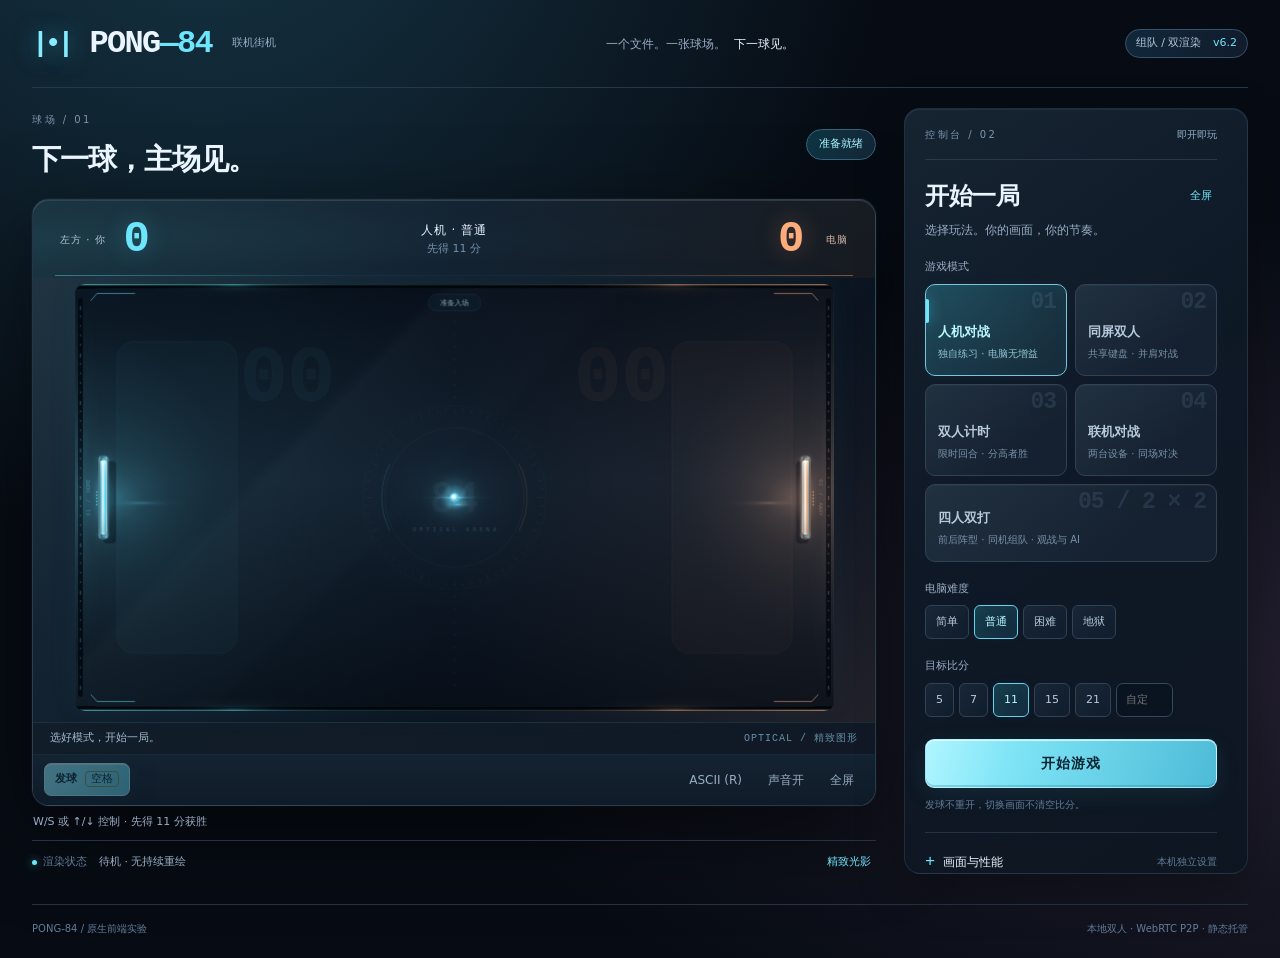
<file: history/v6.2/index.html>
<!doctype html>
<html lang="zh-CN" class="ascii-mode" data-phase="menu">
<head>
<meta charset="utf-8">
<meta name="viewport" content="width=device-width,initial-scale=1,viewport-fit=cover">
<meta name="theme-color" content="#070b13">
<meta name="description" content="PONG-84：精致光影球场与独立低开销 ASCII 双渲染，16:9 自适应原生全屏、移动端横屏提示、本地双人、四人团队双打、手动 WebRTC P2P 与云房间联机。">
<title>PONG-84 · 团队 AI 主动进攻 · 光学球场</title>
<style>:root{color-scheme:dark;--bg:#111713;--surface:#19201b;--card:#1d251f;--border:#333e35;--text:#ecf0e8;--muted:#a0aea0;--faint:#6f826f;--accent:#c6f18d;--accent-ink:#1b2812;--crt-color:#33ff33;--crt-bg:#051005;--crt-dim:rgba(51,255,51,.24);--crt-glow:transparent;--crt-soft:rgba(51,255,51,.08);--danger:#ffaaa0;--court-reserve:400px;font-family:system-ui,-apple-system,"Segoe UI","PingFang SC","Microsoft YaHei",sans-serif}
*{box-sizing:border-box}html,body{margin:0;min-height:100%;background:var(--bg);color:var(--text)}body{font-size:14px;line-height:1.5;overscroll-behavior-x:none}button,input,textarea,select{font:inherit}button{cursor:pointer;touch-action:manipulation}button,a{-webkit-tap-highlight-color:transparent}button:disabled{opacity:.4;cursor:not-allowed}button:focus-visible,input:focus-visible,textarea:focus-visible,select:focus-visible,summary:focus-visible,a:focus-visible{outline:2px solid var(--accent);outline-offset:3px}button:focus:not(:focus-visible){outline:none}[hidden],.hidden-section{display:none!important}h1,h2,h3,p{margin:0}h2{font-size:23px;font-weight:650;letter-spacing:-.5px}kbd{font:11px ui-monospace,Consolas,monospace;border:1px solid var(--border);padding:1px 5px;border-radius:4px;color:var(--muted);white-space:nowrap}a{color:inherit;text-decoration:none}input,textarea,select{min-width:0;color:var(--text);background:#111713;border:1px solid var(--border);border-radius:7px;padding:8px}textarea{resize:vertical;user-select:text}summary{cursor:pointer;list-style:none;user-select:none}summary::-webkit-details-marker{display:none}summary:before{content:'+';font:17px ui-monospace,monospace;color:var(--accent);margin-right:8px}details[open]>summary:before{content:'−'}
#app{max-width:1560px;padding:0 32px;margin:0 auto}.app-header{min-height:76px;display:flex;align-items:center;justify-content:space-between;gap:20px;border-bottom:1px solid var(--border)}.wordmark{display:flex;align-items:center;gap:12px;white-space:nowrap}.mark{font:bold 28px ui-monospace,monospace;color:var(--accent);letter-spacing:-4px;margin-right:7px}.wordmark strong{font:800 30px ui-monospace,Consolas,monospace;letter-spacing:-2px}.wordmark strong span{color:var(--accent)}.wordmark small{color:var(--muted);font-size:11px;margin-left:8px}.header-caption{font-size:12px;color:var(--muted)}.header-caption span{color:var(--text);margin-left:8px}.version-tag{border:1px solid var(--border);border-radius:20px;padding:5px 10px;color:var(--muted);font-size:11px;white-space:nowrap}.version-tag b{color:var(--accent);font-weight:500;margin-left:8px}
.game-shell{display:grid;grid-template-columns:minmax(0,1fr) 344px;gap:28px;padding:20px 0;outline:none;align-items:start}.arena-column{min-width:0}.arena-heading{display:flex;align-items:center;justify-content:space-between;margin-bottom:14px;gap:12px}.eyebrow{font-size:10px;letter-spacing:1.8px;color:var(--faint)}h1{font-size:clamp(18px,1.8vw,28px);font-weight:550;letter-spacing:-.7px;margin-top:5px}.session-phase{font-size:11px;white-space:nowrap;color:var(--accent);padding:5px 9px;background:#24301f;border-radius:4px}.arena-card{border:1px solid var(--border);border-radius:12px;background:var(--surface);overflow:hidden}.match-strip{height:64px;display:flex;align-items:center;justify-content:space-between;padding:10px 24px;gap:20px}.player-score{display:flex;align-items:center;gap:18px;min-width:115px}.player-score>span{color:var(--muted);font-size:11px}.player-score strong{font:500 38px/1 ui-monospace,Consolas,"Liberation Mono",monospace;min-width:30px;color:var(--text)}.player-score strong.active{color:var(--accent)}.player-score.right{flex-direction:row-reverse}.match-meta{text-align:center;display:flex;flex-direction:column;align-items:center;font-size:11px;color:var(--muted);gap:3px}.match-meta>span:first-child{color:var(--text)}.timer-display{display:none;font:13px ui-monospace,monospace}.timer-display.show{display:block}.timer-display.urgent{color:var(--danger)}.court-wrap{background:#080e09;display:flex;justify-content:center;align-items:center;padding:8px}.game-container{position:relative;width:min(100%,calc((100vh - var(--court-reserve))*16/9));width:min(100%,calc((100dvh - var(--court-reserve))*16/9));min-width:0;aspect-ratio:16/9;overflow:hidden;touch-action:none;outline:none;background:#080e09;border:1px solid #334235;contain:layout paint style}.game-container>canvas,.game-container>pre{position:absolute;inset:0;width:100%;height:100%;display:block;margin:0}#gameCanvas{background:var(--crt-bg)}#asciiScreen{display:none;white-space:pre;font-family:Consolas,"Liberation Mono","Courier New",monospace;font-weight:400;font-variant-ligatures:none;font-feature-settings:"liga" 0,"calt" 0;color:var(--crt-color);background:#080e09;overflow:hidden;user-select:none;pointer-events:none;contain:strict;text-align:left;direction:ltr}#asciiScreen>.ascii-row{display:block;white-space:pre;width:100%;height:var(--line-height);line-height:var(--line-height);contain:layout paint style}.ascii-mode #asciiScreen{display:block}.ascii-mode #gameCanvas{display:none}.ascii-mode .countdown,.ascii-mode .center-toast{display:none!important}.court-status{min-height:30px;display:flex;align-items:center;justify-content:space-between;gap:12px;padding:5px 16px;border-top:1px solid var(--border);font-size:11px;color:var(--muted)}.renderer-badge{font:10px ui-monospace,Consolas,monospace;white-space:nowrap;color:var(--faint)}.shield-row{display:flex;gap:8px;margin-left:auto}.shield{display:none;color:var(--accent);font-size:10px}.shield.active{display:block}.court-toolbar{display:flex;justify-content:space-between;align-items:center;gap:8px;border-top:1px solid var(--border);padding:6px 10px;flex-wrap:wrap}.toolbar-group{display:flex;align-items:center;gap:6px;flex-wrap:wrap}.tool-btn{background:transparent;color:var(--muted);border:1px solid transparent;border-radius:6px;padding:7px 9px;font-size:12px;min-height:34px;white-space:nowrap}.tool-btn:hover{background:#29342b;color:var(--text)}.tool-btn kbd{margin-left:4px}.btn{border:1px solid var(--accent);background:var(--accent);color:var(--accent-ink);font-weight:650;border-radius:7px;padding:10px 15px;font-size:13px;min-height:42px;white-space:normal}.btn:hover:not(:disabled){background:#d9f5b6;border-color:#d9f5b6}.btn.secondary{background:transparent;border-color:var(--border);color:var(--text);font-weight:450}.btn.secondary:hover:not(:disabled){background:#29342b;border-color:var(--faint)}.btn.small{font-size:11px;padding:7px 10px;min-height:33px}.btn kbd{color:inherit;border-color:#789650;margin-left:4px}.btn.primary{width:100%;padding:13px;font-size:14px;min-height:46px}.text-btn{border:0;background:none;color:var(--accent);font-size:11px;padding:5px}.text-btn:hover{text-decoration:underline}.arena-footer{display:flex;justify-content:space-between;gap:10px;padding:8px 1px 10px;color:var(--muted);font-size:11px}.rotate-hint{display:none;color:var(--faint)}.rotate-hint.show{display:block}.performance-strip{display:flex;align-items:center;gap:12px;border-top:1px solid var(--border);padding:8px 0;color:var(--faint);font-size:11px}.perf-label{display:flex;align-items:center;gap:6px;white-space:nowrap}.steady-dot{width:5px;height:5px;background:var(--accent);border-radius:50%}.performance-strip output{color:var(--muted);flex:1;font-variant-numeric:tabular-nums}.inline-notice{padding:10px 12px;background:#2d3020;border:1px solid #5b603c;border-radius:6px;color:#e8e4b7;font-size:12px}
.console-column{min-width:0;border-left:1px solid var(--border);padding-left:26px}.console-top{display:flex;justify-content:space-between;align-items:center;padding:3px 0 18px}.console-label{font-size:10px;color:var(--faint)}.menu-title-row{display:flex;align-items:center;justify-content:space-between;gap:8px}.muted{color:var(--muted);font-size:12px;margin-top:6px;line-height:1.7}.menu-panel.hidden{display:none!important}.section{margin-top:19px;min-width:0}.section-title{display:block;color:var(--muted);font-size:11px;margin-bottom:8px}.select-row{display:flex;gap:6px;flex-wrap:wrap}.select-row.compact{gap:5px}.choice{color:var(--muted);border:1px solid var(--border);background:var(--surface);border-radius:6px;padding:7px 10px;font-size:11px;min-height:34px}.choice:hover{color:var(--text);border-color:var(--faint)}.choice.selected{border-color:var(--accent);color:var(--accent);background:#26331f}.mode-grid{display:grid;grid-template-columns:1fr 1fr;gap:8px}.mode-card{text-align:left;position:relative;padding:12px 10px;min-height:84px;display:flex;flex-direction:column;justify-content:flex-end;gap:4px;border-radius:8px}.mode-card strong{font-size:13px;font-weight:600}.mode-card small{font-size:10px;color:var(--faint)}.mode-card.selected small{color:#abc09a}.mode-no{font:10px ui-monospace,monospace;position:absolute;top:8px;right:9px;color:var(--faint)}.score-input{width:57px;font-size:11px;text-align:center;padding:6px}.start-action{margin-top:22px}.small-note{color:var(--faint);font-size:10px;margin-top:8px;line-height:1.8}.settings-details{border-top:1px solid var(--border);margin-top:18px;padding-top:15px;font-size:12px}.settings-details>summary{display:flex;align-items:center;color:var(--text);min-height:28px}.settings-details>summary span{margin-left:auto;color:var(--faint);font-size:10px}.details-body{padding:0 0 5px}.details-body .section{margin-top:14px}.stats-report,.network-report{white-space:pre-wrap;word-break:break-word;font:11px/1.8 ui-monospace,Consolas,monospace;padding:12px;background:#0e150f;border-radius:6px;color:var(--muted);margin-top:12px}.console-bottom{border-top:1px solid var(--border);margin-top:20px;padding-top:15px;color:var(--muted);font-size:10px;line-height:1.8}.console-bottom span{color:var(--faint)}.playing-panel,.pause-panel{padding:7px 0 5px}.panel-symbol{display:block;font:30px/1.2 ui-monospace,monospace;letter-spacing:3px;color:var(--accent);margin:10px 0 22px}.pause-panel{display:none}.pause-panel.show{display:block}.actions{display:flex;flex-direction:column;gap:9px;margin-top:22px}.live-info{margin:24px 0}.live-info>div{border-bottom:1px solid var(--border);display:flex;justify-content:space-between;gap:12px;padding:12px 0;font-size:12px}.live-info span{color:var(--faint)}.live-info strong{font-weight:500;color:var(--text);text-align:right}.full-width{width:100%}.key-guide{margin:12px 0}.key-guide>div{margin:12px 0}.key-guide dt{font-size:12px}.key-guide dd{font-size:11px;color:var(--muted);margin:5px 0 0}.legend{display:grid;grid-template-columns:1fr 1fr;gap:10px;margin-top:14px;color:var(--muted);font-size:11px}.legend b{display:inline-block;color:var(--crt-color);font:14px ui-monospace,monospace;min-width:15px}
#onlineSection{border-top:1px solid var(--border);padding-top:17px}#transportChooser{display:grid;grid-template-columns:1fr 1fr}.network-caption,.online-info{font-size:11px;color:var(--muted);line-height:1.8;margin:10px 0;overflow-wrap:anywhere}.network-fields{border:0;margin:0;padding:0;min-width:0}.network-scope{display:flex;align-items:center;justify-content:space-between;gap:8px;font-size:11px;color:var(--muted);margin:12px 0}.network-scope select{font-size:10px;width:220px;max-width:80%;padding:8px 5px}.network-details{font-size:11px;border:1px solid var(--border);border-radius:6px;padding:9px 10px;margin:12px 0}.network-details summary{color:var(--muted)}.network-grid{display:grid;grid-template-columns:1fr 1fr;gap:10px}.network-grid .full{grid-column:1/-1}.network-grid label{display:flex;flex-direction:column;gap:5px;font-size:10px;color:var(--muted);min-width:0}.network-grid input,.network-grid textarea{width:100%;font-size:11px}.network-grid .check-label{display:flex;flex-direction:row;align-items:center}.network-grid .check-label input{width:auto;accent-color:var(--accent)}.network-divider{border-top:1px solid var(--border);padding-top:12px;font-size:10px;color:var(--muted);margin-bottom:12px}.connection-panel{margin-top:12px;min-width:0}.connection-guide{font-size:11px;color:var(--accent);padding:10px;border-left:2px solid var(--accent);background:#222d1e;line-height:1.8;margin-bottom:12px}.connection-status{font-size:11px;color:var(--muted);line-height:1.8;margin-top:10px;white-space:pre-wrap;overflow-wrap:anywhere}.online-actions{display:flex;gap:6px;flex-wrap:wrap;margin-top:8px}.online-code{width:100%;font:11px/1.6 ui-monospace,Consolas,monospace;margin-top:6px}.signal-code{height:100px;resize:vertical;overflow-wrap:anywhere}.cloud-room-code{text-align:center;font-size:28px;letter-spacing:12px;min-height:58px}#manualExchange label{display:block;color:var(--muted);font-size:11px;margin-top:12px}#manualChooser .choice,#onlineChooser .choice{flex:1}#networkReport{font-size:10px;padding:8px}
.touch-layer{position:absolute;inset:0;display:none;z-index:3;touch-action:none;user-select:none}.touch-layer.active{display:flex}.touch-half{flex:1;position:relative}.touch-cursor{display:none}.countdown{position:absolute;inset:0;display:grid;place-items:center;pointer-events:none;z-index:4}.countdown.hidden{display:none}.countdown span{font:700 72px ui-monospace,Consolas,monospace;color:var(--text);background:#111713;padding:0 18px;border:1px solid var(--border)}.center-toast{display:none;position:absolute;bottom:10px;left:50%;transform:translateX(-50%);color:var(--accent);font-size:12px;padding:5px 10px;background:#162219;z-index:4;pointer-events:none}.center-toast.show{display:block}.app-footer{display:flex;justify-content:space-between;padding:16px 0 22px;border-top:1px solid var(--border);color:var(--faint);font-size:10px;gap:12px}.noscript{padding:16px;background:#312319;color:#fff}

/* Base skin: minimal ASCII UI. Graphical enhancements are scoped separately below. */
@media(min-width:1100px){.console-column{max-height:calc(100dvh - 145px);overflow-y:auto;scrollbar-width:thin;scrollbar-color:var(--border) var(--bg);padding-right:4px}}
@media(max-width:1100px){#app{padding:0 20px}.game-shell{gap:18px;grid-template-columns:minmax(0,1fr) 305px}.console-column{padding-left:18px}.header-caption{display:none}.match-strip{padding:10px 16px}.player-score{gap:10px;min-width:80px}.player-score>span{font-size:10px}.court-toolbar{padding:8px}.tool-btn{padding:6px}.renderer-badge{font-size:9px}}
@media(max-width:800px) and (min-height:501px){#app{padding:0 14px}.app-header{min-height:74px}.wordmark strong{font-size:26px}.wordmark small{display:none}.game-shell{grid-template-columns:1fr;padding:20px 0;gap:22px;--court-reserve:270px}.console-column{border-left:0;border-top:1px solid var(--border);padding:20px 0 0}.arena-heading{margin-bottom:14px}.match-strip{height:74px}.player-score strong{font-size:36px}.performance-strip{padding:9px 0}.court-wrap{padding:8px}.console-top{padding-bottom:10px}.mode-card{min-height:79px;padding:12px 14px}.mode-card small{font-size:11px}.select-row.compact .choice{flex:1}.console-bottom{margin-top:16px}.app-footer{flex-direction:column;gap:3px}.arena-footer{padding:10px 0}.arena-footer p{font-size:10px}.settings-details{margin-top:16px}.game-shell:fullscreen{padding:12px}}
@media(max-width:500px){.version-tag{font-size:10px}.wordmark{gap:8px}.arena-heading h1{font-size:19px}.session-phase{font-size:10px;padding:4px 6px}.match-strip{gap:8px;padding:8px 12px}.match-meta{font-size:10px}.player-score{min-width:76px}.court-status{padding:5px 10px;gap:5px;font-size:10px}.renderer-badge{display:none}.toolbar-group{gap:3px}.tool-btn{font-size:10px;padding:5px 6px}.tool-btn kbd{display:none}.btn.small{font-size:10px;padding:6px 8px}.performance-strip{gap:8px;font-size:10px}.performance-strip .perf-label{font-size:10px}.console-column{padding-top:16px}}
@media(max-height:500px) and (orientation:landscape){:root{--court-reserve:165px}#app{padding:0 10px}.app-header{min-height:43px}.wordmark strong{font-size:21px}.mark{font-size:20px}.wordmark small,.header-caption,.app-footer,.arena-heading,.arena-footer,.console-bottom{display:none}.version-tag{font-size:9px;padding:3px 6px}.game-shell{padding:8px 0;gap:14px;grid-template-columns:minmax(0,1fr) 284px}.console-column{padding-left:13px;max-height:calc(100dvh - 60px);overflow-y:auto}.console-top{padding:0 0 9px}.match-strip{height:46px;padding:5px 14px}.player-score strong{font-size:28px}.match-meta{font-size:9px;gap:0}.court-wrap{padding:5px}.court-status{min-height:24px;font-size:10px;padding:3px 10px}.court-toolbar{padding:4px 7px}.tool-btn,.btn.small{min-height:28px;font-size:10px;padding:4px 7px}.tool-btn kbd{display:none}.performance-strip{padding:5px 1px;border:0;font-size:9px}.renderer-badge{font-size:9px}.console-top .eyebrow{font-size:9px}h2{font-size:20px}.section{margin-top:12px}.mode-card{min-height:68px;padding:8px}.mode-card strong{font-size:12px}.mode-card small{font-size:9px}.mode-no{top:5px;font-size:9px}.start-action{margin-top:15px}.settings-details{margin-top:12px;padding-top:10px}.app-header .wordmark{gap:6px}html[data-phase="playing"] .game-shell,html[data-phase="countdown"] .game-shell{grid-template-columns:1fr}html[data-phase="playing"] .console-column,html[data-phase="countdown"] .console-column{display:none}.countdown span{font-size:40px}.shield-row{gap:4px}.shield{font-size:9px}}
@media(prefers-reduced-motion:reduce){*{scroll-behavior:auto!important}}

.game-container{width:100%;max-width:var(--court-limit,100%)}
@media(max-height:500px) and (orientation:landscape){html[data-phase="playing"] .app-header,html[data-phase="countdown"] .app-header{display:none}}
/* v4: the graphical skin is isolated from the CPU-only ASCII skin. */
:root:not(.ascii-mode){--bg:#070b13;--surface:#0d1420;--card:#111d2b;--border:#253345;--text:#eaf5ff;--muted:#9aadc4;--faint:#627c98;--accent:#6de5fa;--accent-ink:#071923;--danger:#ffad95;--opponent:#ffa87b;color-scheme:dark}
:root:not(.ascii-mode) body{background:radial-gradient(ellipse at 16% 0%,#112839 0%,transparent 43%),radial-gradient(ellipse at 97% 65%,#201a2c 0%,transparent 45%),#070b13}
:root:not(.ascii-mode) .app-header{border-color:#263749;min-height:88px}
:root:not(.ascii-mode) .wordmark .mark{color:#85edff;text-shadow:0 0 22px #51defa88}
:root:not(.ascii-mode) .wordmark strong{letter-spacing:-1.7px;font-size:32px}
:root:not(.ascii-mode) .wordmark strong span{color:var(--accent)}
:root:not(.ascii-mode) .version-tag{border-color:#36546a;background:linear-gradient(115deg,#11283b,#111b2b);color:#b0c7db}
:root:not(.ascii-mode) .version-tag b{color:var(--accent)}
:root:not(.ascii-mode) .arena-heading{margin-bottom:18px}
:root:not(.ascii-mode) .eyebrow{color:#7c96b0;letter-spacing:2.5px}
:root:not(.ascii-mode) h1{font-size:clamp(22px,2.3vw,34px);font-weight:650;letter-spacing:-1px;margin-top:8px}
:root:not(.ascii-mode) .session-phase{border:1px solid #356478;background:linear-gradient(110deg,#0d3441,#142738);color:#abf4ff;padding:6px 12px;border-radius:20px}
:root:not(.ascii-mode) .arena-card{background:linear-gradient(145deg,#132235,#0c1421 50%,#171c29);border:1px solid #33475c;border-radius:18px;box-shadow:0 18px 70px #0007,0 0 0 1px #70c7ef0c,inset 0 1px 0 #d6efff14}
:root:not(.ascii-mode) .match-strip{height:78px;padding:12px 27px;background:linear-gradient(90deg,#142b3a99,transparent 40%,transparent 60%,#39281c55)}
:root:not(.ascii-mode) .player-score strong{font-size:44px;font-weight:600;color:var(--accent);text-shadow:0 0 25px #4bd7f14a}
:root:not(.ascii-mode) .player-score.right strong{color:var(--opponent);text-shadow:0 0 25px #ffaa784a}
:root:not(.ascii-mode) .player-score>span{letter-spacing:1px;color:#a6c2d7}
:root:not(.ascii-mode) .player-score.right>span{color:#d5b7a7}
:root:not(.ascii-mode) .match-meta{gap:2px;color:#7491ab}
:root:not(.ascii-mode) .court-wrap{padding:0 10px 10px;background:transparent}
:root:not(.ascii-mode) .game-container{border:1px solid #29465a;border-radius:10px;background:#060d19;box-shadow:0 0 35px #46d7ee0b,inset 0 0 20px #0005}
:root:not(.ascii-mode) .court-status{border-top:1px solid #233448;background:#0b1421;padding:7px 17px;color:#a3bcd0}
:root:not(.ascii-mode) .court-toolbar{padding:8px 11px;border-color:#223347;background:#101b29}
:root:not(.ascii-mode) .renderer-badge{color:#668fa6;letter-spacing:1px}
:root:not(.ascii-mode) .console-column{background:linear-gradient(150deg,#152133ba,#0b1320dc);border:1px solid #2a3b50;border-radius:16px;padding:18px 20px 21px;box-shadow:0 14px 35px #0003}
:root:not(.ascii-mode) .console-top{padding:0 0 17px;border-bottom:1px solid #29394c;margin-bottom:18px}
:root:not(.ascii-mode) .console-label{color:#92b2c7}
:root:not(.ascii-mode) h2{font-size:24px;font-weight:650;letter-spacing:-.5px}
:root:not(.ascii-mode) .choice{background:linear-gradient(135deg,#192637,#101d2c);border:1px solid #314255;color:#b7cadc;transition:border-color .15s,background .15s,box-shadow .15s}
:root:not(.ascii-mode) .choice:hover{border-color:#6b9fb5;color:#e8fcff;box-shadow:0 0 14px #63e6ff16}
:root:not(.ascii-mode) .choice.selected{background:linear-gradient(135deg,#163e4c,#14283a);border-color:#67d2eb;color:#baf7ff;box-shadow:inset 0 0 15px #3ec9f00c,0 0 13px #39a1d00c}
:root:not(.ascii-mode) .mode-card{min-height:92px;padding:14px 12px;border-radius:10px}
:root:not(.ascii-mode) .mode-card.selected::after{content:'';width:4px;height:24px;border-radius:4px;background:var(--accent);position:absolute;left:-1px;top:14px;box-shadow:0 0 14px #69e7ff88}
:root:not(.ascii-mode) .mode-card small{color:#7992aa;font-size:10px}
:root:not(.ascii-mode) .mode-card.selected small{color:#91c4d0}
:root:not(.ascii-mode) .mode-no{color:#7597b0}
:root:not(.ascii-mode) .btn{border:1px solid #b4f5ff;background:linear-gradient(105deg,#8aeeff,#59cce7);color:#062432;box-shadow:0 3px 17px #29c4eb18,inset 0 1px 0 #fff8;transition:background .15s,box-shadow .15s}
:root:not(.ascii-mode) .btn:hover:not(:disabled){background:linear-gradient(105deg,#b1f6ff,#88def0);border-color:#caf7ff;box-shadow:0 5px 22px #4de3ff33}
:root:not(.ascii-mode) .btn.secondary{background:linear-gradient(120deg,#1b2c3c,#132133);border:1px solid #395065;color:#d1e5f1;box-shadow:inset 0 1px 0 #ffffff08}
:root:not(.ascii-mode) .btn.secondary:hover:not(:disabled){background:#253c51;border-color:#6897b0}
:root:not(.ascii-mode) .btn.primary{font-weight:750;letter-spacing:1px;border-radius:9px;min-height:48px}
:root:not(.ascii-mode) .tool-btn:hover{background:#203548;color:#c4f7ff}
:root:not(.ascii-mode) input,:root:not(.ascii-mode) textarea,:root:not(.ascii-mode) select{background:#0a1421;border-color:#33495e;color:#d8eaff}
:root:not(.ascii-mode) .stats-report,:root:not(.ascii-mode) .network-report{background:#080f1c;color:#9eb8ce;border:1px solid #22344a}
:root:not(.ascii-mode) .connection-guide{background:#11313e;border-color:#72dff3}
:root:not(.ascii-mode) .steady-dot{box-shadow:0 0 8px #6de5fa99}
:root:not(.ascii-mode) .countdown span{font:800 clamp(64px,10vw,120px)/1 ui-monospace,monospace;background:none;border:none;padding:0;color:#ecfcff;text-shadow:0 0 22px #79eaff99,0 0 85px #45cdf455;animation:countPulse .65s ease-out}
:root:not(.ascii-mode) .center-toast{background:linear-gradient(110deg,#163242ee,#131f31ee);border:1px solid #587e91;color:#baf0ff;border-radius:22px;padding:6px 15px;bottom:38px;box-shadow:0 3px 20px #0005;letter-spacing:1px}
:root:not(.ascii-mode) .panel-symbol{color:#b6f3ff;text-shadow:0 0 24px #55c9e366}
:root:not(.ascii-mode) .inline-notice{color:#cceaff;border-color:#3b607a;background:#13263c}
@keyframes countPulse{from{opacity:.4;transform:scale(.85)}to{opacity:1;transform:scale(1)}}
/* Fullscreen is the native Fullscreen API, never a CSS-only imitation. */
#gameShell.immersive{position:fixed!important;inset:0!important;display:block!important;width:100vw!important;height:100vh!important;height:100dvh!important;max-width:none!important;max-height:none!important;margin:0!important;padding:0!important;overflow:hidden!important;background:#050a12!important;gap:0!important;border:0!important;border-radius:0!important}
#gameShell::backdrop{background:#050a12}
#gameShell.immersive .arena-column,#gameShell.immersive .arena-card,#gameShell.immersive .court-wrap{position:absolute!important;inset:0!important;display:block!important;width:100%!important;height:100%!important;min-width:0!important;max-width:none!important;min-height:0!important;max-height:none!important;aspect-ratio:auto!important;margin:0!important;padding:0!important;border:0!important;border-radius:0!important;box-shadow:none!important}
#gameShell.immersive .arena-heading,#gameShell.immersive .match-strip,#gameShell.immersive .court-status,#gameShell.immersive .court-toolbar,#gameShell.immersive .arena-footer,#gameShell.immersive .performance-strip{display:none!important}
#gameShell.immersive .console-column{display:none!important}
#gameShell.immersive.immersive-menu .console-column{display:block!important;position:absolute;z-index:22;left:50%;top:50%;transform:translate(-50%,-50%);width:min(480px,calc(100% - 40px));max-height:calc(100% - 66px)!important;margin:0;overflow:auto;border:1px solid var(--border);border-radius:16px;padding:22px 25px;background:var(--surface);scrollbar-width:thin;overscroll-behavior:contain;box-shadow:0 20px 90px #000b}
:root:not(.ascii-mode) #gameShell.immersive.immersive-menu .console-column{border-color:#416079;background:linear-gradient(140deg,#142438f5,#0b1627f5);backdrop-filter:blur(18px)}
#gameShell.immersive.immersive-menu .console-column .console-top{display:flex!important}
#gameShell.immersive .inline-notice{position:absolute;bottom:80px;left:50%;transform:translateX(-50%);width:min(520px,90%);z-index:30}
.immersive-hud,.immersive-controls,.immersive-reveal,.immersive-hint{display:none}
#gameShell.immersive .immersive-hud{position:absolute;z-index:6;top:max(18px,env(safe-area-inset-top));left:50%;transform:translateX(-50%);display:flex;align-items:center;gap:30px;pointer-events:none;color:#ddf5ff}
.immersive-score{display:flex;align-items:center;gap:18px;font:650 clamp(28px,5vh,54px)/1 ui-monospace,monospace;color:var(--accent)}
.immersive-score.right{flex-direction:row-reverse;color:var(--opponent,#efa873)}
.immersive-score small{font:11px/1.4 system-ui,sans-serif;color:#99c0d4;letter-spacing:1px;max-width:105px}
.immersive-score.right small{color:#d4b59d}
.immersive-center{text-align:center;min-width:76px;display:flex;flex-direction:column;gap:2px;font-size:11px;color:#afc7d7}
.immersive-center b{font:600 11px/1.6 ui-monospace,monospace;letter-spacing:3px;color:#7895a9}
#gameShell.immersive .immersive-hint{position:absolute;z-index:6;bottom:max(12px,env(safe-area-inset-bottom));left:50%;transform:translateX(-50%);display:block;max-width:80%;text-align:center;font-size:11px;color:#a0b9cc;pointer-events:none;letter-spacing:.5px;text-shadow:0 1px 4px #000}
#gameShell.immersive .immersive-reveal{display:block;position:absolute;right:max(18px,env(safe-area-inset-right));top:max(18px,env(safe-area-inset-top));z-index:24;border:1px solid #7094a955;background:#0c1a2788;color:#b2cfdf;font-size:18px;border-radius:9px;padding:5px 11px;opacity:.38;min-width:42px;min-height:34px}
#gameShell.immersive .immersive-reveal:hover,#gameShell.immersive .immersive-reveal:focus-visible,#gameShell.immersive.controls-visible .immersive-reveal{opacity:1}
#gameShell.immersive .immersive-controls{display:flex;align-items:center;justify-content:center;flex-wrap:wrap;gap:6px;position:absolute;left:50%;bottom:max(38px,env(safe-area-inset-bottom));transform:translateX(-50%);z-index:25;max-width:calc(100% - 28px);width:max-content;padding:8px;border:1px solid #41566a;border-radius:12px;background:#0b1626e8;box-shadow:0 6px 30px #0009;backdrop-filter:blur(14px);visibility:hidden;opacity:0;pointer-events:none;transition:opacity .18s,visibility .18s}
#gameShell.immersive.controls-visible .immersive-controls{visibility:visible;opacity:1;pointer-events:auto}
.immersive-controls button{border:1px solid #354b61;background:#16283b;border-radius:7px;color:#c4deed;min-height:36px;padding:7px 12px;font-size:12px}
.immersive-controls button:hover{background:#25425b;border-color:#769eb4}
.immersive-controls button:last-child{background:#21526a;color:#cbf5ff;border-color:#5898b1}
#gameShell.immersive.immersive-menu .immersive-hud,#gameShell.immersive.immersive-menu .immersive-hint{opacity:.22}
:root.ascii-mode #gameShell.immersive .immersive-hud,:root.ascii-mode #gameShell.immersive .immersive-hint{display:none!important}
:root.ascii-mode #gameShell.immersive.immersive-menu .console-column{border-radius:4px;box-shadow:none}
:root.ascii-mode .immersive-controls{background:var(--surface)!important;border-radius:4px!important;box-shadow:none!important;backdrop-filter:none!important;transition:none!important}
:root.ascii-mode .immersive-controls button{background:var(--card);color:var(--text);border:1px solid var(--border);border-radius:2px}
:root.ascii-mode .immersive-reveal{background:var(--bg)!important;color:var(--text)!important;border-radius:2px!important;border-color:var(--border)!important;top:auto!important;bottom:calc(var(--ascii-row-height, 30px) + 5px)!important;right:8px!important;font-size:12px!important;padding:2px 7px!important;min-height:26px!important}
/* Switching from graphics to ASCII removes every graphical skin/effect at once. */
:root.ascii-mode *,:root.ascii-mode *::before,:root.ascii-mode *::after{animation:none!important;transition:none!important;box-shadow:none!important;text-shadow:none!important;filter:none!important;backdrop-filter:none!important;will-change:auto!important}
@media(min-width:1100px){:root:not(.ascii-mode) .console-column{max-height:calc(100dvh - 134px);scrollbar-gutter:stable}}
@media(max-width:1100px){:root:not(.ascii-mode) .console-column{padding:15px}:root:not(.ascii-mode) .match-strip{padding:10px 17px}:root:not(.ascii-mode) .mode-card{min-height:83px}}
@media(max-width:800px) and (min-height:501px){:root:not(.ascii-mode) .app-header{min-height:74px}:root:not(.ascii-mode) .wordmark strong{font-size:27px}:root:not(.ascii-mode) .console-column{padding:20px}:root:not(.ascii-mode) .court-wrap{padding:0 6px 6px}:root:not(.ascii-mode) .game-shell{gap:20px}:root:not(.ascii-mode) .match-strip{height:70px}:root:not(.ascii-mode) .player-score strong{font-size:37px}}
@media(max-width:500px){:root:not(.ascii-mode) .arena-heading{margin-bottom:14px}:root:not(.ascii-mode) .arena-heading h1{font-size:21px}:root:not(.ascii-mode) .session-phase{font-size:9px;padding:4px 8px}:root:not(.ascii-mode) .court-toolbar{padding:7px}:root:not(.ascii-mode) .court-status{padding:6px 10px}:root:not(.ascii-mode) .player-score{gap:8px;min-width:76px}:root:not(.ascii-mode) .player-score strong{font-size:32px}.immersive-score{gap:8px}.immersive-score small{font-size:9px;max-width:58px}#gameShell.immersive .immersive-hud{gap:14px;top:18px;width:75%;justify-content:center}.immersive-center{min-width:55px;font-size:10px}.immersive-center b{font-size:9px;letter-spacing:1px}#gameShell.immersive .immersive-reveal{right:8px;top:12px;min-width:32px;padding:4px 8px}#gameShell.immersive.immersive-menu .console-column{width:calc(100% - 28px);padding:18px;max-height:calc(100% - 84px)!important}.immersive-controls button{font-size:11px;padding:6px 9px}}
@media(max-height:500px) and (orientation:landscape){:root:not(.ascii-mode) .app-header{min-height:43px}:root:not(.ascii-mode) .wordmark strong{font-size:21px}:root:not(.ascii-mode) .console-column{padding:12px}:root:not(.ascii-mode) .console-top{padding:0 0 8px;margin-bottom:10px}:root:not(.ascii-mode) .match-strip{height:45px}:root:not(.ascii-mode) .player-score strong{font-size:29px}:root:not(.ascii-mode) .court-wrap{padding:0 5px 5px}:root:not(.ascii-mode) .court-toolbar{padding:4px 7px}:root:not(.ascii-mode) .mode-card{min-height:68px;padding:10px}:root:not(.ascii-mode) .arena-card{border-radius:10px}.immersive-score{font-size:31px}.immersive-score small{font-size:10px}#gameShell.immersive .immersive-hud{top:10px;gap:20px}#gameShell.immersive .immersive-reveal{top:9px;right:10px}#gameShell.immersive .immersive-hint{font-size:10px;bottom:7px}#gameShell.immersive .immersive-controls{bottom:24px}}
@media(prefers-reduced-motion:reduce){:root:not(.ascii-mode) *,:root:not(.ascii-mode) *::before,:root:not(.ascii-mode) *::after{animation:none!important;transition:none!important}}

/* 4.1 / contained 16:9 native fullscreen + optical glass skin. */
/* Parent fills the monitor. Only the 16:9 court is contained; unused pixels stay black. */
#gameShell.immersive{background:#020409!important}
#gameShell::backdrop{background:#020409}
#gameShell.immersive .court-wrap{
  display:flex!important;align-items:center!important;justify-content:center!important;
  padding:env(safe-area-inset-top,0px) env(safe-area-inset-right,0px) env(safe-area-inset-bottom,0px) env(safe-area-inset-left,0px)!important;
  background:#020409!important;
}
#gameShell.immersive .game-container{
  position:relative!important;inset:auto!important;flex:0 0 auto;
  width:var(--full-court-width,min(100vw,calc(100vh * 16 / 9)))!important;
  height:var(--full-court-height,min(100vh,calc(100vw * 9 / 16)))!important;
  min-width:0!important;max-width:none!important;min-height:0!important;max-height:none!important;
  margin:0!important;padding:0!important;aspect-ratio:16/9!important;border:0!important;border-radius:0!important;
  box-shadow:none!important;
}
.game-container{container-type:size}
/* The canvas and pointer zones share one content rectangle, including after rotation. */
:root:not(.ascii-mode) .game-container{border:0;outline:1px solid #40637570;outline-offset:-1px}
:root.ascii-mode .game-container{border:0;outline:1px solid var(--border);outline-offset:-1px}
#gameShell.immersive .game-container{outline:none!important}
:root:not(.ascii-mode) body{
  background:radial-gradient(ellipse at 16% -20%,#173849 0%,transparent 46%),radial-gradient(ellipse at 110% 70%,#241f30 0%,transparent 48%),#070c14;
}
:root:not(.ascii-mode) .arena-card{
  background:linear-gradient(135deg,#223744 0%,#142433 30%,#0b1420 65%,#26242c);
  border-color:#5e80944d;border-radius:17px;
  box-shadow:0 28px 85px #0008,0 0 1px 1px #c2edff0c,inset 0 1px 0 #d7eeff2b,inset 0 -1px 0 #0008;
}
:root:not(.ascii-mode) .match-strip{
  position:relative;background:radial-gradient(ellipse at 0% 50%,#4be0ff0a,transparent 60%),linear-gradient(90deg,#14334080,#13213020 50%,#372a2045);
}
:root:not(.ascii-mode) .match-strip::after{
  content:'';position:absolute;left:22px;right:22px;bottom:2px;height:1px;
  background:linear-gradient(90deg,var(--accent),#91c6da16 38%,#91c6da16 62%,var(--opponent));opacity:.4;
}
:root:not(.ascii-mode) .player-score strong{font-weight:650;font-variant-numeric:tabular-nums;letter-spacing:-2px}
:root:not(.ascii-mode) .player-score>span{font-size:10px;color:#b3c5d3}
:root:not(.ascii-mode) .match-meta>span:first-child{font-size:12px;letter-spacing:1px}
:root:not(.ascii-mode) .court-wrap{padding:6px 11px 11px}
:root:not(.ascii-mode) .court-status{background:linear-gradient(90deg,#111d29,#101925);border-top-color:#89b5cd1f}
:root:not(.ascii-mode) .court-toolbar{background:linear-gradient(180deg,#142332,#0f1b28);border-color:#4c728828}
:root:not(.ascii-mode) .console-column{
  background:linear-gradient(145deg,#1a2b3acc,#0f1927ee 45%,#0d1621f2);border-color:#68849a35;
  box-shadow:inset 0 1px 0 #d0eeff10,0 16px 48px #0004;
}
:root:not(.ascii-mode) .mode-card{overflow:hidden;background:linear-gradient(140deg,#213140,#152130 70%);box-shadow:inset 0 1px 0 #e0f8ff08}
:root:not(.ascii-mode) .mode-card.selected{background:radial-gradient(ellipse at 0 0,#55dffa16,transparent 80%),linear-gradient(130deg,#1b404f,#172b3a);border-color:#77c7db}
:root:not(.ascii-mode) .mode-card .mode-no{font-size:23px;top:4px;right:10px;opacity:.17;letter-spacing:-1px;font-weight:700}
:root:not(.ascii-mode) .btn.primary{
  background:linear-gradient(105deg,#b0f6ff 0%,#7ee4f6 30%,#4ebbd7 100%);border-color:#bef7ffb5;
  box-shadow:0 6px 24px #42cfee1a,inset 0 1px 0 #ffffffad,inset 0 -2px 0 #20718a42;
}
:root:not(.ascii-mode) .btn.primary:hover{background:linear-gradient(105deg,#d3faff,#90eafa 65%,#6ad1e8);box-shadow:0 7px 30px #42cfee33,inset 0 1px 0 #fff}
#gameShell.immersive .immersive-hud{
  top:3.4%;gap:23px;padding:10px 22px;border:1px solid #99c6dc28;border-radius:16px;
  background:linear-gradient(135deg,#153041b8,#0a1727cc 55%,#2c2928a6);
  box-shadow:0 6px 26px #0003,inset 0 1px 0 #e0f5ff0e;
  width:max-content;max-width:86%;
}
.immersive-score{gap:12px;font-size:clamp(20px,4vh,44px);font-variant-numeric:tabular-nums}
.immersive-score strong{letter-spacing:-1px;font-weight:650}
.immersive-score small{font-size:10px}
.immersive-center b{font-size:9px;letter-spacing:2px;color:#a5c2d1}
.immersive-center span{font-size:10px;color:#708ea3}
#gameShell.immersive .immersive-reveal{top:3.4%;right:2%;min-height:32px;min-width:38px}
#gameShell.immersive .immersive-hint{bottom:3.2%;font-size:10px}
#gameShell.immersive .immersive-controls{bottom:10%;backdrop-filter:blur(12px);background:#0d1c2bee}
/* Scale HUD by court size rather than monitor size when there are letterbox bars. */
@supports(font-size:1cqh){
  #gameShell.immersive .immersive-hud{gap:clamp(8px,3.5cqh,25px);padding:clamp(5px,1.5cqh,11px) clamp(10px,3.4cqh,24px)}
  .immersive-score{font-size:clamp(17px,6.4cqh,48px);gap:clamp(7px,1.8cqh,14px)}
  .immersive-score small{font-size:clamp(8px,1.5cqh,11px)}
  .immersive-center b{font-size:clamp(7px,1.45cqh,11px)}
  .immersive-center span{font-size:clamp(8px,1.55cqh,11px)}
  #gameShell.immersive .immersive-hint{font-size:clamp(8px,1.5cqh,11px)}
}
/* A dismissible mobile hint, in-flow normally and inside the native full-screen subtree. */
.orientation-tip{
  display:flex;align-items:center;gap:12px;padding:13px 15px;margin:0 0 16px;
  border:1px solid var(--border);border-radius:9px;background:var(--surface);color:var(--text);
  font-size:12px;line-height:1.5;position:relative;
}
.orientation-copy{flex:1;min-width:0}
.orientation-copy strong{display:block;font-size:13px;font-weight:600}
.orientation-copy p{color:var(--muted);font-size:11px;margin-top:3px}
.orientation-symbol{width:35px;height:40px;flex:0 0 auto;color:var(--accent);display:grid;place-items:center}
.orientation-symbol svg{width:34px;height:34px}
.orientation-ascii{display:none;font:12px monospace;white-space:nowrap}
.orientation-action{border:1px solid var(--border);background:var(--card);color:var(--accent);border-radius:6px;padding:6px 9px;font-size:11px;min-height:34px;white-space:nowrap}
.orientation-close{border:0;background:none;color:var(--muted);min-width:28px;min-height:32px;font-size:18px;padding:2px;align-self:flex-start}
.orientation-close:hover{color:var(--text)}
:root:not(.ascii-mode) .orientation-tip{
  background:linear-gradient(115deg,#173644ed,#112535ed);border-color:#508ca16b;box-shadow:inset 0 1px 0 #c1efff0c;
}
:root:not(.ascii-mode) .orientation-copy strong{color:#c4f6ff}
:root:not(.ascii-mode) .orientation-action{background:#1c4152;border-color:#406d7f;color:#c0f4ff}
:root.ascii-mode .orientation-symbol svg{display:none}
:root.ascii-mode .orientation-ascii{display:inline}
:root.ascii-mode .orientation-tip{border-radius:4px}
#gameShell.immersive .orientation-tip{
  position:absolute;z-index:40;top:max(12px,env(safe-area-inset-top));left:50%;transform:translateX(-50%);
  width:min(540px,calc(100% - 24px));margin:0;box-shadow:none;
}
#gameShell.immersive.portrait-hint-visible.immersive-menu .console-column{
  top:126px;transform:translateX(-50%);max-height:calc(100% - 146px)!important;
}
@media(max-width:500px){
  .orientation-tip{padding:11px 10px;gap:8px}.orientation-copy p{font-size:10px}.orientation-copy strong{font-size:12px}
  .orientation-symbol{width:28px}.orientation-symbol svg{width:27px}.orientation-action{padding:5px 7px;font-size:10px}
  .orientation-close{min-width:22px}
  #gameShell.immersive .immersive-hud{width:max-content;max-width:80%;gap:9px;top:4%;border-radius:9px}
  .immersive-score small{display:none}
  #gameShell.immersive .immersive-reveal{top:4%;right:2%;min-width:28px;min-height:28px;font-size:14px;padding:2px 7px}
  #gameShell.immersive .immersive-controls{gap:4px;padding:5px;max-width:96%;bottom:10%}
  .immersive-controls button{font-size:10px;padding:5px 7px;min-height:30px}
}
@media(max-height:500px) and (orientation:landscape){
  :root:not(.ascii-mode) .court-wrap{padding:3px 6px 6px}
  #gameShell.immersive .immersive-hud{top:3%;border-radius:9px}
}
@media(prefers-reduced-motion:reduce){:root:not(.ascii-mode) .countdown span{animation:none}}

/* Four-player lobby. No animated filters, canvases or shadow layers in ASCII. */
.mode-card[data-value="doubles"]{grid-column:1/-1;min-height:78px!important}.doubles-panel{margin-top:18px;padding-top:18px;border-top:1px solid var(--border)}
.d4-heading{display:flex;align-items:center;justify-content:space-between;gap:10px;margin-bottom:12px}.d4-heading h3{font-size:17px;letter-spacing:-.3px}.d4-count{font:700 14px ui-monospace,monospace;color:var(--accent);white-space:nowrap}
.d4-name{display:flex;flex-direction:column;gap:5px;color:var(--muted);font-size:11px;margin-bottom:10px}.d4-name input{width:100%}
.d4-actions{display:flex;gap:6px;flex-wrap:wrap;margin-top:10px}.d4-actions>.btn{flex:1}.d4-roster{display:grid;grid-template-columns:1fr 1fr;gap:8px;margin-top:14px}
.d4-seat{min-width:0;display:flex;flex-direction:column;gap:4px;position:relative;padding:11px 9px;min-height:110px;border:1px solid var(--border);border-left:3px solid var(--accent);border-radius:8px;background:var(--surface);text-align:left;color:var(--text)}
.d4-seat.team-b{border-left-color:var(--opponent,#d3ba90)}.d4-seat:disabled{opacity:1;cursor:default}.d4-seat.is-mine{outline:1px solid var(--accent);outline-offset:2px}.d4-seat.is-ready .d4-seat-state{color:var(--accent)}
.d4-seat strong{font:600 12px ui-monospace,monospace;color:var(--accent)}.d4-seat.team-b strong{color:var(--opponent,#d3ba90)}.d4-seat-name{font-size:12px;font-weight:600;overflow-wrap:anywhere}.d4-seat-state{font-size:10px;color:var(--muted)}.d4-seat-meta{font-size:9px;color:var(--faint);margin-top:auto}
.d4-notice{font-size:11px;line-height:1.8;color:var(--muted);padding:10px 11px;background:var(--surface);border:1px solid var(--border);border-radius:7px;margin:12px 0;overflow-wrap:anywhere}
.d4-join{margin-top:12px}.d4-join label,.d4-card label{display:block;font-size:10px;color:var(--muted);margin:8px 0 4px}.d4-code{display:block;width:100%;min-height:76px;max-height:200px;font:10px/1.5 ui-monospace,monospace;word-break:break-all}.d4-room-code{font:700 30px ui-monospace,monospace;text-align:center;letter-spacing:.3em;width:100%;margin-top:10px}
.d4-card{border:1px solid var(--border);border-radius:8px;margin-top:10px;padding:10px}.d4-card>summary{font-size:11px;line-height:1.8}.d4-card-state{display:block;padding-left:18px;color:var(--faint);font-size:10px}.d4-swap{padding:10px;border:1px solid var(--accent);border-radius:8px;font-size:11px;margin-top:12px}
.d4-live-roster{font-size:10px;line-height:1.9;color:var(--muted);margin:10px 0;overflow-wrap:anywhere}.d4-panel-note{font-size:10px;line-height:1.8;color:var(--faint);margin-top:10px}
:root:not(.ascii-mode) .d4-seat{background:linear-gradient(150deg,#15323d70,#142031);border-top-color:#395064}
:root:not(.ascii-mode) .d4-seat.team-b{background:linear-gradient(150deg,#3c2b2270,#142031)}
:root:not(.ascii-mode) .d4-seat.is-mine{box-shadow:0 0 15px #69d5ed12,inset 0 1px 0 #c7f8ff0c}
.ascii-mode .d4-seat,.ascii-mode .d4-card,.ascii-mode .d4-notice{box-shadow:none;background:var(--surface)}
@media(max-width:800px){.d4-seat{min-height:98px}.d4-roster{gap:10px}.d4-actions>.btn{min-height:40px}.d4-code{font-size:12px}}

.d4-room-open #modeSection,.d4-room-open #onlineSection,.d4-room-open #menuOverlay>.small-note,.d4-room-open #menuSub{display:none!important}
.d4-room-open .doubles-panel{margin-top:14px;padding-top:14px}

.team-input-grid{display:grid;grid-template-columns:1fr 1fr;gap:8px}.team-input-grid input,.team-input-grid select{min-width:0;width:100%;padding:9px 8px;border:1px solid var(--border);border-radius:6px;background:var(--surface);color:var(--text);font-size:12px}.team-switches{display:flex;gap:10px;flex-wrap:wrap;font-size:11px;color:var(--muted);padding:4px 0 8px}.team-switches label{display:flex;gap:5px;align-items:center}.d4-spectators,.d4-mesh{border:1px solid var(--border);padding:10px;border-radius:7px;margin-top:10px;font-size:11px}.d4-spectators p{margin-top:6px;color:var(--muted);line-height:1.6;overflow-wrap:anywhere}.d4-mesh strong{font-size:11px;color:var(--accent)}.d4-tools-toggle{margin:4px 0}.d4-seat.is-bot{border-left-style:dashed}.d4-panel-note p{margin:8px 0;line-height:1.7}.ascii-mode .d4-mesh,.ascii-mode .d4-spectators{box-shadow:none;background:var(--surface);filter:none}.team-input-grid [hidden]{display:none!important}

</style>
</head>
<body>
<noscript><div class="noscript">需要启用 JavaScript 才能运行游戏。游戏不需要安装，也不需要摄像头或麦克风。</div></noscript>
<main id="app">
  <header class="app-header">
    <a class="wordmark" href="#app" aria-label="PONG-84 首页"><span class="mark">|•|</span><strong>PONG<span>—84</span></strong><small>联机街机</small></a>
    <div class="header-caption">一个文件。一张球场。<span>下一球见。</span></div>
    <span class="version-tag">组队 / 双渲染 <b>v6.2</b></span>
  </header>
  <section id="gameShell" class="game-shell" tabindex="-1" aria-label="PONG-84 游戏与控制台">
    <div class="arena-column">
      <aside id="rotateHint" class="orientation-tip" role="status" aria-live="polite" aria-hidden="true" hidden>
        <span class="orientation-symbol" aria-hidden="true"><svg viewBox="0 0 40 40" fill="none" stroke="currentColor" stroke-width="1.4"><rect x="13" y="5" width="14" height="24" rx="3" transform="rotate(65 20 20)"/><path d="M7 15A14 14 0 0 1 31 9m0-5v5h-5M33 25A14 14 0 0 1 9 31m0 5v-5h5"/><path d="M18 25h4" transform="rotate(65 20 20)"/></svg><span class="orientation-ascii">[ &gt; ]</span></span>
        <div class="orientation-copy"><strong>建议横屏游玩</strong><p>将设备横放，获得更大的 16:9 球场。也可继续竖屏；提示不暂停对局。</p></div>
        <button id="rotateFullscreenBtn" class="orientation-action" type="button">全屏游玩</button>
        <button id="rotateDismissBtn" class="orientation-close" type="button" aria-label="暂时收起横屏提示" title="暂时收起">×</button>
      </aside>

      <div class="arena-heading"><div><span class="eyebrow">球场 / 01</span><h1>下一球，主场见。</h1></div><span id="sessionPhase" class="session-phase" role="status">准备就绪</span></div>
      <div class="arena-card">
        <div class="match-strip">
          <div class="player-score"><span id="playerLeftName">左方 · 你</span><strong id="scoreLeft">0</strong></div>
          <div class="match-meta"><span id="modeBadge">人机 · 普通</span><span id="matchGoal">先得 11 分</span><span id="timerDisplay" class="timer-display">00:30</span></div>
          <div class="player-score right"><span id="playerRightName">电脑</span><strong id="scoreRight">0</strong></div>
        </div>
        <div class="court-wrap">
          <div id="gameContainer" class="game-container" tabindex="-1">
            <canvas id="gameCanvas" width="1" height="1" aria-label="PONG-84 图形游戏画面" aria-hidden="true"></canvas>
            <pre id="asciiScreen" role="img" aria-label="PONG-84 ASCII 字符球场，井号为球拍，@ 为球；比分和状态由首尾字符行显示" aria-live="off"></pre>
            <div class="touch-layer single" id="touchSingle" aria-label="拖动控制球拍，松手发球"><div class="touch-zone"></div><div class="touch-cursor" data-cursor="local"></div></div>
            <div class="touch-layer dual" id="touchDual" aria-label="左右半屏分别拖动各自球拍">
              <div class="touch-half" data-side="left"><div class="touch-cursor" data-cursor="left"></div></div>
              <div class="touch-half" data-side="right"><div class="touch-cursor" data-cursor="right"></div></div>
            </div>
            <div id="countdown" class="countdown hidden" aria-live="polite"><span id="countdownText">3</span></div>

            <div class="immersive-hud" aria-hidden="true">
              <div class="immersive-score"><small id="fsLeftName">左方 · 你</small><strong id="fsScoreLeft">0</strong></div>
              <div class="immersive-center"><b>PONG — 84</b><span id="fsMatchMeta">先得 11 分</span></div>
              <div class="immersive-score right"><small id="fsRightName">电脑</small><strong id="fsScoreRight">0</strong></div>
            </div>
            <div id="fsStatus" class="immersive-hint" aria-live="off"></div>
            <button id="fsRevealBtn" class="immersive-reveal" type="button" aria-label="展开全屏控制栏" aria-controls="fsControls" aria-expanded="false" title="全屏控制">⋯</button>
            <nav id="fsControls" class="immersive-controls" aria-label="全屏控制栏" aria-hidden="true" inert>
              <button id="fsPauseBtn" type="button">暂停 P</button>
              <button id="fsRenderBtn" type="button">ASCII R</button>
              <button id="fsQualityBtn" type="button">精致画质</button>
              <button id="fsSoundBtn" type="button">声音开</button>
              <button id="fsMenuBtn" type="button">返回菜单</button>
              <button id="fsExitBtn" type="button">退出全屏 F</button>
            </nav>
            <div id="curveToast" class="center-toast curve">变轨球</div><div id="cheatToast" class="center-toast cheat">玩家辅助已开启</div>
          </div>
        </div>
        <div class="court-status"><span id="statusStrip">选好模式，开始一局。</span><div class="shield-row" id="shieldRow"><span class="shield" id="shieldLeft">[左方护盾]</span><span class="shield" id="shieldRight">[右方护盾]</span></div><span id="rendererBadge" class="renderer-badge">ASCII / 文本直绘</span></div>
        <div class="court-toolbar">
          <div class="toolbar-group"><button id="serveBtn" type="button" class="btn small" disabled>发球 <kbd>空格</kbd></button><button id="serveRightBtn" type="button" class="btn small secondary" hidden>右方发球 <kbd>回车</kbd></button><button id="pauseBtn" class="tool-btn" type="button">暂停 <kbd>P</kbd></button><button id="disconnectBtn" class="tool-btn" type="button">退出联机</button></div>
          <div class="toolbar-group"><button id="renderModeBtn" class="tool-btn" type="button" aria-pressed="true" title="切换渲染模式 (R)">图形 <kbd>R</kbd></button><button id="soundBtn" class="tool-btn" type="button" aria-pressed="true" title="音效开关">声音开</button><button id="fullscreenBtn" class="tool-btn" type="button" title="全屏 (F)">全屏</button></div>
        </div>
      </div>
      <div class="arena-footer"><p id="controlsHint">W / S 或 ↑ / ↓ 控制球拍</p></div>
      <div class="performance-strip"><span class="perf-label"><span class="steady-dot"></span>渲染状态</span><output id="perfText">待机 · 无持续重绘</output><button id="perfProfileBtn" type="button" class="text-btn" title="切换性能档位">自适应</button></div>
      <div id="inlineNotice" class="inline-notice" role="status" hidden></div>
    </div>
    <aside class="console-column" aria-label="游戏控制台">
      <div class="console-top"><span class="eyebrow">控制台 / 02</span><span class="console-label">即开即玩</span></div>
      <section id="menuOverlay" class="menu-panel">
        <div class="menu-title-row"><h2 id="menuTitle">开始一局</h2><button id="menuFullscreenBtn" type="button" class="text-btn" title="全屏 (F)">全屏</button></div>
        <p id="menuSub" class="muted">选择玩法。你的画面，你的节奏。</p>
        <div id="modeSection" class="section"><div class="section-title">游戏模式</div>
          <div id="modeSelect" class="mode-grid">
            <button class="choice mode-card selected" data-setting="mode" data-value="ai" type="button"><span class="mode-no">01</span><strong>人机对战</strong><small>独自练习 · 电脑无增益</small></button>
            <button class="choice mode-card" data-setting="mode" data-value="pvp" type="button"><span class="mode-no">02</span><strong>同屏双人</strong><small>共享键盘 · 并肩对战</small></button>
            <button class="choice mode-card" data-setting="mode" data-value="timer" type="button"><span class="mode-no">03</span><strong>双人计时</strong><small>限时回合 · 分高者胜</small></button>
            <button class="choice mode-card" data-setting="mode" data-value="online" type="button"><span class="mode-no">04</span><strong>联机对战</strong><small>两台设备 · 同场对决</small></button>
<button class="choice mode-card" data-setting="mode" data-value="doubles" type="button"><span class="mode-no">05 / 2 × 2</span><strong>四人双打</strong><small>前后阵型 · 同机组队 · 观战与 AI</small></button>
          </div>
        </div>
        <div id="difficultySection" class="section"><div class="section-title">电脑难度</div><div class="select-row compact">
          <button class="choice" data-setting="difficulty" data-value="easy" type="button">简单</button><button class="choice selected" data-setting="difficulty" data-value="normal" type="button">普通</button><button class="choice" data-setting="difficulty" data-value="hard" type="button">困难</button><button class="choice" data-setting="difficulty" data-value="hell" type="button">地狱</button>
        </div></div>
        <div id="scoreSection" class="section"><label class="section-title" for="customScore">目标比分</label><div class="select-row compact">
          <button class="choice" data-setting="score" data-value="5" type="button">5</button><button class="choice" data-setting="score" data-value="7" type="button">7</button><button class="choice selected" data-setting="score" data-value="11" type="button">11</button><button class="choice" data-setting="score" data-value="15" type="button">15</button><button class="choice" data-setting="score" data-value="21" type="button">21</button><input id="customScore" class="score-input" type="number" inputmode="numeric" min="1" max="99" placeholder="自定" aria-label="自定义目标比分，1 至 99">
        </div></div>
        <div id="timeSection" class="section hidden-section"><div class="section-title">比赛时长 · 有效对打计时</div><div class="select-row compact"><button class="choice selected" data-setting="time" data-value="30" type="button">30 秒</button><button class="choice" data-setting="time" data-value="60" type="button">1 分钟</button><button class="choice" data-setting="time" data-value="120" type="button">2 分钟</button></div></div>
        <div class="section full hidden-section" id="onlineSection">
<div class="section-title">连接对手</div>
<div aria-label="联机方式" class="select-row" id="transportChooser" role="group">
<button aria-pressed="true" class="choice selected" id="manualModeBtn" type="button">手动 P2P</button>
<button aria-pressed="false" class="choice" id="cloudModeBtn" type="button">4 位房间码</button>
</div>
<p class="network-caption" id="transportDescription">原生 WebRTC，无需安装、启动本地服务器或连接信令服务。双方交换两次连接码即可尝试连接。</p>
<fieldset class="network-fields" id="networkFields">
<label class="network-scope" for="networkScope">网络范围
                      <select id="networkScope">
<option value="internet">跨网络 · STUN / 可选 TURN</option>
<option value="lan">同一局域网 · 不使用 STUN/TURN</option>
</select>
</label>

<details class="network-details" id="networkAdvanced">
<summary>高级设置 · STUN / TURN / 信令</summary>
<p class="network-caption">通常可先使用默认设置。变更仅在新连接生效；设置只保留在当前标签页。</p>
<div class="network-grid">
<label class="full" for="netStun">STUN 地址（每行一个；局域网模式忽略）
                          <textarea autocomplete="off" id="netStun" rows="2" spellcheck="false"></textarea>
</label>
<label class="full" for="netTurn">TURN 地址（可选；每行一个）
                          <textarea autocomplete="off" id="netTurn" placeholder="turn:turn.example.com:3478?transport=udp
turns:turn.example.com:5349?transport=tcp" rows="2" spellcheck="false"></textarea>
</label>
<label for="netUser">TURN 用户名<input autocomplete="off" id="netUser" maxlength="256" spellcheck="false" type="text"/></label>
<label for="netPassword">TURN 密码 / 临时凭据<input autocomplete="off" id="netPassword" maxlength="512" type="password"/></label>
<label class="full check-label"><input id="netRelay" type="checkbox"/>强制 TURN 中继（排查直连失败；需有效 TURN）</label>
</div>
<p class="network-caption">TURN 凭据不会写入本地存储、连接码或导出文件。不要将长期凭据或服务商 API 密钥写进公开 HTML。</p>
<div class="network-divider">以下仅影响“云端联机”，手动连接不使用信令服务</div>
<div class="network-grid">
<label class="full" for="signalHost">自建 PeerServer 域名（留空使用 PeerJS 公共信令）
                          <input autocomplete="off" id="signalHost" maxlength="253" placeholder="signal.example.com" spellcheck="false" type="text"/>
</label>
<label for="signalPort">端口<input id="signalPort" inputmode="numeric" max="65535" min="1" type="number" value="443"/></label>
<label for="signalPath">路径<input autocomplete="off" id="signalPath" maxlength="128" spellcheck="false" type="text" value="/"/></label>
<label for="signalKey">服务 key（不是安全密码）<input autocomplete="off" id="signalKey" maxlength="128" spellcheck="false" type="text" value="peerjs"/></label>
<label for="roomNamespace">房间分组（双方必须相同）<input autocomplete="off" id="roomNamespace" maxlength="48" spellcheck="false" type="text" value="pong84-public-v2"/></label>
<label class="full check-label"><input checked="" id="signalSecure" type="checkbox"/>安全信令（HTTPS / WSS；GitHub Pages 必须启用）</label>
</div>
</details></fieldset>
<div class="connection-panel" id="manualPanel">
<p class="connection-guide">房主发送“邀请码” → 加入者返回“回应码” → 房主确认 → 房主开始游戏</p>
<div class="select-row" id="manualChooser">
<button class="choice" id="manualCreateBtn" type="button">我是房主 · 生成邀请</button>
<button class="choice" id="manualJoinBtn" type="button">我是加入者 · 粘贴邀请</button>
</div>
<p aria-live="polite" class="connection-status" id="manualInfo" role="status">双方打开本文件，选择相同的网络范围。无需摄像头或麦克风权限。</p>
<div class="hidden-section" id="manualExchange">
<div class="hidden-section" id="manualOutputGroup">
<label for="manualOutput" id="manualOutputLabel">发给对方的连接码</label>
<textarea aria-label="发给对方的连接码" class="online-code signal-code" id="manualOutput" readonly="" spellcheck="false"></textarea>
<div class="online-actions">
<button class="btn small" id="manualCopyBtn" type="button">复制连接码</button>
<button class="btn small secondary" id="manualSaveBtn" type="button">保存为文件</button>
</div>
</div>
<div class="hidden-section" id="manualInputGroup">
<label for="manualInput" id="manualInputLabel">粘贴对方的连接码</label>
<textarea autocapitalize="off" autocomplete="off" class="online-code signal-code" id="manualInput" maxlength="65536" placeholder="P84V2.…" spellcheck="false"></textarea>
<div class="online-actions">
<button class="btn small" id="manualActionBtn" type="button">确认连接码</button>
<button class="btn small secondary" id="manualImportBtn" type="button">从文件读取</button>
<input accept=".txt,.pong84,text/plain" hidden="" id="manualFile" type="file"/>
</div>
</div>
</div>
<div class="online-actions hidden-section" id="manualResetRow">
<button class="btn small secondary" id="manualResetBtn" type="button">取消 / 重新连接</button>
</div>
<p class="network-caption">连接码较长，不是 4 位房间码；只发给本次对手。生成后保持双方页面打开。关闭、刷新或重新生成后，旧连接码失效。</p>
</div>
<div class="connection-panel hidden-section" id="cloudPanel">
<p class="network-caption">自动交换信令，需外部 PeerJS 组件与信令服务。4 位码不是密码；双方需使用同一服务、分组和本版本。</p>
<div class="select-row" id="onlineChooser">
<button class="choice" id="createRoomBtn" type="button">创建云端房间</button>
<button class="choice" id="joinRoomBtn" type="button">输入房间码加入</button>
</div>
<div class="online-box hidden-section" id="onlineBox">
<p aria-live="polite" class="online-info" id="onlineInfo" role="status"></p>
<input aria-label="4位房间码" autocomplete="off" class="online-code cloud-room-code" id="onlineCode" inputmode="numeric" maxlength="4" pattern="[0-9]*" spellcheck="false"/>
<div class="online-actions">
<button class="btn small" id="onlineActionBtn" type="button">加入房间</button>
<button class="btn small secondary" id="onlineBackBtn" type="button">返回 / 断开</button>
</div>
</div>
</div>
<details class="network-details" id="networkDiagnostics">
<summary>连接诊断 / 联机失败怎么办</summary>
<pre class="network-report" id="networkReport"></pre>
<p class="network-caption">同一 Wi-Fi 也可能有设备隔离、防火墙或浏览器策略限制。跨网络配置 STUN 仍失败时，需有效 TURN 中继；换成 GitHub Pages 本身不会解决穿透问题。</p>
<p class="network-caption">“无外部服务”仅指手动连接 + 同一局域网。两台设备没有任何可达网络时，不能隔空联机。手机请用完整浏览器打开，勿使用聊天软件中的 HTML 预览。</p>
</details>
</div>
        <div class="start-action"><button id="startBtn" class="btn primary" type="button">开始游戏</button></div>
        <p class="small-note">发球不重开，切换画面不清空比分。</p>
      </section>
      <section id="pauseOverlay" class="pause-panel" aria-hidden="true"><span class="panel-symbol">[ II ]</span><h2>暂停一下。</h2><p class="muted">计时、球和功能效果均已冻结。</p><div class="actions"><button id="resumeBtn" class="btn primary" type="button">继续游戏</button><button id="quitBtn" class="btn secondary" type="button">返回菜单</button></div></section>
      <button id="d4ToolsToggle" class="text-btn d4-tools-toggle" type="button" hidden>房间 / 邀请观众</button>
<section id="doublesPanel" class="doubles-panel" hidden>
<div class="d4-heading"><h3 id="d4Title">两道防线，一个团队。</h3><span id="d4Count" class="d4-count">2 × 2</span></div>
<div class="team-input-grid">
<label class="d4-name" for="d4Name">玩家 1 / 观众昵称<input id="d4Name" maxlength="32" value="玩家" autocomplete="off"></label>
<label class="d4-name" id="d4Name2Label" for="d4Name2" hidden>玩家 2 昵称<input id="d4Name2" maxlength="32" value="队友" autocomplete="off"></label>
<label class="d4-name" for="d4CountSelect">这台设备<select id="d4CountSelect"><option value="1">1 人参赛</option><option value="2">同机 2 人 · 同一队</option><option value="0">观众 · 不占参赛席位</option></select></label>
<label class="d4-name" for="d4Formation">球场阵型 · 房主设置<select id="d4Formation"><option value="split">上下协防</option><option value="depth">前锋 + 后卫</option></select></label>
</div>
<div class="team-switches"><label><input id="d4AI" type="checkbox" checked>AI 补位 · 主动进攻 / 对等增益</label><label><input id="d4Migration" type="checkbox" checked>自动房主迁移</label></div>
<p id="d4RuleSummary" class="d4-panel-note"></p>
<div id="d4Entry" class="d4-actions"><button id="d4Create" class="btn small" type="button">创建组队房间</button><button id="d4Join" class="btn small secondary" type="button">加入房间</button></div>
<div id="d4CloudRoom" hidden><input id="d4RoomCode" class="d4-room-code" aria-label="当前房间码" readonly><button id="d4CopyRoom" class="text-btn" type="button">复制当前房间码</button></div>
<div id="d4Slots" class="d4-roster" hidden><button id="d4SeatA1" class="d4-seat team-a" type="button"><strong id="d4SeatLabelA1">A1</strong><span id="d4SeatNameA1" class="d4-seat-name">等待加入</span><span id="d4SeatStateA1" class="d4-seat-state">空席位</span><span id="d4SeatMetaA1" class="d4-seat-meta"></span></button><button id="d4SeatB1" class="d4-seat team-b" type="button"><strong id="d4SeatLabelB1">B1</strong><span id="d4SeatNameB1" class="d4-seat-name">等待加入</span><span id="d4SeatStateB1" class="d4-seat-state">空席位</span><span id="d4SeatMetaB1" class="d4-seat-meta"></span></button><button id="d4SeatA2" class="d4-seat team-a" type="button"><strong id="d4SeatLabelA2">A2</strong><span id="d4SeatNameA2" class="d4-seat-name">等待加入</span><span id="d4SeatStateA2" class="d4-seat-state">空席位</span><span id="d4SeatMetaA2" class="d4-seat-meta"></span></button><button id="d4SeatB2" class="d4-seat team-b" type="button"><strong id="d4SeatLabelB2">B2</strong><span id="d4SeatNameB2" class="d4-seat-name">等待加入</span><span id="d4SeatStateB2" class="d4-seat-state">空席位</span><span id="d4SeatMetaB2" class="d4-seat-meta"></span></button></div><p id="d4SeatAdvice" class="d4-panel-note" hidden>点击席位为玩家 1 换位；同队点队友可交换两套操作，跨队时同机两人一起移动。</p>
<div id="d4Spectators" class="d4-spectators" hidden><strong>观众席</strong><p id="d4SpectatorNames"></p></div>
<div id="d4Swap" class="d4-swap" hidden><p id="d4SwapText"></p><div class="d4-actions"><button id="d4SwapYes" type="button" class="btn small">同意换位</button><button id="d4SwapNo" type="button" class="btn small secondary">拒绝</button></div></div>
<p id="d4Notice" class="d4-notice" role="status" aria-live="polite"></p>
<div id="d4RosterActions" hidden><div class="d4-actions"><button id="d4Ready" type="button" class="btn" aria-pressed="false">本机准备好了</button><button id="d4Start" type="button" class="btn" disabled>开始比赛</button></div></div>
<div id="d4MeshBox" class="d4-mesh" hidden><strong id="d4MeshState"></strong><p id="d4MigrationHint" class="d4-panel-note"></p><div class="d4-actions"><button id="d4MeshRetry" type="button" class="text-btn">重试备用链路</button><button id="d4Handoff" type="button" class="text-btn">移交房主</button></div></div>
<div id="d4JoinBox" class="d4-join" hidden><div id="d4ManualGuest"><label for="d4InviteInput">粘贴当前房主分配给本设备的邀请码</label><textarea id="d4InviteInput" class="d4-code" maxlength="131072" placeholder="P84D4.…" spellcheck="false" autocomplete="off"></textarea><button id="d4InviteImport" type="button" class="text-btn">从文件读取邀请</button><input id="d4InviteFile" type="file" hidden accept=".txt,text/plain"></div>
<div id="d4CloudGuest" hidden><label for="d4CloudInput">当前房间码</label><input id="d4CloudInput" class="d4-room-code" inputmode="numeric" maxlength="4" autocomplete="off" placeholder="0000"></div>
<div class="d4-actions"><button id="d4JoinAction" type="button" class="btn small">加入</button></div>
<div id="d4AnswerGroup" hidden><label for="d4AnswerOutput">发送回应给房主，在原来宾卡确认后连通</label><textarea id="d4AnswerOutput" class="d4-code" readonly spellcheck="false"></textarea><div class="d4-actions"><button id="d4AnswerCopy" type="button" class="btn small">复制回应</button><button id="d4AnswerSave" type="button" class="btn small secondary">保存文件</button></div></div>
</div><div id="d4ManualCards" hidden><details id="d4CardH" class="d4-card"><summary>设备 H<span id="d4CardStateH" class="d4-card-state">独立连接名额</span></summary><div class="d4-actions"><button id="d4GenH" type="button" class="btn small">生成邀请</button><button id="d4ReleaseH" type="button" class="btn small secondary" hidden>释放离线设备</button></div>
<div id="d4ExchangeH" hidden><label for="d4OutH">1. 将邀请发给对应设备（玩家或观众）</label><textarea id="d4OutH" class="d4-code" readonly spellcheck="false"></textarea><div class="d4-actions"><button id="d4CopyH" type="button" class="btn small">复制邀请</button><button id="d4SaveH" type="button" class="btn small secondary">保存文件</button></div><label for="d4InH">2. 粘贴这台设备返回的回应</label><textarea id="d4InH" class="d4-code" maxlength="131072" placeholder="P84D4.…" spellcheck="false" autocomplete="off"></textarea><div class="d4-actions"><button id="d4ConfirmH" type="button" class="btn small">确认回应</button><button id="d4ImportH" type="button" class="btn small secondary">读取文件</button></div><input id="d4FileH" type="file" accept=".txt,text/plain" hidden></div></details><details id="d4CardG1" class="d4-card"><summary>设备 G1<span id="d4CardStateG1" class="d4-card-state">独立连接名额</span></summary><div class="d4-actions"><button id="d4GenG1" type="button" class="btn small">生成邀请</button><button id="d4ReleaseG1" type="button" class="btn small secondary" hidden>释放离线设备</button></div>
<div id="d4ExchangeG1" hidden><label for="d4OutG1">1. 将邀请发给对应设备（玩家或观众）</label><textarea id="d4OutG1" class="d4-code" readonly spellcheck="false"></textarea><div class="d4-actions"><button id="d4CopyG1" type="button" class="btn small">复制邀请</button><button id="d4SaveG1" type="button" class="btn small secondary">保存文件</button></div><label for="d4InG1">2. 粘贴这台设备返回的回应</label><textarea id="d4InG1" class="d4-code" maxlength="131072" placeholder="P84D4.…" spellcheck="false" autocomplete="off"></textarea><div class="d4-actions"><button id="d4ConfirmG1" type="button" class="btn small">确认回应</button><button id="d4ImportG1" type="button" class="btn small secondary">读取文件</button></div><input id="d4FileG1" type="file" accept=".txt,text/plain" hidden></div></details><details id="d4CardG2" class="d4-card"><summary>设备 G2<span id="d4CardStateG2" class="d4-card-state">独立连接名额</span></summary><div class="d4-actions"><button id="d4GenG2" type="button" class="btn small">生成邀请</button><button id="d4ReleaseG2" type="button" class="btn small secondary" hidden>释放离线设备</button></div>
<div id="d4ExchangeG2" hidden><label for="d4OutG2">1. 将邀请发给对应设备（玩家或观众）</label><textarea id="d4OutG2" class="d4-code" readonly spellcheck="false"></textarea><div class="d4-actions"><button id="d4CopyG2" type="button" class="btn small">复制邀请</button><button id="d4SaveG2" type="button" class="btn small secondary">保存文件</button></div><label for="d4InG2">2. 粘贴这台设备返回的回应</label><textarea id="d4InG2" class="d4-code" maxlength="131072" placeholder="P84D4.…" spellcheck="false" autocomplete="off"></textarea><div class="d4-actions"><button id="d4ConfirmG2" type="button" class="btn small">确认回应</button><button id="d4ImportG2" type="button" class="btn small secondary">读取文件</button></div><input id="d4FileG2" type="file" accept=".txt,text/plain" hidden></div></details><details id="d4CardG3" class="d4-card"><summary>设备 G3<span id="d4CardStateG3" class="d4-card-state">独立连接名额</span></summary><div class="d4-actions"><button id="d4GenG3" type="button" class="btn small">生成邀请</button><button id="d4ReleaseG3" type="button" class="btn small secondary" hidden>释放离线设备</button></div>
<div id="d4ExchangeG3" hidden><label for="d4OutG3">1. 将邀请发给对应设备（玩家或观众）</label><textarea id="d4OutG3" class="d4-code" readonly spellcheck="false"></textarea><div class="d4-actions"><button id="d4CopyG3" type="button" class="btn small">复制邀请</button><button id="d4SaveG3" type="button" class="btn small secondary">保存文件</button></div><label for="d4InG3">2. 粘贴这台设备返回的回应</label><textarea id="d4InG3" class="d4-code" maxlength="131072" placeholder="P84D4.…" spellcheck="false" autocomplete="off"></textarea><div class="d4-actions"><button id="d4ConfirmG3" type="button" class="btn small">确认回应</button><button id="d4ImportG3" type="button" class="btn small secondary">读取文件</button></div><input id="d4FileG3" type="file" accept=".txt,text/plain" hidden></div></details><details id="d4CardG4" class="d4-card"><summary>设备 G4<span id="d4CardStateG4" class="d4-card-state">独立连接名额</span></summary><div class="d4-actions"><button id="d4GenG4" type="button" class="btn small">生成邀请</button><button id="d4ReleaseG4" type="button" class="btn small secondary" hidden>释放离线设备</button></div>
<div id="d4ExchangeG4" hidden><label for="d4OutG4">1. 将邀请发给对应设备（玩家或观众）</label><textarea id="d4OutG4" class="d4-code" readonly spellcheck="false"></textarea><div class="d4-actions"><button id="d4CopyG4" type="button" class="btn small">复制邀请</button><button id="d4SaveG4" type="button" class="btn small secondary">保存文件</button></div><label for="d4InG4">2. 粘贴这台设备返回的回应</label><textarea id="d4InG4" class="d4-code" maxlength="131072" placeholder="P84D4.…" spellcheck="false" autocomplete="off"></textarea><div class="d4-actions"><button id="d4ConfirmG4" type="button" class="btn small">确认回应</button><button id="d4ImportG4" type="button" class="btn small secondary">读取文件</button></div><input id="d4FileG4" type="file" accept=".txt,text/plain" hidden></div></details><details id="d4CardG5" class="d4-card"><summary>设备 G5<span id="d4CardStateG5" class="d4-card-state">独立连接名额</span></summary><div class="d4-actions"><button id="d4GenG5" type="button" class="btn small">生成邀请</button><button id="d4ReleaseG5" type="button" class="btn small secondary" hidden>释放离线设备</button></div>
<div id="d4ExchangeG5" hidden><label for="d4OutG5">1. 将邀请发给对应设备（玩家或观众）</label><textarea id="d4OutG5" class="d4-code" readonly spellcheck="false"></textarea><div class="d4-actions"><button id="d4CopyG5" type="button" class="btn small">复制邀请</button><button id="d4SaveG5" type="button" class="btn small secondary">保存文件</button></div><label for="d4InG5">2. 粘贴这台设备返回的回应</label><textarea id="d4InG5" class="d4-code" maxlength="131072" placeholder="P84D4.…" spellcheck="false" autocomplete="off"></textarea><div class="d4-actions"><button id="d4ConfirmG5" type="button" class="btn small">确认回应</button><button id="d4ImportG5" type="button" class="btn small secondary">读取文件</button></div><input id="d4FileG5" type="file" accept=".txt,text/plain" hidden></div></details><details id="d4CardG6" class="d4-card"><summary>设备 G6<span id="d4CardStateG6" class="d4-card-state">独立连接名额</span></summary><div class="d4-actions"><button id="d4GenG6" type="button" class="btn small">生成邀请</button><button id="d4ReleaseG6" type="button" class="btn small secondary" hidden>释放离线设备</button></div>
<div id="d4ExchangeG6" hidden><label for="d4OutG6">1. 将邀请发给对应设备（玩家或观众）</label><textarea id="d4OutG6" class="d4-code" readonly spellcheck="false"></textarea><div class="d4-actions"><button id="d4CopyG6" type="button" class="btn small">复制邀请</button><button id="d4SaveG6" type="button" class="btn small secondary">保存文件</button></div><label for="d4InG6">2. 粘贴这台设备返回的回应</label><textarea id="d4InG6" class="d4-code" maxlength="131072" placeholder="P84D4.…" spellcheck="false" autocomplete="off"></textarea><div class="d4-actions"><button id="d4ConfirmG6" type="button" class="btn small">确认回应</button><button id="d4ImportG6" type="button" class="btn small secondary">读取文件</button></div><input id="d4FileG6" type="file" accept=".txt,text/plain" hidden></div></details><details id="d4CardG7" class="d4-card"><summary>设备 G7<span id="d4CardStateG7" class="d4-card-state">独立连接名额</span></summary><div class="d4-actions"><button id="d4GenG7" type="button" class="btn small">生成邀请</button><button id="d4ReleaseG7" type="button" class="btn small secondary" hidden>释放离线设备</button></div>
<div id="d4ExchangeG7" hidden><label for="d4OutG7">1. 将邀请发给对应设备（玩家或观众）</label><textarea id="d4OutG7" class="d4-code" readonly spellcheck="false"></textarea><div class="d4-actions"><button id="d4CopyG7" type="button" class="btn small">复制邀请</button><button id="d4SaveG7" type="button" class="btn small secondary">保存文件</button></div><label for="d4InG7">2. 粘贴这台设备返回的回应</label><textarea id="d4InG7" class="d4-code" maxlength="131072" placeholder="P84D4.…" spellcheck="false" autocomplete="off"></textarea><div class="d4-actions"><button id="d4ConfirmG7" type="button" class="btn small">确认回应</button><button id="d4ImportG7" type="button" class="btn small secondary">读取文件</button></div><input id="d4FileG7" type="file" accept=".txt,text/plain" hidden></div></details></div><div class="d4-actions"><button id="d4Reconnect" type="button" class="btn small" hidden>重新连接</button><button id="d4Leave" type="button" class="btn small secondary" hidden>移交并退出</button></div>
<details class="d4-panel-note"><summary>操作、补位与迁移边界</summary><p>一人：W/S 或方向键移动，空格或回车发球。同机两人：玩家 1 用 W/S＋空格，玩家 2 用 ↑/↓＋回车；触屏左右半屏各控制一人。同机两人始终属于同一队。</p><p>上下阵型每人负责半区；前后阵型每人可上下移动，前排截击、后排补漏，己方出球穿过队友球拍。所有碰撞与计分由当前房主裁决。</p><p>开启 AI 后，空位和掉线席位可被接管。四人模式中，AI 与真人同等参与长拍、回球加速、小球、旋转、变轨及团队护盾；减速和大球不再排除含 AI 的球队。AI 按墙面反弹、旋转和已知效果到期预判接球，并通过改变击球位置主动攻击空当、反向调动和两道防线薄弱处。根据本局得分、破盾与回球压力调整战术偏好；来不及进攻则优先救球。移动上限与真人相同，不预知随机变轨，不额外修改球速和回弹规则。单人人机模式仍禁止 AI 获得增益。恢复的真人在下一次发球接回球拍。</p><p>观众最多 4 台，可中途加入，不可移动、发球、暂停或改规则。赛前已加入的观众可参与迁移投票，但不能成为房主。</p><p>自动迁移需要备用链路与原投票组的多数设备仍可通信；两个参赛设备的房间中，一个突然掉线后不能安全自动选主。可赛前加入一名观众作为第三台投票设备。点击游戏内退出支持提前移交；直接关闭页面不等同于有序移交。</p><p>迁移从最近已提交检查点恢复，可能短暂回退。公网网络穿透仍可能需要 TURN。迁移后当前房主可生成新邀请码；云房间会换新短码，已连接设备自动跟随。</p><button id="d4Forget" type="button" class="text-btn">清除本标签页的恢复身份</button></details>
<details class="network-details"><summary>组队连接诊断</summary><pre id="d4NetworkReport" class="network-report"></pre></details></section>
<section id="playingPanel" class="playing-panel" hidden><span class="panel-symbol">[ &gt; ]</span><h2>回球，就是现在。</h2><p class="muted" id="playAdvice">边缘击球能改变方向。功能球会自动出现。</p><div class="live-info"><div><span>当前效果</span><strong id="liveEffect">常规球</strong></div><div><span>连接</span><strong id="liveNetwork">本地对局</strong></div><div><span>操作</span><strong>按键 / 拖动</strong></div></div><p id="d4LiveRoster" class="d4-live-roster" hidden></p><button id="returnMenuBtn" type="button" class="btn secondary full-width">结束对局 / 返回菜单</button></section>
      <details id="displaySettings" class="settings-details"><summary>画面与性能<span>本机独立设置</span></summary><div class="details-body">
        <div id="renderSection" class="section"><div class="section-title">渲染方式</div><div class="select-row"><button class="choice selected" data-setting="renderMode" data-value="ascii" type="button">ASCII 纯字符</button><button class="choice" data-setting="renderMode" data-value="crt" type="button">精致图形</button></div><p class="small-note">ASCII 是独立文本路径，不创建 Canvas / WebGL / WebGPU；图形模式独立使用高清画布与光影效果。</p></div>
        <div id="asciiPerfSection" class="section"><div class="section-title">ASCII 性能档位</div><div class="select-row"><button class="choice selected" data-setting="renderProfile" data-value="auto" type="button">自适应</button><button class="choice" data-setting="renderProfile" data-value="smooth" type="button">60 帧</button><button class="choice" data-setting="renderProfile" data-value="eco" type="button">30 帧节能</button></div><p class="small-note">自适应优先 60 帧，持续负载高时降低字符密度与刷新率；不改球速、判定或键盘移速。再次选择“自适应”可重试高档。</p></div>
        <div id="graphicsQualitySection" class="section"><div class="section-title">图形画质</div><div class="select-row"><button class="choice selected" data-setting="graphicsQuality" data-value="ultra" type="button">精致光影</button><button class="choice" data-setting="graphicsQuality" data-value="balanced" type="button">均衡画质</button></div><p class="small-note">精致光影：光学玻璃球场、金属导光球拍、动态光照反射、连续能量尾迹与分层碰撞光效。均衡档减少像素与粒子数量；不受 ASCII 节能设置限制。</p></div>
        <div id="themeSection" class="section"><div class="section-title">球场颜色</div><div class="select-row"><button class="choice selected" data-setting="theme" data-value="green" type="button">绿色</button><button class="choice" data-setting="theme" data-value="amber" type="button">琥珀</button><button class="choice" data-setting="theme" data-value="white" type="button">白色</button><button class="choice" data-setting="theme" data-value="blue" type="button">冰蓝</button></div></div>
        <pre id="renderStats" class="stats-report">开始对局后显示本机数据。</pre><p class="small-note">“脚本耗时”不含浏览器排版与绘制耗时；刷新率为脚本提交次数，不是显示器实测帧率。</p>
      </div></details>
      <details class="settings-details" id="helpPanel"><summary>操作与功能球<span>首次游玩</span></summary><div class="details-body"><dl class="key-guide"><div><dt><kbd>W</kbd> <kbd>S</kbd></dt><dd>左拍 / 联机时自己的球拍</dd></div><div><dt><kbd>↑</kbd> <kbd>↓</kbd></dt><dd>右拍 / 人机时也控制左拍</dd></div><div><dt><kbd>空格</kbd> <kbd>回车</kbd></dt><dd>人机 / 联机：自己发球；同屏：分别对应左 / 右</dd></div><div><dt><kbd>P</kbd> <kbd>R</kbd> <kbd>F</kbd></dt><dd>暂停 / 切换渲染 / 原生全屏</dd></div></dl><p class="small-note">原生全屏时球场以 16:9 等比放大并居中，空余区域留黑边；画面不拉伸、不裁切。鼠标移动或轻触右上角“⋯”显示控制栏，F 或 Esc 退出。ASCII 的控制入口在右下角。</p><p class="small-note">触屏上下拖动，松手发球。同屏双人各用半边球场；触控中断不会自动发球。</p><div class="legend"><span><b>@</b> 常规</span><span><b>*</b> 加速</span><span><b>o</b> 减速</span><span><b>O</b> 大球</span><span><b>.</b> 小球</span><span><b>#</b> 球拍 / 长拍</span><span><b>~</b> 变轨</span><span><b>%</b> 旋转</span></div><p class="small-note">连得 3 分可获得一次护盾。人机模式仅玩家可获增益，电脑不能获得长拍、护盾或强化回球。</p></div></details>
      <div class="console-bottom">无内置统计 · 无账号 · 单文件运行<br><span>公网联机可能需要 STUN / TURN；请保持页面在前台。</span></div>
    </aside>
  </section>
  <footer class="app-footer"><span>PONG-84 / 原生前端实验</span><span>本地双人 · WebRTC P2P · 静态托管</span></footer>
</main>

<script>

    'use strict';

    // ============================================================
    // 1) Configuration: all gameplay values live in one place.
    // ============================================================
    const WORLD = Object.freeze({ width: 960, height: 540 });
    const FIXED_DT = 1 / 240;
    const MAX_FRAME_DT = 0.08;
    const NETWORK_STATE_HZ = 60;
    const NETWORK_INPUT_HZ = 60;
    const STORAGE_KEY = 'pong84.ui4.settings';
    const PREVIOUS_STORAGE_KEY = 'pong84.ui3.settings';
    const LEGACY_STORAGE_KEY = 'pong84.rebuilt.settings.v1';
    const BALL_TUNING = Object.freeze({ baseSpeed:1200, maxSpeed:1900, hitAcceleration:34, minEffectSpeed:320 });
    const CURVE_CHANCE = 0.24;
    const EFFECT_TIMING = Object.freeze({ firstMin:1.0, firstMax:2.0, gapMin:1.5, gapMax:3.0 });
    const ASCII_GRID = Object.freeze({ cols:96, rows:32 });
    const RENDER_PROFILES = Object.freeze({auto:'自适应', smooth:'60 帧', eco:'30 帧节能'});

    const IS_TOUCH = navigator.maxTouchPoints > 0 || 'ontouchstart' in window;
    const IS_MOBILE = /Android|webOS|iPhone|iPad|iPod|BlackBerry|IEMobile|Opera Mini/i.test(navigator.userAgent) || IS_TOUCH;
    const PC_PADDLE_SPEED = 1100; // keyboard-controlled human paddle speed (world units / second)

    const THEMES = Object.freeze({
      green: { color:'#33ff33', glow:'rgba(51,255,51,.58)', bg:'#051005', dim:'rgba(51,255,51,.24)', soft:'rgba(51,255,51,.08)', trail:[51,255,51] },
      amber: { color:'#ffb000', glow:'rgba(255,176,0,.58)', bg:'#120d00', dim:'rgba(255,176,0,.24)', soft:'rgba(255,176,0,.08)', trail:[255,176,0] },
      white: { color:'#e7e7e7', glow:'rgba(231,231,231,.55)', bg:'#050505', dim:'rgba(231,231,231,.22)', soft:'rgba(231,231,231,.07)', trail:[231,231,231] },
      blue:  { color:'#33ccff', glow:'rgba(51,204,255,.58)', bg:'#000a10', dim:'rgba(51,204,255,.24)', soft:'rgba(51,204,255,.08)', trail:[51,204,255] }
    });

    const DIFFICULTY = Object.freeze({
      easy:   { label:'简单', aiSpeed:165, reaction:5.8, deadZone:18, predict:0.10, errorChance:0.22, errorTime:[.34,.70], paddleHeight:132 },
      normal: { label:'普通', aiSpeed:270, reaction:8.8, deadZone:12, predict:0.28, errorChance:0.12, errorTime:[.25,.55], paddleHeight:110 },
      hard:   { label:'困难', aiSpeed:375, reaction:12.5, deadZone:8, predict:0.50, errorChance:0.055, errorTime:[.18,.38], paddleHeight:94 },
      hell:   { label:'地狱', aiSpeed:485, reaction:17.0, deadZone:5, predict:0.78, errorChance:0.018, errorTime:[.12,.25], paddleHeight:78 }
    });

    const POWERUPS = Object.freeze({
      speed: { label:'加速', color:'#ff4444', duration:5.0 },
      slow:  { label:'减速', color:'#4488ff', duration:5.0 },
      big:   { label:'大球', color:'#44ff88', duration:6.5 },
      long:  { label:'长拍', color:'#ffaa44', duration:6.5 },
      small: { label:'小球', color:'#cc44ff', duration:5.0 }
    });

    const DEFAULT_SETTINGS = Object.freeze({
      mode:'ai', difficulty:'normal', score:11, time:30, theme:'blue', renderMode:'crt', renderProfile:'auto', graphicsQuality:'ultra', sound:true
    });

    const Phase = Object.freeze({ MENU:'menu', COUNTDOWN:'countdown', PLAYING:'playing', PAUSED:'paused', ENDED:'ended' });

    // ============================================================
    // 2) Small helpers.
    // ============================================================
    const clamp = (v, min, max) => Math.max(min, Math.min(max, v));
    const randomRange = (min, max) => min + Math.random() * (max - min);
    const choice = arr => arr[Math.floor(Math.random() * arr.length)];
    const rgba = (rgb, a) => `rgba(${rgb[0]},${rgb[1]},${rgb[2]},${a})`;

    function safeParseJSON(text, fallback) {
      try { return JSON.parse(text); } catch { return fallback; }
    }

    function formatTime(seconds) {
      const safe = Math.max(0, Math.ceil(seconds));
      const m = Math.floor(safe / 60);
      const s = safe % 60;
      return `${String(m).padStart(2,'0')}:${String(s).padStart(2,'0')}`;
    }

    function loadSettings() {
      let raw = null;
      try { raw = localStorage.getItem(STORAGE_KEY); } catch { /* Storage may be blocked in a local preview. */ }
      let saved = raw ? safeParseJSON(raw, {}) : {};
      if (!raw) {
        // Migrate actual user choices. New installations default to graphics, not ASCII.
        try { saved = safeParseJSON(localStorage.getItem(PREVIOUS_STORAGE_KEY) || localStorage.getItem(LEGACY_STORAGE_KEY) || '{}', {}); } catch {}
      }
      // ?render=ascii selects the zero-canvas boot path even on a new installation.
      const bootRender=new URLSearchParams(location.search).get('render');
      if (bootRender==='ascii'||bootRender==='crt') saved={...saved,renderMode:bootRender};
      const merged = { ...DEFAULT_SETTINGS, ...saved };
      if (!Object.hasOwn(RENDER_PROFILES, merged.renderProfile)) merged.renderProfile='auto';
      if (!['ultra','balanced'].includes(merged.graphicsQuality)) merged.graphicsQuality='ultra';
      merged.sound = merged.sound !== false;
      if (!THEMES[merged.theme]) merged.theme = DEFAULT_SETTINGS.theme;
      if (!['crt','ascii'].includes(merged.renderMode)) merged.renderMode = DEFAULT_SETTINGS.renderMode;
      if (!DIFFICULTY[merged.difficulty]) merged.difficulty = DEFAULT_SETTINGS.difficulty;
      if (!['ai','pvp','timer','online','doubles'].includes(merged.mode)) merged.mode = DEFAULT_SETTINGS.mode;
      merged.score = clamp(Number(merged.score) || 11, 1, 99);
      merged.time = [30,60,120].includes(Number(merged.time)) ? Number(merged.time) : 30;
      return merged;
    }

    function saveSettings(settings) {
      try { localStorage.setItem(STORAGE_KEY, JSON.stringify(settings)); } catch { /* Gameplay does not require storage. */ }
    }

    // ============================================================
    // 3) Audio: centralized and safe to call before first gesture.
    // ============================================================
    class AudioEngine {
      constructor() { this.ctx = null; this.enabled = true; }
      ensure() {
        if (!this.enabled) return;
        try {
          if (!this.ctx) this.ctx = new (window.AudioContext || window.webkitAudioContext)();
          if (this.ctx.state === 'suspended') this.ctx.resume();
        } catch { this.ctx = null; }
      }
      tone(freq, duration=.08, type='sine', volume=.06, delay=0) {
        if (!this.enabled) return;
        this.ensure();
        if (!this.ctx) return;
        const start = this.ctx.currentTime + delay;
        const osc = this.ctx.createOscillator();
        const gain = this.ctx.createGain();
        osc.type = type;
        osc.frequency.setValueAtTime(freq, start);
        gain.gain.setValueAtTime(Math.max(.001, volume), start);
        gain.gain.exponentialRampToValueAtTime(.001, start + duration);
        osc.connect(gain); gain.connect(this.ctx.destination);
        osc.start(start); osc.stop(start + duration);
      }
      hit() { this.tone(440,.055,'square',.045); this.tone(660,.06,'square',.035); }
      score() { this.tone(880,.11,'sine',.055); this.tone(1100,.15,'sine',.04,.07); }
      lose() { this.tone(300,.16,'sawtooth',.04); this.tone(200,.22,'sawtooth',.035,.09); }
      win() { [523,659,784,1047].forEach((f,i)=>this.tone(f,.16,'sine',.045,i*.10)); }
      countdown() { this.tone(600,.09,'sine',.04); }
      powerup() { [400,600,800].forEach((f,i)=>this.tone(f,.08,'sine',.035,i*.05)); }
      powerupEnd() { this.tone(800,.06,'sine',.03); this.tone(400,.09,'sine',.025,.05); }
      shield() { [500,700,900].forEach((f,i)=>this.tone(f,.10,'sine',.04,i*.06)); }
      shieldBreak() { this.tone(900,.08,'sine',.045); this.tone(500,.13,'sine',.03,.05); }
      curve() { [350,500,700].forEach((f,i)=>this.tone(f,.08,'sawtooth',.03,i*.045)); }
      spin() { this.tone(520,.05,'sine',.035); this.tone(780,.06,'sine',.03); }
      tick() { this.tone(440,.04,'sine',.025); }
    }

    // ============================================================
    // 4) Input: keyboard and touch map to directions (-1 / 0 / 1).
    // ============================================================
    class InputManager {
      constructor() {
        this.keys = new Set();
        this.touchTarget = { local:null, left:null, right:null };
        this.touchPointer = { local:null, left:null, right:null };
        this.pointerToProp = new Map();
        this.konami = [];
        this.onCheat = null;
        this.onServe = null;
        this.isGameplayActive = () => false;
        this.handledServeKeys = new Set();
        this.KONAMI = ['ArrowUp','ArrowUp','ArrowDown','ArrowDown','ArrowLeft','ArrowLeft','ArrowRight','ArrowRight'];
        this.bind();
      }
      bind() {
        window.addEventListener('keydown', e => {
          const wasDown = this.keys.has(e.key);
          this.keys.add(e.key);
          const tag = String(e.target && e.target.tagName || '').toUpperCase();
          const typing = ['INPUT','TEXTAREA','SELECT'].includes(tag) || (e.target && e.target.isContentEditable);
          const gameplay = this.isGameplayActive();
          const uiButton = tag === 'BUTTON' && !gameplay;
          const serveKey = e.key === ' ' || e.key === 'Enter';
          if (['ArrowUp','ArrowDown','ArrowLeft','ArrowRight',' ','Escape'].includes(e.key) && !typing && !uiButton) e.preventDefault();
          if (serveKey && gameplay && !typing) {
            // 发球键在对局中由游戏独占，不能再次激活仍有焦点的按钮。
            e.preventDefault();
            this.handledServeKeys.add(e.key);
            if (!e.repeat && !wasDown && this.onServe) this.onServe({ type:'key', key:e.key });
          }
          if (['ArrowUp','ArrowDown','ArrowLeft','ArrowRight'].includes(e.key)) {
            this.konami.push(e.key);
            if (this.konami.length > this.KONAMI.length) this.konami.shift();
            if (this.konami.length === this.KONAMI.length && this.konami.every((v,i)=>v===this.KONAMI[i])) {
              this.konami = [];
              if (this.onCheat) this.onCheat();
            }
          }
        }, { passive:false });
        window.addEventListener('keyup', e => {
          this.keys.delete(e.key);
          // 空格的按钮点击可能在松键时发生，连同按下事件一起拦截。
          if (this.handledServeKeys.delete(e.key)) e.preventDefault();
        }, { passive:false });
        window.addEventListener('blur', () => { this.keys.clear(); this.handledServeKeys.clear(); this.clearTouches(true); });
        document.addEventListener('visibilitychange', () => { if (document.hidden) { this.keys.clear(); this.handledServeKeys.clear(); this.clearTouches(true); } });

        this.bindTouchLayer(document.getElementById('touchSingle'), 'single');
        this.bindTouchLayer(document.getElementById('touchDual'), 'dual');
      }
      bindTouchLayer(layer, mode) {
        if (!layer) return;
        const propForPoint = e => {
          if (mode === 'single') return 'local';
          const rect = layer.getBoundingClientRect();
          return e.clientX < rect.left + rect.width / 2 ? 'left' : 'right';
        };
        const propForPointer = pointerId => this.pointerToProp.get(pointerId) || null;
        const setTarget = (prop, e) => {
          const rect = layer.getBoundingClientRect();
          if (!rect.height) return;
          const normalizedY = clamp((e.clientY - rect.top) / rect.height, 0, 1);
          this.touchTarget[prop] = this.mapTouchY ? this.mapTouchY(normalizedY) : normalizedY * WORLD.height;
          this.updateTouchVisual(prop, e.clientX, e.clientY, true);
          layer.style.setProperty('--touch-x', `${clamp((e.clientX-rect.left)/rect.width,0,1)*100}%`);
          layer.style.setProperty('--touch-y', `${normalizedY*100}%`);
          layer.classList.add('touching');
        };
        layer.addEventListener('pointerdown', e => {
          if (!layer.classList.contains('active')) return;
          e.preventDefault();
          const prop = propForPoint(e);
          if (this.touchPointer[prop] !== null && this.touchPointer[prop] !== e.pointerId) return;
          this.touchPointer[prop] = e.pointerId;
          this.pointerToProp.set(e.pointerId, prop);
          try { layer.setPointerCapture(e.pointerId); } catch {}
          setTarget(prop, e);
          if (e.pointerType !== 'mouse' && navigator.vibrate) navigator.vibrate(6);
        }, { passive:false });
        layer.addEventListener('pointermove', e => {
          const prop = propForPointer(e.pointerId);
          if (!prop) return;
          e.preventDefault();
          setTarget(prop, e);
        }, { passive:false });
        const endPointer = e => {
          const prop = propForPointer(e.pointerId);
          if (!prop) return;
          e.preventDefault();
          if (e.type === 'pointerup' && this.onServe) this.onServe({ type:'touch', prop });
          this.pointerToProp.delete(e.pointerId);
          if (this.touchPointer[prop] === e.pointerId) {
            this.touchPointer[prop] = null;
            this.touchTarget[prop] = null;
            this.updateTouchVisual(prop, e.clientX, e.clientY, false);
          }
          try { if (layer.hasPointerCapture(e.pointerId)) layer.releasePointerCapture(e.pointerId); } catch {}
          if (!this.pointerToProp.size) layer.classList.remove('touching');
        };
        layer.addEventListener('pointerup', endPointer, { passive:false });
        layer.addEventListener('pointercancel', endPointer, { passive:false });
        layer.addEventListener('lostpointercapture', e => {
          const prop = propForPointer(e.pointerId);
          if (!prop) return;
          this.pointerToProp.delete(e.pointerId);
          if (this.touchPointer[prop] === e.pointerId) {
            this.touchPointer[prop] = null;
            this.touchTarget[prop] = null;
            this.updateTouchVisual(prop, e.clientX, e.clientY, false);
          }
          if (!this.pointerToProp.size) layer.classList.remove('touching');
        });
      }
      updateTouchVisual(prop, clientX, clientY, visible) {
        const cursor = document.querySelector(`[data-cursor="${prop}"]`);
        if (!cursor) return;
        if (visible) {
          const rect = cursor.parentElement.getBoundingClientRect();
          cursor.style.left = `${clamp(clientX - rect.left, 0, rect.width)}px`;
          cursor.style.top = `${clamp(clientY - rect.top, 0, rect.height)}px`;
        }
        cursor.classList.toggle('show', visible);
      }
      clearTouches(hideVisual=false) {
        this.pointerToProp.clear();
        for (const prop of ['local','left','right']) {
          this.touchTarget[prop] = null;
          this.touchPointer[prop] = null;
          if (hideVisual) this.updateTouchVisual(prop, 0, 0, false);
        }
        document.querySelectorAll('.touch-layer').forEach(el => el.classList.remove('touching'));
      }
      keyDir(upKeys, downKeys) {
        const up = upKeys.some(k => this.keys.has(k));
        const down = downKeys.some(k => this.keys.has(k));
        return up === down ? 0 : (up ? -1 : 1);
      }
      leftDir(allowArrows=false) {
        return this.keyDir(['w','W', ...(allowArrows ? ['ArrowUp'] : [])], ['s','S', ...(allowArrows ? ['ArrowDown'] : [])]);
      }
      rightDir() {
        return this.keyDir(['ArrowUp'], ['ArrowDown']);
      }
      onlineLocalDir() {
        return this.keyDir(['w','W','ArrowUp'], ['s','S','ArrowDown']);
      }
      targetFor(prop) {
        const value = this.touchTarget[prop];
        return Number.isFinite(value) ? value : null;
      }
    }

    // Native WebRTC for manual signaling; PeerJS is loaded only for cloud rooms.
    // A local file in LAN mode makes no external script/STUN/TURN requests.
    const P2P_VERSION = 2;
    const MAX_SIGNAL_SIZE = 65536;
    const DEFAULT_STUN = 'stun:stun.cloudflare.com:3478\nstun:stun.l.google.com:19302';
    const NETWORK_DEFAULTS = Object.freeze({
      scope:'internet', stun:DEFAULT_STUN, turn:'', username:'', credential:'', relay:false,
      host:'', port:443, path:'/', key:'peerjs', secure:true, namespace:'pong84-public-v2'
    });

    function sessionId() {
      const bytes = new Uint8Array(16);
      if (!globalThis.crypto?.getRandomValues) throw new Error('浏览器缺少安全随机数接口，请使用完整浏览器打开。');
      crypto.getRandomValues(bytes);
      return Array.from(bytes, b=>b.toString(16).padStart(2,'0')).join('');
    }
    function checksum(text) {
      // Detect accidental copy damage only. This is not a cryptographic signature.
      let h = 2166136261;
      for (let i=0;i<text.length;i++) h=Math.imul(h^text.charCodeAt(i),16777619);
      return (h>>>0).toString(16).padStart(8,'0');
    }
    function packSignal(description, sid, scope) {
      const raw = JSON.stringify({ app:'pong84', v:P2P_VERSION, sid, scope,
        desc:{ type:description.type, sdp:description.sdp } });
      const bytes = new TextEncoder().encode(raw);
      let bin=''; for (const b of bytes) bin+=String.fromCharCode(b);
      const body = btoa(bin).replace(/\+/g,'-').replace(/\//g,'_').replace(/=+$/,'');
      return `P84V2.${body}.${checksum(body)}`;
    }
    function unpackSignal(text, expectedType) {
      if (typeof text !== 'string' || text.length>MAX_SIGNAL_SIZE) throw new Error('连接码过大或格式不正确。');
      const clean=text.trim().replace(/\s+/g,'');
      const match=/^P84V2\.([A-Za-z0-9_-]+)\.([0-9a-f]{8})$/.exec(clean);
      if (!match) throw new Error('请粘贴完整的 P84V2 连接码，不要粘贴 4 位云房间码或聊天说明文字。');
      if (checksum(match[1])!==match[2]) throw new Error('连接码不完整或已被修改，请重新复制，或改用连接码文件。');
      let data;
      try {
        const base=match[1].replace(/-/g,'+').replace(/_/g,'/');
        const bin=atob(base+'='.repeat((4-base.length%4)%4));
        data=JSON.parse(new TextDecoder('utf-8',{fatal:true}).decode(Uint8Array.from(bin,c=>c.charCodeAt(0))));
      } catch { throw new Error('连接码解码失败，请使用双方相同的新版本重新生成。'); }
      if (!data || data.app!=='pong84' || data.v!==P2P_VERSION || !/^[0-9a-f]{32}$/.test(data.sid || '') ||
          !['lan','internet'].includes(data.scope) || !data.desc ||
          !['offer','answer'].includes(data.desc.type) || typeof data.desc.sdp!=='string' ||
          data.desc.sdp.length>48000 || !data.desc.sdp.startsWith('v=0\r\n') ||
          !/^m=application /m.test(data.desc.sdp)) throw new Error('不是兼容的 PONG-84 数据通道连接码。');
      if (data.desc.type!==expectedType) throw new Error(expectedType==='offer'
        ? '这里需要房主的“邀请码”，不能使用“回应码”。' : '这里需要加入者的“回应码”，不能使用自己的“邀请码”。');
      return data;
    }
    async function copyField(field) {
      const text=field.value;
      if (!text) throw new Error('当前没有可复制的连接码。');
      try {
        if (navigator.clipboard && window.isSecureContext) { await navigator.clipboard.writeText(text); return true; }
      } catch { /* Local files and denied clipboard permission fall back to selection. */ }
      field.focus(); field.select(); field.setSelectionRange(0,text.length);
      try { if (document.execCommand('copy')) return true; } catch {}
      return false;
    }
    function downloadText(text, filename) {
      const url=URL.createObjectURL(new Blob([text],{type:'text/plain;charset=utf-8'}));
      const a=document.createElement('a'); a.href=url; a.download=filename;
      document.body.appendChild(a); a.click(); a.remove(); setTimeout(()=>URL.revokeObjectURL(url),30000);
    }
    let peerLibraryPromise=null;
    async function loadPeerLibrary() {
      if (typeof window.Peer==='function') return;
      if (peerLibraryPromise) return peerLibraryPromise;
      peerLibraryPromise=(async()=>{
        const urls=['https://unpkg.com/peerjs@1.5.5/dist/peerjs.min.js',
          'https://cdn.jsdelivr.net/npm/peerjs@1.5.5/dist/peerjs.min.js'];
        for (const url of urls) {
          try {
            await new Promise((resolve,reject)=>{
              const script=document.createElement('script'); let done=false;
              const finish=ok=>{ if(done)return; done=true; clearTimeout(timer); script.onload=script.onerror=null;
                if(!ok)script.remove(); ok?resolve():reject(new Error('组件下载失败')); };
              const timer=setTimeout(()=>finish(false),8000);
              script.src=url; script.async=true; script.referrerPolicy='no-referrer';
              script.onload=()=>finish(typeof window.Peer==='function'); script.onerror=()=>finish(false);
              document.head.appendChild(script);
            });
            return;
          } catch { /* Try the next pinned mirror. Native manual mode needs neither mirror. */ }
        }
        throw new Error('云联机组件无法下载。请检查网络，或切换到不依赖组件的“本地 P2P · 手动连接”。');
      })();
      try { await peerLibraryPromise; } catch(err) { peerLibraryPromise=null; throw err; }
    }

    class OnlinePeer {
      constructor() {
        this.peer=null; this.pc=null; this.ctrl=null; this.rt=null;
        this.role=null; this.room=''; this.sid=''; this.transport='manual';
        this.remotePeerId=null; this.remoteInput=0; this.remoteTarget=null; this.remoteInputSeq=-1;
        this.lastInputAt=0; this.state='idle'; this.rtt=0; this.jitter=0; this.lastReceiveAt=0;
        this.route='unknown'; this.routeDetail=''; this.openNotified=false; this.closing=false;
        this.keepaliveTimer=null; this.disconnectTimer=null; this.joinTimer=null;
        this.epoch=0; this.pending=new Set(); this.watched=new WeakSet(); this.statsBusy=false;
        this.options={...NETWORK_DEFAULTS};
        this.onOpen=null; this.onClose=null; this.onMessage=null; this.onStats=null;
        this.onConnectionState=null; this.onDiagnostic=null;
      }
      get connected() { return !!this.ctrl?.open && !!this.rt?.open; }
      configure(options) {
        if (this.role) throw new Error('请先取消当前连接，再修改网络设置。');
        this.options={...NETWORK_DEFAULTS,...options};
        this.iceConfiguration(); // Cloud-only settings are validated only when cloud mode is used.
      }
      iceConfiguration() {
        const o=this.options, iceServers=[];
        if (o.scope==='lan') {
          if(o.relay) throw new Error('局域网模式不能同时启用“强制 TURN 中继”。');
          return {iceServers:[], iceTransportPolicy:'all', iceCandidatePoolSize:0};
        }
        const lines=text=>String(text || '').split(/[\s,]+/).map(x=>x.trim()).filter(Boolean);
        const stun=lines(o.stun), turn=lines(o.turn);
        if(stun.length+turn.length>10)throw new Error('STUN/TURN 地址合计最多 10 个。');
        for(const url of stun) {
          if(!/^stuns?:[^\s/]+$/i.test(url))throw new Error('STUN 地址应以 stun: 或 stuns: 开头，不是网页网址。');
          iceServers.push({urls:url});
        }
        if(turn.length) {
          if(!o.username || !o.credential) throw new Error('填写 TURN 地址后，还需要 TURN 用户名和密码/临时凭据。');
          for(const url of turn) {
            if(!/^turns?:[^\s/]+$/i.test(url))throw new Error('TURN 地址应以 turn: 或 turns: 开头。');
          }
          iceServers.push({urls:turn,username:String(o.username),credential:String(o.credential)});
        }
        if(o.relay && !turn.length)throw new Error('强制中继需要先填写有效的 TURN 地址和凭据。');
        return {iceServers,iceTransportPolicy:o.relay?'relay':'all',iceCandidatePoolSize:0};
      }
      peerOptions() {
        const o=this.options, result={debug:0,config:this.iceConfiguration()};
        if(!/^[A-Za-z0-9_-]{1,48}$/.test(o.namespace))throw new Error('房间分组只允许 1–48 位字母、数字、横线或下划线。');
        if(o.host) {
          if(!/^[A-Za-z0-9.-]+$/.test(o.host))throw new Error('信令域名只填主机名/IP，不含 https://、端口或路径。');
          if(!Number.isInteger(Number(o.port)) || o.port<1 || o.port>65535)throw new Error('信令端口必须在 1–65535 之间。');
          if(!String(o.path).startsWith('/') || /[\s?#]/.test(o.path))throw new Error('信令路径必须以 / 开头，不含空格、查询或片段。');
          if(location.protocol==='https:' && !o.secure)throw new Error('HTTPS 页面需要启用安全信令（WSS），不能连接普通 WS。');
          Object.assign(result,{host:o.host,port:Number(o.port),path:o.path,key:o.key || 'peerjs',secure:!!o.secure});
        } else { result.secure=true; }
        return result;
      }
      peerIdForRoom(code) { return `p84-${this.options.namespace}-${code}`; }
      begin(role,transport) {
        this.cleanup(); this.role=role; this.transport=transport; this.state='preparing';
        return this.epoch;
      }
      assertCurrent(epoch) {
        if(epoch!==this.epoch)throw new DOMException('操作已取消','AbortError');
      }
      stateChanged(state,detail='') {
        this.state=state;
        if(this.onConnectionState)this.onConnectionState(state,detail);
        this.diagnostic();
      }
      diagnostic() {
        const pc=this.pc || this.ctrl?.peerConnection;
        if(this.onDiagnostic)this.onDiagnostic({
          transport:this.transport,state:this.state,scope:this.options.scope,
          ice:pc?.iceConnectionState || '-',gathering:pc?.iceGatheringState || '-',
          ctrl:this.ctrl?.open?'open':'closed',rt:this.rt?.open?'open':'closed',
          route:this.route,routeDetail:this.routeDetail,rtt:this.rtt,
          signal:this.transport==='manual'?'manual':this.peer?.disconnected?'lost':'cloud'
        });
      }
      cancelableWait(setup,timeout,message) {
        return new Promise((resolve,reject)=>{
          let done=false, off=()=>{};
          const finish=(error,value)=>{
            if(done)return; done=true; clearTimeout(timer); off(); this.pending.delete(cancel);
            error?reject(error):resolve(value);
          };
          const cancel=()=>finish(new DOMException('操作已取消','AbortError'));
          const timer=setTimeout(()=>finish(new Error(message)),timeout);
          this.pending.add(cancel);
          off=setup(finish) || (()=>{});
          if(done)off();
        });
      }
      async collectIce(pc) {
        if(pc.iceGatheringState!=='complete') {
        this.stateChanged('gathering');
        await this.cancelableWait(finish=>{
          const check=()=>{
            if(pc.connectionState==='closed')finish(new DOMException('操作已取消','AbortError'));
            else if(pc.iceGatheringState==='complete')finish(null);
          };
          pc.addEventListener('icegatheringstatechange',check); check();
          return ()=>pc.removeEventListener('icegatheringstatechange',check);
        },22000,'网络地址收集超时。同一 Wi-Fi 可切换“同一局域网”；跨网络请检查 STUN/TURN 后重新生成。');
        }
        if(!/^a=candidate:/m.test(pc.localDescription?.sdp || ''))
          throw new Error('浏览器没有提供可用的连接地址，请检查 WebRTC 权限、防火墙或 TURN 设置。');
      }
      makeNativePeer(epoch) {
        if(typeof RTCPeerConnection!=='function')throw new Error('此浏览器未提供 WebRTC，请在完整的 Chrome、Edge 或 Firefox 中打开 HTML。');
        const pc=new RTCPeerConnection(this.iceConfiguration()); this.pc=pc;
        pc.addEventListener('datachannel',event=>{
          if(epoch===this.epoch && this.pc===pc)this.wireNative(event.channel,pc,epoch);
          else event.channel.close();
        });
        pc.addEventListener('icecandidateerror',event=>{
          // One failed STUN server is not a failed peer connection.
          if(epoch===this.epoch && this.onDiagnostic)this.diagnostic();
        });
        this.watchPC(pc,epoch);
        return pc;
      }
      async createOffer() {
        const epoch=this.begin('host','manual'); this.sid=sessionId();
        try {
          const pc=this.makeNativePeer(epoch);
          this.wireNative(pc.createDataChannel('pong84-ctrl',{ordered:true}),pc,epoch);
          this.wireNative(pc.createDataChannel('pong84-rt',{ordered:false,maxRetransmits:0}),pc,epoch);
          await pc.setLocalDescription(await pc.createOffer()); this.assertCurrent(epoch);
          await this.collectIce(pc); this.assertCurrent(epoch);
          this.stateChanged('waiting-answer');
          return packSignal(pc.localDescription,this.sid,this.options.scope);
        } catch(err) { if(epoch===this.epoch)this.cleanup(); throw err; }
      }
      async acceptOffer(text) {
        const offer=unpackSignal(text,'offer');
        if(offer.scope!==this.options.scope)throw new Error('双方网络范围不一致，请在“网络范围”中选择与房主相同的选项。');
        const epoch=this.begin('client','manual'); this.sid=offer.sid;
        try {
          const pc=this.makeNativePeer(epoch);
          await pc.setRemoteDescription(offer.desc); this.assertCurrent(epoch);
          await pc.setLocalDescription(await pc.createAnswer()); this.assertCurrent(epoch);
          await this.collectIce(pc); this.assertCurrent(epoch);
          if(!this.connected)this.stateChanged('waiting-host');
          return packSignal(pc.localDescription,this.sid,this.options.scope);
        } catch(err) { if(epoch===this.epoch)this.cleanup(); throw err; }
      }
      async acceptAnswer(text) {
        const answer=unpackSignal(text,'answer');
        if(this.transport!=='manual' || this.role!=='host' || !this.pc)throw new Error('请先由本页生成邀请码，并保持本页打开。');
        if(answer.sid!==this.sid)throw new Error('回应码不属于本次邀请。请让对方使用当前邀请码重新生成回应码。');
        if(this.pc.signalingState!=='have-local-offer')throw new Error('本次回应已处理，请等待连接；失败后需重新生成邀请。');
        const epoch=this.epoch;
        await this.pc.setRemoteDescription(answer.desc); this.assertCurrent(epoch);
        if(!this.connected)this.stateChanged('connecting');
        this.armConnectTimeout(epoch);
      }
      armConnectTimeout(epoch) {
        clearTimeout(this.joinTimer);
        if(this.connected)return;
        this.joinTimer=setTimeout(()=>{
          if(epoch===this.epoch && !this.connected)this.notifyClosed('连接超时：请检查双方网络；跨网络直连失败时需要有效 TURN。重新生成邀请后再试。');
        },25000);
      }
      wireNative(dc,pc,epoch) {
        const conn={label:dc.label,dataChannel:dc,peerConnection:pc,
          get open(){return dc.readyState==='open';},send:data=>dc.send(JSON.stringify(data)),close:()=>dc.close()};
        if(!this.installChannel(conn))return;
        dc.addEventListener('open',()=>{ if(epoch===this.epoch)this.checkOpen(); });
        dc.addEventListener('message',event=>{ if(epoch===this.epoch)this.handleMessage(conn,event.data); });
        dc.addEventListener('close',()=>{ if(epoch===this.epoch && !this.closing)this.notifyClosed('对方已离开或数据通道关闭。'); });
        dc.addEventListener('error',()=>{ if(epoch===this.epoch)this.stateChanged('channel-error'); });
        if(dc.readyState==='open')this.checkOpen();
      }
      installChannel(conn) {
        const key=conn.label==='pong84-ctrl'?'ctrl':conn.label==='pong84-rt'?'rt':null;
        if(!key || this[key]) { try{conn.close();}catch{} return false; }
        this[key]=conn; return true;
      }
      watchPC(pc,epoch) {
        if(this.watched.has(pc))return; this.watched.add(pc);
        const change=()=>{
          if(epoch!==this.epoch || this.closing)return;
          const state=pc.connectionState || pc.iceConnectionState;
          if(state==='connected') {
            clearTimeout(this.disconnectTimer); this.disconnectTimer=null;
            if(this.connected)this.stateChanged('connected');
          } else if(state==='disconnected') {
            this.stateChanged('reconnecting');
            if(!this.disconnectTimer)this.disconnectTimer=setTimeout(()=>{
              if(epoch===this.epoch && ['disconnected','failed'].includes(pc.connectionState))this.notifyClosed('网络连接中断。请重新建立连接。');
            },12000);
          } else if(state==='failed')this.notifyClosed('WebRTC 连接失败：局域网请检查设备隔离/防火墙；跨网络请配置可用 TURN 并重新连接。');
          else if(state==='closed')this.notifyClosed('连接已关闭。');
          this.diagnostic();
        };
        pc.addEventListener('connectionstatechange',change); pc.addEventListener('iceconnectionstatechange',change);
      }
      async createRoom() {
        this.peerOptions();
        const epoch=this.begin('host','cloud'); this.stateChanged('loading');
        try {
          await loadPeerLibrary(); this.assertCurrent(epoch);
          for(let attempt=0;attempt<18;attempt++) {
            const bytes=new Uint32Array(1); crypto.getRandomValues(bytes);
            const room=String(1000+bytes[0]%9000);
            const peer=new window.Peer(this.peerIdForRoom(room),this.peerOptions()); this.peer=peer;
            this.attachPeer(peer,epoch);
            try {
              await this.waitPeerOpen(peer); this.assertCurrent(epoch);
              this.room=room; this.stateChanged('waiting'); return room;
            } catch(err) {
              if(this.peer===peer)this.peer=null;
              try{peer.destroy();}catch{}
              this.assertCurrent(epoch);
              if(err?.type==='unavailable-id')continue;
              throw err;
            }
          }
          throw new Error('房间号冲突，请重试或更换房间分组。');
        } catch(err) { if(epoch===this.epoch)this.cleanup(); throw new Error(err?.name==='AbortError'?'操作已取消':this.cloudError(err),{cause:err}); }
      }
      attachPeer(peer,epoch) {
        const current=()=>epoch===this.epoch && this.peer===peer;
        peer.on('connection',conn=>{
          if(!current() || this.role!=='host' || (this.remotePeerId && this.remotePeerId!==conn.peer) ||
              conn.metadata?.v!==P2P_VERSION || conn.metadata?.game!=='pong84') {try{conn.close();}catch{}return;}
          if(!['pong84-ctrl','pong84-rt'].includes(conn.label)){try{conn.close();}catch{}return;}
          this.remotePeerId=conn.peer; this.wireCloud(conn,epoch);
        });
        peer.on('disconnected',()=>{
          if(!current())return;
          this.stateChanged(this.connected?'signaling-lost':'reconnecting');
          setTimeout(()=>{if(current() && peer.disconnected && !peer.destroyed){try{peer.reconnect();}catch{}}},1000);
        });
        peer.on('error',err=>{
          if(!current() || err?.type==='unavailable-id')return;
          if(this.connected){this.stateChanged('signaling-lost');return;}
          // waitPeerOpen / waitForConnection own rejection and cleanup.
          this.stateChanged('cloud-error',this.cloudError(err));
        });
      }
      cloudError(err) {
        return ({'peer-unavailable':'房间不存在、分组不同，或房主已离开。',network:'无法连接云端信令服务。',
          'server-error':'云端信令服务不可用。','socket-error':'信令连接异常，请检查 WSS 和服务地址。',
          'socket-closed':'信令连接已关闭。','browser-incompatible':'此浏览器不支持所需 WebRTC 功能。'})[err?.type] || err?.message || '云联机失败。';
      }
      waitPeerOpen(peer) {
        if(peer.open)return Promise.resolve();
        return this.cancelableWait(finish=>{
          const open=()=>finish(null), error=err=>finish(err);
          peer.on('open',open); peer.on('error',error);
          return ()=>{peer.off?.('open',open);peer.off?.('error',error);};
        },12000,'连接云端信令服务超时。可切换到手动 P2P，或配置可达的自建信令服务。');
      }
      async joinRoom(code) {
        const room=String(code || '').trim();
        if(!/^\d{4}$/.test(room))throw new Error('请输入 4 位房间码。');
        this.peerOptions();
        const epoch=this.begin('client','cloud'); this.room=room; this.stateChanged('loading');
        try {
          await loadPeerLibrary(); this.assertCurrent(epoch);
          const peer=new window.Peer(undefined,this.peerOptions()); this.peer=peer; this.attachPeer(peer,epoch);
          await this.waitPeerOpen(peer); this.assertCurrent(epoch);
          this.remotePeerId=this.peerIdForRoom(room);
          for(const channel of ['ctrl','rt']) {
            this.wireCloud(peer.connect(this.remotePeerId,{label:`pong84-${channel}`,
              metadata:{game:'pong84',v:P2P_VERSION,channel},serialization:'json',reliable:channel==='ctrl'}),epoch);
          }
          if(!this.connected)this.stateChanged('connecting');
          await this.waitForConnection(peer); this.assertCurrent(epoch); return true;
        } catch(err) { if(epoch===this.epoch)this.cleanup(); throw new Error(this.cloudError(err),{cause:err}); }
      }
      waitForConnection(peer) {
        if(this.connected)return Promise.resolve();
        return this.cancelableWait(finish=>{
          const error=err=>finish(err);
          peer.on('error',error);
          const timer=setInterval(()=>{if(this.connected)finish(null);},30);
          return ()=>{clearInterval(timer);peer.off?.('error',error);};
        },25000,'连接房主超时。检查分组、房间码及 STUN/TURN 配置。');
      }
      wireCloud(conn,epoch) {
        if(!conn || !this.installChannel(conn))return;
        const watch=()=>{ if(conn.peerConnection)this.watchPC(conn.peerConnection,epoch); };
        watch();
        conn.on('open',()=>{if(epoch===this.epoch){watch();this.checkOpen();}});
        conn.on('data',data=>{if(epoch===this.epoch)this.handleMessage(conn,data);});
        conn.on('close',()=>{if(epoch===this.epoch && !this.closing)this.notifyClosed('对方已离开或数据通道关闭。');});
        conn.on('error',()=>{if(epoch===this.epoch)this.stateChanged('channel-error');});
      }
      checkOpen() {
        if(!this.connected || this.openNotified)return;
        this.openNotified=true; clearTimeout(this.joinTimer); this.joinTimer=null;
        this.lastReceiveAt=performance.now(); this.startKeepalive(); this.stateChanged('connected');
        if(this.onOpen)this.onOpen(this.role);
        this.inspectRoute();
      }
      handleMessage(conn,raw) {
        if(typeof raw==='string' && raw.length>MAX_SIGNAL_SIZE)return;
        const msg=typeof raw==='string'?safeParseJSON(raw,null):raw;
        if(!msg || typeof msg!=='object' || Array.isArray(msg) || typeof msg.t!=='string')return;
        this.lastReceiveAt=performance.now();
        if(msg.t==='ping') {if(Number.isFinite(msg.id))this.sendRealtime({t:'pong',id:msg.id});return;}
        if(msg.t==='pong') {
          const sample=performance.now()-msg.id;
          if(Number.isFinite(sample) && sample>=0 && sample<30000) {
            const old=this.rtt || sample; this.rtt=old*.72+sample*.28;
            this.jitter=this.jitter*.75+Math.abs(sample-old)*.25;
            if(this.onStats)this.onStats({rtt:this.rtt,jitter:this.jitter});
          }
          return;
        }
        if(msg.t==='bye'){this.notifyClosed('对方已退出联机。');return;}
        if(this.onMessage)this.onMessage(msg,conn===this.rt?'rt':'ctrl');
      }
      startKeepalive() {
        clearInterval(this.keepaliveTimer); let tick=0;
        this.keepaliveTimer=setInterval(()=>{
          if(!this.connected)return;
          this.sendRealtime({t:'ping',id:performance.now()});
          if(performance.now()-this.lastReceiveAt>30000){this.notifyClosed('超过 30 秒未收到对方数据，请保持双方页面在前台并重新连接。');return;}
          if(++tick%3===0)this.inspectRoute();
        },1000);
      }
      async inspectRoute() {
        if(this.statsBusy || !this.connected)return;
        const epoch=this.epoch; this.statsBusy=true;
        try {
          const pcs=[this.pc || this.ctrl?.peerConnection,this.rt?.peerConnection].filter((pc,i,all)=>pc && all.indexOf(pc)===i);
          const routes=[];
          for(const pc of pcs) {
            const stats=await pc.getStats(); this.assertCurrent(epoch);
            let pair=null;
            stats.forEach(stat=>{if(stat.type==='transport' && stat.selectedCandidatePairId)pair=stats.get(stat.selectedCandidatePairId);});
            if(!pair)stats.forEach(stat=>{if(stat.type==='candidate-pair' && stat.state==='succeeded' && stat.nominated)pair=stat;});
            if(pair) {
              const local=stats.get(pair.localCandidateId),remote=stats.get(pair.remoteCandidateId);
              const relay=local?.candidateType==='relay' || remote?.candidateType==='relay';
              routes.push({relay,detail:`${local?.candidateType || '?'} / ${remote?.candidateType || '?'} · ${local?.protocol || '?'}`});
            }
          }
          if(routes.length){this.route=routes.some(r=>r.relay)?'relay':'direct';this.routeDetail=routes.map(r=>r.detail).join(' ; ');}
          this.diagnostic(); if(this.onStats)this.onStats({rtt:this.rtt,jitter:this.jitter});
        } catch { /* Some browsers provide fewer candidate statistics. */ }
        finally { if(epoch===this.epoch)this.statsBusy=false; }
      }
      sendControl(data) {return this.sendOn(this.ctrl,data,false);}
      sendRealtime(data) {return this.sendOn(this.rt,data,true);}
      send(data) {return ['state','input','ping','pong'].includes(data?.t)?this.sendRealtime(data):this.sendControl(data);}
      sendOn(conn,data,drop) {
        if(!conn?.open)return false;
        if(drop && (conn.dataChannel?.bufferedAmount ?? conn.bufferSize ?? 0)>96*1024)return false;
        try{conn.send(data);return true;}catch{return false;}
      }
      notifyClosed(reason='连接断开。') {
        if(this.closing || (!this.role && !this.openNotified))return;
        this.cleanup();
        if(this.onClose)this.onClose(reason);
      }
      cleanup(notify=false) {
        const hadSession=!!this.role;
        if(this.connected)this.sendControl({t:'bye'});
        this.closing=true; this.epoch++;
        for(const cancel of Array.from(this.pending))cancel();
        clearInterval(this.keepaliveTimer); clearTimeout(this.disconnectTimer); clearTimeout(this.joinTimer);
        this.keepaliveTimer=this.disconnectTimer=this.joinTimer=null;
        const ctrl=this.ctrl,rt=this.rt,pc=this.pc,peer=this.peer;
        this.ctrl=this.rt=this.pc=this.peer=null;
        try{ctrl?.close();}catch{} try{rt?.close();}catch{} try{pc?.close();}catch{} try{peer?.destroy();}catch{}
        this.role=null;this.room='';this.sid='';this.remotePeerId=null;this.openNotified=false;
        this.remoteInput=0;this.remoteTarget=null;this.remoteInputSeq=-1;this.lastInputAt=0;
        this.rtt=0;this.jitter=0;this.route='unknown';this.routeDetail='';this.lastReceiveAt=0;this.statsBusy=false;
        this.state='idle';this.closing=false; this.diagnostic();
        if(notify && hadSession && this.onClose)this.onClose('已退出联机。');
      }
    }

    // ============================================================
    // 6) Game core. No DOM mutation happens inside physics methods.
    // ============================================================
    // A bounded text grid with persistent row Text nodes. No Canvas even for font measurement.
    // Static cells are cached. Each frame submits only rows whose ASCII bytes changed.
    class AsciiRenderer {
      constructor(element) {
        this.element=element; this.cols=0; this.rows=0; this.ratio=0;
        this.nodes=[]; this.sizeKey=''; this.totalRowWrites=0;
        this.glyphs={
          '1':[' # ','## ',' # ',' # ','###'], '2':['###','  #','###','#  ','###'],
          '3':['###','  #',' ##','  #','###'],
          'G':['###','#  ','# #','# #','###'], 'O':['###','# #','# #','# #','###']
        };
        this.build(ASCII_GRID.cols,ASCII_GRID.rows);
      }
      measureFont() {
        if(this.ratio) return this.ratio;
        const span=document.createElement('span');
        span.textContent='MMMMMMMMMM';
        span.style.cssText='position:absolute;left:-10000px;top:0;visibility:hidden;white-space:pre;font:100px Consolas,"Liberation Mono","Courier New",monospace;letter-spacing:0;';
        document.body.appendChild(span);
        this.ratio=span.getBoundingClientRect().width/1000 || .6;
        span.remove(); return this.ratio;
      }
      build(cols,rows) {
        if(cols===this.cols && rows===this.rows) return;
        this.cols=cols; this.rows=rows;
        this.base=new Uint8Array(cols*rows); this.base.fill(32);
        this.bytes=new Uint8Array(cols*rows);
        this.previous=new Uint8Array(cols*rows);
        this.dirty=new Uint8Array(rows); this.oldDirty=new Uint8Array(rows); this.oldDirty.fill(1);
        this.nodes.length=0;
        for(let x=0;x<cols;x++) {this.base[x]=45;this.base[(rows-1)*cols+x]=45;}
        for(let y=0;y<rows;y++) {this.base[y*cols]=124;this.base[y*cols+cols-1]=124;}
        this.base[0]=this.base[cols-1]=this.base[(rows-1)*cols]=this.base[rows*cols-1]=43;
        for(let y=2;y<rows-2;y+=2) this.base[y*cols+Math.floor(cols/2)]=58;
        const fragment=document.createDocumentFragment();
        for(let y=0;y<rows;y++) {
          const span=document.createElement('span');span.className='ascii-row';
          const node=document.createTextNode(' '.repeat(cols));span.appendChild(node);
          fragment.appendChild(span);this.nodes.push(node);
        }
        this.element.replaceChildren(fragment); this.sizeKey='';
      }
      resize(rect,profile='auto',tier=0) {
        if(rect.width<=0 || rect.height<=0) return;
        const compact=rect.width<520;
        const eco=profile==='eco'||(profile==='auto'&&tier>0);
        const cols=eco?(compact?64:80):profile==='smooth'?(compact?80:128):(compact?64:96);
        const rows=eco?(compact?22:26):profile==='smooth'?(compact?26:40):(compact?22:32);
        this.build(cols,rows);
        const key=rect.width.toFixed(2)+'/'+rect.height.toFixed(2)+'/'+cols+'/'+rows;
        if(key===this.sizeKey) return;
        const cellW=rect.width/cols,cellH=rect.height/rows;
        const ratio=this.measureFont();
        const fontSize=Math.min(cellH*.88,cellW/ratio);
        this.element.style.fontSize=fontSize+'px';
        this.element.style.setProperty('--line-height',cellH+'px');
        this.element.style.lineHeight=cellH+'px';
        this.element.parentElement.style.setProperty('--ascii-row-height',cellH+'px');
        this.element.style.letterSpacing=(cellW-fontSize*ratio)+'px';
        this.sizeKey=key;
      }
      put(x,y,text) {
        y=Math.round(y);x=Math.round(x);
        if(y<0||y>=this.rows) return;
        this.dirty[y]=1;
        for(let i=0;i<text.length;i++) {
          if(x+i<0||x+i>=this.cols)continue;
          const code=text.charCodeAt(i);
          this.bytes[y*this.cols+x+i]=code>=32&&code<=126?code:63;
        }
      }
      center(y,text) {this.put(Math.floor((this.cols-text.length)/2),y,text);}
      wx(x) {return clamp(1+Math.floor(x/WORLD.width*(this.cols-2)),1,this.cols-2);}
      wy(y) {return clamp(1+Math.floor(y/WORLD.height*(this.rows-2)),1,this.rows-2);}
      render(g) {
        this.bytes.set(this.base);this.dirty.fill(0);
        const pad=n=>String(n).padStart(2,'0');
        const right=g.isDoubles()?'TEAM B':g.settings.mode==='ai'?'CPU':g.isClient()?'YOU':'RIGHT';
        const left=g.isDoubles()?'TEAM A':g.isClient()?'LEFT':g.settings.mode==='ai'||g.isHost()?'YOU':'LEFT';
        this.center(0,` ${left} ${pad(g.match.leftScore)} : ${pad(g.match.rightScore)} ${right} `);
        let status='@ BALL / # PADDLE';
        if(g.phase===Phase.MENU) status='PONG-84 / READY';
        else if(g.phase===Phase.PAUSED) status='PAUSED / P TO RESUME';
        else if(g.phase===Phase.ENDED) status='ROUND OVER';
        else if(g.serveSide) status=(g.serveSide==='left'?'LEFT':'RIGHT')+' SERVE / '+(g.settings.mode==='ai'&&g.serveSide==='right'?'CPU':g.isOnline()?'SPACE OR ENTER':g.serveSide==='left'?'SPACE':'ENTER');
        else if(g.respawnRemaining>0)status='POINT SCORED';
        else if(g.effect)status=({speed:'FAST',slow:'SLOW',big:'BIG',small:'SMALL',long:'LONG PADDLE'})[g.effect.type]+(g.effect.applied===false?' READY':'')+' / '+Math.max(0,g.effect.remaining).toFixed(1)+'s';
        else if(g.curveRemaining>0)status='~ CURVE SHOT';
        if(g.isDoubles()){if(g.phase===Phase.PAUSED)status='PAUSED / HOST RESUMES';else if(g.phase===Phase.PLAYING&&g.serveSlot)status=g.serveSlot+' SERVE';if(g.localSeat())status+=' / YOU '+g.localSeats().join('+');else if(g.room?.isSpectator)status+=' / VIEWER';}
        if(g.isTimerMode())status+=' / TIME '+formatTime(g.match.remaining);
        if(g.match.leftShield)status+=' / L SHIELD';
        if(g.match.rightShield&&g.settings.mode!=='ai')status+=' / R SHIELD';
        this.center(this.rows-1,' '+status.slice(0,this.cols-6)+' ');
        const paddles=g.getPaddles();
        if(g.isDoubles()&&g.room.formation==='split'){const mid=this.wy(WORLD.height/2);for(let x=4;x<this.cols-4;x+=5)this.put(x,mid,'.');}
        for(let i=0;i<paddles.length;i++) {
          const p=paddles[i],x0=this.wx(p.x),x1=x0+Math.max(1,Math.round(p.width/WORLD.width*(this.cols-2)))-1,y0=this.wy(p.y),y1=this.wy(p.y+p.height-0.001);
          for(let y=y0;y<=y1;y++)this.put(x0,y,'#'.repeat(x1-x0+1));
          if(g.isDoubles())this.put(p.side==='left'?x1+2:x0-5,Math.max(1,y0-1),(g.isLocalSeat(p.id)?'>':g.isBotSeat(p.id)?'~':' ')+p.id);
        }
        if(g.respawnRemaining<=0&&g.ball.x>=0&&g.ball.x<=WORLD.width) {
          const b=g.ball,x=this.wx(b.x),y=this.wy(b.y);
          const active=g.effect&&g.effect.applied!==false?g.effect.type:null;
          let symbol=({speed:'*',slow:'o',big:'O',small:'.'})[active]||'@';
          if(g.curveRemaining>0)symbol='~';else if(Math.abs(b.spin)>.15)symbol='%';
          if(b.radius>b.baseRadius*1.5) {
            const x0=this.wx(b.x-b.radius),x1=this.wx(b.x+b.radius),y0=this.wy(b.y-b.radius),y1=this.wy(b.y+b.radius);
            for(let yy=y0;yy<=y1;yy++)this.put(x0,yy,symbol.repeat(Math.max(2,x1-x0+1)));
          }else this.put(x,y,symbol);
          if(g.serveSide)this.put(x+(g.serveSide==='left'?2:-2),y,g.serveSide==='left'?'>':'<');
        }
        if(g.phase===Phase.COUNTDOWN) {
          const mark=g.countdownRemaining>.65?String(clamp(Math.ceil(g.countdownRemaining-.55),1,3)):'GO';
          const sx=Math.floor((this.cols-(mark.length*4-1)*2)/2),sy=Math.floor(this.rows/2)-5;
          for(let n=0;n<mark.length;n++) {
            const glyph=this.glyphs[mark[n]];
            for(let y=0;y<5;y++)for(let dy=0;dy<2;dy++) {
              let line='';for(let x=0;x<3;x++)line+=glyph[y][x].repeat(2);
              this.put(sx+n*8,sy+y*2+dy,line);
            }
          }
        }else if(g.phase===Phase.PAUSED)this.center(Math.floor(this.rows/2),' [ PAUSED ] ');
        let writes=0;
        for(let y=0;y<this.rows;y++) {
          if(!this.dirty[y]&&!this.oldDirty[y])continue;
          const a=y*this.cols,b=a+this.cols;let changed=false;
          for(let i=a;i<b;i++)if(this.bytes[i]!==this.previous[i]){changed=true;break;}
          if(changed) {
            // A persistent Text node avoids replacing the row/whole <pre> DOM tree.
            this.nodes[y].data=String.fromCharCode(...this.bytes.subarray(a,b));
            this.previous.set(this.bytes.subarray(a,b),a);writes++;
          }
        }
        this.oldDirty.set(this.dirty);this.totalRowWrites+=writes;
        return writes;
      }
    }


    // Optical court: all allocations and compositing are confined to the graphical path.
    // Cosmetic PRNG, simulation clock and bounded caches never change gameplay/network state.
    class ArenaRenderer {
      constructor(canvas,ctx) {
        this.canvas=canvas;this.ctx=ctx;this.background=null;this.backgroundKey='';
        this.sprites=new Map();this.particles=[];this.rings=[];this.previous=null;
        this.scoreFlash=null;this.seed=0x84a19ce3;
        this.reducedMotion=window.matchMedia?.('(prefers-reduced-motion: reduce)').matches===true;
        this.palettes={
          blue:{left:'#67e8ff',right:'#ffb184',leftRGB:[103,232,255],rightRGB:[255,177,132]},
          green:{left:'#85ffc4',right:'#c4b0ff',leftRGB:[133,255,196],rightRGB:[196,176,255]},
          amber:{left:'#ffd68b',right:'#98d7ff',leftRGB:[255,214,139],rightRGB:[152,215,255]},
          white:{left:'#e3f5ff',right:'#a3baff',leftRGB:[227,245,255],rightRGB:[163,186,255]}
        };
      }
      random(){let x=this.seed;x^=x<<13;x^=x>>>17;x^=x<<5;this.seed=x>>>0;return this.seed/4294967296;}
      palette(g){return this.palettes[g.settings.theme]||this.palettes.blue;}
      dispose(){
        if(this.background){this.background.width=1;this.background.height=1;}
        for(const c of this.sprites.values()){c.width=1;c.height=1;}
        this.background=null;this.backgroundKey='';this.sprites.clear();
        this.particles.length=0;this.rings.length=0;this.previous=null;this.scoreFlash=null;
      }
      rounded(c,x,y,w,h,r){
        r=Math.min(r,w/2,h/2);c.beginPath();c.moveTo(x+r,y);c.arcTo(x+w,y,x+w,y+h,r);
        c.arcTo(x+w,y+h,x,y+h,r);c.arcTo(x,y+h,x,y,r);c.arcTo(x,y,x+w,y,r);c.closePath();
      }
      halo(color){
        if(this.sprites.has(color))return this.sprites.get(color);
        const s=document.createElement('canvas');s.width=s.height=160;
        const c=s.getContext('2d');if(!c)return null;
        const a=c.createRadialGradient(80,80,0,80,80,80);
        a.addColorStop(0,color+'e6');a.addColorStop(.08,color+'b3');a.addColorStop(.24,color+'52');
        a.addColorStop(.5,color+'16');a.addColorStop(.8,color+'04');a.addColorStop(1,color+'00');
        c.fillStyle=a;c.fillRect(0,0,160,160);this.sprites.set(color,s);return s;
      }
      glow(c,color,x,y,w,h,alpha=1){
        const s=this.halo(color);if(!s||w<=0||h<=0)return;
        c.save();c.globalCompositeOperation='lighter';c.globalAlpha=alpha;c.drawImage(s,x-w/2,y-h/2,w,h);c.restore();
      }
      ensureBackground(g,p){
        const key=[this.canvas.width,this.canvas.height,g.settings.theme,g.settings.graphicsQuality].join('/');
        if(this.background&&key===this.backgroundKey)return;
        if(!this.background)this.background=document.createElement('canvas');
        const s=this.background;s.width=this.canvas.width;s.height=this.canvas.height;
        const c=s.getContext('2d',{alpha:false});if(!c){this.background=null;return;}
        const W=WORLD.width,H=WORLD.height,ultra=g.settings.graphicsQuality!=='balanced';
        c.setTransform(s.width/W,0,0,s.height/H,0,0);
        let a=c.createLinearGradient(0,0,0,H);
        a.addColorStop(0,'#060e19');a.addColorStop(.46,'#101c2a');a.addColorStop(1,'#070e18');
        c.fillStyle=a;c.fillRect(0,0,W,H);
        // Layered optical glass: broad lights, anisotropic sheen, quiet etched markings.
        for(const side of [0,1]){
          const rgb=side?p.rightRGB:p.leftRGB;
          a=c.createRadialGradient(side?W:0,H*.48,4,side?W:0,H*.48,505);
          a.addColorStop(0,rgba(rgb,.16));a.addColorStop(.38,rgba(rgb,.045));a.addColorStop(1,rgba(rgb,0));
          c.fillStyle=a;c.fillRect(0,0,W,H);
        }
        if(ultra){
          a=c.createLinearGradient(150,0,700,H);
          a.addColorStop(0,'#9ac9e600');a.addColorStop(.29,'#9ac9e602');a.addColorStop(.31,'#c6eaff08');
          a.addColorStop(.50,'#a7d7fa03');a.addColorStop(.52,'#a7d7fa00');a.addColorStop(1,'#a7d7fa00');
          c.fillStyle=a;c.fillRect(0,0,W,H);
          c.strokeStyle='#c8def603';c.lineWidth=.5;c.beginPath();
          for(let y=5;y<H;y+=6){c.moveTo(9,y);c.lineTo(W-9,y);}c.stroke();
          // Fixed sub-pixel microtexture, deterministic and cached; never animated noise.
          c.fillStyle='#d0eaff10';for(let x=60;x<W-40;x+=30)for(let y=50;y<H-30;y+=30)c.fillRect(x,y,.65,.65);
        }
        // Discrete side bays; these are visual markings, not extra collision surfaces.
        for(const side of [0,1]){
          const rgb=side?p.rightRGB:p.leftRGB,col=side?p.right:p.left;
          c.fillStyle=rgba(rgb,.022);this.rounded(c,side?W-205:53,73,152,H-146,22);c.fill();
          c.strokeStyle=rgba(rgb,.085);c.lineWidth=.7;c.stroke();
          c.strokeStyle=rgba(rgb,.07);c.setLineDash([3,8]);c.beginPath();
          c.moveTo(side?W-198:198,82);c.lineTo(side?W-198:198,H-82);c.stroke();c.setLineDash([]);
          const x=side?W-7:7;
          c.fillStyle='#030912';this.rounded(c,x-3,18,6,H-36,3);c.fill();
          c.fillStyle=rgba(rgb,.22);for(let y=28;y<H-24;y+=12)c.fillRect(x-1,y,2,y%60===28?5:2);
          this.glow(c,col,x,H/2,52,H*.95,.13);
          c.save();c.translate(side?W-19:19,H/2);c.rotate(side?Math.PI/2:-Math.PI/2);
          c.fillStyle=rgba(rgb,.3);c.font='500 7px ui-monospace,Consolas,monospace';c.textAlign='center';
          c.fillText(side?'02  /  AWAY':'01  /  HOME',0,0);c.restore();
        }
        // Symmetric precision center disk, not a perspective camera: physics remain 2-D.
        const cx=W/2,cy=H/2;
        a=c.createRadialGradient(cx,cy,10,cx,cy,148);a.addColorStop(0,'#15283960');a.addColorStop(1,'#15283900');
        c.fillStyle=a;c.fillRect(cx-150,cy-150,300,300);
        c.strokeStyle='#afdae515';c.lineWidth=.65;c.beginPath();c.arc(cx,cy,88,0,Math.PI*2);c.stroke();
        c.strokeStyle='#afdae50c';c.beginPath();c.arc(cx,cy,116,0,Math.PI*2);c.stroke();
        c.strokeStyle='#afddec16';c.beginPath();
        for(let i=0;i<64;i++){
          const a=i*Math.PI/32,r=i%4===0?105:109;
          c.moveTo(cx+Math.cos(a)*r,cy+Math.sin(a)*r);c.lineTo(cx+Math.cos(a)*113,cy+Math.sin(a)*113);
        }c.stroke();
        c.strokeStyle='#90b3c62a';c.lineWidth=.8;c.setLineDash([3,13]);c.beginPath();
        c.moveTo(cx,30);c.lineTo(cx,cy-124);c.moveTo(cx,cy+124);c.lineTo(cx,H-30);c.stroke();c.setLineDash([]);
        for(const side of [0,1]){
          c.strokeStyle=rgba(side?p.rightRGB:p.leftRGB,.14);c.lineWidth=1.1;
          c.beginPath();c.arc(cx,cy,92,side?-.48:Math.PI-.48,side?.48:Math.PI+.48);c.stroke();
        }
        c.fillStyle='#b1d7e70c';c.font='600 52px ui-monospace,Consolas,monospace';c.textAlign='center';c.fillText('84',cx,cy+18);
        c.fillStyle='#a7d6e136';c.font='500 7px ui-monospace,Consolas,monospace';c.fillText('O P T I C A L   A R E N A',cx,cy+43);
        // Inset light rails sit at the true physical top/bottom edges.
        for(const bottom of [false,true]){
          const y=bottom?H-1:1;
          a=c.createLinearGradient(0,0,W,0);
          a.addColorStop(0,rgba(p.leftRGB,.85));a.addColorStop(.34,rgba(p.leftRGB,.22));
          a.addColorStop(.5,'#bdd3e126');a.addColorStop(.66,rgba(p.rightRGB,.22));a.addColorStop(1,rgba(p.rightRGB,.85));
          c.fillStyle='#00070c';c.fillRect(0,bottom?H-6:0,W,6);
          c.fillStyle=a;c.fillRect(0,y-.6,W,1.2);
          c.fillStyle='#e7faff14';c.fillRect(25,bottom?H-6:5,W-50,.6);
          for(const side of [0,1]){
            const rgb=side?p.rightRGB:p.leftRGB,col=side?p.right:p.left,dx=side?-1:1,x=side?W-28:28;
            c.strokeStyle=rgba(rgb,.55);c.lineWidth=1.2;c.beginPath();
            c.moveTo(x+dx*48,bottom?H-12:12);c.lineTo(x,bottom?H-12:12);c.lineTo(x-dx*8,bottom?H-21:21);c.stroke();
            if(ultra)this.glow(c,col,side?W*.79:W*.21,y,230,32,.23);
          }
        }
        // Thin chamfer highlights; avoid mistaking decoration for a second playing boundary.
        c.strokeStyle='#def6ff10';c.lineWidth=.65;this.rounded(c,.5,.5,W-1,H-1,8);c.stroke();
        this.backgroundKey=key;
      }
      burst(x,y,color,now,strong=false){
        const count=this.reducedMotion?0:strong?36:19;
        for(let i=0;i<count;i++){
          const a=this.random()*Math.PI*2,v=35+this.random()*(strong?250:165);
          this.particles.push({x,y,vx:Math.cos(a)*v,vy:Math.sin(a)*v,born:now,life:.23+this.random()*.38,color,core:i%4===0});
        }
        if(!this.reducedMotion)this.rings.push({x,y,born:now,life:strong?.7:.42,color,strong});
        if(this.particles.length>128)this.particles.splice(0,this.particles.length-128);
        if(this.rings.length>10)this.rings.shift();
      }
      observe(g,p){
        const b=g.ball,o=this.previous,t=g.elapsed;
        if(o&&o.matchId!==g.matchId){this.particles.length=0;this.rings.length=0;this.scoreFlash=null;}
        if(o&&o.matchId===g.matchId&&g.phase===Phase.PLAYING){
          if(o.leftScore!==g.match.leftScore||o.rightScore!==g.match.rightScore){
            const side=o.leftScore!==g.match.leftScore?'left':'right';
            this.scoreFlash={side,born:t};this.burst(side==='left'?WORLD.width-5:5,clamp(o.y,15,WORLD.height-15),p[side],t,true);
          }else if(!g.serveSide&&g.respawnRemaining<=0&&!o.serve){
            if(b.vx*o.vx<0){const side=b.x<WORLD.width/2?'left':'right';this.burst(b.x,b.y,p[side],t);}
            else if(b.vy*o.vy<0&&(b.y<50||b.y>WORLD.height-50))this.burst(b.x,b.y,'#bedfff',t);
          }
          if(g.effect&&g.effect.applied!==false&&o.effect!==g.effect.type)this.burst(b.x,b.y,POWERUPS[g.effect.type].color,t,true);
        }
        this.previous={x:b.x,y:b.y,vx:b.vx,vy:b.vy,serve:g.serveSide,leftScore:g.match.leftScore,rightScore:g.match.rightScore,effect:g.effect&&g.effect.applied!==false?g.effect.type:null,matchId:g.matchId};
      }
      ballColor(g,p){
        if(g.curveRemaining>0)return '#ffbf76';
        if(g.effect&&g.effect.applied!==false)return POWERUPS[g.effect.type].color;
        return Math.abs(g.ball.spin)>.15?'#b5ecff':g.ball.vx<0?p.right:p.left;
      }
      drawLighting(g,p){
        if(g.settings.graphicsQuality==='balanced')return;
        const c=this.ctx,b=g.ball,H=WORLD.height;
        // Pools of reflected light follow the two paddles, below the sharply drawn bodies.
        for(const d of g.getPaddles()){
          const side=d.side||(d===g.left?'left':'right'),x=d.x+d.width/2,y=d.y+d.height/2,dir=side==='left'?1:-1;
          this.glow(c,p[side],x+dir*20,y,260,d.height*2.4,.19);
          this.glow(c,p[side],x+dir*48,y+7,128,12,.20);
          c.save();c.fillStyle='#00081268';this.rounded(c,d.x+dir*6,d.y+6,d.width+4,d.height,5);c.fill();c.restore();
        }
        if(g.respawnRemaining>0)return;
        const color=this.ballColor(g,p);
        this.glow(c,color,b.x,b.y,180,150,.21);this.glow(c,color,b.x+4,b.y+9,55,13,.32);
        for(const y of [0,H]){
          const weight=Math.max(0,1-Math.abs(b.y-y)/150);
          if(weight>0){this.glow(c,color,b.x,y,125+110*weight,34+18*weight,.36*weight);}
        }
      }
      drawPaddle(g,p,d,side){
        const c=this.ctx,rgb=side==='left'?p.leftRGB:p.rightRGB,color=p[side];
        const x=d.x,y=d.y,w=d.width,h=d.height,ultra=g.settings.graphicsQuality!=='balanced';
        this.glow(c,color,x+w/2,y+h/2,56,h+62,.46);
        c.save();
        let a=c.createLinearGradient(x,0,x+w,0);
        a.addColorStop(0,'#0c1c2b');a.addColorStop(.12,'#67828f');a.addColorStop(.26,'#152f41');
        a.addColorStop(.57,'#21485a');a.addColorStop(.85,'#71939e');a.addColorStop(1,'#0b1e2c');
        c.fillStyle=a;this.rounded(c,x,y,w,h,4);c.fill();c.strokeStyle=rgba(rgb,.78);c.lineWidth=.65;c.stroke();
        // Glass emitter set into a bevelled alloy shell.
        a=c.createLinearGradient(x+2,0,x+w-2,0);a.addColorStop(0,rgba(rgb,.62));a.addColorStop(.43,'#edfeff');a.addColorStop(.65,color);a.addColorStop(1,rgba(rgb,.58));
        c.fillStyle=a;this.rounded(c,x+2,y+5,w-4,Math.max(2,h-10),2);c.fill();
        const fade=c.createLinearGradient(0,y,0,y+h);fade.addColorStop(0,'#f6ffff8a');fade.addColorStop(.25,'#f6ffff1a');fade.addColorStop(.55,'#f6ffff00');fade.addColorStop(1,'#020d223c');
        c.fillStyle=fade;this.rounded(c,x+2,y+5,w-4,Math.max(2,h-10),2);c.fill();
        c.fillStyle='#f8ffffb0';c.fillRect(side==='left'?x+w-2.2:x+1.2,y+8,.7,Math.max(1,h-16));
        for(const cap of [y+2,y+h-3]){
          c.fillStyle='#d6eef67a';c.fillRect(x+3,cap,w-6,1);c.fillStyle='#091522';c.fillRect(x+4,cap+.2,1,.6);
        }
        if(ultra){
          c.strokeStyle=rgba(rgb,.35);c.lineWidth=.5;c.beginPath();
          for(let cy=y+18;cy<y+h-14;cy+=11){c.moveTo(x+3,cy);c.lineTo(x+w-3,cy);}c.stroke();
          const out=side==='left'?x-3:x+w+3;c.fillStyle=rgba(rgb,.70);
          for(let i=-2;i<=2;i++)c.fillRect(out,y+h/2+i*4,1.3,2);
          this.glow(c,color,x+w/2,y+4,26,17,.52);this.glow(c,color,x+w/2,y+h-4,26,17,.36);
        }
        if(h>d.baseHeight*1.1){
          c.strokeStyle=color;c.globalAlpha=.5;c.lineWidth=.65;c.setLineDash([3,5]);
          this.rounded(c,x-4,y-5,w+8,h+10,5);c.stroke();c.setLineDash([]);
        }
        const shield=side==='left'?g.match.leftShield:g.match.rightShield;
        if(shield&&(side!=='right'||g.settings.mode!=='ai')&&(!g.isDoubles()||d.id.endsWith('1'))){
          const sx=side==='left'?15:WORLD.width-15;
          this.glow(c,color,sx,WORLD.height/2,36,WORLD.height*1.4,.23);
          c.strokeStyle=color;c.lineWidth=1.1;c.globalAlpha=.5;c.setLineDash([8,5]);c.beginPath();
          c.moveTo(sx,12);c.lineTo(sx,WORLD.height-12);c.stroke();c.setLineDash([]);
        }
        c.restore();
      }
      ribbon(c,points,color,scale,opacity){
        // A single closed tapered mesh avoids bright round caps/beads between samples.
        if(points.length<2)return;
        c.beginPath();
        for(let edge=0;edge<2;edge++)for(let k=0;k<points.length;k++){
          const i=edge?points.length-1-k:k,d=points[i],prev=points[Math.max(0,i-1)],next=points[Math.min(points.length-1,i+1)];
          const dx=next.x-prev.x,dy=next.y-prev.y,len=Math.hypot(dx,dy)||1;
          const t=i/(points.length-1),r=Math.max(.025,d.r)*scale*Math.pow(t,.8)*(edge?-1:1);
          const x=d.x-dy/len*r,y=d.y+dx/len*r;
          if(edge===0&&k===0)c.moveTo(x,y);else c.lineTo(x,y);
        }
        c.closePath();
        const a=points[0],b=points[points.length-1];
        if(Math.hypot(b.x-a.x,b.y-a.y)<.1){c.fillStyle=color;c.globalAlpha=opacity*.4;}
        else {const grad=c.createLinearGradient(a.x,a.y,b.x,b.y);grad.addColorStop(0,color+'00');grad.addColorStop(.45,color+'38');grad.addColorStop(1,color);c.fillStyle=grad;c.globalAlpha=opacity;}
        c.fill();
      }
      drawBall(g,p){
        const c=this.ctx,b=g.ball,color=this.ballColor(g,p),ultra=g.settings.graphicsQuality!=='balanced';
        if(!this.reducedMotion&&g.trail.length>1&&!g.serveSide){
          // Cut at long corrections; a network teleport is not a real ball trail.
          let start=0;for(let i=1;i<g.trail.length;i++)if(Math.hypot(g.trail[i].x-g.trail[i-1].x,g.trail[i].y-g.trail[i-1].y)>100)start=i;
          const pts=g.trail.slice(start);pts.push({x:b.x,y:b.y,r:b.radius});
          c.save();c.globalCompositeOperation='lighter';
          if(ultra){this.ribbon(c,pts,color,2.3,.075);this.ribbon(c,pts,color,1.4,.15);}
          this.ribbon(c,pts,color,.63,.73);this.ribbon(c,pts,'#e7faff',.18,.62);c.restore();
        }
        this.glow(c,color,b.x,b.y,68,68,.76);
        if(ultra){this.glow(c,color,b.x,b.y,116,7,.28);this.glow(c,color,b.x,b.y,7,40,.18);}
        c.save();
        const a=c.createRadialGradient(b.x-b.radius*.38,b.y-b.radius*.42,.05,b.x,b.y,b.radius*1.15);
        a.addColorStop(0,'#ffffff');a.addColorStop(.29,'#f4ffff');a.addColorStop(.64,color);a.addColorStop(1,'#42708a');
        c.fillStyle=a;c.beginPath();c.arc(b.x,b.y,b.radius,0,Math.PI*2);c.fill();
        c.strokeStyle='#eeffffa8';c.lineWidth=.5;c.stroke();
        c.fillStyle='#ffffffb0';c.beginPath();c.ellipse(b.x-b.radius*.23,b.y-b.radius*.30,b.radius*.38,b.radius*.18,-.6,0,Math.PI*2);c.fill();
        if(Math.abs(b.spin)>.1||g.curveRemaining>0){
          const t=this.reducedMotion?0:g.elapsed*5;
          c.strokeStyle=color;c.lineWidth=.75;c.globalAlpha=.62;c.beginPath();c.arc(b.x,b.y,b.radius+6,t,t+Math.PI*.9);c.stroke();
          if(ultra){c.globalAlpha=.25;c.beginPath();c.arc(b.x,b.y,b.radius+10,-t,-t+Math.PI*.72);c.stroke();}
        }
        if(g.serveSide){
          const t=this.reducedMotion?0:g.elapsed*1.8;
          c.strokeStyle=color;c.lineWidth=.85;c.globalAlpha=.65;
          for(let i=0;i<3;i++){c.beginPath();c.arc(b.x,b.y,b.radius+14,t+i*Math.PI*2/3,t+i*Math.PI*2/3+Math.PI*.44);c.stroke();}
          const dir=g.serveSide==='left'?1:-1;
          for(let i=0;i<3;i++){const x=b.x+dir*(30+i*8);c.globalAlpha=.6-i*.17;c.beginPath();c.moveTo(x-dir*3,b.y-3.5);c.lineTo(x,b.y);c.lineTo(x-dir*3,b.y+3.5);c.stroke();}
        }
        c.restore();
      }
      drawParticles(g){
        const c=this.ctx,t=g.elapsed,ultra=g.settings.graphicsQuality!=='balanced';
        this.particles=this.particles.filter(p=>t>=p.born&&t-p.born<p.life);
        this.rings=this.rings.filter(p=>t>=p.born&&t-p.born<p.life);
        c.save();c.globalCompositeOperation='lighter';c.lineCap='round';
        const cap=ultra?128:32;
        for(let i=Math.max(0,this.particles.length-cap);i<this.particles.length;i++){
          const p=this.particles[i],age=t-p.born,k=age/p.life,ease=(1-Math.exp(-3*age))/3;
          const x=p.x+p.vx*ease,y=p.y+p.vy*ease;
          c.strokeStyle=p.core?'#edfbff':p.color;c.globalAlpha=(1-k)*(1-k)*.85;c.lineWidth=p.core?1.4:.75;
          c.beginPath();c.moveTo(x,y);c.lineTo(x-p.vx*.015*(1-k),y-p.vy*.015*(1-k));c.stroke();
        }
        for(const r of this.rings){
          const k=(t-r.born)/r.life;
          c.strokeStyle=r.color;c.globalAlpha=(1-k)**2*.5;c.lineWidth=.6+1.1*(1-k);c.beginPath();
          c.arc(r.x,r.y,4+(r.strong?92:40)*(1-(1-k)**2),0,Math.PI*2);c.stroke();
          if(ultra){this.glow(c,r.color,r.x,r.y,130,130,(1-k)**3*.36);}
        }
        c.restore();
      }
      drawScore(g,p){
        const c=this.ctx,W=WORLD.width,H=WORLD.height;
        // Quiet watermark scores; the readable HUD remains above the field in fullscreen.
        c.save();c.textAlign='center';c.font='600 100px ui-monospace,Consolas,monospace';
        for(const side of ['left','right']){
          const rgb=side==='left'?p.leftRGB:p.rightRGB,x=W*(side==='left'?.28:.72);
          c.fillStyle=rgba(rgb,.035);c.fillText(String(g.match[side+'Score']).padStart(2,'0'),x,147);
          c.strokeStyle=rgba(rgb,.07);c.lineWidth=.55;c.strokeText(String(g.match[side+'Score']).padStart(2,'0'),x,147);
        }
        if(this.scoreFlash){
          const t=(g.elapsed-this.scoreFlash.born)/.8;
          if(t>=0&&t<1&&!this.reducedMotion){
            const side=this.scoreFlash.side,rgb=side==='left'?p.leftRGB:p.rightRGB,x=side==='left'?W:0;
            let a=c.createLinearGradient(x,0,x===0?320:W-320,0);
            a.addColorStop(0,rgba(rgb,(1-t)**2*.26));a.addColorStop(1,rgba(rgb,0));c.fillStyle=a;c.fillRect(x===0?0:W-320,0,320,H);
            c.strokeStyle=rgba(rgb,(1-t)**2*.35);c.lineWidth=1;c.beginPath();c.moveTo(x+(x===0?1:-1)*t*180,0);c.lineTo(x+(x===0?1:-1)*t*180,H);c.stroke();
          }else this.scoreFlash=null;
        }
        c.restore();
      }
      render(g){
        const c=this.ctx,W=WORLD.width,H=WORLD.height,p=this.palette(g);
        this.ensureBackground(g,p);this.observe(g,p);
        c.save();c.setTransform(1,0,0,1,0,0);
        if(this.background)c.drawImage(this.background,0,0);else{c.fillStyle='#07101a';c.fillRect(0,0,this.canvas.width,this.canvas.height);}
        // Backing buffer is exactly 16:9, so x/y use the same world-to-pixel scale.
        const scale=this.canvas.width/W;c.setTransform(scale,0,0,scale,0,0);
        this.drawScore(g,p);this.drawLighting(g,p);
        if(g.isDoubles()&&g.room.formation==='split'){
          c.save();c.strokeStyle='#a7d8e41a';c.lineWidth=.6;c.setLineDash([4,14]);c.beginPath();c.moveTo(58,H/2);c.lineTo(W-58,H/2);c.stroke();c.setLineDash([]);c.restore();
        }
        for(const d of g.getPaddles()){
          const side=d.side||(d===g.left?'left':'right');this.drawPaddle(g,p,d,side);
          if(g.isDoubles()){
            c.save();const mine=g.isLocalSeat(d.id);c.font=(mine?'700':'500')+' 10px ui-monospace,Consolas,monospace';c.fillStyle=mine?'#f6fdff':p[side];
            c.textAlign='center';c.globalAlpha=mine?.95:.70;
            c.fillText(d.id+(g.isBotSeat(d.id)?' AI':''),side==='left'?Math.max(24,d.x-15):Math.min(936,d.x+d.width+15),Math.max(12,d.y-9));
            if(mine){c.strokeStyle='#f4feff';c.lineWidth=1;c.globalAlpha=.65;this.rounded(c,d.x-3,d.y-3,d.width+6,d.height+6,6);c.stroke();}
            // Lower player gets two end marks, upper player one: not color-only identification.
            c.fillStyle=p[side];for(let n=0;n<(d.id.endsWith('2')?2:1);n++)c.fillRect(d.x+3,d.y+8+n*4,d.width-6,1);c.restore();
          }
        }
        if(g.respawnRemaining<=0)this.drawBall(g,p);this.drawParticles(g);
        if(!document.getElementById('gameShell').classList.contains('immersive')){
          let label=g.phase===Phase.MENU?'准备入场':g.phase===Phase.PAUSED?'已暂停':g.serveSide?(g.serveSide==='left'?'左方':'右方')+'准备发球':'';
          if(g.isDoubles()&&g.serveSlot)label=g.serveSlot+' 准备发球';
          if(g.effect)label=POWERUPS[g.effect.type].label+(g.effect.applied===false?' · 待生效':'')+' / '+Math.max(0,g.effect.remaining).toFixed(1)+'s';
          if(label){
            c.font='500 9px system-ui,sans-serif';c.textAlign='center';const w=c.measureText(label).width+30;
            c.fillStyle='#0c1d2baa';this.rounded(c,W/2-w/2,13,w,21,10);c.fill();c.strokeStyle='#c1e5f21e';c.lineWidth=.6;c.stroke();
            c.fillStyle='#b7d8e4bb';c.fillText(label,W/2,27);
          }
        }
        c.restore();
      }
    }

    function validSnapshot(s) {
      if (!s || typeof s!=='object' || !/^[0-9a-f]{32}$/.test(s.matchId || '') || !Number.isSafeInteger(s.seq) ||
          !s.ball || !s.left || !s.right || !s.match || ![Phase.COUNTDOWN,Phase.PLAYING,Phase.ENDED].includes(s.phase)) return false;
      const nums=[s.ball.x,s.ball.y,s.ball.vx,s.ball.vy,s.ball.r,s.ball.spin,s.ball.speed,s.left.y,s.left.h,s.right.y,s.right.h,s.countdown,s.curve,s.respawn,s.match.remaining];
      if (!nums.every(v=>typeof v==='number' && Number.isFinite(v) && Math.abs(v)<=20000)) return false;
      if (s.ball.r<=0 || s.ball.r>50 || s.left.h<=0 || s.left.h>WORLD.height || s.right.h<=0 || s.right.h>WORLD.height) return false;
      if (![s.match.leftScore,s.match.rightScore].every(v=>Number.isInteger(v)&&v>=0&&v<=99)) return false;
      if (s.effect && (!Object.hasOwn(POWERUPS,s.effect.type) || !Number.isFinite(s.effect.remaining))) return false;
      return true;
    }

    class PongGame {
      constructor(canvas, ctx, audio, input, online) {
        this.canvas = canvas;
        this.ascii = new AsciiRenderer(document.getElementById('asciiScreen'));
        this.ctx = ctx;
        this.graphics = null;
        this.audio = audio;
        this.input = input;
        this.online = online;
        this.settings = loadSettings();
        this.audio.enabled = this.settings.sound;
        this.needsDraw = true;
        this.lastDrawAt = -1000;
        this.lastLiveAt = 0;
        this.autoTier = 0;
        this.stats = { frames:0, draws:0, steps:0, skippedTime:0, fps:0, rafFps:0, jsMs:0, rowWrites:0 };
        this.perfWindow = { at:performance.now(), frames:0, draws:0, work:0, slow:0 };
        this.autoSlowWindows = 0;
        this.phase = Phase.MENU;
        this.pausedFrom = null;
        this.lastTs = performance.now();
        this.accumulator = 0;
        this.raf = null;
        this.networkAccumulator = 0;
        this.networkInputAccumulator = 0;
        this.stateSeq = 0;
        this.inputSeq = 0;
        this.lastSnapshotSeq = -1;
        this.matchId = '';
        this.clientAuthRightY = null;
        this.toastTimers = { curve:0, cheat:0 };
        this.countdownRemaining = 0;
        this.countdownMark = null;
        this.respawnRemaining = 0;
        this.nextServeDir = 1;
        this.serveSide = null;
        this.aiServeRemaining = 0;
        this.elapsed = 0;
        this.effectCooldown = 0;
        this.curveRemaining = 0;
        this.curveChangeRemaining = 0;
        this.aiError = { remaining:0, kind:'none', cooldown:0 };
        this.trail = [];
        this.cheat = false;
        this.cheatMul = 1;
        this.match = { leftScore:0, rightScore:0, leftStreak:0, rightStreak:0, leftShield:false, rightShield:false, remaining:0 };
        this.effect = null;
        this.left = { x:30, y:0, width:12, height:110, baseHeight:110, speed:PC_PADDLE_SPEED };
        this.right = { x:WORLD.width-42, y:0, width:12, height:110, baseHeight:110, speed:PC_PADDLE_SPEED };
        this.ball = { x:WORLD.width/2, y:WORLD.height/2, radius:5, baseRadius:5, vx:0, vy:0, speed:BALL_TUNING.baseSpeed, baseSpeed:BALL_TUNING.baseSpeed, maxSpeed:BALL_TUNING.maxSpeed, spin:0 };
        this.clientTarget = null;
        this.onUiChange = null;
        this.onEnd = null;
        this.onCountdownVisual = null;
        this.onToast = null;
        this.input.onCheat = () => this.toggleCheat();
        this.input.onServe = source => this.requestServe(source);
        this.input.isGameplayActive = () => [Phase.COUNTDOWN,Phase.PLAYING].includes(this.phase);
        this.input.mapTouchY = n => this.settings.renderMode==='ascii' ? clamp((n*this.ascii.rows-1)/(this.ascii.rows-2),0,1)*WORLD.height : n*WORLD.height;
        this.applySettingsToEntities();
        this.left.y = (WORLD.height-this.left.height)/2;
        this.right.y = (WORLD.height-this.right.height)/2;
        this.resizeCanvas();
        this.resizeQueued = false;
        const resize = () => {
          if (this.resizeQueued) return;
          this.resizeQueued = true;
          requestAnimationFrame(() => { this.resizeQueued=false; this.resizeCanvas(); this.requestDraw(); });
        };
        window.addEventListener('resize', resize);
        window.addEventListener('orientationchange', resize);
        if (typeof ResizeObserver === 'function') {
          this.resizeObserver = new ResizeObserver(resize);
          this.resizeObserver.observe(document.getElementById('gameContainer'));
        }
        this.loop = this.loop.bind(this);
      }

      isDoubles() { return false; }
      getPaddles() { return [this.left,this.right]; }
      isTimerMode() { return this.settings.mode === 'timer'; }
      isOnline() { return this.settings.mode === 'online'; }
      isHost() { return this.isOnline() && this.online.role === 'host'; }
      isClient() { return this.isOnline() && this.online.role === 'client'; }

      resizeCanvas() {
        const field=document.getElementById('gameContainer');
        const shell=document.getElementById('gameShell');
        const full=(document.fullscreenElement||document.webkitFullscreenElement)===shell;
        if(full) {
          field.style.removeProperty('--court-limit');
          const wrap=field.parentElement,style=getComputedStyle(wrap);
          const availableWidth=Math.max(1,wrap.clientWidth-(parseFloat(style.paddingLeft)||0)-(parseFloat(style.paddingRight)||0));
          const availableHeight=Math.max(1,wrap.clientHeight-(parseFloat(style.paddingTop)||0)-(parseFloat(style.paddingBottom)||0));
          const width=Math.min(availableWidth,availableHeight*16/9),height=width*9/16;
          for(const [key,value] of [['--full-court-width',width+'px'],['--full-court-height',height+'px']])
            if(field.style.getPropertyValue(key)!==value)field.style.setProperty(key,value);
        } else if(window.innerWidth>800||window.innerHeight<501) {
          const bounds=field.getBoundingClientRect();
          const perf=document.querySelector('.performance-strip').getBoundingClientRect();
          const top=Math.max(0,bounds.top);
          const below=Math.max(90,perf.bottom-bounds.bottom);
          const maxHeight=Math.max(100,window.innerHeight-top-below-16);
          const limit=Math.floor(maxHeight*16/9)+'px';
          if(field.style.getPropertyValue('--court-limit')!==limit)field.style.setProperty('--court-limit',limit);
        } else field.style.removeProperty('--court-limit');
        const rect={width:field.clientWidth,height:field.clientHeight};
        if(this.settings.renderMode==='ascii') {
          if(this.graphics){this.graphics.dispose();this.graphics=null;}
          if(this.canvas.width!==1||this.canvas.height!==1){this.canvas.width=1;this.canvas.height=1;}
          this.ctx=null;
          this.ascii.resize(rect,this.settings.renderProfile,this.autoTier);
        } else {
          if(!this.ctx) {
            try{this.ctx=this.canvas.getContext('2d',{alpha:false});}catch{this.ctx=null;}
          }
          if(!this.ctx) {
            this.settings.renderMode='ascii';saveSettings(this.settings);
            document.documentElement.classList.add('ascii-mode');
            this.ascii.resize(rect,this.settings.renderProfile,this.autoTier);
            const notice=document.getElementById('inlineNotice');
            notice.hidden=false;notice.textContent='图形画布不可用，已切换到独立 ASCII 文本模式。';
            return;
          }
          // Use actual display dimensions and device pixel ratio, capped only for memory safety.
          const high=this.settings.graphicsQuality!=='balanced';
          const dpr=Math.min(window.devicePixelRatio||1,high?2:1.25);
          const pixelBudget=high?8388608:3000000;
          const density=Math.min(dpr,Math.sqrt(pixelBudget/Math.max(1,rect.width*rect.height)));
          const units=Math.max(1,Math.floor(Math.min(rect.width*density/16,rect.height*density/9)));
          const width=units*16,height=units*9;
          if(this.canvas.width!==width||this.canvas.height!==height){this.canvas.width=width;this.canvas.height=height;}
          this.ctx.imageSmoothingEnabled=true;
          this.ctx.imageSmoothingQuality='high';
          if(!this.graphics)this.graphics=new ArenaRenderer(this.canvas,this.ctx);
        }
        this.needsDraw=true;
      }
      targetRenderFps() {
        if(this.settings.renderMode!=='ascii')return 60;
        return this.settings.renderProfile==='eco'||(this.settings.renderProfile==='auto'&&this.autoTier>0)?30:60;
      }
      requestDraw() {
        this.needsDraw=true;
        if(!this.raf && !document.hidden && this.loop) this.raf=requestAnimationFrame(this.loop);
      }
      resetPerf() {
        this.perfWindow={at:performance.now(),frames:0,draws:0,work:0,slow:0};
        this.lastDrawAt=-1000;this.lastLiveAt=0;
        this.stats.fps=0;this.stats.rafFps=0;this.stats.jsMs=0;
      }

      setSetting(key, value) {
        if (key === 'score') value = clamp(Number(value) || 11, 1, 99);
        if (key === 'time') value = Number(value) || 30;
        if (key === 'renderMode' && !['crt','ascii'].includes(value)) return;
        if (key === 'renderProfile' && !Object.hasOwn(RENDER_PROFILES,value)) return;
        if (key === 'graphicsQuality' && !['ultra','balanced'].includes(value)) return;
        if (key === 'sound') value = value !== false;
        this.settings[key] = value;
        if (key === 'renderProfile') { this.autoTier=0; this.autoSlowWindows=0; this.resetPerf(); this.resizeCanvas(); }
        if (key === 'graphicsQuality') { this.resetPerf(); this.resizeCanvas(); }
        if (key === 'renderMode') this.resetPerf();
        if (key === 'sound') this.audio.enabled = value;
        saveSettings(this.settings);
        // Display-only changes must never reset an active effect, paddle, score or serve.
        if (!['theme','renderMode','renderProfile','graphicsQuality','sound'].includes(key)) this.applySettingsToEntities();
        this.emitUi();
      }

      applySettingsToEntities() {
        const d = DIFFICULTY[this.settings.difficulty] || DIFFICULTY.normal;
        const competitiveHeight = 104;
        this.left.baseHeight = competitiveHeight;
        this.left.height = this.cheat ? WORLD.height : competitiveHeight;
        if (this.cheat) this.left.y = 0;
        const rightHeight = this.settings.mode === 'ai' ? Math.min(d.paddleHeight, competitiveHeight) : competitiveHeight;
        this.right.height = this.right.baseHeight = rightHeight;
        this.right.speed = this.settings.mode === 'ai' ? d.aiSpeed : PC_PADDLE_SPEED;
        this.left.speed = PC_PADDLE_SPEED;
        if (this.settings.mode === 'ai') this.match.rightShield = false;
        this.ball.baseSpeed = BALL_TUNING.baseSpeed * this.cheatMul;
        this.ball.maxSpeed = BALL_TUNING.maxSpeed * this.cheatMul;
      }

      emitUi() { if (this.onUiChange) this.onUiChange(); this.requestDraw(); }
      emitToast(name, visible) { if (this.onToast) this.onToast(name, visible); }

      resetMatch() {
        this.match = {
          leftScore:0, rightScore:0, leftStreak:0, rightStreak:0,
          leftShield:false, rightShield:false,
          remaining:this.settings.time
        };
        this.effect = null;
        this.effectCooldown = randomRange(EFFECT_TIMING.firstMin, EFFECT_TIMING.firstMax);
        this.curveRemaining = 0;
        this.curveChangeRemaining = 0;
        this.toastTimers.curve = 0;
        this.respawnRemaining = 0;
        this.serveSide = null;
        this.aiServeRemaining = 0;
        this.trail.length = 0;
        this.networkAccumulator = 0;
        this.networkInputAccumulator = 0;
        this.stateSeq = 0;
        this.inputSeq = 0;
        this.lastSnapshotSeq = -1;
        this.matchId = '';
        this.clientAuthRightY = null;
        this.online.remoteInput = 0;
        this.online.remoteTarget = null;
        this.online.remoteInputSeq = -1;
        this.cheat = false;
        this.cheatMul = 1;
        this.applySettingsToEntities();
        this.left.y = WORLD.height/2 - this.left.height/2;
        this.right.y = WORLD.height/2 - this.right.height/2;
        this.prepareServe(Math.random() < .5 ? 'left' : 'right');
        this.emitUi();
      }

      prepareServe(side) {
        this.clearEffect(false);
        this.applySettingsToEntities();
        this.serveSide = side === 'right' ? 'right' : 'left';
        this.aiServeRemaining = (this.settings.mode === 'ai' && this.serveSide === 'right') ? randomRange(.65, 1.15) : 0;
        this.ball.radius = this.ball.baseRadius;
        this.ball.spin = 0;
        this.ball.rallySpeed = this.ball.baseSpeed;
        this.ball.speed = this.ball.baseSpeed;
        this.ball.vx = 0;
        this.ball.vy = 0;
        this.trail.length = 0;
        this.curveRemaining = 0;
        this.curveChangeRemaining = 0;
        this.emitToast('curve', false);
        this.positionServeBall();
        this.emitUi();
      }

      positionServeBall() {
        if (!this.serveSide) return;
        const paddle = this.serveSide === 'left' ? this.left : this.right;
        const gap = 12;
        this.ball.y = clamp(paddle.y + paddle.height / 2, this.ball.radius, WORLD.height - this.ball.radius);
        this.ball.x = this.serveSide === 'left'
          ? paddle.x + paddle.width + this.ball.radius + gap
          : paddle.x - this.ball.radius - gap;
        this.ball.vx = 0;
        this.ball.vy = 0;
      }

      launchServe(side) {
        if (this.phase !== Phase.PLAYING || !this.serveSide || side !== this.serveSide) return false;
        this.positionServeBall();
        const dir = side === 'left' ? 1 : -1;
        const angle = randomRange(-0.18, 0.18) * Math.PI;
        this.ball.speed = this.ball.baseSpeed;
        this.ball.vx = Math.cos(angle) * this.ball.speed * dir;
        this.ball.vy = Math.sin(angle) * this.ball.speed;
        this.syncBallEffect();
        this.serveSide = null;
        this.aiServeRemaining = 0;
        this.trail.length = 0;
        this.audio.hit();
        this.emitUi();
        return true;
      }

      requestServe(source={}) {
        if (this.phase !== Phase.PLAYING || !this.serveSide || this.respawnRemaining > 0) return false;
        let requestedSide = null;

        if (this.isOnline()) {
          requestedSide = this.isHost() ? 'left' : (this.isClient() ? 'right' : null);
        } else if (this.settings.mode === 'ai') {
          requestedSide = 'left';
        } else if (source.type === 'touch') {
          requestedSide = source.prop === 'right' ? 'right' : 'left';
        } else {
          requestedSide = source.key === 'Enter' ? 'right' : 'left';
        }

        if (!requestedSide || requestedSide !== this.serveSide) return false;
        if (this.isClient()) {
          return this.online.sendControl({ t:'serve', matchId:this.matchId });
        }
        return this.launchServe(requestedSide);
      }

      startLocal() {
        if (this.isOnline() || ![Phase.MENU,Phase.ENDED].includes(this.phase)) return;
        this.resetMatch();
        this.beginCountdown();
      }

      startOnlineHost() {
        if (!this.isHost() || !this.online.connected || ![Phase.MENU,Phase.ENDED].includes(this.phase)) return false;
        this.resetMatch();
        this.matchId = sessionId();
        this.beginCountdown();
        this.online.sendControl({
          t:'start',
          settings:{ score:this.settings.score },
          countdown:this.countdownRemaining,
          snapshot:this.snapshot()
        });
        return true;
      }

      startOnlineClient(remoteSettings={}, remoteSnapshot=null, remoteCountdown=null) {
        if (remoteSettings.score) this.settings.score = clamp(Number(remoteSettings.score),1,99);
        this.resetMatch();
        this.matchId = remoteSnapshot?.matchId || '';
        this.beginCountdown();
        if (Number.isFinite(remoteCountdown)) this.countdownRemaining = Math.max(0, Number(remoteCountdown));
        if (remoteSnapshot) this.applySnapshot(remoteSnapshot, true);
      }

      beginCountdown() {
        this.phase = Phase.COUNTDOWN;
        this.countdownRemaining = 3.55;
        this.countdownMark = null;
        this.resetPerf();
        this.lastTs = performance.now();
        this.accumulator = 0;
        if (!this.raf) this.raf = requestAnimationFrame(this.loop);
        this.emitUi();
      }

      setPaused(value) {
        if (this.isOnline()) return;
        if (value && [Phase.PLAYING,Phase.COUNTDOWN].includes(this.phase)) {
          this.pausedFrom = this.phase;
          this.phase = Phase.PAUSED;
          this.input.keys.clear(); this.input.clearTouches(true);
          this.accumulator = 0;
          this.emitUi();
        } else if (!value && this.phase === Phase.PAUSED) {
          this.phase = this.pausedFrom || Phase.PLAYING;
          this.pausedFrom = null;
          this.lastTs = performance.now();
          this.accumulator = 0; this.resetPerf();
          this.emitUi();
        }
      }

      quitToMenu() {
        this.phase = Phase.MENU;
        this.effect = null;
        this.curveRemaining = 0;
        this.trail.length = 0;
        this.online.cleanup();
        this.emitUi();
      }

      endGame(message, leftWins=null, fromNetwork=false) {
        this.phase = Phase.ENDED;
        if (leftWins === true) this.audio.win();
        else if (leftWins === false) this.audio.lose();
        else this.audio.countdown();
        if (this.isHost() && !fromNetwork) {
          this.online.send({ t:'end', matchId:this.matchId, message, leftWins, score:[this.match.leftScore, this.match.rightScore] });
        }
        this.emitUi();
        if (this.onEnd) this.onEnd(message, leftWins);
      }

      toggleCheat() {
        if (this.isOnline() || this.phase === Phase.MENU || this.phase === Phase.ENDED) return;
        this.cheat = !this.cheat;
        this.cheatMul = this.cheat ? 2.0 : 1.0;
        this.applySettingsToEntities();
        if (this.cheat) {
          this.left.height = WORLD.height;
          this.left.y = 0;
          this.toastTimers.cheat = 1.6;
          this.emitToast('cheat', true);
          this.audio.powerup();
        } else {
          this.left.height = this.left.baseHeight;
          this.left.y = clamp(this.left.y,0,WORLD.height-this.left.height);
          this.emitToast('cheat', false);
        }
        this.emitUi();
      }

      loop(ts) {
        this.raf=null;
        if(document.hidden)return;
        const workStart=performance.now();
        const rawDt=Math.max(0,(ts-this.lastTs)/1000);
        const frameDt=clamp(rawDt,0,MAX_FRAME_DT);
        this.lastTs=ts;
        const running=[Phase.COUNTDOWN,Phase.PLAYING].includes(this.phase);
        if(running) {
          this.accumulator+=frameDt;
          let guard=0;
          while(this.accumulator>=FIXED_DT && guard<20) {
            this.step(FIXED_DT);this.accumulator-=FIXED_DT;guard++;this.stats.steps++;
          }
          // Bound catch-up work; never let a stalled tab create an unbounded physics backlog.
          if(this.accumulator>=FIXED_DT){this.stats.skippedTime+=this.accumulator;this.accumulator=0;}
          if(rawDt>MAX_FRAME_DT)this.stats.skippedTime+=rawDt-MAX_FRAME_DT;
        } else this.accumulator=0;
        const interval=1000/this.targetRenderFps();
        if((!running&&this.needsDraw)||(running&&ts-this.lastDrawAt>=interval-1)) {
          // Static/menu states paint only in response to events, never an idle frame stream.
          if(running || this.needsDraw) {this.render();this.lastDrawAt=ts;this.needsDraw=false;}
        }
        if(running&&ts-this.lastLiveAt>=250) {
          this.lastLiveAt=ts;if(this.onLiveUi)this.onLiveUi();
        }
        this.stats.frames++;this.perfWindow.frames++;
        this.perfWindow.work+=performance.now()-workStart;
        if(rawDt>.024&&rawDt<.15)this.perfWindow.slow++;
        const elapsed=ts-this.perfWindow.at;
        if(running&&elapsed>=1000) {
          const w=this.perfWindow;
          this.stats.fps=w.draws*1000/elapsed;this.stats.rafFps=w.frames*1000/elapsed;
          this.stats.jsMs=w.work/Math.max(1,w.frames);
          const overloaded=w.frames>=12&&(w.slow/w.frames>.25||this.stats.jsMs>6);
          this.autoSlowWindows=overloaded?this.autoSlowWindows+1:0;
          if(this.settings.renderMode==='ascii'&&this.settings.renderProfile==='auto'&&this.autoTier===0&&this.autoSlowWindows>=2) {
            this.autoTier=1;this.resizeCanvas();this.needsDraw=true;
          }
          if(this.onPerformance)this.onPerformance();
          this.perfWindow={at:ts,frames:0,draws:0,work:0,slow:0};
        }
        if([Phase.COUNTDOWN,Phase.PLAYING].includes(this.phase)&&!this.raf) this.raf=requestAnimationFrame(this.loop);
      }

      step(dt) {
        this.elapsed += dt;
        this.stepToasts(dt);
        if (this.phase === Phase.COUNTDOWN) {
          this.stepCountdown(dt);
          if (this.isHost()) this.sendNetworkIfNeeded(dt);
          return;
        }
        if (this.phase !== Phase.PLAYING) return;

        if (this.isClient()) {
          this.stepClient(dt);
          this.networkInputAccumulator += dt;
          if (this.networkInputAccumulator >= 1/NETWORK_INPUT_HZ) {
            this.networkInputAccumulator = 0;
            this.online.sendRealtime({
              t:'input', matchId:this.matchId,
              seq:++this.inputSeq,
              dir:this.input.onlineLocalDir(),
              target:this.input.targetFor('local')
            });
          }
          return;
        }

        this.movePaddles(dt);

        if (this.respawnRemaining > 0) {
          this.respawnRemaining -= dt;
          if (this.respawnRemaining <= 0) this.prepareServe(this.nextServeDir > 0 ? 'left' : 'right');
          this.sendNetworkIfNeeded(dt);
          return;
        }

        if (this.serveSide) {
          this.positionServeBall();
          if (this.settings.mode === 'ai' && this.serveSide === 'right') {
            this.aiServeRemaining -= dt;
            if (this.aiServeRemaining <= 0) this.launchServe('right');
          }
          this.sendNetworkIfNeeded(dt);
          return;
        }

        if (this.isTimerMode()) {
          const previous = Math.ceil(this.match.remaining);
          this.match.remaining = Math.max(0, this.match.remaining - dt);
          const current = Math.ceil(this.match.remaining);
          if (current !== previous && current <= 10 && current > 0) this.audio.tick();
          if (this.match.remaining <= 0) {
            const l = this.match.leftScore, r = this.match.rightScore;
            if (l > r) this.endGame('左方获胜！', true);
            else if (r > l) this.endGame('右方获胜！', false);
            else this.endGame('平局！', null);
            return;
          }
        }

        this.updateEffect(dt);
        this.updateCurve(dt);
        this.updateBall(dt);
        this.resolveWalls();
        this.resolvePaddle(this.left, true);
        this.resolvePaddle(this.right, false);
        this.resolveScore();
        this.sendNetworkIfNeeded(dt);
      }

      stepCountdown(dt) {
        this.countdownRemaining -= dt;
        const v = this.countdownRemaining > .65 ? Math.ceil(this.countdownRemaining - .55) : 0;
        const mark = this.countdownRemaining > .65 ? String(clamp(v,1,3)) : 'GO';
        if (mark !== this.countdownMark) {
          this.countdownMark = mark;
          this.audio.countdown();
          if (this.onCountdownVisual) this.onCountdownVisual(mark, true);
        }
        if (this.countdownRemaining <= 0) {
          this.phase = Phase.PLAYING;
          if (this.onCountdownVisual) this.onCountdownVisual('', false);
          this.emitUi();
        }
      }

      stepToasts(dt) {
        for (const key of Object.keys(this.toastTimers)) {
          if (this.toastTimers[key] > 0) {
            this.toastTimers[key] -= dt;
            if (this.toastTimers[key] <= 0) this.emitToast(key, false);
          }
        }
      }

      movePaddles(dt) {
        let leftDir = 0, rightDir = 0, leftTarget = null, rightTarget = null;
        if (this.isHost()) {
          leftDir = this.input.onlineLocalDir();
          leftTarget = this.input.targetFor('local');
          const fresh = performance.now() - this.online.lastInputAt < 350;
          rightDir = fresh ? (this.online.remoteInput || 0) : 0;
          rightTarget = fresh ? this.online.remoteTarget : null;
        } else if (this.settings.mode === 'ai') {
          leftDir = this.input.leftDir(true);
          leftTarget = this.input.targetFor('local');
          this.updateAI(dt);
        } else {
          leftDir = this.input.leftDir(false);
          rightDir = this.input.rightDir();
          leftTarget = this.input.targetFor('left');
          rightTarget = this.input.targetFor('right');
        }

        this.moveHumanPaddle(this.left, leftDir, leftTarget, dt);
        if (this.settings.mode !== 'ai') this.moveHumanPaddle(this.right, rightDir, rightTarget, dt);
        this.left.y = clamp(this.left.y, 0, WORLD.height - this.left.height);
        this.right.y = clamp(this.right.y, 0, WORLD.height - this.right.height);
      }

      moveHumanPaddle(paddle, dir, targetY, dt) {
        if (Number.isFinite(targetY)) {
          const center = paddle.y + paddle.height / 2;
          const delta = targetY - center;
          if (Math.abs(delta) > 2) {
            const velocity = clamp(delta * 14, -900, 900);
            paddle.y += velocity * dt;
          }
          return;
        }
        if (dir) paddle.y += dir * paddle.speed * dt;
      }

      updateAI(dt) {
        const d = DIFFICULTY[this.settings.difficulty];
        const ai = this.right;
        if (this.aiError.cooldown > 0) this.aiError.cooldown -= dt;
        if (this.aiError.remaining <= 0 && this.aiError.cooldown <= 0 && Math.random() < d.errorChance * dt) {
          this.aiError.kind = choice(['freeze','overshoot','slow','wrong']);
          this.aiError.remaining = randomRange(d.errorTime[0], d.errorTime[1]);
          this.aiError.cooldown = randomRange(.25,.8);
        }
        if (this.aiError.remaining > 0) this.aiError.remaining -= dt;

        let targetY = this.ball.y;
        if (this.ball.vx > 0) {
          const timeToAI = Math.max(0, (ai.x - this.ball.x) / Math.max(1, this.ball.vx));
          targetY += this.ball.vy * timeToAI * d.predict;
          while (targetY < 0 || targetY > WORLD.height) {
            if (targetY < 0) targetY = -targetY;
            if (targetY > WORLD.height) targetY = WORLD.height - (targetY - WORLD.height);
          }
        }
        const center = ai.y + ai.height/2;
        const delta = targetY - center;
        let dir = Math.abs(delta) <= d.deadZone ? 0 : Math.sign(delta);
        let speedMul = 1;
        if (this.aiError.remaining > 0) {
          if (this.aiError.kind === 'freeze') dir = 0;
          else if (this.aiError.kind === 'wrong') dir *= -1;
          else if (this.aiError.kind === 'slow') speedMul = .24;
          else if (this.aiError.kind === 'overshoot') dir *= -1; // Mistakes cannot grant a speed bonus.
        }
        const smooth = clamp(Math.abs(delta) / Math.max(1, d.reaction), .25, 1);
        ai.y += dir * Math.min(ai.speed, d.aiSpeed) * Math.min(speedMul, 1) * smooth * dt;
        ai.y = clamp(ai.y,0,WORLD.height-ai.height);
      }

      updateBall(dt) {
        if (Math.abs(this.ball.spin) > .002) {
          this.ball.vy += this.ball.spin * 84 * dt;
          this.ball.spin *= Math.pow(.985, dt * 60);
        }
        this.ball.x += this.ball.vx * dt;
        this.ball.y += this.ball.vy * dt;
        // No cosmetic history or per-step particle allocation in ASCII mode.
        if (this.settings.renderMode !== 'ascii' && this.elapsed-(this.trailAt||0) >= 1/120) {
          this.trailAt=this.elapsed;
          this.trail.push({x:this.ball.x,y:this.ball.y,r:this.ball.radius});
          if(this.trail.length>18)this.trail.shift();
        }
      }

      resolveWalls() {
        const b = this.ball;
        if (b.y - b.radius <= 0 && b.vy < 0) { b.y = b.radius; b.vy *= -1; }
        else if (b.y + b.radius >= WORLD.height && b.vy > 0) { b.y = WORLD.height - b.radius; b.vy *= -1; }
      }

      resolvePaddle(paddle, isLeft) {
        const b = this.ball;
        const movingToward = isLeft ? b.vx < 0 : b.vx > 0;
        if (!movingToward) return false;
        const bx0 = b.x - b.radius, bx1 = b.x + b.radius;
        const px0 = paddle.x, px1 = paddle.x + paddle.width;
        const overlapX = bx1 >= px0 && bx0 <= px1;
        const overlapY = b.y + b.radius >= paddle.y && b.y - b.radius <= paddle.y + paddle.height;
        if (!overlapX || !overlapY) return false;

        const aiReturn = this.settings.mode === 'ai' && !isLeft;
        const hitPos = clamp((b.y - (paddle.y + paddle.height/2)) / (paddle.height/2), -1, 1);
        const angle = hitPos * (Math.PI / 3);
        b.rallySpeed = Math.min((b.rallySpeed || b.baseSpeed) + (aiReturn ? 0 : BALL_TUNING.hitAcceleration), b.maxSpeed);
        b.vx = Math.cos(angle) * b.rallySpeed * (isLeft ? 1 : -1);
        b.vy = Math.sin(angle) * b.rallySpeed;
        // Re-evaluate directional powerups immediately on contact, not one frame later.
        this.syncBallEffect();
        b.spin = aiReturn ? 0 : hitPos * .92 * Math.abs(hitPos);
        if (!aiReturn && Math.abs(b.spin) > .15) { b.vx *= 1.12; this.audio.spin(); }
        const absSpeed = Math.hypot(b.vx,b.vy);
        if (absSpeed > b.maxSpeed) { const k = b.maxSpeed/absSpeed; b.vx*=k; b.vy*=k; }
        b.x = isLeft ? paddle.x + paddle.width + b.radius + .5 : paddle.x - b.radius - .5;
        this.audio.hit();
        if (aiReturn) this.clearCurve();
        else this.tryStartCurve(isLeft);
        this.emitUi();
        return true;
      }

      resolveScore() {
        const b = this.ball;
        if (b.x < -b.radius) this.scorePoint('right');
        else if (b.x > WORLD.width + b.radius) this.scorePoint('left');
      }

      scorePoint(side) {
        // Defensive gate: a CPU shield can neither be earned nor consume a player's point.
        if (this.settings.mode === 'ai') this.match.rightShield = false;
        if (side === 'right') {
          if (this.match.leftShield) {
            this.match.leftShield = false; this.match.leftStreak = 0; this.audio.shieldBreak();
            this.respawnRemaining = .45; this.nextServeDir = 1; this.emitUi(); return;
          }
          this.match.rightScore++; this.match.leftStreak = 0; this.match.rightStreak++;
          if (this.settings.mode !== 'ai' && this.match.rightStreak >= 3 && !this.match.rightShield) {
            this.match.rightShield = true; this.match.rightStreak = 0; this.audio.shield();
          }
          this.audio.lose();
          this.nextServeDir = 1;
        } else {
          if (this.match.rightShield) {
            this.match.rightShield = false; this.match.rightStreak = 0; this.audio.shieldBreak();
            this.respawnRemaining = .45; this.nextServeDir = -1; this.emitUi(); return;
          }
          this.match.leftScore++; this.match.leftStreak++; this.match.rightStreak = 0;
          if (this.match.leftStreak >= 3 && !this.match.leftShield) {
            this.match.leftShield = true; this.match.leftStreak = 0; this.audio.shield();
          }
          this.audio.score();
          this.nextServeDir = -1;
        }

        this.emitUi();
        if (!this.isTimerMode()) {
          if (this.match.leftScore >= this.settings.score) { this.endGame('左方获胜！', true); return; }
          if (this.match.rightScore >= this.settings.score) { this.endGame(this.settings.mode === 'ai' ? '电脑获胜！' : '右方获胜！', false); return; }
        }
        this.respawnRemaining = .45;
      }

      updateEffect(dt) {
        if (this.effect) {
          this.effect.remaining -= dt;
          if (this.effect.remaining <= 0) this.clearEffect(true);
          return;
        }
        this.effectCooldown -= dt;
        if (this.effectCooldown <= 0) this.spawnEffect();
      }

      spawnEffect(type=choice(Object.keys(POWERUPS))) {
        const meta = POWERUPS[type];
        if (!meta) return false;
        if (this.effect) this.clearEffect(false);
        this.effect = { type, remaining:meta.duration, applied:true };
        if (type === 'long') {
          // Human-only in AI mode, including while the player's cheat is active.
          const target = this.settings.mode === 'ai' ? 'left' : (this.cheat ? 'right' : (Math.random()<.5 ? 'left' : 'right'));
          this.effect.target = target;
          const paddle = target === 'left' ? this.left : this.right;
          if (!(target === 'left' && this.cheat)) paddle.height = Math.min(WORLD.height, paddle.baseHeight * 1.5);
          paddle.y = clamp(paddle.y,0,WORLD.height-paddle.height);
        }
        this.syncBallEffect();
        this.audio.powerup();
        this.emitUi();
        return true;
      }

      syncBallEffect() {
        const b = this.ball;
        const aiMode = this.settings.mode === 'ai';
        const type = this.effect ? this.effect.type : null;
        let applied = !!this.effect;
        if (aiMode && type) {
          // Fast/small attack the CPU; slow/big make the human's return easier.
          // The effect remains available across rebounds, but never buffs the CPU.
          if (type === 'speed' || type === 'small') applied = b.vx > 0;
          else if (type === 'slow' || type === 'big') applied = b.vx < 0;
        }
        let speed = b.rallySpeed || b.baseSpeed;
        // CPU serves/returns cannot inherit accelerated rallies or the player's cheat boost.
        if (aiMode && b.vx < 0) speed = Math.min(speed, BALL_TUNING.baseSpeed);
        b.radius = b.baseRadius;
        if (applied) {
          if (type === 'speed') speed *= 1.5;
          else if (type === 'slow') speed *= .58;
          else if (type === 'big') b.radius = b.baseRadius * 2;
          else if (type === 'small') b.radius = b.baseRadius * .55;
        }
        b.speed = clamp(speed, BALL_TUNING.minEffectSpeed, b.maxSpeed);
        b.y = clamp(b.y,b.radius,WORLD.height-b.radius);
        this.normalizeBallVelocityToSpeed();
        if (this.effect) this.effect.applied = applied;
      }

      clearEffect(playSound=true) {
        if (!this.effect) return;
        const was = this.effect.type;
        this.effect = null;
        this.effectCooldown = randomRange(EFFECT_TIMING.gapMin, EFFECT_TIMING.gapMax);
        if (was === 'long') {
          this.left.height = this.cheat ? WORLD.height : this.left.baseHeight;
          this.right.height = this.right.baseHeight;
          this.left.y = clamp(this.left.y,0,WORLD.height-this.left.height);
          this.right.y = clamp(this.right.y,0,WORLD.height-this.right.height);
        }
        this.syncBallEffect();
        if (playSound) this.audio.powerupEnd();
        this.emitUi();
      }

      normalizeBallVelocityToSpeed() {
        const mag = Math.hypot(this.ball.vx,this.ball.vy) || 1;
        this.ball.vx = this.ball.vx / mag * this.ball.speed;
        this.ball.vy = this.ball.vy / mag * this.ball.speed;
      }

      tryStartCurve(isLeft) {
        if (this.settings.mode === 'ai' && (!isLeft || this.ball.vx <= 0)) return;
        if (this.curveRemaining > 0) return;
        if (Math.random() < CURVE_CHANCE) {
          this.curveRemaining = randomRange(2.8, 5.2);
          this.curveChangeRemaining = randomRange(.32, .62);
          this.toastTimers.curve = 1.25;
          this.emitToast('curve', true);
          this.audio.curve();
        }
      }

      clearCurve() {
        this.curveRemaining = 0;
        this.curveChangeRemaining = 0;
        this.toastTimers.curve = 0;
        this.emitToast('curve', false);
      }

      updateCurve(dt) {
        if (this.curveRemaining <= 0) return;
        if (this.settings.mode === 'ai' && this.ball.vx < 0) { this.clearCurve(); return; }
        this.curveRemaining -= dt;
        this.curveChangeRemaining -= dt;
        if (this.curveChangeRemaining <= 0) {
          this.ball.vy += randomRange(-115,115);
          this.ball.vx *= randomRange(.93,1.08);
          const mag = Math.hypot(this.ball.vx,this.ball.vy);
          if (mag > this.ball.maxSpeed) { const k=this.ball.maxSpeed/mag; this.ball.vx*=k; this.ball.vy*=k; }
          this.curveChangeRemaining = randomRange(.30,.56);
        }
        if (this.curveRemaining <= 0) this.emitToast('curve', false);
      }

      sendNetworkIfNeeded(dt) {
        if (!this.isHost()) return;
        this.networkAccumulator += dt;
        if (this.networkAccumulator < 1/NETWORK_STATE_HZ) return;
        this.networkAccumulator = 0;
        this.online.sendRealtime({ t:'state', s:this.snapshot() });
      }

      snapshot() {
        return {
          matchId:this.matchId,
          seq:++this.stateSeq,
          ackInput:this.online.remoteInputSeq,
          phase:this.phase,
          countdown:this.countdownRemaining,
          ball:{ x:this.ball.x,y:this.ball.y,vx:this.ball.vx,vy:this.ball.vy,r:this.ball.radius,spin:this.ball.spin,speed:this.ball.speed },
          left:{ y:this.left.y,h:this.left.height }, right:{ y:this.right.y,h:this.right.height },
          match:{ ...this.match },
          effect:this.effect ? { ...this.effect } : null,
          curve:this.curveRemaining,
          respawn:this.respawnRemaining,
          serve:this.serveSide
        };
      }

      applySnapshot(s, force=false) {
        if (!validSnapshot(s)) return;
        if (!force && (s.matchId !== this.matchId || this.phase === Phase.ENDED || this.phase === Phase.MENU)) return;
        const seq = Number(s.seq);
        if (!force && Number.isFinite(seq) && seq <= this.lastSnapshotSeq) return;
        if (Number.isFinite(seq)) this.lastSnapshotSeq = seq;

        const oldPhase = this.phase;
        const oldScoreL = this.match.leftScore, oldScoreR = this.match.rightScore;
        const oldShieldL = this.match.leftShield, oldShieldR = this.match.rightShield;
        const oldEffect = this.effect ? this.effect.type : null;
        const oldServe = this.serveSide;

        const lerp = (a,b,t) => a + (b-a)*t;
        const rttLead = clamp((this.online.rtt || 0) / 2000, 0, .07);
        const canPredict = s.phase === Phase.PLAYING && !(s.respawn > 0) && !s.serve;
        let targetBallX = s.ball.x;
        let targetBallY = s.ball.y;
        if (canPredict) {
          targetBallX += s.ball.vx * rttLead;
          targetBallY += s.ball.vy * rttLead;
          // Only use a short prediction window; authoritative snapshots correct wall/paddle bounces.
          targetBallY = clamp(targetBallY, s.ball.r, WORLD.height - s.ball.r);
        }
        const ballError = Math.hypot(targetBallX-this.ball.x, targetBallY-this.ball.y);
        const ballBlend = force || ballError > 170 ? 1 : .82;
        this.ball.x = lerp(this.ball.x, targetBallX, ballBlend);
        this.ball.y = lerp(this.ball.y, targetBallY, ballBlend);
        this.ball.vx = s.ball.vx; this.ball.vy = s.ball.vy; this.ball.radius = s.ball.r;
        this.ball.spin = s.ball.spin; this.ball.speed = s.ball.speed;

        this.left.y = lerp(this.left.y, s.left.y, force ? 1 : .76);
        this.left.height = s.left.h;
        this.right.height = s.right.h;
        this.clientAuthRightY = s.right.y;
        const rightError = Math.abs(s.right.y - this.right.y);
        if (force || rightError > 120) this.right.y = s.right.y;
        else this.right.y = lerp(this.right.y, s.right.y, .10);

        this.match = { ...this.match, ...s.match };
        this.effect = s.effect ? { ...s.effect } : null;
        this.curveRemaining = s.curve || 0;
        this.respawnRemaining = s.respawn || 0;
        this.serveSide = s.serve === 'right' ? 'right' : (s.serve === 'left' ? 'left' : null);
        if (this.serveSide) this.aiServeRemaining = 0;

        if (Number.isFinite(s.countdown) && s.phase === Phase.COUNTDOWN) {
          // Never let the client countdown drift ahead of the host.
          this.countdownRemaining = Math.max(0, Number(s.countdown));
        }
        if ([Phase.COUNTDOWN,Phase.PLAYING,Phase.ENDED].includes(s.phase)) {
          this.phase = s.phase;
          if (s.phase !== Phase.COUNTDOWN && this.onCountdownVisual) this.onCountdownVisual('', false);
        }

        const effectNow = this.effect ? this.effect.type : null;
        const uiChanged = oldPhase !== this.phase || oldScoreL !== this.match.leftScore || oldScoreR !== this.match.rightScore ||
          oldShieldL !== this.match.leftShield || oldShieldR !== this.match.rightShield || oldEffect !== effectNow || oldServe !== this.serveSide;
        if (uiChanged) this.emitUi();
      }

      stepClient(dt) {
        const dir = this.input.onlineLocalDir();
        const target = this.input.targetFor('local');
        this.moveHumanPaddle(this.right, dir, target, dt);
        this.right.y = clamp(this.right.y,0,WORLD.height-this.right.height);
        if (this.serveSide === 'right') this.positionServeBall();

        // Local prediction keeps the player's own paddle responsive; host snapshots only reconcile drift softly.
        if (Number.isFinite(this.clientAuthRightY)) {
          const error = this.clientAuthRightY - this.right.y;
          if (Math.abs(error) > 140) this.right.y = this.clientAuthRightY;
          else if (Math.abs(error) > 4) this.right.y += error * (1 - Math.exp(-4.5 * dt));
          this.right.y = clamp(this.right.y,0,WORLD.height-this.right.height);
        }
      }

      render() {
        this.stats.draws++;this.perfWindow.draws++;
        if(this.settings.renderMode==='ascii'){this.stats.rowWrites+=this.ascii.render(this);return;}
        if(this.graphics&&this.ctx)this.graphics.render(this);
      }
    }

    // ============================================================
    // 7) UI Controller: DOM concerns are isolated from the game core.
    // ============================================================
    class UIController {
      constructor(game, online, audio) {
        this.game = game; this.online = online; this.audio = audio;
        this.menu = document.getElementById('menuOverlay');
        this.pause = document.getElementById('pauseOverlay');
        this.menuTitle = document.getElementById('menuTitle');
        this.menuSub = document.getElementById('menuSub');
        this.startBtn = document.getElementById('startBtn');
        this.pauseBtn = document.getElementById('pauseBtn');
        this.fullscreenBtn = document.getElementById('fullscreenBtn');
        this.renderModeBtn = document.getElementById('renderModeBtn');
        this.menuFullscreenBtn = document.getElementById('menuFullscreenBtn');
        this.fullscreenTarget = document.getElementById('gameShell');
        this.resumeBtn = document.getElementById('resumeBtn');
        this.quitBtn = document.getElementById('quitBtn');
        this.scoreLeft = document.getElementById('scoreLeft');
        this.scoreRight = document.getElementById('scoreRight');
        this.timer = document.getElementById('timerDisplay');
        this.shieldRow = document.getElementById('shieldRow');
        this.shieldLeft = document.getElementById('shieldLeft');
        this.shieldRight = document.getElementById('shieldRight');
        this.modeBadge = document.getElementById('modeBadge');
        this.status = document.getElementById('statusStrip');
        this.hint = document.getElementById('controlsHint');
        this.curveToast = document.getElementById('curveToast');
        this.cheatToast = document.getElementById('cheatToast');
        this.countdown = document.getElementById('countdown');
        this.countdownText = document.getElementById('countdownText');
        this.touchSingle = document.getElementById('touchSingle');
        this.touchDual = document.getElementById('touchDual');
        this.difficultySection = document.getElementById('difficultySection');
        this.scoreSection = document.getElementById('scoreSection');
        this.timeSection = document.getElementById('timeSection');
        this.onlineSection = document.getElementById('onlineSection');
        this.onlineChooser = document.getElementById('onlineChooser');
        this.onlineBox = document.getElementById('onlineBox');
        this.onlineInfo = document.getElementById('onlineInfo');
        this.onlineCode = document.getElementById('onlineCode');
        this.onlineActionBtn = document.getElementById('onlineActionBtn');
        this.onlineBackBtn = document.getElementById('onlineBackBtn');
        this.customScore = document.getElementById('customScore');
        this.onlineUiState = 'idle';
        this.initNetworkingUi();
        this.bind();
        this.syncSettingsButtons();
        this.applyTheme();
        this.applyRenderMode();
        this.syncFullscreenButton();
        this.bindModernControls();
        this.bindImmersiveControls();
        this.update();
      }

      bind() {
        document.querySelectorAll('[data-setting]').forEach(btn => {
          btn.addEventListener('click', () => {
            const key = btn.dataset.setting;
            let value = btn.dataset.value;
            if (key === 'score' || key === 'time') value = Number(value);
            this.game.setSetting(key,value);
            if (key === 'score') this.customScore.value='';
            if (key === 'theme') this.applyTheme();
            if (key === 'renderMode') this.applyRenderMode();
            if (key === 'mode') {
              this.online.cleanup();
              this.resetOnlineUi();
            }
            this.syncSettingsButtons();
          });
        });

        this.customScore.addEventListener('input', () => {
          const v = Number(this.customScore.value);
          if (Number.isFinite(v) && v>=1) {
            this.game.setSetting('score', clamp(v,1,99));
            document.querySelectorAll('[data-setting="score"]').forEach(b=>b.classList.remove('selected'));
          }
        });

        this.startBtn.addEventListener('click', () => {
          // 隐藏按钮的意外点击不能清空当前比分或重新进入倒计时。
          if (![Phase.MENU,Phase.ENDED].includes(this.game.phase)) return;
          this.audio.ensure();
          if (this.game.isOnline()) {
            if (!this.online.connected || this.online.role !== 'host') return;
            this.game.startOnlineHost();
          } else {
            this.game.startLocal();
          }
        });

        this.pauseBtn.addEventListener('click', ()=>this.game.setPaused(true));
        this.fullscreenBtn.addEventListener('click', ()=>this.toggleFullscreen());
        this.renderModeBtn.addEventListener('click', ()=>this.toggleRenderMode());
        this.menuFullscreenBtn.addEventListener('click', ()=>this.toggleFullscreen());
        document.addEventListener('fullscreenchange', ()=>this.syncFullscreenButton());
        document.addEventListener('webkitfullscreenchange', ()=>this.syncFullscreenButton());
        this.resumeBtn.addEventListener('click', ()=>this.game.setPaused(false));
        this.quitBtn.addEventListener('click', ()=>{
          this.game.input.clearTouches(true); this.game.quitToMenu(); this.menuTitle.textContent='PONG-84'; this.menuSub.textContent='配置游戏后开始'; this.resetOnlineUi();
        });

        this.bindNetworking();

        window.addEventListener('keydown', e => {
          if ((e.key==='r'||e.key==='R') && !e.ctrlKey && !e.metaKey && !e.altKey && !this.isTypingTarget(e.target)) {
            e.preventDefault();
            if (!e.repeat) this.toggleRenderMode();
            return;
          }
          if ((e.key==='f'||e.key==='F') && !e.repeat && !e.ctrlKey && !e.metaKey && !e.altKey && !this.isTypingTarget(e.target)) {
            e.preventDefault();
            this.toggleFullscreen();
            return;
          }
          if (e.key==='Escape' && this.getFullscreenElement()) return; // let the browser exit fullscreen without also pausing
          if ((e.key==='p'||e.key==='P'||e.key==='Escape') && !e.repeat && !this.isTypingTarget(e.target) && !this.game.isOnline()) {
            if ([Phase.PLAYING,Phase.COUNTDOWN].includes(this.game.phase)) this.game.setPaused(true);
            else if (this.game.phase===Phase.PAUSED) this.game.setPaused(false);
          }
        });

        this.game.onUiChange = ()=>this.update();
        this.game.onCountdownVisual = (mark,show)=>this.setCountdown(mark,show);
        this.game.onPerformance = ()=>this.updatePerformance();
        this.game.onLiveUi = ()=>this.updateLive();
        this.game.onToast = (name,show)=>{
          const el = name==='curve' ? this.curveToast : this.cheatToast;
          el.classList.toggle('show',show);
        };
        this.game.onEnd = (message)=>{
          this.menuTitle.textContent=message;
          const suffix = this.game.isTimerMode() ? ` · ${formatTime(this.game.settings.time)}` : '';
          this.menuSub.textContent=`最终比分 ${this.game.match.leftScore} : ${this.game.match.rightScore}${suffix}`;
          this.startBtn.textContent=this.game.isOnline() ? '再来一局（主机）' : '再来一局';
          this.menu.classList.remove('hidden');
          this.update();
        };

        this.bindOnlineCallbacks();
      }

      handleOnlineMessage(msg) {
        if (!msg || typeof msg !== 'object') return;
        const sameMatch = !!this.game.matchId && msg.matchId === this.game.matchId;
        if (msg.t==='serve' && this.online.role==='host' && sameMatch) {
          if (this.game.phase===Phase.PLAYING && this.game.serveSide==='right') this.game.launchServe('right');
        } else if (msg.t==='input' && this.online.role==='host' && sameMatch) {
          if (!Number.isSafeInteger(msg.seq) || msg.seq<=this.online.remoteInputSeq || !Number.isFinite(msg.dir)) return;
          this.online.remoteInputSeq=msg.seq; this.online.lastInputAt=performance.now();
          this.online.remoteInput=clamp(msg.dir,-1,1);
          this.online.remoteTarget=Number.isFinite(msg.target)?clamp(msg.target,0,WORLD.height):null;
        } else if (msg.t==='state' && this.online.role==='client') {
          this.game.applySnapshot(msg.s);
        } else if (msg.t==='start' && this.online.role==='client') {
          if (!validSnapshot(msg.snapshot) || msg.snapshot.matchId===this.game.matchId ||
              !Number.isInteger(msg.settings?.score) || msg.settings.score<1 || msg.settings.score>99) return;
          this.menu.classList.add('hidden');
          this.game.startOnlineClient(msg.settings,msg.snapshot,msg.countdown);
        } else if (msg.t==='end' && this.online.role==='client' && sameMatch) {
          if (!Array.isArray(msg.score) || msg.score.length!==2 || !msg.score.every(v=>Number.isInteger(v)&&v>=0&&v<=99)) return;
          this.game.match.leftScore=msg.score[0]; this.game.match.rightScore=msg.score[1];
          this.game.endGame(typeof msg.message==='string'?msg.message.slice(0,120):'比赛结束',msg.leftWins===true?true:msg.leftWins===false?false:null,true);
          this.startBtn.style.display='none';
        }
      }

      initNetworkingUi() {
        this.transportMode='manual'; this.manualStep='idle'; this.networkActionId=0; this.networkBusy=false;
        this.net={};
        for(const id of ['manualPanel','cloudPanel','manualChooser','manualInfo','manualExchange','manualOutputGroup','manualOutput',
          'manualOutputLabel','manualInputGroup','manualInput','manualInputLabel','manualActionBtn','manualResetRow',
          'networkFields','networkScope','networkReport','manualFile','manualCreateBtn','manualJoinBtn','manualCopyBtn',
          'manualSaveBtn','manualImportBtn','manualResetBtn','manualModeBtn','cloudModeBtn','transportDescription'])this.net[id]=document.getElementById(id);
        document.getElementById('netStun').value=DEFAULT_STUN;
        this.disconnectBtn=document.getElementById('disconnectBtn');
      }
      bindNetworking() {
        this.net.manualModeBtn.addEventListener('click',()=>this.selectTransport('manual'));
        this.net.cloudModeBtn.addEventListener('click',()=>this.selectTransport('cloud'));
        this.net.manualCreateBtn.addEventListener('click',()=>this.createManual());
        this.net.manualJoinBtn.addEventListener('click',()=>this.joinManualUi());
        this.net.manualActionBtn.addEventListener('click',()=>this.manualAction());
        this.net.manualResetBtn.addEventListener('click',()=>{this.online.cleanup();this.resetOnlineUi();this.update();});
        this.net.manualCopyBtn.addEventListener('click',async()=>{
          try {
            const ok=await copyField(this.net.manualOutput);
            this.net.manualInfo.textContent=ok?'已复制。把完整连接码发给对方，并保持本页打开。':'浏览器未允许自动复制，已选中全文；请手动复制或使用“保存为文件”。';
          } catch(err){this.net.manualInfo.textContent=err.message;}
        });
        this.net.manualSaveBtn.addEventListener('click',()=>{
          if(!this.net.manualOutput.value)return;
          const type=this.online.role==='host'?'invite':'answer';
          downloadText(this.net.manualOutput.value,`pong84-${type}-${this.online.sid.slice(0,8)}.txt`);
          this.net.manualInfo.textContent='已生成连接码文件。请发送给对方，并保持本页打开。';
        });
        this.net.manualImportBtn.addEventListener('click',()=>{this.net.manualFile.value='';this.net.manualFile.click();});
        this.net.manualFile.addEventListener('change',async()=>{
          const file=this.net.manualFile.files?.[0],id=this.networkActionId;
          if(!file)return;
          try {
            if(file.size>MAX_SIGNAL_SIZE)throw new Error('连接码文件不能超过 64 KB。');
            const text=await file.text(); if(id!==this.networkActionId)return;
            unpackSignal(text,this.manualStep==='host-response'?'answer':'offer');
            this.net.manualInput.value=text.trim();
            this.net.manualInfo.textContent='文件已读取，请点击下方确认按钮继续。';
          } catch(err){if(id===this.networkActionId)this.net.manualInfo.textContent=err.message;}
        });
        document.getElementById('createRoomBtn').addEventListener('click',()=>this.createRoom());
        document.getElementById('joinRoomBtn').addEventListener('click',()=>this.joinRoomUi());
        this.onlineActionBtn.addEventListener('click',()=>this.onlineAction());
        this.onlineCode.addEventListener('input',()=>{if(!this.onlineCode.readOnly)this.onlineCode.value=this.onlineCode.value.replace(/\D/g,'').slice(0,4);});
        this.onlineBackBtn.addEventListener('click',()=>{this.online.cleanup();this.resetOnlineUi();this.update();});
        this.disconnectBtn.addEventListener('click',()=>{
          this.game.input.keys.clear();this.game.input.clearTouches(true);this.game.quitToMenu();
          this.menuTitle.textContent='PONG-84';this.menuSub.textContent='已退出联机，可以重新连接或选择其他模式。';
          this.resetOnlineUi();this.update();
        });
        this.net.networkScope.addEventListener('change',()=>this.updateNetworkControls());
        this.updateNetworkControls();
      }
      networkOptions() {
        const value=id=>document.getElementById(id).value.trim();
        return {scope:this.net.networkScope.value,stun:value('netStun'),turn:value('netTurn'),
          username:value('netUser'),credential:document.getElementById('netPassword').value,
          relay:document.getElementById('netRelay').checked,host:value('signalHost'),port:Number(value('signalPort')),
          path:value('signalPath') || '/',key:value('signalKey') || 'peerjs',secure:document.getElementById('signalSecure').checked,
          namespace:value('roomNamespace') || NETWORK_DEFAULTS.namespace};
      }
      selectTransport(mode) {
        if(this.transportMode===mode)return;
        this.online.cleanup();this.transportMode=mode;this.resetOnlineUi();this.update();
      }
      updateNetworkControls() {
        if(!this.net)return;
        const manual=this.transportMode==='manual';
        this.net.manualPanel.classList.toggle('hidden-section',!manual);
        this.net.cloudPanel.classList.toggle('hidden-section',manual);
        this.net.manualModeBtn.classList.toggle('selected',manual);
        this.net.cloudModeBtn.classList.toggle('selected',!manual);
        this.net.manualModeBtn.setAttribute('aria-pressed',String(manual));
        this.net.cloudModeBtn.setAttribute('aria-pressed',String(!manual));
        const lan=this.net.networkScope.value==='lan';
        this.net.transportDescription.textContent=manual
          ? (lan?'局域网手动 P2P：不加载云组件、不请求外部信令/STUN/TURN。双方仍须处于可互通的网络。':'原生 WebRTC 手动 P2P：不使用信令服务器；跨网络将使用下面配置的 STUN / 可选 TURN。')
          : '云端房间码：需外部组件和信令服务；网络范围只影响直连/中继设置，不能取消云信令依赖。';
        this.net.networkFields.disabled=this.networkBusy || !!this.online.role;
        this.net.manualActionBtn.disabled=this.networkBusy;
        this.net.manualInput.readOnly=this.networkBusy;
        this.net.manualImportBtn.disabled=this.networkBusy;
        this.net.manualCreateBtn.disabled=this.networkBusy;
        this.net.manualJoinBtn.disabled=this.networkBusy;
        this.net.manualResetRow.classList.toggle('hidden-section',this.manualStep==='idle' && !this.networkBusy);
        if(this.disconnectBtn)this.disconnectBtn.style.display=this.game.isOnline() && this.online.role && [Phase.PLAYING,Phase.COUNTDOWN].includes(this.game.phase)?'inline-block':'none';
        if(!this.online.role)this.renderDiagnostics();
      }
      renderDiagnostics(info=null) {
        const n=this.online,pc=n.pc || n.ctrl?.peerConnection;
        const data=info || {state:n.state,ice:pc?.iceConnectionState || '-',gathering:pc?.iceGatheringState || '-',
          ctrl:n.ctrl?.open?'open':'closed',rt:n.rt?.open?'open':'closed',route:n.route,routeDetail:n.routeDetail,rtt:n.rtt};
        const route=data.route==='relay'?'TURN 中继（不是直连）':data.route==='direct'?'浏览器直连':'尚未确定';
        this.net.networkReport.textContent=[
          `打开方式：${location.protocol==='file:'?'本地 HTML（file://）':location.protocol==='https:'?'HTTPS 静态网页':'HTTP / 其他'}`,
          `WebRTC：${typeof RTCPeerConnection==='function'?'可用':'不可用'} | 安全上下文：${window.isSecureContext?'是':'否'}`,
          `联机方式：${this.transportMode==='manual'?'手动交换连接码':'云端 4 位房间码'} | 状态：${data.state}`,
          `ICE：${data.ice} | 地址收集：${data.gathering}`,
          `控制通道：${data.ctrl} | 实时通道：${data.rt}`,
          `实际路径：${route}${data.routeDetail?' | '+data.routeDetail:''}`,
          `往返延迟：${data.rtt>0?Math.round(data.rtt)+' ms':'待测量'}`
        ].join('\n');
      }
      bindOnlineCallbacks() {
        this.online.onOpen=role=>{
          this.networkBusy=false;this.onlineUiState='connected';this.manualStep='connected';
          const message=role==='host'?'连接成功。你控制左拍，请点击“开始游戏”。':'连接成功。你控制右拍，等待房主开始游戏。';
          this.net.manualInfo.textContent=message;this.onlineInfo.textContent=message;
          this.net.manualExchange.classList.add('hidden-section');this.net.manualChooser.classList.add('hidden-section');
          this.net.manualInput.value='';this.net.manualOutput.value='';
          this.onlineCode.value='';this.onlineCode.classList.add('hidden-section');this.onlineActionBtn.classList.add('hidden-section');
          this.menuSub.textContent=`${this.transportMode==='manual'?'手动 P2P':'云房间'}已连接 · 房主负责物理和比分 · 双方保留各自画面风格`;
          this.updateNetworkControls();this.update();
          if(role==='host')this.startBtn.scrollIntoView({block:'nearest',behavior:'auto'});
        };
        this.online.onClose=reason=>{
          this.networkActionId++;this.networkBusy=false;
          if([Phase.PLAYING,Phase.COUNTDOWN].includes(this.game.phase))this.game.endGame(reason || '连接断开',null,true);
          this.onlineUiState='disconnected';this.manualStep='disconnected';
          this.net.manualInfo.textContent=reason || '连接已断开，请重新生成邀请。';
          this.onlineInfo.textContent=reason || '连接已断开，请返回重新连接。';
          this.net.manualExchange.classList.add('hidden-section');this.net.manualChooser.classList.remove('hidden-section');
          this.net.manualOutput.value='';this.net.manualInput.value='';this.onlineActionBtn.classList.add('hidden-section');
          this.updateNetworkControls();this.update();
        };
        this.online.onConnectionState=(state,detail='')=>{
          const messages={gathering:'正在收集完整连接地址，请保持页面打开…',
            'waiting-answer':'邀请码已生成。请发送给对方，再粘贴对方返回的回应码。',
            'waiting-host':'请把回应码发回房主；房主确认后才能完成连接。',
            connecting:'正在建立数据通道…',loading:'正在加载云联机组件并连接信令服务…',
            reconnecting:'网络波动，正在等待底层连接恢复；持续失败请重新连接。',
            'signaling-lost':'云信令暂时不可用；已建立的数据通道可能仍可继续。',
            'channel-error':'数据通道出现异常，请查看连接诊断。',
            'cloud-error':detail || '云信令异常，请检查服务地址和网络。',
            waiting:`房间 ${this.online.room} 已创建，等待对方加入。`};
          if(messages[state]) {
            const target=this.transportMode==='manual'?this.net.manualInfo:this.onlineInfo;
            target.textContent=messages[state];
          }
          this.updateNetworkControls();this.update();
        };
        this.online.onDiagnostic=info=>this.renderDiagnostics(info);
        this.online.onStats=()=>{this.renderDiagnostics();this.update();};
        this.online.onMessage=msg=>this.handleOnlineMessage(msg);
      }
      async createManual() {
        if(this.networkBusy)return;
        if(this.online.role)this.online.cleanup();
        const id=++this.networkActionId;
        this.manualStep='collecting';this.networkBusy=true;
        this.net.manualChooser.classList.add('hidden-section');this.net.manualExchange.classList.remove('hidden-section');
        this.net.manualInputGroup.classList.add('hidden-section');this.net.manualOutputGroup.classList.add('hidden-section');
        this.net.manualInput.value='';this.net.manualOutput.value='';this.net.manualInfo.textContent='正在生成本次邀请…';
        this.updateNetworkControls();
        try {
          this.audio.ensure();this.online.configure(this.networkOptions());
          const code=await this.online.createOffer();if(id!==this.networkActionId)return;
          this.manualStep='host-response';this.net.manualOutput.value=code;
          this.net.manualOutputLabel.textContent='第 1 步：把此邀请码发送给加入者';
          this.net.manualInputLabel.textContent='第 3 步：粘贴加入者发回的回应码';
          this.net.manualActionBtn.textContent='确认回应并连接';
          this.net.manualOutputGroup.classList.remove('hidden-section');this.net.manualInputGroup.classList.remove('hidden-section');
          this.net.manualInfo.textContent='请先发送上方邀请码，再将对方返回的回应码粘贴到下方。保持本页打开。';
          this.net.manualOutputGroup.scrollIntoView({block:'nearest',behavior:'auto'});
        } catch(err) {
          if(id!==this.networkActionId)return;
          this.manualStep='idle';this.net.manualChooser.classList.remove('hidden-section');this.net.manualExchange.classList.add('hidden-section');
          this.net.manualInfo.textContent='生成失败：'+err.message;
        } finally {if(id===this.networkActionId){this.networkBusy=false;this.updateNetworkControls();this.update();}}
      }
      joinManualUi() {
        this.online.cleanup();this.resetOnlineUi();this.manualStep='guest-offer';
        this.net.manualChooser.classList.add('hidden-section');this.net.manualExchange.classList.remove('hidden-section');
        this.net.manualInputGroup.classList.remove('hidden-section');this.net.manualOutputGroup.classList.add('hidden-section');
        this.net.manualInputLabel.textContent='第 1 步：粘贴房主的邀请码（也可从文件读取）';
        this.net.manualActionBtn.textContent='生成回应码';
        this.net.manualInfo.textContent='粘贴房主的邀请码，生成回应码后，必须再把回应码发回房主。';
        this.updateNetworkControls();this.net.manualInputGroup.scrollIntoView({block:'nearest',behavior:'auto'});this.net.manualInput.focus({preventScroll:true});
      }
      async manualAction() {
        if(this.networkBusy || !['guest-offer','host-response'].includes(this.manualStep))return;
        const step=this.manualStep,id=++this.networkActionId;
        this.networkBusy=true;this.updateNetworkControls();
        try {
          this.audio.ensure();
          if(step==='guest-offer') {
            this.online.configure(this.networkOptions());
            const code=await this.online.acceptOffer(this.net.manualInput.value);if(id!==this.networkActionId)return;
            this.manualStep='guest-response';this.net.manualOutput.value=code;
            this.net.manualOutputLabel.textContent='第 2 步：把此回应码发送回房主';
            this.net.manualOutputGroup.classList.remove('hidden-section');this.net.manualInputGroup.classList.add('hidden-section');
            this.net.manualInfo.textContent='回应码已生成。请复制或保存为文件发回房主；等待房主确认。不要关闭或刷新本页。';
          } else {
            await this.online.acceptAnswer(this.net.manualInput.value);if(id!==this.networkActionId)return;
            if(!this.online.connected){this.manualStep='connecting';this.net.manualInputGroup.classList.add('hidden-section');
              this.net.manualInfo.textContent='回应已确认，正在建立连接… 若失败，请查看诊断并重新生成邀请。';}
          }
        } catch(err) {
          if(id!==this.networkActionId)return;
          this.manualStep=step;this.net.manualInfo.textContent='连接码处理失败：'+err.message;
          this.net.manualInputGroup.classList.remove('hidden-section');
        } finally {if(id===this.networkActionId){this.networkBusy=false;this.updateNetworkControls();this.update();}}
      }
      async createRoom() {
        if(this.networkBusy)return;
        this.online.cleanup();const id=++this.networkActionId;this.networkBusy=true;this.onlineUiState='creating';
        this.showOnlineBox();this.onlineInfo.textContent='正在创建云端房间…';this.onlineCode.value='';this.onlineCode.readOnly=true;
        this.onlineCode.classList.remove('hidden-section');this.onlineActionBtn.classList.add('hidden-section');this.updateNetworkControls();
        try {
          this.audio.ensure();this.online.configure(this.networkOptions());
          const room=await this.online.createRoom();if(id!==this.networkActionId || this.online.connected)return;
          this.onlineCode.value=room;this.onlineUiState='host-room-ready';
          this.onlineInfo.textContent='房间已创建。将这 4 位房间码告诉对方；双方信令服务和房间分组必须相同。';
          this.onlineActionBtn.textContent='复制房间码';this.onlineActionBtn.classList.remove('hidden-section');
          this.menuSub.textContent=`云端房间 ${room} · 等待对手加入`;
        } catch(err) {if(id===this.networkActionId){this.onlineInfo.textContent='创建失败：'+err.message;this.onlineUiState='failed';}}
        finally {if(id===this.networkActionId){this.networkBusy=false;this.updateNetworkControls();this.update();}}
      }
      joinRoomUi() {
        this.online.cleanup();this.networkActionId++;this.networkBusy=false;this.onlineUiState='join-wait-room';
        this.showOnlineBox();this.onlineInfo.textContent='输入房主的 4 位房间码；请确认双方房间分组相同。';
        this.onlineCode.classList.remove('hidden-section');this.onlineCode.readOnly=false;this.onlineCode.value='';this.onlineCode.placeholder='0000';
        this.onlineActionBtn.textContent='加入房间';this.onlineActionBtn.classList.remove('hidden-section');
        this.updateNetworkControls();this.onlineCode.focus({preventScroll:true});
      }
      async onlineAction() {
        if(this.networkBusy)return;
        if(this.onlineUiState==='host-room-ready') {
          try{const ok=await copyField(this.onlineCode);this.onlineInfo.textContent=ok?'房间码已复制，等待对方加入。':'已选中房间码，请手动复制。';}
          catch(err){this.onlineInfo.textContent=err.message;}return;
        }
        if(this.onlineUiState!=='join-wait-room')return;
        const id=++this.networkActionId;
        try {
          this.online.configure(this.networkOptions());
          const room=this.onlineCode.value.trim();if(!/^\d{4}$/.test(room))throw new Error('请输入 4 位房间码。');
          this.networkBusy=true;this.onlineUiState='joining';this.onlineCode.readOnly=true;
          this.onlineActionBtn.classList.add('hidden-section');this.onlineInfo.textContent=`正在加入房间 ${room}…`;
          this.updateNetworkControls();await this.online.joinRoom(room);
        } catch(err) {
          if(id!==this.networkActionId)return;
          this.onlineUiState='join-wait-room';this.onlineCode.readOnly=false;
          this.onlineActionBtn.textContent='重新加入';this.onlineActionBtn.classList.remove('hidden-section');
          this.onlineInfo.textContent='加入失败：'+err.message;
        } finally {if(id===this.networkActionId){this.networkBusy=false;this.updateNetworkControls();this.update();}}
      }
      showOnlineBox() {
        this.onlineChooser.classList.add('hidden-section');this.onlineBox.classList.remove('hidden-section');
      }
      resetOnlineUi() {
        this.networkActionId++;this.networkBusy=false;this.onlineUiState='idle';this.manualStep='idle';
        this.onlineChooser.classList.remove('hidden-section');this.onlineBox.classList.add('hidden-section');
        this.onlineCode.classList.remove('hidden-section');this.onlineCode.value='';this.onlineCode.readOnly=false;
        this.onlineInfo.textContent='';
        this.net.manualChooser.classList.remove('hidden-section');this.net.manualExchange.classList.add('hidden-section');
        this.net.manualInput.value='';this.net.manualOutput.value='';
        this.net.manualInfo.textContent='双方打开本文件，选择相同的网络范围。房主创建邀请，加入者粘贴邀请并返回回应码。';
        this.startBtn.textContent=this.game.phase===Phase.ENDED?'再来一局':'开始游戏';
        this.updateNetworkControls();
      }

      syncSettingsButtons() {
        document.querySelectorAll('[data-setting]').forEach(btn=>{
          const key=btn.dataset.setting;
          const raw=btn.dataset.value;
          const value=(key==='score'||key==='time') ? Number(raw) : raw;
          btn.classList.toggle('selected', this.game.settings[key]===value);
          btn.setAttribute('aria-pressed', String(this.game.settings[key]===value));
        });
        this.updateMenuSections();
        this.update();
      }

      updateMenuSections() {
        const mode=this.game.settings.mode;
        this.difficultySection.classList.toggle('hidden-section', mode!=='ai');
        this.scoreSection.classList.toggle('hidden-section', mode==='timer');
        this.timeSection.classList.toggle('hidden-section', mode!=='timer');
        this.onlineSection.classList.toggle('hidden-section', mode!=='online');
        if (mode!=='online') this.startBtn.style.display='';
        else this.startBtn.style.display=this.online.connected && this.online.role==='host' ? '' : 'none';
      }

      applyTheme() {
        const t=THEMES[this.game.settings.theme]; const root=document.documentElement;
        root.style.setProperty('--crt-color',t.color); root.style.setProperty('--crt-glow',t.glow);
        root.style.setProperty('--crt-bg',t.bg); root.style.setProperty('--crt-dim',t.dim); root.style.setProperty('--crt-soft',t.soft);
        root.style.setProperty('--opponent',({blue:'#ffac7d',green:'#bdabff',amber:'#87cfff',white:'#91adff'})[this.game.settings.theme]);
      }

      toggleRenderMode() {
        this.game.setSetting('renderMode', this.game.settings.renderMode === 'ascii' ? 'crt' : 'ascii');
        this.syncSettingsButtons();
        this.applyRenderMode();
        if ([Phase.COUNTDOWN,Phase.PLAYING].includes(this.game.phase)) this.fullscreenTarget.focus({ preventScroll:true });
      }

      applyRenderMode() {
        document.documentElement.classList.toggle('ascii-mode',this.game.settings.renderMode==='ascii');
        this.game.trail.length=0;
        this.game.resizeCanvas();
        const ascii=this.game.settings.renderMode==='ascii';
        document.documentElement.classList.toggle('ascii-mode',ascii);
        this.renderModeBtn.textContent=ascii?'图形 (R)':'ASCII (R)';
        this.renderModeBtn.setAttribute('aria-pressed',String(ascii));
        this.renderModeBtn.setAttribute('aria-label',ascii?'切换到精致图形':'切换到 ASCII 纯字符');
        this.game.ascii.element.setAttribute('aria-hidden',String(!ascii));
        this.game.canvas.setAttribute('aria-hidden',String(ascii));
        document.getElementById('rendererBadge').textContent=ascii?'ASCII / 文本直绘':'OPTICAL / 精致图形';
        document.getElementById('asciiPerfSection').hidden=!ascii;
        document.getElementById('graphicsQualitySection').hidden=ascii;
        document.querySelectorAll('[data-setting="renderMode"]').forEach(b=>{
          b.classList.toggle('selected',b.dataset.value===this.game.settings.renderMode);
          b.setAttribute('aria-pressed',String(b.dataset.value===this.game.settings.renderMode));
        });
        this.game.requestDraw();this.updatePerformance();this.syncImmersiveUi();
      }

      setCountdown(mark,show) {
        this.countdown.classList.toggle('hidden',!show || this.game.phase!==Phase.COUNTDOWN);
        if(show&&this.countdownText.textContent!==mark){
          this.countdownText.textContent=mark;
          if(this.game.settings.renderMode!=='ascii'&&!window.matchMedia('(prefers-reduced-motion: reduce)').matches){
            this.countdownText.style.animation='none';void this.countdownText.offsetWidth;this.countdownText.style.animation='';
          }
        }
      }

      isTypingTarget(target) {
        if (!target) return false;
        const tag = target.tagName;
        return tag === 'INPUT' || tag === 'TEXTAREA' || tag === 'SELECT' || target.isContentEditable;
      }

      getFullscreenElement() {
        return document.fullscreenElement || document.webkitFullscreenElement || null;
      }

      showNotice(message) {
        const notice=document.getElementById('inlineNotice');
        notice.textContent=message;notice.hidden=false;
      }
      async toggleFullscreen() {
        if(this.fullscreenBusy)return;
        this.fullscreenBusy=true;
        try {
          if(this.getFullscreenElement()) {
            if(document.exitFullscreen)await document.exitFullscreen();
            else if(document.webkitExitFullscreen)document.webkitExitFullscreen();
          } else {
            const target=this.fullscreenTarget;
            if(target.requestFullscreen)await target.requestFullscreen({navigationUI:'hide'});
            else if(target.webkitRequestFullscreen)target.webkitRequestFullscreen();
            else {
              this.showNotice('当前浏览器不支持网页原生全屏。页面不会把“窗口内放大”冒充全屏；请使用支持全屏的完整浏览器。');
              return;
            }
            document.getElementById('inlineNotice').hidden=true;
          }
        } catch(err) {
          console.warn('Fullscreen request failed:',err);
          this.showNotice('浏览器拒绝了全屏请求。请直接点击全屏按钮；嵌入页面还需要宿主允许 fullscreen 权限。');
        } finally {
          this.fullscreenBusy=false;this.syncFullscreenButton();
        }
      }
      syncFullscreenButton() {
        const active=this.getFullscreenElement()===this.fullscreenTarget;
        const label=active?'退出全屏':'全屏';
        this.fullscreenTarget.classList.toggle('immersive',active);
        document.documentElement.classList.toggle('in-fullscreen',active);
        for(const button of [this.fullscreenBtn,this.menuFullscreenBtn]) {
          button.textContent=label;button.setAttribute('aria-label',active?'退出原生全屏':'进入原生全屏');
          button.title=active?'退出全屏 (F / Esc)':'球场全屏 (F)';
        }
        if(active!==this.wasFullscreen) {
          this.wasFullscreen=active;
          if(active)this.showFullscreenControls();
          else this.hideFullscreenControls(true);
          // Native fullscreen events may arrive before the final viewport resize.
          requestAnimationFrame(()=>{this.game.resizeCanvas();this.game.requestDraw();});
        }
        this.game.resizeCanvas();this.game.requestDraw();this.syncImmersiveUi();
      }
      showFullscreenControls() {
        if(this.getFullscreenElement()!==this.fullscreenTarget)return;
        this.fullscreenTarget.classList.add('controls-visible');
        const controls=document.getElementById('fsControls');
        controls.inert=false;controls.setAttribute('aria-hidden','false');
        document.getElementById('fsRevealBtn').setAttribute('aria-expanded','true');
        clearTimeout(this.controlsTimer);
        this.controlsTimer=setTimeout(()=>this.hideFullscreenControls(),2400);
      }
      hideFullscreenControls(force=false) {
        const controls=document.getElementById('fsControls');
        // Keyboard navigation must never lose the currently focused control unexpectedly.
        if(!force&&controls.querySelector(':focus-visible')) {
          clearTimeout(this.controlsTimer);this.controlsTimer=setTimeout(()=>this.hideFullscreenControls(),2400);return;
        }
        clearTimeout(this.controlsTimer);
        if(controls.contains(document.activeElement))this.fullscreenTarget.focus({preventScroll:true});
        this.fullscreenTarget.classList.remove('controls-visible');
        controls.inert=true;controls.setAttribute('aria-hidden','true');
        document.getElementById('fsRevealBtn').setAttribute('aria-expanded','false');
      }
      cycleDisplayQuality() {
        if(this.game.settings.renderMode==='ascii') {
          const options=['auto','smooth','eco'];
          this.game.setSetting('renderProfile',options[(options.indexOf(this.game.settings.renderProfile)+1)%options.length]);
        } else this.game.setSetting('graphicsQuality',this.game.settings.graphicsQuality==='ultra'?'balanced':'ultra');
        this.syncSettingsButtons();this.syncImmersiveUi();
      }
      bindImmersiveControls() {
        const el=id=>document.getElementById(id);
        el('fsRevealBtn').addEventListener('click',()=>{
          this.showFullscreenControls();
        });
        el('fsExitBtn').addEventListener('click',()=>this.toggleFullscreen());
        el('fsPauseBtn').addEventListener('click',()=>this.game.setPaused(this.game.phase!==Phase.PAUSED));
        el('fsRenderBtn').addEventListener('click',()=>this.toggleRenderMode());
        el('fsQualityBtn').addEventListener('click',()=>this.cycleDisplayQuality());
        el('fsSoundBtn').addEventListener('click',()=>el('soundBtn').click());
        el('fsMenuBtn').addEventListener('click',()=>el('returnMenuBtn').click());
        el('fsControls').addEventListener('pointerdown',()=>this.showFullscreenControls());
        el('fsControls').addEventListener('focusin',()=>this.showFullscreenControls());
        this.fullscreenTarget.addEventListener('pointermove',event=>{
          // Dragging a touch paddle must not keep bringing up buttons over the court.
          if(event.pointerType==='mouse'&&(event.movementX||event.movementY))this.showFullscreenControls();
        },{passive:true});
        this.fullscreenTarget.addEventListener('keydown',event=>{
          if(event.key==='Tab'&&this.getFullscreenElement()===this.fullscreenTarget)this.showFullscreenControls();
        });
        this.syncImmersiveUi();
      }
      syncImmersiveUi() {
        const g=this.game,ascii=g.settings.renderMode==='ascii';
        const active=this.getFullscreenElement()===this.fullscreenTarget;
        this.fullscreenTarget.classList.toggle('immersive-menu',[Phase.MENU,Phase.ENDED,Phase.PAUSED].includes(g.phase));
        document.querySelector('.immersive-hud').setAttribute('aria-hidden',String(!active||ascii));
        this.setText('fsScoreLeft',g.match.leftScore);this.setText('fsScoreRight',g.match.rightScore);
        this.setText('fsLeftName',g.isClient()?'对手':g.settings.mode==='ai'||g.isHost()?'你 · 左方':'左方');
        this.setText('fsRightName',g.settings.mode==='ai'?'电脑':g.isClient()?'你 · 右方':'右方');
        this.setText('fsMatchMeta',g.isTimerMode()?formatTime(g.match.remaining):'先得 '+g.settings.score+' 分');
        let status=this.status.textContent||'';
        if(g.match.leftShield)status+=' · 左方护盾';
        if(g.match.rightShield&&g.settings.mode!=='ai')status+=' · 右方护盾';
        if(g.isOnline()&&this.online.connected)status+=' · '+Math.round(this.online.rtt||0)+' ms';
        this.setText('fsStatus',status);
        this.setText('fsRenderBtn',ascii?'精致图形 R':'ASCII R');
        this.setText('fsQualityBtn',ascii?RENDER_PROFILES[g.settings.renderProfile]:g.settings.graphicsQuality==='balanced'?'均衡画质':'精致光影');
        this.setText('fsSoundBtn',g.settings.sound?'声音开':'声音关');
        this.setText('fsRevealBtn',ascii?'[菜单]':'⋯');
        this.setText('fsPauseBtn',g.phase===Phase.PAUSED?'继续 P':'暂停 P');
        document.getElementById('fsPauseBtn').hidden=g.isOnline()||![Phase.PLAYING,Phase.COUNTDOWN,Phase.PAUSED].includes(g.phase);
        document.getElementById('fsMenuBtn').hidden=[Phase.MENU,Phase.ENDED].includes(g.phase);
      }

      bindModernControls() {
        const el=id=>document.getElementById(id);
        el('serveBtn').addEventListener('click',()=>{this.audio.ensure();this.game.requestServe({type:'key',key:' '});});
        el('serveRightBtn').addEventListener('click',()=>{this.audio.ensure();this.game.requestServe({type:'key',key:'Enter'});});
        el('returnMenuBtn').addEventListener('click',()=>{
          this.game.input.keys.clear();this.game.input.clearTouches(true);
          this.game.quitToMenu();this.menuTitle.textContent='开始一局';
          this.menuSub.textContent='选择玩法。你的画面，你的节奏。';this.resetOnlineUi();this.update();
        });
        el('soundBtn').addEventListener('click',()=>{
          this.game.setSetting('sound',!this.game.settings.sound);
          if(this.game.settings.sound)this.audio.ensure();
          else if(this.audio.ctx)this.audio.ctx.suspend().catch(()=>{});
          this.updateLive();
        });
        el('perfProfileBtn').addEventListener('click',()=>this.cycleDisplayQuality());
        this.startBtn.addEventListener('click',()=>{
          if(this.game.phase===Phase.COUNTDOWN && (window.innerWidth<801||window.innerHeight<501))
            this.fullscreenTarget.scrollIntoView({block:'start',behavior:'auto'});
        });
        el('displaySettings').addEventListener('toggle',()=>this.updatePerformance());
        this.updatePerformance();this.updateLive();
      }
      setText(id,text) {
        const element=document.getElementById(id);
        if(element&&element.textContent!==String(text))element.textContent=String(text);
      }
      updateLive() {
        const g=this.game;
        if(g.isTimerMode()) {
          this.setText('timerDisplay',formatTime(g.match.remaining));
          this.timer.classList.toggle('urgent',g.match.remaining<=10);
        }
        this.updateStatus();
        const playing=g.phase===Phase.PLAYING;
        const own=g.isHost()?'left':g.isClient()?'right':'left';
        const double=g.settings.mode==='pvp'||g.settings.mode==='timer';
        const canServe=playing&&g.respawnRemaining<=0;
        document.getElementById('serveBtn').disabled=!(canServe&&g.serveSide===own);
        const rightBtn=document.getElementById('serveRightBtn');
        rightBtn.hidden=!double;
        rightBtn.disabled=!(canServe&&g.serveSide==='right');
        const hasEffect=g.effect?POWERUPS[g.effect.type].label+(g.effect.applied===false?' · 待生效':''):'常规球';
        this.setText('liveEffect',g.curveRemaining>0?'变轨球':hasEffect);
        this.setText('liveNetwork',g.isOnline()?(this.online.connected?(this.online.route==='relay'?'TURN 中继':'P2P')+' · '+Math.round(this.online.rtt||0)+' ms':'等待连接'):'本地对局');
        this.setText('playAdvice',g.settings.mode==='ai'?'电脑不能获得增益。移动到合适的位置，接住下一球。':g.isOnline()?'双方各自选择画面。联机时请保持游戏页面在前台。':'左方 W/S，右方方向键；触屏时各使用半边球场。');
        this.setText('soundBtn',g.settings.sound?'声音开':'声音关');
        document.getElementById('soundBtn').setAttribute('aria-pressed',String(g.settings.sound));
        this.syncImmersiveUi();
      }
      updatePerformance() {
        const g=this.game,active=[Phase.COUNTDOWN,Phase.PLAYING].includes(g.phase),s=g.stats;
        const ascii=g.settings.renderMode==='ascii';
        const profile=ascii?RENDER_PROFILES[g.settings.renderProfile]+(g.settings.renderProfile==='auto'&&g.autoTier?' · 已降档':''):(g.settings.graphicsQuality==='balanced'?'均衡画质':'精致光影');
        this.setText('perfProfileBtn',profile);
        this.setText('perfText',!active?(g.phase===Phase.PAUSED?'暂停 · 无持续重绘':'待机 · 无持续重绘'):
          s.fps>0?Math.round(s.fps)+' 次/秒 · 脚本 '+s.jsMs.toFixed(2)+' ms':'正在采样 · 目标 '+g.targetRenderFps()+' 帧');
        this.setText('renderStats',[
          '渲染：'+(g.settings.renderMode==='ascii'?'DOM 文本 · '+g.ascii.cols+' × '+g.ascii.rows:'Canvas 2D · '+g.canvas.width+' × '+g.canvas.height+' 像素'),
          '档位：'+profile+' / 目标 '+g.targetRenderFps()+' 帧',
          '实际提交：'+(active?s.fps.toFixed(1):'0')+' 次/秒',
          '帧回调频率：'+(active?s.rafFps.toFixed(1):'0')+' 次/秒',
          '平均脚本：'+(active?s.jsMs.toFixed(2):'0')+' ms/回调',
          '累计文本行写入：'+s.rowWrites,
          '物理：240 次/秒固定步长，单帧最多 20 步',
          '卡顿丢弃时间：'+s.skippedTime.toFixed(3)+' 秒',
          ascii?'ASCII 不请求图形上下文；浏览器仍负责排版、绘制。':'图形模式使用独立高清画布与光影缓存；不受 ASCII 降档影响。'
        ].join('\n'));
      }

      update() {
        const g=this.game, m=g.match, mode=g.settings.mode;
        document.documentElement.dataset.phase=g.phase;
        this.fullscreenTarget.classList.toggle('immersive-menu',[Phase.MENU,Phase.PAUSED,Phase.ENDED].includes(g.phase));
        if(this.layoutPhase!==g.phase){this.layoutPhase=g.phase;requestAnimationFrame(()=>{g.resizeCanvas();g.requestDraw();});}
        document.getElementById('playingPanel').hidden = ![Phase.PLAYING,Phase.COUNTDOWN].includes(g.phase);
        document.getElementById('sessionPhase').textContent = ({menu:'准备就绪', countdown:'准备发球', playing:'对局进行中', paused:'已暂停', ended:'本局结束'})[g.phase];
        document.getElementById('playerLeftName').textContent = g.isClient()?'对手':'左方 · 你';
        document.getElementById('playerRightName').textContent = mode==='ai'?'电脑':g.isClient()?'右方 · 你':'右方';
        document.getElementById('matchGoal').textContent = g.isTimerMode()?formatTime(g.settings.time)+' 计时赛':'先得 '+g.settings.score+' 分';
        this.scoreLeft.textContent=m.leftScore; this.scoreRight.textContent=m.rightScore;
        this.scoreLeft.classList.toggle('active',m.leftScore>m.rightScore);
        this.scoreRight.classList.toggle('active',m.rightScore>m.leftScore);
        this.shieldLeft.classList.toggle('active',m.leftShield);
        this.shieldRight.classList.toggle('active',m.rightShield && mode !== 'ai');
        this.timer.classList.toggle('show',g.isTimerMode());
        this.timer.classList.toggle('urgent',g.isTimerMode() && m.remaining<=10);
        if (g.isTimerMode()) this.timer.textContent=formatTime(m.remaining);
        this.shieldRow.classList.toggle('timer-offset',g.isTimerMode());

        const modeLabels={ ai:'人机', pvp:'双人', timer:'计时', online:'联机' };
        this.modeBadge.textContent = mode==='ai' ? `${modeLabels[mode]} · ${DIFFICULTY[g.settings.difficulty].label}` : mode==='online' && this.online.connected ? `${this.online.route==='relay'?'中继联机':'联机'} · ${this.online.role==='host'?'左拍':'右拍'}` : modeLabels[mode];

        this.pauseBtn.style.display = [Phase.PLAYING,Phase.COUNTDOWN].includes(g.phase) && !g.isOnline() ? 'block' : 'none';
        const menuVisible = g.phase === Phase.MENU || g.phase === Phase.ENDED;
        const pauseVisible = g.phase === Phase.PAUSED;
        this.pause.classList.toggle('show',pauseVisible);
        this.countdown.classList.toggle('hidden',g.phase!==Phase.COUNTDOWN);
        if(g.phase===Phase.COUNTDOWN && g.countdownMark) this.countdownText.textContent=g.countdownMark;
        this.menu.classList.toggle('hidden',!menuVisible);

        // 透明隐藏不会自动移走焦点；把隐藏菜单上的焦点交还给游戏区。
        const focused = document.activeElement;
        if ((!menuVisible && this.menu.contains(focused)) || (!pauseVisible && this.pause.contains(focused))) {
          this.fullscreenTarget.focus({ preventScroll:true });
        }
        this.menu.inert = !menuVisible;
        this.pause.inert = !pauseVisible;
        this.menu.setAttribute('aria-hidden', String(!menuVisible));
        this.pause.setAttribute('aria-hidden', String(!pauseVisible));

        this.updateMenuSections();
        this.updateTouchLayers();
        this.updateHint();
        this.updateStatus();
        this.updateNetworkControls();
        this.updateLive();
        this.updatePerformance();
      }

      updateTouchLayers() {
        this.touchSingle.classList.remove('active'); this.touchDual.classList.remove('active');
        if (!IS_TOUCH || ![Phase.COUNTDOWN,Phase.PLAYING].includes(this.game.phase)) { this.game.input.clearTouches(true); return; }
        if (this.game.settings.mode==='ai' || this.game.isOnline()) this.touchSingle.classList.add('active');
        else this.touchDual.classList.add('active');
      }

      updateHint() {
        const g=this.game;
        if (g.phase === Phase.PLAYING && g.serveSide) {
          const who = g.serveSide === 'left' ? '左方' : (g.settings.mode === 'ai' ? '电脑' : '右方');
          if (g.settings.mode === 'ai' && g.serveSide === 'right') {
            this.hint.textContent='电脑准备发球…';
          } else if (g.isOnline()) {
            const mine = (this.online.role === 'host' && g.serveSide === 'left') || (this.online.role === 'client' && g.serveSide === 'right');
            this.hint.textContent = mine
              ? (IS_TOUCH ? `${who}发球 · 拖动调整位置，松手发球` : `${who}发球 · 空格 / 回车发球`)
              : `等待${who}发球…`;
          } else if (g.settings.mode === 'pvp' || g.settings.mode === 'timer') {
            this.hint.textContent = IS_TOUCH
              ? `${who}发球 · 在对应半屏拖动调整，松手发球`
              : `${who}发球 · 左方空格 / 右方回车`;
          } else {
            this.hint.textContent = IS_TOUCH ? '左方发球 · 拖动调整位置，松手发球' : '左方发球 · 按空格发球';
          }
          return;
        }
        if (g.isOnline()) {
          if (this.online.role==='host') this.hint.textContent=IS_TOUCH?'上下拖动控制左拍 · 60Hz 主机权威同步':'W/S 或 ↑/↓ 控制左拍 · 60Hz 主机权威同步';
          else if (this.online.role==='client') this.hint.textContent=IS_TOUCH?'上下拖动控制右拍 · 60Hz 输入同步 · 本地预测':'W/S 或 ↑/↓ 控制右拍 · 60Hz 输入同步 · 本地预测';
          else this.hint.textContent='选择手动 P2P 或云端房间码，连接后由房主开始';
        } else if (g.settings.mode==='ai') {
          this.hint.textContent=IS_TOUCH?`上下拖动控制球拍 · 先得 ${g.settings.score} 分获胜`:`W/S 或 ↑/↓ 控制 · 先得 ${g.settings.score} 分获胜`;
        } else if (g.settings.mode==='timer') {
          this.hint.textContent=IS_TOUCH?'左半屏拖动左拍 · 右半屏拖动右拍 · 支持双指同时操作 · 时间到分高者胜':'W/S 左拍 · ↑/↓ 右拍 · 时间到分高者胜';
        } else {
          this.hint.textContent=IS_TOUCH?`左右半屏分别拖动 · 支持双指同时操作 · 先得 ${g.settings.score} 分获胜`:`W/S 左拍 · ↑/↓ 右拍 · 先得 ${g.settings.score} 分获胜`;
        }
      }

      updateStatus() {
        const g=this.game;
        let text='常规回合';
        if(g.phase===Phase.MENU) text='选好模式，开始一局。';
        else if(g.phase===Phase.PAUSED) text='游戏已冻结，继续后恢复。';
        else if(g.phase===Phase.ENDED) text='本局结束，可保留设置再来一局。';
        else if(g.serveSide) text=g.serveSide==='left'?'左方准备发球':g.settings.mode==='ai'?'电脑准备发球':'右方准备发球';
        else if(g.respawnRemaining>0) text='得分 · 准备下一球';
        else if(g.effect) {
          const target=g.effect.type==='long'?(g.effect.target==='right'?' · 右方':' · 左方'):'';
          text=POWERUPS[g.effect.type].label+target+(g.effect.applied===false?' · 待生效':'')+' · '+Math.max(0,g.effect.remaining).toFixed(1)+' 秒';
        } else if(g.curveRemaining>0) text='变轨球 · 注意方向';
        if(this.status.textContent!==text) this.status.textContent=text;
      }
    }

    // ============================================================
    // ============================================================
    // 8) Boot.
    // ============================================================
    // ============================================================
    // 8) Team protocol v4. A device owns 0, 1 or 2 players and standby links.
    //    Identity, connection port and playing seat are deliberately separate.
    // ============================================================
    const D4 = Object.freeze({version:4, seats:['A1','A2','B1','B2'], ports:['G1','G2','G3','G4','G5','G6','G7'],
      height:80, inputTimeout:350, silentTimeout:4500, reconnectWindow:30000, maxSignal:131072});
    const seatSide = seat => String(seat).startsWith('B') ? 'right' : 'left';
    const seatZone = (seat,formation='split') => formation==='depth'?[0,540]:String(seat).endsWith('2')?[270,540]:[0,270];
    const seatLabel = (seat,formation='split') => (formation==='depth'?{A1:'左队 · 后卫',A2:'左队 · 前锋',B1:'右队 · 后卫',B2:'右队 · 前锋'}:{A1:'左队 · 上位',A2:'左队 · 下位',B1:'右队 · 上位',B2:'右队 · 下位'})[seat] || '观众';
    const cleanName = name => Array.from(String(name||'玩家').replace(/[\u0000-\u001f\u007f-\u009f\u202a-\u202e\u2066-\u2069]/g,'').trim()).slice(0,16).join('') || '玩家';
    const isId = value => typeof value==='string' && /^[0-9a-f]{32}$/.test(value);
    function packD4Signal(data) { return 'P84D4.'+btoa(JSON.stringify({game:'pong84-doubles',v:D4.version,...data})); }
    function unpackD4Signal(text,kind) {
      if(typeof text!=='string'||text.length>D4.maxSignal)throw new Error('连接码无效或超过 128 KB。');
      const source=text.trim().replace(/\s/g,'');
      if(!source.startsWith('P84D4.'))throw new Error('这不是四人双打连接码。请使用四人版生成的 P84D4. 邀请／回应。');
      let data;try{data=JSON.parse(atob(source.slice(6)));}catch{throw new Error('连接码损坏，请完整复制或从文件读取。');}
      if(data?.game!=='pong84-doubles'||data.v!==D4.version||data.kind!==kind||!isId(data.rid)||!isId(data.iid)||
        !['H',...D4.ports].includes(data.pid)||typeof data.signal!=='string')throw new Error('连接码类型、版本或房间信息不匹配。');
      unpackSignal(data.signal,kind==='invite'?'offer':'answer');return data;
    }

    class DoublesLink extends OnlinePeer {
      constructor(){super();this.authed=false;this.pid='';this.inputAck=-1;this.createdAt=performance.now();this.sentStates=0;this.droppedStates=0;this.lastStateAt=0;this.lowRateUntil=0;}
      // Cloud signaling opens ONE PeerJS reliable channel. The realtime channel is
      // explicitly native/unordered/no-retransmit, not PeerJS's `reliable:false` flag.
      wireDoublesCloud(conn,initiator=false) {
        const epoch=this.epoch;
        const prepare=()=>{
          const pc=conn.peerConnection;if(!pc||pc.__d4Routing)return;
          pc.__d4Routing=true;
          const original=pc.ondatachannel;
          pc.ondatachannel=event=>{
            if(event.channel.label==='pong84-rt') {
              if(epoch===this.epoch)this.wireNative(event.channel,pc,epoch);else event.channel.close();
            } else original?.call(pc,event);
          };
        };
        prepare();super.wireCloud(conn,epoch);
        conn.on('open',()=>{
          if(epoch!==this.epoch)return;prepare();
          if(!initiator)this.sendControl({t:'d4_rt_ready'});
        });
        if(conn.open&&!initiator){prepare();this.sendControl({t:'d4_rt_ready'});}
      }
      handleMessage(conn,raw) {
        const msg=typeof raw==='string'?safeParseJSON(raw,null):raw;
        if(msg?.t==='d4_rt_ready'&&this.role==='client'&&!this.rt&&this.ctrl?.open){
          const pc=this.ctrl.peerConnection;
          this.wireNative(pc.createDataChannel('pong84-rt',{ordered:false,maxRetransmits:0}),pc,this.epoch);return;
        }
        // A transport close is recoverable. Only d4_leave means voluntarily leaving.
        super.handleMessage(conn,raw);
      }
      sendOn(conn,data,drop) {
        const buffered=conn?.dataChannel?.bufferedAmount??conn?.bufferSize??0;
        // Bound each link separately. Never build up obsolete snapshots.
        if(drop&&buffered>32768){this.droppedStates++;this.lowRateUntil=performance.now()+3000;return false;}
        if(!drop&&buffered>262144){if(this.state!=='congested')this.stateChanged('congested');return false;}
        return super.sendOn(conn,data,drop);
      }
    }

    // Team expansion protocol v3. Device identity is not a seat or host role.
    // A fixed per-match electorate + majority leases fence a partitioned host.
    // Checkpoints are committed by a majority before they can be recovered.
    const ROOM_NODES = ['H',...D4.ports];
    const TEAM_NET = Object.freeze({maxSpectators:4, heartbeat:450, lease:2200, election:4600,
      checkpoint:500, meshRetry:28000, botDelay:1600, maxNodes:8});
    const cloneJSON = x => JSON.parse(JSON.stringify(x));
    const nodeOrder = id => ROOM_NODES.indexOf(id);
    const pairKey = (a,b) => [a,b].sort((x,y)=>nodeOrder(x)-nodeOrder(y)).join('/');

    class DoublesRoom {
      constructor(){
        this.options={...NETWORK_DEFAULTS};this.game=null;this.onChange=null;this.epoch=0;
        this.links=new Map();this.players=new Map();this.nodes=new Map();this.invitations=new Map();
        this.peers=new Set();this.timer=null;this.meshJobs=new Map();this.meshReports=new Map();
        this.role=null;this.localId=null;this.hostId='H';this.id='';this.code='';this.name='玩家';this.name2='队友';
        this.localCount=1;this.formation='split';this.aiFill=true;this.autoMigration=true;this.score=11;
        this.status='lobby';this.notice='';this.revision=0;this.configRevision=1;this.term=1;
        this.voters=[];this.voteTerm=0;this.votedFor=null;this.votes=new Map();this.electionAt=0;
        this.committed=null;this.pendingCheckpoint=null;this.pendingCommits=new Map();this.cpCounter=0;
        this.lastAuthorityAt=performance.now();this.lastHeartbeat=0;this.lastCheckpoint=0;this.lastRosterAt=0;
        this.heartbeatAcks=new Map();this.leaseEstablished=false;this.barrier=null;this.swap=null;
        this.token='';this.resumeSaved=null;this.closed=false;this.migrating=false;this.hostHistory=[];
        this.transfer=null;this.autoResumeAt=0;this.lastState=new Map();this.inputByPlayer=new Map();
        this.meshError='';this.meshAttempts=new Map();this.futureAuthority=null;this.listener=null;
      }
      get localPlayers(){return [...this.players.values()].filter(p=>p.device===this.localId).sort((a,b)=>a.index-b.index);}
      get localNode(){return this.nodes.get(this.localId)||null;}
      get mine(){return this.localPlayers[0]||null;}
      get isSpectator(){return !!this.localNode&&this.localNode.count===0;}
      get active(){return ['arming','match','paused','migrating'].includes(this.status);}
      get connected(){return this.role==='host'||!!this.links.get(this.hostId)?.authed&&!!this.links.get(this.hostId)?.connected;}
      get playingNodes(){return [...this.nodes.values()].filter(n=>n.count>0);}
      get allPresent(){return this.players.size===4&&[...this.players.values()].every(p=>this.isBot(p)||this.nodes.get(p.device)?.connected&&this.nodes.get(p.device)?.visible&&this.nodes.get(p.device)?.synced);}
      get electorate(){return this.voters.length?this.voters:[this.localId].filter(Boolean);}
      get quorum(){return Math.floor(this.electorate.length/2)+1;}
      get canStart(){return this.role==='host'&&!this.active&&this.allPresent&&!this.swap&&this.playingNodes.filter(n=>n.connected&&n.visible&&[...this.players.values()].some(p=>p.device===n.id&&!this.isBot(p))).every(n=>n.ready)&&(!this.autoMigration||this.meshComplete())&&this.hasLease()&&this.prospectiveLease();}
      get canResume(){return this.role==='host'&&this.status==='paused'&&this.allPresent&&!this.barrier&&this.hasLease();}
      isBot(p){return !!p&&(p.kind==='bot'||p.botActive===true);}
      playerAt(seat){return [...this.players.values()].find(p=>p.seat===seat)||null;}
      owns(id,seat){const p=this.playerAt(seat);return !!p&&p.device===id&&!this.isBot(p)&&!!this.nodes.get(id)?.connected&&!!this.nodes.get(id)?.visible;}
      emit(){this.onChange?.();}
      configure(options){const validator=new OnlinePeer();validator.configure(options);this.options={...validator.options};}
      peerOptions(){const validator=new OnlinePeer();validator.configure(this.options);return validator.peerOptions();}
      signalId(code){return `p84team2-${this.options.namespace}-${code}`;}
      startTimer(){clearInterval(this.timer);this.timer=setInterval(()=>this.tick(),250);}
      configureTeam({count=1,name2='队友',formation='split',aiFill=true,migration=true}={}){
        if(this.role)return;this.localCount=[0,1,2].includes(Number(count))?Number(count):1;this.name2=cleanName(name2);
        this.formation=formation==='depth'?'depth':'split';this.aiFill=!!aiFill;this.autoMigration=!!migration;
      }
      begin(role,transport,name){
        const pref={localCount:this.localCount,name2:this.name2,formation:this.formation,aiFill:this.aiFill,autoMigration:this.autoMigration};
        this.close(false);Object.assign(this,pref);this.role=role;this.transport=transport;this.name=cleanName(name);
        this.closed=false;this.status='lobby';this.notice='';this.game?.clearD4Preview();this.startTimer();return this.epoch;
      }
      makeNode(id,name,count,token=sessionId()){
        return {id,name:cleanName(name),count,token,order:nodeOrder(id),connected:true,visible:true,synced:id===this.localId,ready:false,rtt:0,route:'unknown',lostAt:0};
      }
      allocatePlayers(node,names){
        if(node.count===0)return;
        const free=D4.seats.filter(s=>!this.playerAt(s)||this.playerAt(s).kind==='bot');let seats;
        if(node.count===2){const team=['A','B'].find(t=>free.includes(t+'1')&&free.includes(t+'2'));if(!team)throw new Error('没有同一队的两个空位；同机双人必须完整加入同一队。');seats=[team+'1',team+'2'];}
        else{if(!free.length)throw new Error('参赛席位已满。可选择观众加入。');seats=[free[0]];}
        for(let i=0;i<seats.length;i++){const old=this.playerAt(seats[i]);if(old)this.players.delete(old.id);
          const p={id:node.id+':'+i,device:node.id,index:i,name:cleanName(names[i]||node.name),seat:seats[i],kind:'human',botActive:false,pendingReturn:false};this.players.set(p.id,p);}
      }
      fillBots(){
        for(const seat of D4.seats){const p=this.playerAt(seat);
          if(!p&&this.aiFill)this.players.set('AI:'+seat,{id:'AI:'+seat,device:null,index:0,name:'AI '+seat,seat,kind:'bot',botActive:true,pendingReturn:false});
          else if(p?.kind==='bot'&&!this.aiFill)this.players.delete(p.id);
        }
        this.game?.syncD4Benefits?.();
      }
      createManual(name,options,score=11){
        this.configure(options);if(!this.localCount)throw new Error('房主需以一人或同机两人身份创建，观众请加入已有房间。');
        this.begin('host','manual',name);this.id=sessionId();this.hostId=this.localId='H';this.score=score;
        const node=this.makeNode('H',name,this.localCount);this.token=node.token;this.nodes.set('H',node);
        this.allocatePlayers(node,[this.name,this.name2]);this.fillBots();this.voters=['H'];this.leaseEstablished=true;
        this.changed('房间已创建。可邀请玩家或观众；开启 AI 后无需凑满四名真人。');this.saveRecovery();this.publishCheckpoint();
      }
      async waitPeer(peer,epoch){
        return new Promise((resolve,reject)=>{let done=false;const finish=e=>{if(done)return;done=true;clearTimeout(timer);peer.off?.('open',open);peer.off?.('error',error);e?reject(e):resolve();};
          const open=()=>finish(epoch!==this.epoch?new Error('操作已取消。'):null),error=e=>finish(e);
          const timer=setTimeout(()=>finish(new Error('信令连接超时，可改用手动 P2P。')),12000);peer.on('open',open);peer.on('error',error);if(peer.open)open();});
      }
      attachSignal(peer,epoch){
        const current=()=>epoch===this.epoch&&!this.closed;
        peer.on('connection',c=>{if(current()&&this.role==='host')this.acceptCloud(c);else this.rejectConnection(c,'此入口已不是房主，请使用房间界面显示的新房间码。');});
        peer.on('disconnected',()=>{if(!current())return;this.notice='云信令暂时离线；已建立的主链路和备用链路不因此关闭。';this.emit();setTimeout(()=>{if(current()&&!peer.destroyed&&peer.disconnected)try{peer.reconnect();}catch{}},1400);});
        peer.on('error',e=>{if(current()&&e?.type!=='unavailable-id'){this.notice=new OnlinePeer().cloudError(e);this.emit();}});
      }
      async publishCloudEntry(){
        const epoch=this.epoch;await loadPeerLibrary();if(epoch!==this.epoch||this.role!=='host')return;
        for(let n=0;n<12;n++){const a=new Uint32Array(1);crypto.getRandomValues(a);const code=String(1000+a[0]%9000);
          const peer=new window.Peer(this.signalId(code),this.peerOptions());this.peers.add(peer);
          try{await this.waitPeer(peer,epoch);if(this.role!=='host'){peer.destroy();return;}this.listener=peer;this.attachSignal(peer,epoch);this.code=code;this.saveRecovery();this.changed('房间入口 '+code+' 可用于新玩家或观众加入。');return code;}
          catch(e){peer.destroy();this.peers.delete(peer);if(e?.type==='unavailable-id')continue;throw e;}}
        throw new Error('房间码分配冲突，请重试。');
      }
      async createCloud(name,options,score=11){
        this.createManual(name,options,score);this.transport='cloud';try{return await this.publishCloudEntry();}catch(e){this.close(false);throw e;}
      }
      createLink(key,kind='downstream'){
        this.disposeLink(key);const l=new DoublesLink();l.configure(this.options);l.pid=key;l.kind=kind;this.links.set(key,l);const epoch=this.epoch;
        const current=()=>epoch===this.epoch&&this.links.get(l.pid)===l;
        l.onOpen=()=>{if(!current())return;if(l.kind==='mesh')this.sendTo(l,{t:'mesh_hello',ticket:l.ticket});else if(l.kind==='upstream')this.sendHello(l);this.reportMesh();};
        l.onMessage=(m,ch)=>{if(current())this.receive(l,m,ch);};
        l.onClose=reason=>{if(current())this.linkLost(l.pid,reason);};
        l.onConnectionState=(s,detail)=>{if(!current())return;if(detail)this.notice=detail;if(s==='failed'&&l.authed)this.linkLost(l.pid,detail||'链路失败');this.emit();};
        l.onStats=()=>{if(!current())return;const node=this.nodes.get(l.pid);if(node){node.rtt=Math.round(l.rtt);node.route=l.route;}};
        return l;
      }
      disposeLink(key){const l=this.links.get(key);if(!l)return;this.links.delete(key);l.onOpen=l.onClose=l.onMessage=l.onStats=l.onConnectionState=null;l.cleanup();}
      async createInvite(pid){
        if(this.role!=='host'||this.transport!=='manual'||!ROOM_NODES.includes(pid)||pid===this.localId)throw new Error('请选择空闲来宾卡。');
        if(this.links.get(pid)?.authed&&this.links.get(pid)?.connected)throw new Error('此设备仍在线，无需重新邀请。');
        const epoch=this.epoch,l=this.createLink(pid),iid=sessionId();this.invitations.set(pid,{iid,busy:true,output:''});this.emit();
        try{const signal=await l.createOffer();if(epoch!==this.epoch||this.links.get(pid)!==l)throw new Error('邀请已取消。');
          const output=packD4Signal({kind:'invite',rid:this.id,hid:this.localId,pid,iid,term:this.term,signal});this.invitations.set(pid,{iid,output,busy:false});this.emit();return output;
        }catch(e){if(epoch===this.epoch){this.invitations.set(pid,{iid,busy:false,output:''});this.emit();}throw e;}
      }
      async acceptInvite(text,name,options){
        const env=unpackD4Signal(text,'invite');if(!ROOM_NODES.includes(env.hid))throw new Error('连接码缺少本版房主身份，请双方更新。');
        this.configure(options);const saved=this.loadRecovery(env.rid);const same=this.role==='client'&&this.id===env.rid;
        const token=this.id===env.rid&&this.localId===env.pid?this.token:saved?.pid===env.pid?saved.token:'';
        if(!same)this.begin('client','manual',name);else this.disposeLink(this.hostId);
        this.id=env.rid;this.hostId=env.hid;this.localId=env.pid;this.term=env.term||1;this.token=token;
        this.resumeSaved=token?{rid:env.rid,pid:env.pid,token}:null;
        const l=this.createLink(this.hostId,'upstream'),epoch=this.epoch;const signal=await l.acceptOffer(env.signal);
        if(epoch!==this.epoch)throw new Error('连接已取消。');this.notice='将回应发回对应来宾卡。连接后备用链路会自动建立。';this.emit();
        return packD4Signal({kind:'answer',rid:env.rid,hid:env.hid,pid:env.pid,iid:env.iid,signal});
      }
      async acceptAnswer(pid,text){const env=unpackD4Signal(text,'answer'),inv=this.invitations.get(pid),l=this.links.get(pid);
        if(this.role!=='host'||env.rid!==this.id||env.hid!==this.localId||env.pid!==pid||env.iid!==inv?.iid||!l)throw new Error('回应不属于当前这张邀请。');
        await l.acceptAnswer(env.signal);this.emit();}
      rejectConnection(c,reason){const reject=()=>{try{c.send({v:D4.version,t:'d4_reject',reason});}catch{}setTimeout(()=>{try{c.close();}catch{}},300);};if(c.open)reject();else c.on('open',reject);}
      acceptCloud(c){
        if(this.role!=='host'){this.rejectConnection(c,'主持权已迁移，请使用当前房主显示的新房间码。');return;}
        const m=c.metadata;if(m?.game!=='pong84-doubles'||m.v!==D4.version||c.label!=='pong84-ctrl'){this.rejectConnection(c,'协议版本不兼容，请所有设备更新到 6.2 主动进攻版。');return;}
        let id;if(m.resume){const n=this.nodes.get(m.resume.pid);if(!n||m.resume.rid!==this.id||!isId(m.resume.token)||m.resume.token!==n.token){this.rejectConnection(c,'原设备身份无法恢复，请清除重连记录后以观众或新玩家加入。');return;}id=n.id;
          if(this.links.get(id)?.authed&&this.links.get(id)?.connected&&performance.now()-this.links.get(id).lastReceiveAt<4500){this.rejectConnection(c,'原设备仍在线，不允许重复登录。');return;}}
        else {id=ROOM_NODES.find(x=>x!==this.localId&&!this.nodes.has(x)&&!this.links.has(x));if(!id){this.rejectConnection(c,'房间设备数已达上限。');return;}}
        const l=this.createLink(id);l.role='host';l.transport='cloud';l.remotePeerId=c.peer;l.wireDoublesCloud(c,false);l.armConnectTimeout(l.epoch);
      }
      async joinCloud(code,name,options,reconnecting=false){
        if(!/^\d{4}$/.test(String(code)))throw new Error('请输入四位房间码。');this.configure(options);this.peerOptions();
        const saved=reconnecting?{rid:this.id,pid:this.localId,token:this.token}:this.loadRecovery(null,String(code));
        if(!reconnecting)this.begin('client','cloud',name);else this.disposeLink(this.hostId);
        this.code=String(code);this.resumeSaved=saved;this.name=cleanName(name);const epoch=this.epoch;
        await loadPeerLibrary();if(epoch!==this.epoch)throw new Error('操作已取消。');
        const peer=new window.Peer(undefined,this.peerOptions());this.peers.add(peer);this.attachSignal(peer,epoch);await this.waitPeer(peer,epoch);
        const l=this.createLink('@host','upstream');l.role='client';l.transport='cloud';l.remotePeerId=this.signalId(code);
        const c=peer.connect(l.remotePeerId,{label:'pong84-ctrl',metadata:{game:'pong84-doubles',v:D4.version,resume:saved&&isId(saved.token)?saved:null},serialization:'json',reliable:true});l.wireDoublesCloud(c,true);l.armConnectTimeout(l.epoch);
        await new Promise((resolve,reject)=>{let done=false;const finish=e=>{if(done)return;done=true;clearInterval(poll);clearTimeout(timer);peer.off?.('error',failed);e?reject(e):resolve();};const failed=e=>finish(new Error(new OnlinePeer().cloudError(e)));
          const poll=setInterval(()=>{if(epoch!==this.epoch)finish(new Error('操作已取消。'));else if(l.authed)finish();else if(l.rejected)finish(new Error(l.rejected));},60);
          const timer=setTimeout(()=>finish(new Error('连接未完成，请检查双方网络或 TURN。')),26000);peer.on('error',failed);});return true;
      }
      async reconnect(){if(this.transport!=='cloud'||this.role!=='client')throw new Error('手动恢复：请当前房主在你的原来宾卡生成新邀请；备用链路仍在时会自动恢复。');return this.joinCloud(this.code,this.name,this.options,true);}
      sendHello(l){this.sendTo(l,{t:'hello',count:this.localCount,names:[this.name,this.name2],resume:this.resumeSaved});}
      sendTo(l,msg,rt=false){if(!l)return false;return (rt?l.sendRealtime.bind(l):l.sendControl.bind(l))({v:D4.version,rid:this.id,term:this.term,...msg,t:'d4_'+msg.t});}
      sendNode(id,msg,rt=false){return this.sendTo(this.links.get(id),msg,rt);}
      sendHost(msg,rt=false){return this.sendNode(this.hostId,msg,rt);}
      broadcast(msg,rt=false){for(const [id,l] of this.links)if(l.authed&&l.connected)this.sendTo(l,msg,rt);}
      roster(){return {rid:this.id,hostId:this.hostId,term:this.term,code:this.code,transport:this.transport,revision:this.revision,configRevision:this.configRevision,
        score:this.score,formation:this.formation,aiFill:this.aiFill,autoMigration:this.autoMigration,status:this.status,notice:this.notice,voters:[...this.voters],
        nodes:[...this.nodes.values()].map(({token,...n})=>({...n,lostAt:n.lostAt?1:0})),players:[...this.players.values()].map(p=>({...p})),
        swap:this.swap?{...this.swap,at:0}:null};}
      changed(notice){if(typeof notice==='string')this.notice=notice;this.revision++;if(this.role==='host')this.broadcast({t:'roster',roster:this.roster()});this.emit();}
      validateRoster(d){
        if(!d||d.rid!==this.id||!ROOM_NODES.includes(d.hostId)||!Number.isSafeInteger(d.term)||d.term<1||!Number.isSafeInteger(d.revision)||
          !Number.isInteger(d.score)||d.score<1||d.score>99||!['split','depth'].includes(d.formation)||!['lobby','arming','match','paused','ended','migrating'].includes(d.status)||
          !Array.isArray(d.nodes)||d.nodes.length>8||!Array.isArray(d.players)||d.players.length>4||!Array.isArray(d.voters)||d.voters.length>8)return false;
        const nodes=new Set(),seats=new Set(),players=new Set();for(const n of d.nodes){if(!ROOM_NODES.includes(n.id)||nodes.has(n.id)||![0,1,2].includes(n.count))return false;nodes.add(n.id);}
        for(const p of d.players){if(!D4.seats.includes(p.seat)||seats.has(p.seat)||typeof p.id!=='string'||players.has(p.id)||!['human','bot'].includes(p.kind)||
          p.kind==='human'&&(!nodes.has(p.device)||![0,1].includes(p.index)))return false;seats.add(p.seat);players.add(p.id);}
        for(const n of d.nodes){const list=d.players.filter(p=>p.device===n.id);if(list.length!==n.count)return false;if(n.count===2&&(new Set(list.map(p=>seatSide(p.seat))).size!==1||new Set(list.map(p=>p.index)).size!==2))return false;}
        return new Set(d.voters).size===d.voters.length&&d.voters.every(id=>nodes.has(id));
      }
      applyRoster(d,force=false){
        if(!this.validateRoster(d)||!force&&(d.term<this.term||d.term===this.term&&d.revision<this.revision))return false;
        this.hostId=d.hostId;this.term=d.term;this.revision=d.revision;this.configRevision=d.configRevision;this.score=d.score;this.formation=d.formation;
        this.aiFill=d.aiFill===true;this.autoMigration=d.autoMigration===true;this.status=d.status;this.code=String(d.code||'');this.notice=String(d.notice||'').slice(0,260);this.voters=[...d.voters];
        const old=this.nodes;this.nodes=new Map(d.nodes.map(n=>[n.id,{...n,name:cleanName(n.name),token:old.get(n.id)?.token,lostAt:n.lostAt?performance.now():0}]));
        this.players=new Map(d.players.map(p=>[p.id,{...p,name:cleanName(p.name)}]));this.swap=d.swap&&isId(d.swap.id)?d.swap:null;
        this.role=this.localId===this.hostId?'host':'client';if(this.localNode)this.localCount=this.localNode.count;this.game?.configureFormation?.(this.formation);if(this.game?.isDoubles())this.game.settings.score=this.score;
        return true;
      }
      receive(l,raw,ch){
        if(raw&&typeof raw==='object'&&raw.t==='d4_reject'&&l.kind==='upstream'&&ch==='ctrl'){
          l.rejected=String(raw.reason||'房主拒绝连接，请确认所有设备使用同一版本。').slice(0,200);this.notice=l.rejected;this.emit();return;
        }
        if(!raw||typeof raw!=='object'||raw.v!==D4.version||typeof raw.t!=='string'||!raw.t.startsWith('d4_'))return;
        const m={...raw,t:raw.t.slice(3)};let from=l.pid;
        if(m.t==='reject'&&l.kind==='upstream'){l.rejected=String(m.reason||'房主拒绝连接。').slice(0,200);this.notice=l.rejected;this.emit();return;}
        if(m.t==='hello'&&this.role==='host'&&l.kind==='downstream'&&ch==='ctrl'){this.acceptHello(l,m);return;}
        if(m.t==='welcome'&&l.kind==='upstream'&&!l.authed&&ch==='ctrl'){
          if(!isId(m.rid)||!ROOM_NODES.includes(m.id)||!ROOM_NODES.includes(m.hostId)||!isId(m.token))return;
          const previousId=this.id;this.id=m.rid;if(!this.validateRoster(m.roster)){this.id=previousId;return;}
          this.localId=m.id;this.token=m.token;this.links.delete(l.pid);l.pid=m.hostId;this.links.set(l.pid,l);l.authed=true;
          this.applyRoster(m.roster,true);this.lastAuthorityAt=performance.now();this.saveRecovery();
          if(m.snapshot&&this.game?.isDoubles())this.game.applyD4(m.snapshot,true);
          this.sendHost({t:'synced',visible:!document.hidden});this.reportMesh();this.emit();return;
        }
        if(m.t==='mesh_hello'&&l.kind==='mesh'&&m.rid===this.id&&ch==='ctrl'){
          if(m.ticket!==l.ticket)return;const first=!l.authed;l.authed=true;if(first)this.sendTo(l,{t:'mesh_hello',ticket:l.ticket});this.reportMesh();return;
        }
        if(!l.authed||m.rid!==this.id)return;
        if(ch==='ctrl'&&['vote_request','vote','authority','handoff','handoff_ack'].includes(m.t)){this.receiveElection(from,m);return;}
        if(m.term!==this.term)return;
        // Only the current authority can publish room or simulation state.
        if(from===this.hostId){
          if(m.t==='state'&&ch==='rt'){if(this.game?.isDoubles())this.game.applyD4(m.s);return;}
          if(ch==='ctrl'){
            if(m.t==='heartbeat'){this.lastAuthorityAt=performance.now();this.sendHost({t:'heartbeat_ack',serial:m.serial});return;}
            if(m.t==='roster'){if(this.applyRoster(m.roster)){this.saveRecovery();this.emit();}return;}
            if(m.t==='notice'){this.notice=String(m.text||'').slice(0,260);this.emit();return;}
            if(m.t==='checkpoint'){this.receiveCheckpoint(from,m);return;}
            if(m.t==='checkpoint_commit'){this.commitCheckpoint(m);return;}
            if(m.t==='secrets'&&this.localNode?.count>0){for(const [id,t] of Object.entries(m.tokens||{}))if(this.nodes.has(id)&&isId(t))this.nodes.get(id).token=t;return;}
            if(m.t==='mesh_prepare'){this.prepareMesh(m).catch(e=>{this.meshError=e.message;this.emit();});return;}
            if(m.t==='mesh_signal'){this.meshSignal(m).catch(e=>{this.meshError=e.message;this.emit();});return;}
            if(m.t==='prepare'&&isId(m.barrier)&&validD4Snapshot(m.s)){this.clientBarrier=m.barrier;this.game.applyD4(m.s,true);this.status='arming';this.sendHost({t:'loaded',barrier:m.barrier,matchId:m.s.matchId});this.emit();return;}
            if(m.t==='release'&&m.barrier===this.clientBarrier){this.clientBarrier=null;this.status='match';this.game.applyD4(m.s,true);this.emit();return;}
            if(m.t==='freeze'&&validD4Snapshot(m.s)){this.clientBarrier=null;this.status='paused';this.game.applyD4(m.s,true);this.emit();return;}
            if(m.t==='finish'&&validD4Snapshot(m.s)){this.status='ended';this.game.applyD4(m.s,true);this.game.onEnd?.(String(m.message||'比赛结束'));this.emit();return;}
          }
        }
        if(this.role!=='host')return;
        const node=this.nodes.get(from);if(!node)return;
        if(m.t==='input'&&ch==='rt'){
          if(!node.count||this.game?.phase!==Phase.PLAYING||m.matchId!==this.game.matchId||m.round!==this.game.roundId||!Array.isArray(m.inputs)||m.inputs.length>2)return;
          for(const data of m.inputs){const p=this.players.get(data.id),last=this.inputByPlayer.get(data.id);
            if(!p||p.device!==from||this.isBot(p)||!node.visible||!Number.isSafeInteger(data.seq)||data.seq<0||last&&data.seq<=last.seq||!Number.isFinite(data.dir))continue;
            this.inputByPlayer.set(p.id,{seq:data.seq,dir:clamp(data.dir,-1,1),target:Number.isFinite(data.target)?clamp(data.target,0,1):null,at:performance.now(),ack:last?.ack??-1});}
          return;
        }
        if(ch!=='ctrl')return;
        if(m.t==='heartbeat_ack'){if(Number.isFinite(m.serial)&&performance.now()-m.serial>=0&&performance.now()-m.serial<TEAM_NET.lease){this.heartbeatAcks.set(from,performance.now());}return;}
        if(m.t==='checkpoint_ack'){this.ackCheckpoint(from,m);return;}
        if(m.t==='mesh_report'){if(Array.isArray(m.ids))this.meshReports.set(from,new Set(m.ids.filter(x=>ROOM_NODES.includes(x))));return;}
        if(m.t==='relay'){this.relayMesh(from,m);return;}
        if(m.t==='synced'){this.heartbeatAcks.set(from,performance.now());node.synced=true;node.connected=true;node.visible=m.visible!==false;node.lostAt=0;this.changed();this.scheduleMesh();return;}
        if(m.t==='presence'){node.visible=m.visible===true;if(!node.visible&&node.count){node.ready=false;if(this.active){if(this.aiFill)this.replaceWithBots(from,'设备离开前台，AI 已接管。');else this.freeze('玩家页面离开前台。');}}else if(node.visible)this.restoreDevice(from);this.changed();return;}
        if(m.t==='ready'&&!this.active&&node.count&&m.rev===this.configRevision){node.ready=m.ready===true;this.changed();return;}
        if(m.t==='serve'&&node.count&&m.matchId===this.game?.matchId&&m.round===this.game?.roundId&&this.owns(from,m.seat)){this.game.launchServe(m.seat);return;}
        if(m.t==='pause'&&node.count&&m.matchId===this.game?.matchId){this.freeze(node.name+' 请求暂停。');return;}
        if(m.t==='loaded'&&this.barrier&&m.barrier===this.barrier.id&&m.matchId===this.game?.matchId){this.barrier.acks.add(from);this.releaseBarrier();return;}
        if(m.t==='seat'&&!this.active&&node.count){this.chooseSeatFor(from,m.seat,m.index);return;}
        if(m.t==='swap'&&!this.active){this.answerSwapFor(from,m.id,m.accept===true);return;}
        if(m.t==='name'&&!this.active){this.renameNode(from,m.names);return;}
        if(m.t==='participation'&&!this.active){try{this.setParticipationFor(from,m.count,m.names);}catch(e){this.sendNode(from,{t:'notice',text:e.message});}return;}
        if(m.t==='leave'){this.linkLost(from,node.name+' 退出了房间。',true);this.disposeLink(from);return;}
      }
      acceptHello(l,m){
        if(l.authed)return;let node=this.nodes.get(l.pid);const count=Number(m.count),names=Array.isArray(m.names)?m.names.slice(0,2):[];
        if(![0,1,2].includes(count))return;
        const reject=reason=>{this.sendTo(l,{t:'reject',reason});setTimeout(()=>{if(!l.authed&&this.links.get(l.pid)===l)this.disposeLink(l.pid);},700);};
        if(node){if(!m.resume||m.resume.rid!==this.id||m.resume.pid!==node.id||m.resume.token!==node.token){reject('此设备身份为原玩家保留，请从原标签页重连。');return;}}
        else{
          if(this.active&&count>0){reject('比赛中只接受新观众。参赛请在大厅加入。');return;}
          if(count===0&&[...this.nodes.values()].filter(n=>n.count===0).length>=TEAM_NET.maxSpectators){reject('观众已达 4 台设备上限。');return;}
          node=this.makeNode(l.pid,names[0],count);try{this.allocatePlayers(node,names);}catch(e){reject(e.message);return;}this.nodes.set(node.id,node);this.fillBots();this.configRevision++;this.clearReady();
        }
        node.connected=true;node.visible=true;node.synced=false;node.ready=false;node.lostAt=0;l.authed=true;
        this.restoreDevice(node.id);this.revision++;
        this.sendTo(l,{t:'welcome',id:node.id,hostId:this.localId,token:node.token,roster:this.roster(),snapshot:this.game?.matchId?this.game.snapshotD4():null});
        this.changed((node.count?node.name:'观众 '+node.name)+' 已连接。');
      }
      // The live authority relays negotiation only; standby gameplay links are direct.
      reportMesh(){const ids=[...this.links].filter(([,l])=>l.authed&&l.connected).map(([id])=>id);this.meshReports.set(this.localId,new Set(ids));if(this.role==='client')this.sendHost({t:'mesh_report',ids});}
      meshComplete(){const ids=[...this.nodes.values()].filter(n=>n.connected&&n.synced).map(n=>n.id);if(ids.length!==[...this.nodes.values()].filter(n=>n.connected).length)return false;
        return ids.every(a=>ids.every(b=>a===b||(a===this.localId?this.links.get(b)?.authed&&this.links.get(b)?.connected:this.meshReports.get(a)?.has(b))));}
      meshSummary(){const ids=[...this.nodes.values()].filter(n=>n.connected).map(n=>n.id);let ready=0,total=ids.length*(ids.length-1)/2;
        for(let i=0;i<ids.length;i++)for(let j=i+1;j<ids.length;j++){const a=ids[i],b=ids[j];if(a===this.localId?this.links.get(b)?.authed&&this.links.get(b)?.connected:b===this.localId?this.links.get(a)?.authed&&this.links.get(a)?.connected:this.meshReports.get(a)?.has(b)&&this.meshReports.get(b)?.has(a))ready++;}return {ready,total};}
      scheduleMesh(){
        if(this.role!=='host'||!this.autoMigration)return;this.reportMesh();const ids=[...this.nodes.values()].filter(n=>n.connected&&n.synced&&n.id!==this.localId).map(n=>n.id).sort((a,b)=>nodeOrder(a)-nodeOrder(b));
        for(let i=0;i<ids.length;i++)for(let j=i+1;j<ids.length;j++){const a=ids[i],b=ids[j],key=pairKey(a,b),job=this.meshJobs.get(key);
          if(this.meshReports.get(a)?.has(b)&&this.meshReports.get(b)?.has(a))continue;
          if(job&&performance.now()-job.at<TEAM_NET.meshRetry)continue;if((this.meshAttempts.get(key)||0)>=3)continue;
          const nonce=sessionId(),ticket=sessionId();this.meshJobs.set(key,{a,b,nonce,ticket,at:performance.now()});this.meshAttempts.set(key,(this.meshAttempts.get(key)||0)+1);
          this.sendNode(b,{t:'mesh_prepare',other:a,nonce,ticket,initiator:false});this.sendNode(a,{t:'mesh_prepare',other:b,nonce,ticket,initiator:true});}
      }
      async prepareMesh(m){
        if(!ROOM_NODES.includes(m.other)||m.other===this.localId||!this.nodes.has(m.other)||!isId(m.nonce)||!isId(m.ticket))return;
        if(this.links.get(m.other)?.authed&&this.links.get(m.other)?.connected){this.reportMesh();return;}
        const l=this.createLink(m.other,'mesh');l.nonce=m.nonce;l.ticket=m.ticket;const epoch=this.epoch;
        if(m.initiator){const signal=await l.createOffer();if(epoch===this.epoch&&this.links.get(m.other)===l)this.sendHost({t:'relay',to:m.other,op:'offer',nonce:m.nonce,signal});}
      }
      relayMesh(from,m){const j=this.meshJobs.get(pairKey(from,m.to));if(!j||j.nonce!==m.nonce||!['offer','answer'].includes(m.op)||typeof m.signal!=='string'||m.signal.length>D4.maxSignal)return;
        if(![j.a,j.b].includes(from)||![j.a,j.b].includes(m.to)||from===m.to)return;this.sendNode(m.to,{t:'mesh_signal',from,nonce:m.nonce,op:m.op,signal:m.signal});}
      async meshSignal(m){const l=this.links.get(m.from);if(!l||l.kind!=='mesh'||l.nonce!==m.nonce||typeof m.signal!=='string')return;
        if(m.op==='offer'){const epoch=this.epoch,answer=await l.acceptOffer(m.signal);if(epoch===this.epoch&&this.links.get(m.from)===l)this.sendHost({t:'relay',to:m.from,nonce:m.nonce,op:'answer',signal:answer});}
        else if(m.op==='answer')await l.acceptAnswer(m.signal);}
      retryMesh(){this.meshAttempts.clear();this.meshJobs.clear();if(this.role==='host'){this.scheduleMesh();this.changed('正在重试未连通的备用链路。');}}
      clearReady(){for(const n of this.nodes.values())n.ready=false;}
      setReady(v){if(this.active||!this.localNode?.count)return;if(this.role==='host'){this.localNode.ready=!!v;this.changed();}else this.sendHost({t:'ready',ready:!!v,rev:this.configRevision});}
      changeScore(v){if(this.role!=='host'||this.active)return;this.score=clamp(Number(v)||11,1,99);this.configRevision++;this.clearReady();this.changed('目标比分已改变，请重新准备。');}
      changeRules({formation=this.formation,aiFill=this.aiFill,migration=this.autoMigration}={}){if(this.role!=='host'||this.active)return;this.formation=formation==='depth'?'depth':'split';this.aiFill=!!aiFill;this.autoMigration=!!migration;
        if(!this.aiFill)for(const p of this.players.values())if(p.kind==='human'){p.botActive=false;p.pendingReturn=false;}
        this.fillBots();if(this.aiFill)for(const n of this.nodes.values())if(n.count>0&&(!n.connected||!n.visible))this.replaceWithBots(n.id);this.configRevision++;this.clearReady();this.game?.configureFormation(this.formation,true);this.changed('阵型或房间规则已更新，请重新准备。');this.scheduleMesh();}
      renameNode(id,names){const n=this.nodes.get(id);if(!n||!Array.isArray(names))return;n.name=cleanName(names[0]);for(const p of this.players.values())if(p.device===id)p.name=cleanName(names[p.index]||n.name);n.ready=false;this.changed();}
      setName(name,name2=this.name2){this.name=cleanName(name);this.name2=cleanName(name2);if(!this.role||this.active)return;if(this.role==='host')this.renameNode(this.localId,[this.name,this.name2]);else this.sendHost({t:'name',names:[this.name,this.name2]});}
      setParticipationFor(id,count,names){
        if(this.active||![0,1,2].includes(Number(count)))return;const n=this.nodes.get(id);if(!n)return;count=Number(count);
        if(id===this.hostId&&count===0)throw new Error('房主先移交主持权，再转为观众。');
        if(count===0&&n.count>0&&[...this.nodes.values()].filter(n=>n.count===0).length>=TEAM_NET.maxSpectators)throw new Error('观众席已满。');
        const backup=cloneJSON([...this.players]);const old=n.count;for(const [pid,p] of this.players)if(p.device===id)this.players.delete(pid);
        n.count=count;try{this.allocatePlayers(n,names||[n.name,'队友']);}catch(e){this.players=new Map(backup);n.count=old;throw e;}
        this.fillBots();this.clearReady();this.configRevision++;this.changed('设备参赛人数已更新，请重新准备。');
      }
      changeParticipation(count){if(this.role==='host')this.setParticipationFor(this.localId,count,[this.name,this.name2]);else this.sendHost({t:'participation',count,names:[this.name,this.name2]});}
      chooseSeat(seat,index=0){if(this.role==='host')this.chooseSeatFor(this.localId,seat,index);else this.sendHost({t:'seat',seat,index});}
      chooseSeatFor(id,seat,index=0){
        if(this.active||this.swap||!D4.seats.includes(seat))return;const own=[...this.players.values()].filter(p=>p.device===id).sort((a,b)=>a.index-b.index),p=own.find(p=>p.index===(Number(index)||0));if(!p||p.seat===seat)return;
        // A two-player device moves as a team across sides; within the team it swaps controls.
        if(own.length===2&&seatSide(seat)!==seatSide(p.seat)){
          const target=[...this.players.values()].filter(x=>seatSide(x.seat)===seatSide(seat));
          if(target.some(x=>x.kind!=='bot')){this.changed('同机双人跨队需要对面整队为空或为 AI；可先让对面玩家调整位置。');return;}
          const old=own.map(x=>x.seat);for(const x of target)this.players.delete(x.id);own.forEach(x=>x.seat=seat[0]+(x.index+1));this.fillBots();
        }else{const other=this.playerAt(seat);if(other&&other.device!==id&&other.kind!=='bot'){this.swap={id:sessionId(),from:p.id,to:other.id,at:performance.now()};this.changed(p.name+' 申请交换位置。');return;}
          const original=p.seat;p.seat=seat;if(other){other.seat=original;if(other.kind==='bot'){this.players.delete(other.id);other.id='AI:'+original;this.players.set(other.id,other);}}this.fillBots();}
        this.clearReady();this.configRevision++;this.changed('位置已更新，请重新准备。');
      }
      answerSwap(accept){if(!this.swap)return;if(this.role==='host')this.answerSwapFor(this.localId,this.swap.id,accept);else this.sendHost({t:'swap',id:this.swap.id,accept:!!accept});}
      answerSwapFor(device,id,accept){if(!this.swap||this.active||this.swap.id!==id)return;const a=this.players.get(this.swap.from),b=this.players.get(this.swap.to);if(!b||b.device!==device)return;
        if(accept&&a){const na=this.nodes.get(a.device),nb=this.nodes.get(b.device);if(seatSide(a.seat)!==seatSide(b.seat)&&(na?.count===2||nb?.count===2)){this.swap=null;this.changed('不能将同机队友拆散到两队。');return;}[a.seat,b.seat]=[b.seat,a.seat];this.clearReady();this.configRevision++;}
        this.swap=null;this.changed(accept?'位置已交换。':'换位已取消。');}
      setVoters(ids){this.voters=[...new Set(ids)].sort((a,b)=>nodeOrder(a)-nodeOrder(b));this.heartbeatAcks.set(this.localId,performance.now());this.leaseEstablished=this.voters.length===1;}
      startMatch(){if(!this.canStart)return false;this.setVoters([...this.nodes.values()].filter(n=>n.connected&&n.synced).map(n=>n.id));this.game.resetD4();this.beginBarrier(true);return true;}
      beginBarrier(fresh=false){
        if(this.role!=='host'||!this.allPresent||!this.hasLease()&&this.leaseEstablished)return false;
        this.status='arming';this.clearReady();this.swap=null;this.game.pauseReason=fresh?'正在同步全部设备…':'正在同步恢复状态…';this.game.phase=Phase.PAUSED;
        this.game.countdownRemaining=fresh?3.55:2.55;this.game.accumulator=0;
        this.barrier={id:sessionId(),acks:new Set([this.localId]),at:performance.now(),required:[...this.nodes.values()].filter(n=>n.connected&&n.visible&&n.count>0&&n.synced&&[...this.players.values()].some(p=>p.device===n.id&&!this.isBot(p))).map(n=>n.id)};
        this.changed(this.game.pauseReason);this.broadcast({t:'prepare',barrier:this.barrier.id,s:this.game.snapshotD4()});this.releaseBarrier();this.game.emitUi();return true;
      }
      releaseBarrier(){const b=this.barrier;if(!b||!b.required.every(id=>b.acks.has(id))||!this.allPresent)return;this.barrier=null;this.status='match';this.game.phase=Phase.COUNTDOWN;
        this.game.pauseReason='';this.game.clientSafety=false;this.game.lastTs=performance.now();this.game.accumulator=0;this.game.resetPerf();
        this.broadcast({t:'release',barrier:b.id,s:this.game.snapshotD4()});this.changed('状态已同步，倒计时后继续。');this.publishCheckpoint();this.game.emitUi();}
      freeze(reason){
        if(!this.active||!this.game?.isDoubles())return;
        if(this.role==='client'){if(!this.isSpectator)this.sendHost({t:'pause',matchId:this.game.matchId});return;}
        if(this.role!=='host')return;this.status='paused';this.barrier=null;this.autoResumeAt=0;this.game.pauseReason=String(reason||'比赛已暂停。').slice(0,180);
        this.game.phase=Phase.PAUSED;this.game.accumulator=0;this.game.input.keys.clear();this.game.input.clearTouches(true);this.inputByPlayer.clear();
        this.broadcast({t:'freeze',s:this.game.snapshotD4()});this.changed(this.game.pauseReason);this.game.emitUi();
      }
      resume(){if(!this.canResume)return false;return this.beginBarrier(false);}
      finish(message){if(this.role!=='host')return;this.status='ended';this.clearReady();this.barrier=null;this.broadcast({t:'finish',message,s:this.game.snapshotD4()});this.changed(message);this.publishCheckpoint();}
      abort(message){this.game?.abortD4(message);if(this.role==='host')this.finish(message);}
      replaceWithBots(id,notice){
        if(!this.aiFill)return false;let changed=false;for(const p of this.players.values())if(p.device===id&&!p.botActive){p.botActive=true;p.pendingReturn=false;changed=true;}
        if(changed){this.game?.syncD4Benefits();this.changed(notice||'掉线席位由 AI 代打；恢复后在下一次发球时归还。');}return changed;
      }
      restoreDevice(id){
        const n=this.nodes.get(id);if(!n?.visible)return;for(const p of this.players.values())if(p.device===id&&p.botActive){if(this.active)p.pendingReturn=true;else p.botActive=false;}
      }
      roundBoundary(){if(this.role!=='host')return;let changed=false;for(const p of this.players.values())if(p.pendingReturn){const n=this.nodes.get(p.device);if(n?.connected&&n.visible){p.botActive=false;p.pendingReturn=false;changed=true;}}
        if(changed)this.changed('已在新回合将球拍归还原玩家。');}
      linkLost(id,reason,voluntary=false){
        const n=this.nodes.get(id);this.meshReports.get(this.localId)?.delete(id);
        if(this.role==='host'&&n){n.connected=false;n.synced=false;n.ready=false;n.lostAt=performance.now();if(n.count){if(this.aiFill)this.replaceWithBots(id);else if(this.active)this.freeze(n.name+' 掉线。');}
          if(voluntary&&!this.active){for(const [pid,p] of this.players)if(p.device===id)this.players.delete(pid);this.nodes.delete(id);this.voters=this.voters.filter(v=>v!==id);this.pendingCheckpoint=null;this.fillBots();this.clearReady();}
          this.changed(reason);
        }else if(id===this.hostId&&this.role==='client'){this.game?.localSafetyPause('房主连接中断，正在等待备用链路选举…');this.lastAuthorityAt=Math.min(this.lastAuthorityAt,performance.now()-TEAM_NET.election+700);this.notice=reason;this.emit();}
        this.reportMesh();
      }
      removePlayer(id){if(this.role!=='host'||this.active||id===this.localId||this.nodes.get(id)?.connected)return;
        for(const [pid,p] of this.players)if(p.device===id)this.players.delete(pid);this.nodes.delete(id);this.voters=this.voters.filter(v=>v!==id);this.pendingCheckpoint=null;this.disposeLink(id);this.invitations.delete(id);this.fillBots();this.clearReady();this.changed('已释放离线设备。');}
      presence(visible){if(!this.role)return;const n=this.localNode;if(n)n.visible=visible;
        if(this.role==='host'){if(!visible&&this.active)this.freeze('房主页面在后台，比赛暂停；页面恢复后继续。');this.changed();}
        else this.sendHost({t:'presence',visible});}
      prospectiveLease(){if(!this.autoMigration)return true;const ids=[...this.nodes.values()].filter(n=>n.connected&&n.synced).map(n=>n.id),now=performance.now();return ids.filter(id=>id===this.localId||now-(this.heartbeatAcks.get(id)??-Infinity)<TEAM_NET.lease).length>=Math.floor(ids.length/2)+1;}
      hasLease(now=performance.now()){
        if(!this.role)return true;if(this.role!=='host')return false;
        if(!this.autoMigration)return true;
        const alive=this.electorate.filter(id=>id===this.localId||now-(this.heartbeatAcks.get(id)||-Infinity)<TEAM_NET.lease).length;
        const valid=alive>=this.quorum;if(valid)this.leaseEstablished=true;return valid;
      }
      publishCheckpoint(){
        if(this.role!=='host'||this.pendingCheckpoint||!this.hasLease())return;
        const cp={id:++this.cpCounter,term:this.term,roster:cloneJSON(this.roster()),s:this.game?.matchId?this.game.snapshotD4():null};
        this.pendingCheckpoint={cp,acks:new Set([this.localId]),at:performance.now()};this.broadcast({t:'checkpoint',cp});
        const tokens=Object.fromEntries([...this.nodes].filter(([,n])=>isId(n.token)).map(([id,n])=>[id,n.token]));
        for(const n of this.nodes.values())if(n.id!==this.localId&&n.count>0)this.sendNode(n.id,{t:'secrets',tokens});this.ackCheckpoint(this.localId,{id:cp.id});
      }
      receiveCheckpoint(from,m){const cp=m.cp;if(!cp||cp.term!==this.term||!Number.isSafeInteger(cp.id)||cp.id<=0||!this.validateRoster(cp.roster)||cp.s&&!validD4Snapshot(cp.s))return;
        if(this.committed&&cp.id<this.committed.id)return;this.pendingCommits.set(cp.id,cloneJSON(cp));while(this.pendingCommits.size>5)this.pendingCommits.delete(this.pendingCommits.keys().next().value);
        this.sendHost({t:'checkpoint_ack',id:cp.id});}
      ackCheckpoint(from,m){const pending=this.pendingCheckpoint;if(!pending||pending.cp.id!==m.id||!this.electorate.includes(from))return;pending.acks.add(from);
        if(pending.acks.size>=this.quorum){this.committed=cloneJSON(pending.cp);this.pendingCheckpoint=null;this.broadcast({t:'checkpoint_commit',cp:this.committed});}}
      commitCheckpoint(m){const cp=m.cp;if(!cp||cp.term!==this.term||!Number.isSafeInteger(cp.id)||!this.validateRoster(cp.roster)||cp.s&&!validD4Snapshot(cp.s)||this.committed&&cp.id<this.committed.id)return;
        this.committed=cloneJSON(cp);this.cpCounter=Math.max(this.cpCounter,cp.id);this.pendingCommits.delete(cp.id);}
      tick(){
        if(!this.role||this.closed)return;const now=performance.now();
        if(this.role==='host'){
          if(now-this.lastHeartbeat>=TEAM_NET.heartbeat){this.lastHeartbeat=now;this.broadcast({t:'heartbeat',serial:now});}
          if(this.active&&!this.hasLease(now)){if(this.leaseEstablished&&[Phase.COUNTDOWN,Phase.PLAYING].includes(this.game.phase))this.freeze('失去多数设备确认，比赛冻结以防出现两个房主。');}
          for(const [id,l] of this.links){const n=this.nodes.get(id);if(!n)continue;
            if(n.connected&&l.authed&&(!l.connected||now-l.lastReceiveAt>D4.silentTimeout)){this.linkLost(id,n.name+' 暂时失联。');}
            else if(!n.connected&&l.authed&&l.connected&&now-l.lastReceiveAt<1500){n.connected=true;n.synced=true;n.lostAt=0;this.restoreDevice(id);this.changed(n.name+' 已恢复连接。');}}
          if(this.barrier&&now-this.barrier.at>10000)this.freeze('状态同步超时，请确认参赛设备连接后继续。');
          if(this.swap&&now-this.swap.at>15000){this.swap=null;this.changed('换位请求已超时。');}
          if(now-this.lastCheckpoint>=TEAM_NET.checkpoint){this.lastCheckpoint=now;if(this.pendingCheckpoint&&now-this.pendingCheckpoint.at>3000)this.pendingCheckpoint=null;this.publishCheckpoint();}
          if(now-this.lastRosterAt>2000){this.lastRosterAt=now;this.scheduleMesh();if(!this.active&&this.meshComplete()&&this.hasLease()){
              const ids=[...this.nodes.values()].filter(n=>n.connected&&n.synced).map(n=>n.id).sort((a,b)=>nodeOrder(a)-nodeOrder(b));
              if(ids.length&&JSON.stringify(ids)!==JSON.stringify(this.voters)){this.setVoters(ids);this.pendingCheckpoint=null;this.publishCheckpoint();}}
            this.changed();}
          if(this.autoResumeAt&&now>=this.autoResumeAt&&this.canResume){this.autoResumeAt=0;this.resume();}
        }else if(this.autoMigration&&now-this.lastAuthorityAt>TEAM_NET.election){this.maybeElect(now);}
        else if(!this.autoMigration&&this.active&&now-this.lastAuthorityAt>D4.silentTimeout&&this.game.phase!==Phase.PAUSED)this.game.localSafetyPause('房主无响应；自动迁移未开启。');
        if(this.futureAuthority)this.tryAuthority();
      }
      maybeElect(now){
        if(!this.committed||!this.electorate.includes(this.localId)){this.notice='没有已提交的迁移检查点或投票资格，已安全冻结。';return;}
        if(!this.migrating){this.migrating=true;this.game?.localSafetyPause('正在通过备用链路选举新房主…');this.electionAt=0;this.emit();}
        const eligible=this.electorate.filter(id=>id!==this.hostId&&this.nodes.get(id)?.count>0&&this.nodes.get(id)?.visible&&(id===this.localId||this.links.get(id)?.authed&&this.links.get(id)?.connected)).sort((a,b)=>nodeOrder(a)-nodeOrder(b));
        if(!eligible.includes(this.localId))return;
        if(!this.electionAt)this.electionAt=now+250+eligible.indexOf(this.localId)*550;
        if(now<this.electionAt)return;this.electionAt=now+2600+eligible.indexOf(this.localId)*300;
        this.requestElection();
      }
      requestElection(){
        if(!this.committed||!this.localNode?.count||!this.electorate.includes(this.localId))return false;
        this.term=Math.max(this.term,this.voteTerm)+1;this.voteTerm=this.term;this.votedFor=this.localId;this.votes=new Map();this.storeVote(this.localId,{term:this.term,candidate:this.localId});
        this.broadcast({t:'vote_request',candidate:this.localId,commit:this.committed.id});this.broadcast({t:'vote',candidate:this.localId});this.tryWin();return true;
      }
      storeVote(from,m){const key=m.term+':'+m.candidate;if(!this.votes.has(key))this.votes.set(key,new Set());this.votes.get(key).add(from);}
      receiveElection(from,m){
        if(m.t==='handoff'){this.receiveHandoff(from,m);return;}
        if(m.t==='handoff_ack'){if(this.transfer&&m.id===this.transfer.id&&from===this.transfer.target){this.transfer.resolve?.(true);this.transfer=null;}return;}
        if(!this.autoMigration||!this.electorate.includes(from)||!Number.isSafeInteger(m.term)||m.term<1||m.term<this.term)return;
        if(m.t==='vote_request'){
          if(m.candidate!==from||!this.nodes.get(from)?.count||!this.committed)return;
          if(m.term>this.term){this.term=m.term;if(this.role==='host'){this.role='client';this.game?.localSafetyPause('检测到更高任期，旧房主已停止裁决。');}this.pendingCheckpoint=null;}
          if(!this.electorate.includes(this.localId))return;
          if(this.voteTerm===m.term&&this.votedFor!==from)return;
          // A candidate missing the latest committed checkpoint must first catch up.
          if(m.commit<this.committed.id){this.sendNode(from,{t:'vote',candidate:null,newer:this.committed});return;}
          if(performance.now()-this.lastAuthorityAt<TEAM_NET.election&&this.hostId!==this.localId)return;
          this.voteTerm=m.term;this.votedFor=from;this.storeVote(this.localId,{term:m.term,candidate:from});this.broadcast({t:'vote',candidate:from});return;
        }
        if(m.t==='vote'){
          if(m.newer&&m.candidate===null){const cp=m.newer;if(cp.id>this.committed?.id&&this.validateRoster(cp.roster)&&(!cp.s||validD4Snapshot(cp.s))){this.committed=cloneJSON(cp);this.electionAt=performance.now()+250;}return;}
          if(!this.electorate.includes(m.candidate))return;this.storeVote(from,m);this.tryWin();this.tryAuthority();return;
        }
        if(m.t==='authority'&&m.candidate===from){this.futureAuthority={from,m};this.tryAuthority();}
      }
      tryWin(){const votes=this.votes.get(this.term+':'+this.localId);if(this.votedFor!==this.localId||!votes||votes.size<this.quorum||this.role==='host')return;
        const cp=this.committed;if(!cp)return;this.adoptAuthority(this.localId,this.term,cp,false);
        this.broadcast({t:'authority',candidate:this.localId,cp});this.changed('房主已自动迁移；正在校验掉线席位。');this.publishCheckpoint();
      }
      tryAuthority(){const f=this.futureAuthority;if(!f)return;const {from,m}=f,votes=this.votes.get(m.term+':'+from);
        if(!votes||votes.size<this.quorum||!m.cp||!this.validateRoster(m.cp.roster)||m.cp.s&&!validD4Snapshot(m.cp.s))return;
        this.futureAuthority=null;this.adoptAuthority(from,m.term,m.cp,false);this.sendHost({t:'synced',visible:!document.hidden});}
      adoptAuthority(id,term,cp,planned=false,newVoters=null){
        const previousHost=this.hostId,local=this.localId,secrets=new Map([...this.nodes].map(([id,n])=>[id,n.token]));
        this.applyRoster(cp.roster,true);this.localId=local;this.hostId=id;this.term=term;this.role=local===id?'host':'client';
        for(const [id,t] of secrets)if(this.nodes.has(id)&&isId(t))this.nodes.get(id).token=t;
        if(newVoters)this.voters=[...newVoters];this.revision++;this.cpCounter=Math.max(cp.id,this.cpCounter);this.pendingCheckpoint=null;
        this.committed=cloneJSON(cp);this.pendingCommits.clear();this.migrating=false;this.electionAt=0;this.lastAuthorityAt=performance.now();
        this.heartbeatAcks.clear();this.heartbeatAcks.set(this.localId,performance.now());this.leaseEstablished=false;
        this.hostHistory.push({from:previousHost,to:id,term,planned,checkpoint:cp.id});this.inputByPlayer.clear();this.barrier=null;this.swap=null;
        if(cp.s){this.game.restoreAuthorityState(cp.s,term);this.status=cp.s.phase===Phase.ENDED?'ended':'paused';}else {this.status='lobby';this.game.clearD4Preview();}
        if(this.role==='host'){
          for(const n of this.nodes.values()){n.connected=n.id===local||!!this.links.get(n.id)?.authed&&!!this.links.get(n.id)?.connected;n.synced=n.connected;if(!n.connected){n.lostAt=performance.now();this.replaceWithBots(n.id);}}
          this.game?.syncD4Benefits();if(cp.s&&cp.s.phase!==Phase.ENDED)this.autoResumeAt=performance.now()+1200;
          if(this.transport==='cloud')this.publishCloudEntry().catch(e=>{this.notice='比赛已迁移，但新房间入口创建失败：'+e.message;this.emit();});
          this.broadcast({t:'heartbeat',serial:performance.now()});
        }
        this.notice=planned?'主持权已移交，比分与比赛状态已恢复。':'新房主已接管最近一次多数确认的比赛状态。';this.saveRecovery();this.game?.emitUi();this.emit();
      }
      async handoff(target=null,leave=false){
        if(this.role!=='host'||this.transfer)throw new Error('当前不能移交主持权。');
        const candidates=[...this.nodes.values()].filter(n=>n.id!==this.localId&&n.count>0&&n.connected&&n.visible&&n.synced&&this.links.get(n.id)?.authed).sort((a,b)=>a.order-b.order);
        const chosen=candidates.find(n=>n.id===target)||candidates[0];if(!chosen)throw new Error('没有在线的真人参赛设备可接任房主。');
        if([...this.nodes.values()].some(n=>n.connected&&n.id!==chosen.id&&n.id!==this.localId&&!this.meshReports.get(chosen.id)?.has(n.id)))throw new Error('候选房主与其他设备的备用链路尚未就绪，请先重试连接。');
        // Planned transfer is explicitly authorized by the old host, even in a 2-device room.
        if(this.active)this.freeze('正在移交房主，比赛状态已冻结。');
        const cp={id:++this.cpCounter,term:this.term,roster:cloneJSON(this.roster()),s:this.game?.matchId?this.game.snapshotD4():null};
        const voters=this.electorate.filter(id=>!leave||id!==this.localId),tid=sessionId(),newTerm=this.term+1;
        const oldId=this.localId;this.role='client';this.hostId=chosen.id;this.term=newTerm;this.lastAuthorityAt=performance.now();
        if(leave){for(const p of cp.roster.players)if(p.device===oldId)p.botActive=cp.roster.aiFill;const n=cp.roster.nodes.find(n=>n.id===oldId);if(n){n.connected=false;n.synced=false;n.ready=false;}cp.roster.voters=voters;}
        return new Promise((resolve,reject)=>{const timer=setTimeout(()=>{this.transfer=null;reject(new Error('移交确认未到达。旧房主已停止裁决，请检查新房主页面；不要另开同一场比赛。'));},4500);
          this.transfer={id:tid,target:chosen.id,resolve:()=>{clearTimeout(timer);resolve(true);}};
          this.broadcast({t:'handoff',id:tid,previousHost:oldId,candidate:chosen.id,cp,voters,leave});
          this.applyRoster({...cp.roster,hostId:chosen.id,term:newTerm},true);this.role='client';this.voters=voters;this.emit();});
      }
      receiveHandoff(from,m){
        if(from!==this.hostId||m.previousHost!==from||m.term!==this.term+1||!this.nodes.get(m.candidate)?.count||!m.cp||!this.validateRoster(m.cp.roster)||m.cp.s&&!validD4Snapshot(m.cp.s)||
          !Array.isArray(m.voters)||!m.voters.includes(m.candidate)||m.voters.some(id=>!this.nodes.has(id)))return;
        this.adoptAuthority(m.candidate,m.term,m.cp,true,m.voters);
        if(this.localId===m.candidate){this.sendNode(from,{t:'handoff_ack',id:m.id});this.changed('房主移交完成。');}
      }
      async leaveRoom(){
        if(this.role==='host'&&[...this.nodes.values()].some(n=>n.id!==this.localId&&n.count>0&&n.connected))await this.handoff(null,true);
        if(this.role==='client')this.sendHost({t:'leave'});this.close(false);this.game?.clearD4Preview();this.game?.emitUi();
      }
      sendState(s){if(this.role!=='host')return;const now=performance.now();for(const [id,l] of this.links){const n=this.nodes.get(id);if(!n?.synced||!n.connected||!l.authed||!l.connected)continue;
          const hz=n.count===0?20:now<l.lowRateUntil?30:60;if(now-l.lastStateAt<1000/hz-2)continue;
          if(this.sendTo(l,{t:'state',s},true)){l.lastStateAt=now;l.sentStates++;}}}
      saveRecovery(){try{sessionStorage.setItem('pong84.teams.recovery',JSON.stringify({rid:this.id,pid:this.localId,token:this.token,code:this.code,namespace:this.options.namespace}));}catch{}}
      loadRecovery(rid=null,code=null){let d;try{d=safeParseJSON(sessionStorage.getItem('pong84.teams.recovery'),null);}catch{}return d&&isId(d.token)&&(rid&&d.rid===rid||code&&d.code===code&&d.namespace===this.options.namespace)?d:null;}
      forgetRecovery(){try{sessionStorage.removeItem('pong84.teams.recovery');}catch{}this.resumeSaved=null;this.token='';this.notice='已清除本标签页的恢复身份。';this.emit();}
      close(notify=false){
        if(notify&&this.role==='client')this.sendHost({t:'leave'});
        this.epoch++;clearInterval(this.timer);this.timer=null;for(const id of [...this.links.keys()])this.disposeLink(id);
        for(const peer of this.peers)try{peer.destroy();}catch{}this.peers.clear();this.listener=null;this.nodes.clear();this.players.clear();this.invitations.clear();this.meshJobs.clear();this.meshReports.clear();this.meshAttempts.clear();
        this.role=null;this.localId=null;this.hostId='H';this.id='';this.code='';this.token='';this.status='lobby';this.revision=0;this.configRevision=1;this.term=1;
        this.voters=[];this.votes.clear();this.voteTerm=0;this.votedFor=null;this.electionAt=0;this.committed=null;this.cpCounter=0;this.pendingCheckpoint=null;this.pendingCommits.clear();
        this.heartbeatAcks.clear();this.leaseEstablished=false;this.lastAuthorityAt=performance.now();this.barrier=null;this.swap=null;this.migrating=false;this.autoResumeAt=0;this.closed=true;this.futureAuthority=null;this.transfer=null;this.inputByPlayer.clear();this.resumeSaved=null;this.meshError='';this.hostHistory=[];this.lastState.clear();
      }
      diagnostics(){return {version:D4.version,role:this.role,localDevice:this.localId,host:this.hostId,term:this.term,room:this.code||this.id.slice(0,8),status:this.status,formation:this.formation,
        aiFill:this.aiFill,autoMigration:this.autoMigration,voters:[...this.voters],quorum:this.quorum,checkpoint:this.committed?.id||0,mesh:this.meshSummary(),
        players:[...this.players.values()].map(p=>({id:p.id,name:p.name,seat:p.seat,device:p.device,index:p.index,bot:this.isBot(p),pendingReturn:p.pendingReturn})),
        nodes:[...this.nodes.values()].map(({token,...n})=>n),history:[...this.hostHistory],links:[...this.links].map(([id,l])=>({id,connected:l.connected,authenticated:l.authed,kind:l.kind,rtt:Math.round(l.rtt),route:l.route,sent:l.sentStates,dropped:l.droppedStates,ordered:l.rt?.dataChannel?.ordered,maxRetransmits:l.rt?.dataChannel?.maxRetransmits}))};}
    }

    // Team simulation stays authoritative on exactly one elected device. Graphics
    // and ASCII consume the same state; neither renderer participates in physics.
    // Shared movement budget, finite reaction time, CPU-only trajectory prediction.
    // No future random effect/curve samples are consumed by the AI.
    const D4_AI = Object.freeze({reaction:.045, urgentReaction:.025, urgentTime:.18,
      deadZone:2, horizon:2.5, maxSteps:600, guardBias:.32});
    const D4_ATTACK=Object.freeze({kinds:6,offsets:Object.freeze([-.90,-.75,-.60,-.45,-.30,-.15,0,.15,.30,.45,.60,.75,.90])});
    function newD4Tactics(){const team=()=>({n:Array(6).fill(0),q:Array(6).fill(0),lastLane:1,lastY:270,shots:0});
      return {version:1,teams:{left:team(),right:team()},pending:null};}
    function validD4Tactics(a){
      if(!a||a.version!==1||!a.teams||Object.keys(a.teams).length!==2)return false;
      for(const side of ['left','right']){const t=a.teams[side];
        if(!t||!Array.isArray(t.n)||t.n.length!==6||!Array.isArray(t.q)||t.q.length!==6||
          !t.n.every(n=>Number.isInteger(n)&&n>=0&&n<=1000)||!t.q.every(q=>Number.isFinite(q)&&Math.abs(q)<=1)||
          ![0,1,2].includes(t.lastLane)||!Number.isFinite(t.lastY)||t.lastY<0||t.lastY>540||
          !Number.isInteger(t.shots)||t.shots<0||t.shots>1000000)return false;}
      const v=a.pending;return v===null||!!v&&D4.seats.includes(v.seat)&&Number.isInteger(v.kind)&&v.kind>=0&&v.kind<6&&Number.isSafeInteger(v.round)&&v.round>=0;
    }
    function validD4Snapshot(s) {
      if(!s||!isId(s.matchId)||!Number.isSafeInteger(s.seq)||s.seq<0||!Number.isSafeInteger(s.round)||s.round<0||
        !Number.isSafeInteger(s.term)||s.term<1||!Number.isSafeInteger(s.event)||!['split','depth'].includes(s.formation)||
        !['countdown','playing','paused','ended'].includes(s.phase)||!s.ball||!s.match||!Array.isArray(s.paddles)||s.paddles.length!==4)return false;
      const b=s.ball,a=s.aux;
      if(![s.time,s.countdown,s.respawn,s.curve,b.x,b.y,b.vx,b.vy,b.r,b.spin,b.speed,b.rallySpeed].every(Number.isFinite)||
        s.time<0||s.countdown<0||s.countdown>5||s.respawn<0||s.respawn>3||s.curve<0||s.curve>10||
        Math.abs(b.x)>3000||Math.abs(b.y)>2000||Math.abs(b.vx)>5000||Math.abs(b.vy)>5000||b.r<1||b.r>24||Math.abs(b.spin)>5||b.speed<0||b.speed>4000)return false;
      if(![s.match.leftScore,s.match.rightScore].every(x=>Number.isInteger(x)&&x>=0&&x<=99))return false;
      if(![s.match.leftStreak,s.match.rightStreak].every(x=>Number.isInteger(x)&&x>=0&&x<=3))return false;
      const ids=new Set();for(const p of s.paddles){if(!D4.seats.includes(p.id)||ids.has(p.id)||!Number.isFinite(p.y)||!Number.isFinite(p.h)||p.h<40||p.h>160)return false;
        const [lo,hi]=seatZone(p.id,s.formation);if(p.y<lo-.01||p.y+p.h>hi+.01)return false;ids.add(p.id);}
      if(s.serve!==null&&!D4.seats.includes(s.serve))return false;
      if(s.effect&&(!Object.hasOwn(POWERUPS,s.effect.type)||!Number.isFinite(s.effect.remaining)||s.effect.remaining<0||s.effect.remaining>10||
        (s.effect.type==='long'&&!D4.seats.includes(s.effect.target))))return false;
      if(!a||![a.elapsed,a.effectCooldown,a.curveChange,a.aiServe].every(Number.isFinite)||a.elapsed<0||a.effectCooldown<0||a.effectCooldown>20||
        a.curveChange<-.1||a.curveChange>2||a.aiServe<0||a.aiServe>3||![1,-1].includes(a.nextServeDir)||
        ![0,1].includes(a.serveTurns?.left)||![0,1].includes(a.serveTurns?.right)||a.lastHit!==null&&!D4.seats.includes(a.lastHit))return false;
      if(!validD4Tactics(a.tactics))return false;
      if(a.brains){for(const [seat,v] of Object.entries(a.brains)){if(!D4.seats.includes(seat)||!v||![v.wait,v.target].every(Number.isFinite)||v.wait<0||v.wait>1||v.target<0||v.target>540)return false;}}
      return true;
    }
    class DoublesGame extends PongGame {
      constructor(canvas,ctx,audio,input,online,room){
        super(canvas,ctx,audio,input,online);this.room=room;room.game=this;this.roundId=0;this.eventId=0;this.serveSlot=null;
        this.serveTurns={left:0,right:0};this.pauseReason='';this.samples=[];this.pendingInputs=[];this.clientSafety=false;
        this.localInputElapsed=0;this.simTime=0;this.lastD4SnapshotAt=0;this.clientBarrier=null;this.lastHitSeat=null;this.botBrains={};this.snapshotTerm=0;this.botPlans={};this.botMotion={};this.botClock=0;this.botTactics=newD4Tactics();
      }
      isDoubles(){return this.settings?.mode==='doubles';}
      isOnline(){return this.isDoubles()||super.isOnline();}
      isHost(){return this.isDoubles()?this.room?.role==='host':super.isHost();}
      isClient(){return this.isDoubles()?this.room?.role==='client':super.isClient();}
      getPaddles(){return this.isDoubles()?this.ensureD4Pads():[this.left,this.right];}
      ensureD4Pads(){
        const formation=this.room?.formation||'split';
        if(!this.d4Pads)this.d4Pads=D4.seats.map(id=>({id,side:seatSide(id),x:0,y:0,width:12,height:D4.height,baseHeight:D4.height,speed:PC_PADDLE_SPEED,minY:0,maxY:540}));
        if(this.padFormation!==formation){this.padFormation=formation;for(const p of this.d4Pads){const [lo,hi]=seatZone(p.id,formation);
          p.minY=lo;p.maxY=hi;p.x=p.side==='left'?(formation==='depth'&&p.id==='A2'?220:30):(formation==='depth'&&p.id==='B2'?728:918);
          p.y=(lo+hi-p.height)/2;}}
        return this.d4Pads;
      }
      configureFormation(formation,reset=false){if(this.room)this.room.formation=formation==='depth'?'depth':'split';this.ensureD4Pads();if(reset)for(const p of this.d4Pads){p.height=p.baseHeight;p.y=(p.minY+p.maxY-p.height)/2;}this.requestDraw();}
      localPlayers(){return this.room?.localPlayers||[];}
      localSeats(){return this.localPlayers().map(p=>p.seat);}
      localSeat(){return this.localSeats()[0]||null;}
      isLocalSeat(seat){return this.localSeats().includes(seat);}
      padFor(seat){return this.ensureD4Pads().find(p=>p.id===seat)||null;}
      isBotSeat(seat){return this.room?.isBot(this.room?.playerAt(seat))||false;}
      applySettingsToEntities(){super.applySettingsToEntities();if(this.isDoubles())for(const p of this.ensureD4Pads()){p.height=p.baseHeight=D4.height;p.y=clamp(p.y,p.minY,p.maxY-p.height);}}
      setSetting(key,value){
        if(key==='mode'&&value!==this.settings.mode&&this.room?.role)return; // Leave through the migration-aware room action.
        if(key==='score'&&this.isDoubles()&&this.room?.role){if(this.room.role!=='host'||this.room.active)return;this.room.changeScore(clamp(Number(value)||11,1,99));}
        super.setSetting(key,value);
      }
      clearD4Preview(){
        if(!this.isDoubles())return;this.phase=Phase.MENU;this.matchId='';this.roundId=0;this.eventId=0;this.serveSlot=this.serveSide=null;
        this.match={leftScore:0,rightScore:0,leftStreak:0,rightStreak:0,leftShield:false,rightShield:false,remaining:0};
        this.effect=null;this.curveRemaining=0;this.respawnRemaining=0;this.samples=[];this.pendingInputs=[];this.clientSafety=false;this.pauseReason='';this.lastHitSeat=null;
        this.trail.length=0;this.ball.x=480;this.ball.y=270;this.ball.vx=this.ball.vy=0;this.ball.radius=this.ball.baseRadius;
        this.applySettingsToEntities();for(const p of this.ensureD4Pads())p.y=(p.minY+p.maxY-p.height)/2;
      }
      resetD4(){
        this.matchId=sessionId();this.roundId=0;this.eventId=0;this.simTime=0;this.stateSeq=0;this.inputSeq=0;this.lastSnapshotSeq=-1;this.snapshotTerm=this.room.term;
        this.match={leftScore:0,rightScore:0,leftStreak:0,rightStreak:0,leftShield:false,rightShield:false,remaining:0};
        this.botTactics=newD4Tactics();this.botPlans={};this.botMotion={};this.botClock=0;
        this.settings.score=this.room.score;this.cheat=false;this.cheatMul=1;this.effect=null;
        this.effectCooldown=randomRange(EFFECT_TIMING.firstMin,EFFECT_TIMING.firstMax);this.clearCurve();this.trail.length=0;
        this.samples=[];this.pendingInputs=[];this.clientSafety=false;this.pauseReason='';this.respawnRemaining=0;this.serveSide=this.serveSlot=null;
        this.networkAccumulator=0;this.networkInputAccumulator=0;this.localInputElapsed=0;this.elapsed=0;this.countdownMark=null;this.botBrains={};this.lastHitSeat=null;
        this.serveTurns={left:Math.random()<.5?0:1,right:Math.random()<.5?0:1};this.room.inputByPlayer.clear();
        this.applySettingsToEntities();for(const p of this.d4Pads)p.y=(p.minY+p.maxY-p.height)/2;
        this.prepareServe(Math.random()<.5?'left':'right');this.graphics?.clearMotion?.();
      }
      prepareServe(side){
        if(!this.isDoubles())return super.prepareServe(side);
        this.room?.roundBoundary();this.clearEffect(false);this.clearCurve();this.serveSide=side==='right'?'right':'left';
        const n=this.serveTurns[this.serveSide]||0;this.serveSlot=(this.serveSide==='left'?'A':'B')+(n+1);this.serveTurns[this.serveSide]=1-n;
        this.ensureD4Tactics().pending=null;this.botPlans={};this.botMotion={};
        this.roundId++;this.eventId++;this.ball.radius=this.ball.baseRadius;this.ball.rallySpeed=this.ball.baseSpeed;
        this.ball.speed=this.ball.baseSpeed;this.ball.spin=0;this.ball.vx=this.ball.vy=0;this.lastHitSeat=null;this.botBrains={};this.aiServeRemaining=randomRange(.85,1.3);
        this.trail.length=0;this.positionServeBall();this.syncD4Benefits();this.emitUi();
      }
      positionServeBall(){
        if(!this.isDoubles())return super.positionServeBall();if(!this.serveSlot)return;
        const p=this.padFor(this.serveSlot);if(!p)return;
        this.ball.x=p.side==='left'?p.x+p.width+this.ball.radius+12:p.x-this.ball.radius-12;this.ball.y=p.y+p.height/2;this.ball.vx=this.ball.vy=0;
      }
      launchServe(seat){
        if(!this.isDoubles())return super.launchServe(seat);
        if(!this.isHost()||!this.room.hasLease()||this.phase!==Phase.PLAYING||!this.serveSlot||seat!==this.serveSlot||this.respawnRemaining>0)return false;
        this.lastHitSeat=seat;const ok=super.launchServe(seatSide(seat));if(ok){this.serveSlot=null;this.eventId++;this.syncBallEffect();this.emitUi();}return ok;
      }
      requestServe(source={}){
        if(!this.isDoubles())return super.requestServe(source);
        const list=this.localPlayers();if(!list.length||this.room.migrating||this.phase!==Phase.PLAYING||!this.serveSlot||this.respawnRemaining>0)return false;
        const index=list.length===1?0:source.type==='touch'?(source.prop==='right'?1:0):(source.key==='Enter'?1:0);
        const player=list[index];if(!player||player.seat!==this.serveSlot||!this.room.owns(this.room.localId,player.seat))return false;
        return this.isClient()?this.room.sendHost({t:'serve',matchId:this.matchId,round:this.roundId,seat:player.seat}):this.launchServe(player.seat);
      }
      setPaused(value){if(!this.isDoubles())return super.setPaused(value);if(this.room.isSpectator)return;if(value)this.room.freeze('玩家请求暂停。');else if(this.isHost())this.room.resume();}
      localSafetyPause(reason){if(!this.isDoubles())return;this.clientSafety=true;this.pauseReason=reason;this.phase=Phase.PAUSED;this.accumulator=0;
        this.input.keys.clear();this.input.clearTouches(true);this.samples=[];this.pendingInputs=[];this.emitUi();}
      abortD4(message){this.phase=Phase.ENDED;this.pauseReason=message;this.clientSafety=false;this.onCountdownVisual?.('',false);this.emitUi();this.onEnd?.(message,null);}
      endGame(message,leftWins=null,fromNetwork=false){
        if(!this.isDoubles())return super.endGame(message,leftWins,fromNetwork);
        this.phase=Phase.ENDED;this.eventId++;const team=leftWins===true?'左队 A':leftWins===false?'右队 B':null,text=team?team+' 获胜！':message;
        if(!this.room.isSpectator&&leftWins!==null&&(seatSide(this.localSeat())==='left')===leftWins)this.audio.win();else this.audio.lose();
        if(this.isHost()&&!fromNetwork)this.room.finish(text);this.emitUi();this.onEnd?.(text,leftWins);
      }
      quitToMenu(){if(this.isDoubles()&&this.room?.role){this.room.leaveRoom().catch(e=>{this.room.notice=e.message;this.room.emit();});return;}super.quitToMenu();}
      spawnEffect(type=choice(Object.keys(POWERUPS))){
        if(!this.isDoubles()||type!=='long')return super.spawnEffect(type);
        const eligible=this.ensureD4Pads(); // All four seats have identical long-paddle eligibility.
        if(!eligible.length){this.effectCooldown=randomRange(EFFECT_TIMING.gapMin,EFFECT_TIMING.gapMax);return false;}
        if(this.effect)this.clearEffect(false);const p=choice(eligible);this.effect={type:'long',target:p.id,remaining:POWERUPS.long.duration,applied:true};
        p.height=Math.min(p.maxY-p.minY,p.baseHeight*1.5);p.y=clamp(p.y,p.minY,p.maxY-p.height);this.audio.powerup();this.eventId++;this.emitUi();return true;
      }
      syncBallEffect(){
        // The base implementation already treats every non-solo-AI mode equally.
        // Delegating avoids separate bot/human interpretations of a shared ball.
        return super.syncBallEffect();
      }
      syncD4Benefits(){
        if(!this.isDoubles())return;
        // A control handoff changes WHO moves a paddle, never its live benefits.
        // Do not normalize ball velocity here: doing so on a roster change would
        // erase the spin-integrated trajectory or a current curve perturbation.
        const longSeat=this.effect?.type==='long'?this.effect.target:null;
        for(const p of this.ensureD4Pads()){
          p.height=Math.min(p.maxY-p.minY,p.baseHeight*(p.id===longSeat?1.5:1));
          p.y=clamp(p.y,p.minY,p.maxY-p.height);
        }
        for(const brain of Object.values(this.botBrains||{}))brain.wait=0;
      }
      clearEffect(sound=true){
        if(!this.isDoubles()||this.effect?.type!=='long')return super.clearEffect(sound);
        this.effect=null;this.effectCooldown=randomRange(EFFECT_TIMING.gapMin,EFFECT_TIMING.gapMax);
        for(const p of this.ensureD4Pads()){p.height=p.baseHeight;p.y=clamp(p.y,p.minY,p.maxY-p.height);}this.syncBallEffect();if(sound)this.audio.powerupEnd();this.emitUi();
      }
      resolvePaddle(p,isLeft){
        if(!this.isDoubles())return super.resolvePaddle(p,isLeft);const b=this.ball;
        if(isLeft?b.vx>=0:b.vx<=0)return false;
        if(b.x+b.radius<p.x||b.x-b.radius>p.x+p.width||b.y+b.radius<p.y||b.y-b.radius>p.y+p.height)return false;
        const hit=clamp((b.y-p.y-p.height/2)/(p.height/2),-1,1),angle=hit*Math.PI/3;
        this.noteD4Contact(p,hit);this.lastHitSeat=p.id;b.rallySpeed=Math.min((b.rallySpeed||b.baseSpeed)+BALL_TUNING.hitAcceleration,b.maxSpeed);
        b.vx=Math.cos(angle)*(isLeft?1:-1);b.vy=Math.sin(angle);this.syncBallEffect();b.spin=hit*.92*Math.abs(hit);
        if(Math.abs(b.spin)>.15){b.vx*=1.12;this.audio.spin();}this.tryStartCurve(isLeft);
        const mag=Math.hypot(b.vx,b.vy);if(mag>b.maxSpeed){b.vx*=b.maxSpeed/mag;b.vy*=b.maxSpeed/mag;}
        b.x=isLeft?p.x+p.width+b.radius+.5:p.x-b.radius-.5;this.audio.hit();this.emitUi();return true;
      }
      scorePoint(side){if(!this.isDoubles())return super.scorePoint(side);if(this.respawnRemaining>0||this.phase!==Phase.PLAYING)return;
        this.noteD4Result(side);this.syncD4Benefits();this.eventId++;this.serveSlot=this.serveSide=null;super.scorePoint(side);this.syncD4Benefits();this.emitUi();}
      localInput(player){
        const dual=this.localPlayers().length===2,index=player.index;
        const dir=dual?(index===0?this.input.leftDir(false):this.input.rightDir()):this.input.onlineLocalDir();
        const raw=this.input.targetFor(dual?(index===0?'left':'right'):'local');return {dir,target:Number.isFinite(raw)?clamp(raw/540,0,1):null};
      }
      moveD4Pad(p,dir,target,dt){if(!p)return;if(Number.isFinite(target)){const dest=p.minY+clamp(target,0,1)*(p.maxY-p.minY-p.height);p.y+=clamp(dest-p.y,-p.speed*dt,p.speed*dt);}else p.y+=clamp(dir||0,-1,1)*p.speed*dt;p.y=clamp(p.y,p.minY,p.maxY-p.height);}
      predictD4Intercept(p,source=this.ball,effectOverride=this.effect){
        if(!p||!source)return null;
        let {x,y,vx,vy,spin=0}=source,r=source.radius;
        if(![x,y,vx,vy,spin,r].every(Number.isFinite)||r<=0||r>=WORLD.height/2||Math.abs(vx)<1e-6)return null;
        if(p.side==='left'?vx>=0:vx<=0)return null;
        const face=radius=>p.side==='left'?p.x+p.width+radius:p.x-radius;
        let eta=(face(r)-x)/vx;
        // Front players do not chase a ball that has already passed their plane.
        if(eta< -1e-7)return null;
        if(eta<0)eta=0;
        const effect=effectOverride,type=effect?.type;
        const expires=effect&&['speed','slow','big','small'].includes(type)?Math.max(0,effect.remaining):Infinity;
        const reflect=(position,velocity,radius)=>{
          const span=WORLD.height-2*radius,period=2*span;
          const z=((position-radius)%period+period)%period;
          if(z<1e-9)return {y:radius,vy:Math.abs(velocity)};
          if(Math.abs(z-span)<1e-9)return {y:WORLD.height-radius,vy:-Math.abs(velocity)};
          return z<span?{y:radius+z,vy:velocity}:{y:radius+period-z,vy:-velocity};
        };
        // The common no-spin case is exact and O(1), including many wall bounces.
        if(Math.abs(spin)<=.002&&expires>eta+FIXED_DT){
          if(eta>D4_AI.horizon)return null;
          const end=reflect(y+vy*eta,vy,r);
          return {y:end.y,time:eta,vx,vy:end.vy,radius:r};
        }
        // Mirrors the production fixed-step ordering: known effect expiry, spin
        // acceleration/decay, then radius-aware swept wall motion. Future random
        // curves and new powerups are deliberately not sampled or guessed.
        let elapsed=0,expired=false;
        for(let n=0;n<D4_AI.maxSteps&&elapsed<D4_AI.horizon;n++){
          const dt=Math.min(FIXED_DT,D4_AI.horizon-elapsed);
          if(!expired&&expires<=elapsed+dt+1e-10){
            expired=true;r=source.baseRadius||this.ball.baseRadius;y=clamp(y,r,WORLD.height-r);
            const speed=clamp(source.rallySpeed||source.baseSpeed||this.ball.baseSpeed,BALL_TUNING.minEffectSpeed,source.maxSpeed||this.ball.maxSpeed);
            const mag=Math.hypot(vx,vy)||1;vx=vx/mag*speed;vy=vy/mag*speed;
          }
          if(Math.abs(spin)>.002){vy+=spin*84*dt;spin*=Math.pow(.985,dt*60);}
          eta=(face(r)-x)/vx;
          if(eta< -1e-7)return null;
          const travel=Math.min(dt,Math.max(0,eta)),end=reflect(y+vy*travel,vy,r);
          if(eta<=dt+1e-9)return {y:end.y,time:elapsed+travel,vx,vy:end.vy,radius:r};
          x+=vx*dt;y=end.y;vy=end.vy;elapsed+=dt;
        }
        return null;
      }
      botGuardTarget(p){
        const centre=(p.minY+p.maxY)/2,b=this.ball;
        if(this.serveSlot||this.respawnRemaining>0||Math.abs(b.vx)<1e-6)return centre;
        // While our ball travels away, modestly pre-position towards its likely
        // arrival at the opposing front line. The opponent's future input is unknown.
        if(p.side==='left'?b.vx<=0:b.vx>=0)return centre;
        let next=null;
        for(const other of this.ensureD4Pads())if(other.side!==p.side){
          const hit=this.predictD4Intercept(other);
          if(hit&&(!next||hit.time<next.time))next=hit;
        }
        return next?centre+(next.y-centre)*D4_AI.guardBias:centre;
      }
      // A bounded, local opponent model. It observes public paddle positions,
      // never the other controller's keys, target, reaction timer or random seed.
      observeD4Motion(dt){
        this.botClock=(this.botClock||0)+dt;
        const observations=this.botMotion||(this.botMotion={});
        for(const p of this.ensureD4Pads()){
          const old=observations[p.id],y=p.y+p.height/2;
          let vy=0;
          if(old&&old.h===p.height&&dt>0){const raw=clamp((y-old.y)/dt,-p.speed,p.speed);vy=old.vy*.35+raw*.65;}
          observations[p.id]={y,vy,h:p.height};
        }
      }
      ensureD4Tactics(){
        if(!this.botTactics)this.botTactics=newD4Tactics();
        return this.botTactics;
      }
      d4FutureHeight(p,time){
        return this.effect?.type==='long'&&this.effect.target===p.id&&this.effect.remaining<=time?p.baseHeight:p.height;
      }
      // Pure shot construction, with the same response law used by resolvePaddle.
      // Only paddle positioning chooses the hit offset; live ball state is untouched.
      makeD4Shot(p,arrival,offset,serve=false){
        const delay=arrival.time||0;
        const effect=this.effect&&this.effect.remaining>delay?{...this.effect,remaining:this.effect.remaining-delay}:null;
        let rally=serve?this.ball.baseSpeed:Math.min((this.ball.rallySpeed||this.ball.baseSpeed)+BALL_TUNING.hitAcceleration,this.ball.maxSpeed);
        let speed=rally,radius=this.ball.baseRadius;
        if(effect?.type==='speed')speed*=1.5;
        if(effect?.type==='slow')speed*=.58;
        if(effect?.type==='big')radius*=2;
        if(effect?.type==='small')radius*=.55;
        speed=clamp(speed,BALL_TUNING.minEffectSpeed,this.ball.maxSpeed);
        const angle=serve?offset:offset*Math.PI/3;
        const spin=serve?0:offset*.92*Math.abs(offset);
        let vx=Math.cos(angle)*speed*(p.side==='left'?1:-1),vy=Math.sin(angle)*speed;
        if(Math.abs(spin)>.15)vx*=1.12;
        const mag=Math.hypot(vx,vy);if(mag>this.ball.maxSpeed){vx*=this.ball.maxSpeed/mag;vy*=this.ball.maxSpeed/mag;}
        const x=p.side==='left'?p.x+p.width+radius+(serve?12:.5):p.x-radius-(serve?12:.5);
        return {source:{x,y:clamp(arrival.y,radius,540-radius),vx,vy,spin,radius,baseRadius:this.ball.baseRadius,
          speed,rallySpeed:rally,baseSpeed:this.ball.baseSpeed,maxSpeed:this.ball.maxSpeed},effect};
      }
      scoreD4Shot(p,shot,delay=0){
        const source=shot.source,motion=this.botMotion||{},memory=this.ensureD4Tactics().teams[p.side];
        let easiest=Infinity,minPressure=Infinity,receiver=null,firstTime=Infinity,reverse=0,maxTravel=0;
        let frontPressure=0,coverage=0;
        for(const opponent of this.ensureD4Pads()){
          if(opponent.side===p.side)continue;
          const hit=this.predictD4Intercept(opponent,source,shot.effect);
          if(!hit)continue;
          // At a split seam BOTH defenders can cover; use the better defence.
          if(hit.y+hit.radius<opponent.minY||hit.y-hit.radius>opponent.maxY)continue;
          const h=this.d4FutureHeight(opponent,delay+hit.time),lo=opponent.minY+h/2,hi=opponent.maxY-h/2;
          const obs=motion[opponent.id],velocity=clamp(obs?.vy||0,-opponent.speed,opponent.speed);
          const centre=opponent.y+h/2;
          // Extrapolation is short and bounded. The rest of the flight gives the
          // defender its FULL legal movement budget, not a stationary target.
          const atHit=clamp(centre+velocity*Math.min(delay,.10),lo,hi);
          const reacted=clamp(atHit+velocity*Math.min(hit.time,.055),lo,hi);
          const target=clamp(hit.y,lo,hi),radius=h/2+hit.radius;
          const need=Math.max(0,Math.abs(hit.y-reacted)-radius);
          const available=opponent.speed*Math.max(0,hit.time-.055);
          // An out-of-zone arrival was excluded above; clipping to the zone also
          // prevents overestimating a seam defender's range.
          const reachLo=Math.max(lo,reacted-available),reachHi=Math.min(hi,reacted+available);
          const miss=hit.y<reachLo?reachLo-hit.y-radius:hit.y>reachHi?hit.y-reachHi-radius:-radius;
          const margin=Math.max(miss,need-available);
          const pressure=need/Math.max(24,available);
          const turning=velocity*(target-atHit)<-2000?clamp(Math.abs(velocity)/opponent.speed,0,1):0;
          if(margin<easiest){easiest=margin;receiver={id:opponent.id,y:hit.y,time:hit.time,centre:reacted};reverse=turning;}
          minPressure=Math.min(minPressure,pressure);firstTime=Math.min(firstTime,hit.time);
          maxTravel=Math.max(maxTravel,need);coverage++;
          if(this.room?.formation==='depth'&&opponent.id.endsWith('2'))frontPressure=pressure;
        }
        if(!coverage||!receiver)return null; // No guessed unreachable/horizon shots.
        const lane=receiver.y<180?0:receiver.y>360?2:1;
        const unfolded=source.y+source.vy*receiver.time;
        const bank=unfolded<source.radius||unfolded>540-source.radius;
        const seam=this.room?.formation==='split'&&Math.abs(receiver.y-270)<24;
        const kind=reverse>.4?5:seam?4:bank?3:Math.abs(source.spin)>.3?2:Math.abs(source.vy)>230?1:0;
        // A positive all-defender margin is a potential finish; otherwise favour
        // the least comfortable legal return, pace and forced direction changes.
        let score=clamp(easiest,-650,350)*.43+clamp(minPressure,0,2.8)*106+Math.min(maxTravel,400)*.07;
        score+=24/(firstTime+.22)+reverse*17+Math.min(frontPressure,1.5)*9;
        if(easiest>7)score+=170+Math.min(easiest,150)*.6;
        // Alternation is useful after a real preceding shot displaced a defender,
        // not a random instruction to change direction on every physics step.
        if(memory.shots&&lane!==memory.lastLane&&Math.abs(receiver.centre-memory.lastY)<115)score+=15;
        score+=memory.q[kind]*18+6/Math.sqrt(1+memory.n[kind]);
        score-=Math.max(0,receiver.time-.65)*19;
        if(this.curveRemaining>0)score-=Math.abs(source.spin)*9;
        return {score,kind,lane,aim:receiver.y,receiver:receiver.id,flight:receiver.time,margin:easiest,pressure:minPressure,bank,reverse};
      }
      planD4Attack(p,arrival){
        if(!arrival||arrival.time<0||!Number.isFinite(arrival.y))return null;
        const h=this.d4FutureHeight(p,arrival.time),speed=Math.max(0,p.speed),nowTop=p.y;
        // Reserve a few units of contact area. Uncertain curves reserve more;
        // very late balls are salvaged rather than sacrificed to a speculative shot.
        const reserve=Math.min(h*.24,5+(this.curveRemaining>0?7:0));
        const reach=speed*Math.max(0,arrival.time-FIXED_DT);
        const low=Math.max(p.minY,nowTop-reach,arrival.y-h+reserve);
        const high=Math.min(p.maxY-p.height,p.maxY-h,nowTop+reach,arrival.y-reserve);
        if(low>high)return null; // A contact already safely covered keeps its chosen angle, even in the final step.
        const proposals=D4_ATTACK.offsets.map(offset=>clamp(arrival.y-h/2-offset*h/2,low,high));
        // Include the currently feasible contact and both extremes of the safe
        // interval, so a limited movement window is not rounded to a missed shot.
        proposals.push(clamp(nowTop,low,high),low,high);
        const old=this.botPlans?.[p.id];
        if(old?.round===this.roundId&&old.direction===Math.sign(this.ball.vx))proposals.push(clamp(arrival.y-h/2-old.offset*h/2,low,high));
        const seen=new Set();let best=null;
        for(const top of proposals){
          const key=Math.round(top*20);if(seen.has(key))continue;seen.add(key);
          const offset=clamp((arrival.y-top-h/2)/(h/2),-1,1);
          const shot=this.makeD4Shot(p,arrival,offset);
          const outcome=this.scoreD4Shot(p,shot,arrival.time);if(!outcome)continue;
          let score=outcome.score-Math.abs(top-nowTop)*.025;
          // Small hysteresis prevents repeated aim flipping while the same ball
          // approaches; it cannot overrule a markedly better finishing shot.
          if(old&&Math.abs(offset-old.offset)<.12)score+=4;
          if(arrival.time<.06)score-=Math.abs(top-nowTop)*.5;
          if(!best||score>best.score)best={...outcome,score,target:top+p.height/2,offset,
            round:this.roundId,direction:Math.sign(this.ball.vx)};
        }
        return best;
      }
      planD4Serve(p){
        // The serve angle is STILL sampled by the existing common serve rule.
        // Select a launch POSITION for several equally weighted legal angles;
        // do not read or replace the future random angle.
        const lo=p.minY+p.height/2,hi=p.maxY-p.height/2;let best=null;
        for(const f of [.10,.30,.50,.70,.90]){
          const target=lo+(hi-lo)*f;let sum=0,count=0;
          for(const angle of [-.18*Math.PI,0,.18*Math.PI]){
            const shot=this.makeD4Shot(p,{y:target,time:0},angle,true),outcome=this.scoreD4Shot(p,shot);
            if(outcome){sum+=outcome.score;count++;}
          }
          if(!count)continue;const score=sum/count-Math.abs(target-(p.y+p.height/2))*.018;
          if(!best||score>best.score)best={target,score};
        }
        return best;
      }
      learnD4Tactic(side,kind,reward){
        const memory=this.ensureD4Tactics().teams[side];if(!Number.isInteger(kind)||kind<0||kind>=D4_ATTACK.kinds)return;
        memory.n[kind]=Math.min(1000,memory.n[kind]+1);
        const rate=memory.n[kind]<5?.30:.18;
        memory.q[kind]=clamp(memory.q[kind]*(1-rate)+clamp(reward,-1,1)*rate,-1,1);
      }
      noteD4Contact(p,offset){
        const tactics=this.ensureD4Tactics(),previous=tactics.pending;
        if(previous&&seatSide(previous.seat)!==p.side){
          // A stretched/edge return counts as pressure, not as a won point.
          this.learnD4Tactic(seatSide(previous.seat),previous.kind,-.20+Math.min(1,Math.abs(offset))*.48);
          tactics.pending=null;
        }
        if(!this.isBotSeat(p.id))return;
        const plan=this.botPlans?.[p.id],usable=plan&&plan.round===this.roundId&&Math.abs(plan.offset-offset)<.28;
        const kind=usable?plan.kind:Math.abs(offset)>.65?2:Math.abs(offset)>.2?1:0;
        const memory=tactics.teams[p.side];memory.shots=Math.min(1000000,memory.shots+1);
        if(usable){memory.lastLane=plan.lane;memory.lastY=plan.aim;}
        tactics.pending={seat:p.id,kind,round:this.roundId};
      }
      noteD4Result(side){
        const tactics=this.ensureD4Tactics(),pending=tactics.pending;
        if(pending&&pending.round===this.roundId){
          const shooter=seatSide(pending.seat),defender=side==='left'?'right':'left';
          this.learnD4Tactic(shooter,pending.kind,shooter===side?(this.match[defender+'Shield']?.72:1):-.75);
        }
        tactics.pending=null;
      }

      moveBot(p,dt){
        if(!p||!Number.isFinite(dt)||dt<=0)return;
        const brain=this.botBrains[p.id]||(this.botBrains[p.id]={wait:0,target:(p.minY+p.maxY)/2});
        brain.wait=Math.max(0,brain.wait-dt);
        if(!brain.wait){
          const hit=!this.serveSlot&&this.respawnRemaining<=0?this.predictD4Intercept(p):null;
          // Split partners hold their own half if the predicted arrival cannot
          // touch their zone. A rear defender always prepares for a front miss.
          const canCover=hit&&hit.y+hit.radius>=p.minY&&hit.y-hit.radius<=p.maxY;
          let target=canCover?hit.y:this.botGuardTarget(p);
          if(canCover){const plan=this.planD4Attack(p,hit);if(plan){this.botPlans[p.id]=plan;target=plan.target;}else delete this.botPlans[p.id];}
          else if(this.serveSlot===p.id){const plan=this.planD4Serve(p);if(plan)target=plan.target;}
          else delete this.botPlans[p.id];
          brain.target=clamp(target,p.minY+p.height/2,p.maxY-p.height/2);
          brain.wait=this.curveRemaining>0||(hit&&hit.time<D4_AI.urgentTime)?D4_AI.urgentReaction:D4_AI.reaction;
        }
        const delta=brain.target-(p.y+p.height/2);
        // Same speed budget as human keyboards/touch, including any future shared
        // speed modifier on the paddle. No teleports or AI-only speed multiplier.
        const speed=Number.isFinite(p.speed)?Math.max(0,p.speed):PC_PADDLE_SPEED;
        if(Math.abs(delta)>D4_AI.deadZone)p.y+=clamp(delta,-speed*dt,speed*dt);
        p.y=clamp(p.y,p.minY,p.maxY-p.height);
      }
      moveD4(dt){this.observeD4Motion(dt);const now=performance.now();for(const p of this.room.players.values()){const pad=this.padFor(p.seat);
        if(this.room.isBot(p)){this.moveBot(pad,dt);continue;}
        if(p.device===this.room.localId){const {dir,target}=this.localInput(p);this.moveD4Pad(pad,dir,target,dt);}
        else{const data=this.room.inputByPlayer.get(p.id),node=this.room.nodes.get(p.device),fresh=data&&node?.connected&&node.visible&&now-data.at<D4.inputTimeout;
          this.moveD4Pad(pad,fresh?data.dir:0,fresh?data.target:null,dt);if(fresh)data.ack=data.seq;}}
      }
      sendD4Input(force=false){
        if(!this.isClient()||this.phase!==Phase.PLAYING||this.clientSafety||this.room.migrating||this.room.isSpectator)return false;
        if(!force&&this.networkInputAccumulator<1/NETWORK_INPUT_HZ)return false;this.networkInputAccumulator=0;
        const inputs=this.localPlayers().filter(p=>!this.room.isBot(p)).map(p=>({id:p.id,seq:++this.inputSeq,...this.localInput(p)}));
        const ok=this.room.sendHost({t:'input',matchId:this.matchId,round:this.roundId,inputs},true);
        if(ok)for(const entry of inputs)this.pendingInputs.push({...entry,dt:Math.min(.08,this.localInputElapsed)});
        while(this.pendingInputs.length>180)this.pendingInputs.shift();this.localInputElapsed=0;return ok;
      }
      step(dt){
        if(!this.isDoubles())return super.step(dt);
        if(this.isHost()&&!this.room.hasLease()){if([Phase.PLAYING,Phase.COUNTDOWN].includes(this.phase))this.room.freeze('多数确认暂时丢失，比赛冻结。');return;}
        this.elapsed+=dt;this.stepToasts(dt);
        if(this.phase===Phase.COUNTDOWN){
          if(this.isHost()){this.simTime+=dt;super.stepCountdown(dt);this.sendNetworkIfNeeded(dt);}
          else if(this.isClient()){this.countdownRemaining=Math.max(.001,this.countdownRemaining-dt);const mark=this.countdownRemaining>.65?String(clamp(Math.ceil(this.countdownRemaining-.55),1,3)):'GO';if(mark!==this.countdownMark){this.countdownMark=mark;this.onCountdownVisual?.(mark,true);this.audio.countdown();}}
          return;
        }
        if(this.phase!==Phase.PLAYING)return;
        if(this.isClient()){
          if(!this.room.isSpectator&&!this.clientSafety){for(const p of this.localPlayers())if(!this.room.isBot(p)){const input=this.localInput(p);this.moveD4Pad(this.padFor(p.seat),input.dir,input.target,dt);}this.localInputElapsed+=dt;this.networkInputAccumulator+=dt;this.sendD4Input();}return;
        }
        if(!this.isHost())return;this.simTime+=dt;this.moveD4(dt);
        if(this.respawnRemaining>0){this.respawnRemaining=Math.max(0,this.respawnRemaining-dt);if(!this.respawnRemaining)this.prepareServe(this.nextServeDir>0?'left':'right');this.sendNetworkIfNeeded(dt);return;}
        if(this.serveSlot){this.positionServeBall();if(this.isBotSeat(this.serveSlot)){this.aiServeRemaining=Math.max(0,this.aiServeRemaining-dt);if(!this.aiServeRemaining)this.launchServe(this.serveSlot);}this.sendNetworkIfNeeded(dt);return;}
        this.updateEffect(dt);this.updateCurve(dt);this.sweepD4Ball(dt);this.resolveScore();this.sendNetworkIfNeeded(dt);
      }
      // Swept point against radius-expanded rectangles, plus chronological wall
      // contacts. Equal-time seam contacts select nearest centre, then fixed seat ID.
      sweepD4Ball(dt){
        const b=this.ball;if(Math.abs(b.spin)>.002){b.vy+=b.spin*84*dt;b.spin*=Math.pow(.985,dt*60);}
        let remain=dt;
        for(let guard=0;remain>1e-8&&guard<6;guard++){
          let time=remain+1,type='',paddle=null,distance=Infinity;
          if(b.vy<0){const t=(b.radius-b.y)/b.vy;if(t>=-1e-8&&t<=remain){time=Math.max(0,t);type='wall';}}
          if(b.vy>0){const t=(WORLD.height-b.radius-b.y)/b.vy;if(t>=-1e-8&&t<=remain){time=Math.max(0,t);type='wall';}}
          for(const p of this.ensureD4Pads()){
            if(p.side==='left'?b.vx>=0:b.vx<=0)continue;
            if(p.side==='left'?b.x<p.x-b.radius:b.x>p.x+p.width+b.radius)continue;
            const xmin=p.x-b.radius,xmax=p.x+p.width+b.radius,ymin=p.y-b.radius,ymax=p.y+p.height+b.radius;
            const tx1=(xmin-b.x)/b.vx,tx2=(xmax-b.x)/b.vx;
            let ty1=-Infinity,ty2=Infinity;
            if(Math.abs(b.vy)>1e-9){const a=(ymin-b.y)/b.vy,c=(ymax-b.y)/b.vy;ty1=Math.min(a,c);ty2=Math.max(a,c);}
            else if(b.y<ymin||b.y>ymax)continue;
            const enter=Math.max(0,Math.min(tx1,tx2),ty1),exit=Math.min(Math.max(tx1,tx2),ty2);
            if(enter>exit+1e-8||enter>remain+1e-8||exit<0)continue;
            const dist=Math.abs(b.y+b.vy*enter-(p.y+p.height/2));
            if(enter<time-1e-8||(Math.abs(enter-time)<1e-8&&type!=='wall'&&(dist<distance-1e-8||(Math.abs(dist-distance)<1e-8&&p.id<(paddle?.id||'Z'))))){time=enter;type='paddle';paddle=p;distance=dist;}
          }
          if(!type||time>remain){b.x+=b.vx*remain;b.y+=b.vy*remain;remain=0;break;}
          b.x+=b.vx*time;b.y+=b.vy*time;remain=Math.max(0,remain-time);
          if(type==='wall'){b.y=clamp(b.y,b.radius,WORLD.height-b.radius);b.vy*=-1;this.eventId++;}
          else{
            // Place the contact inside the broadphase by epsilon; the per-player
            // response retains rally speed, spin, effects and existing audio.
            b.x=paddle.side==='left'?paddle.x+paddle.width+b.radius-.00001:paddle.x-b.radius+.00001;
            b.y=clamp(b.y,paddle.y-b.radius+.00001,paddle.y+paddle.height+b.radius-.00001);
            this.resolvePaddle(paddle,paddle.side==='left');this.eventId++;
          }
          if(time<1e-8)remain=Math.max(0,remain-1e-8);
        }
        if(this.settings.renderMode!=='ascii'&&this.elapsed-(this.trailAt||0)>=1/120){this.trailAt=this.elapsed;this.trail.push({x:b.x,y:b.y,r:b.radius});if(this.trail.length>18)this.trail.shift();}
      }
      sendNetworkIfNeeded(dt){if(!this.isDoubles())return super.sendNetworkIfNeeded(dt);if(!this.isHost())return;
        this.networkAccumulator+=dt;if(this.networkAccumulator>=1/NETWORK_STATE_HZ){this.networkAccumulator%=1/NETWORK_STATE_HZ;this.room.sendState(this.snapshotD4());}}
      snapshotD4(){return {matchId:this.matchId,term:this.room.term,formation:this.room.formation,seq:++this.stateSeq,round:this.roundId,event:this.eventId,time:this.simTime,
        phase:this.phase,countdown:clamp(this.countdownRemaining||0,0,5),respawn:Math.max(0,this.respawnRemaining),serve:this.serveSlot,
        pauseReason:this.pauseReason,ball:{x:this.ball.x,y:this.ball.y,vx:this.ball.vx,vy:this.ball.vy,r:this.ball.radius,spin:this.ball.spin,speed:this.ball.speed,rallySpeed:this.ball.rallySpeed||1200},
        paddles:this.ensureD4Pads().map(p=>({id:p.id,y:p.y,h:p.height})),match:{...this.match},effect:this.effect?{...this.effect}:null,curve:Math.max(0,this.curveRemaining),
        acks:Object.fromEntries([...this.room.inputByPlayer].map(([id,v])=>[id,v.ack??-1])),
        aux:{elapsed:this.elapsed,effectCooldown:Math.max(0,this.effectCooldown),curveChange:Math.max(0,this.curveChangeRemaining),
          aiServe:Math.max(0,this.aiServeRemaining),nextServeDir:this.nextServeDir||1,serveTurns:{...this.serveTurns},lastHit:this.lastHitSeat,brains:cloneJSON(this.botBrains),tactics:cloneJSON(this.ensureD4Tactics())}};}
      restoreAuthorityState(s,term){
        if(!validD4Snapshot(s))return false;
        this.lastSnapshotSeq=-1;this.snapshotTerm=0;this.pendingInputs=[];this.inputSeq=0;this.samples=[];
        const restored=cloneJSON(s);restored.term=term;restored.phase=s.phase===Phase.ENDED?Phase.ENDED:Phase.PAUSED;
        this.applyD4(restored,true);this.stateSeq=s.seq;this.clientSafety=false;this.pauseReason='房主迁移后正在同步比赛状态。';
        const a=s.aux;this.elapsed=a.elapsed;this.effectCooldown=a.effectCooldown;this.curveChangeRemaining=a.curveChange;this.aiServeRemaining=a.aiServe;
        this.serveTurns={...a.serveTurns};this.nextServeDir=a.nextServeDir;this.lastHitSeat=a.lastHit;this.botBrains=cloneJSON(a.brains||{});this.botTactics=cloneJSON(a.tactics);this.botPlans={};this.botMotion={};
        this.networkAccumulator=this.networkInputAccumulator=this.localInputElapsed=this.accumulator=0;this.lastTs=performance.now();this.trail.length=0;this.graphics?.clearMotion?.();return true;
      }
      applyD4(s,force=false){
        if(!this.isDoubles()||!validD4Snapshot(s)||s.term!==this.room.term)return false;
        if(!force&&(s.matchId!==this.matchId||s.seq<=this.lastSnapshotSeq&&s.term===this.snapshotTerm||this.clientSafety||[Phase.MENU,Phase.ENDED].includes(this.phase)))return false;
        if(force&&s.matchId===this.matchId&&s.term===this.snapshotTerm&&s.seq<this.lastSnapshotSeq)return false;
        const fresh=s.matchId!==this.matchId||s.term!==this.snapshotTerm;
        const changed=force||this.phase!==s.phase||this.serveSlot!==s.serve||this.roundId!==s.round||this.effect?.type!==s.effect?.type||
          this.match.leftScore!==s.match.leftScore||this.match.rightScore!==s.match.rightScore||this.match.leftShield!==s.match.leftShield||this.match.rightShield!==s.match.rightShield;
        if(fresh){this.pendingInputs=[];this.inputSeq=0;this.samples=[];this.graphics?.clearMotion?.();this.trail.length=0;}
        this.room.formation=s.formation;this.ensureD4Pads();this.matchId=s.matchId;this.lastSnapshotSeq=s.seq;this.snapshotTerm=s.term;this.roundId=s.round;this.eventId=s.event;
        this.simTime=s.time;this.phase=s.phase;this.countdownRemaining=s.countdown;this.respawnRemaining=s.respawn;this.serveSlot=s.serve;this.serveSide=s.serve?seatSide(s.serve):null;
        this.pauseReason=String(s.pauseReason||'').slice(0,180);this.match={...s.match};this.effect=s.effect?{...s.effect}:null;this.curveRemaining=s.curve;
        const aux=s.aux;this.serveTurns={...aux.serveTurns};this.nextServeDir=aux.nextServeDir;this.lastHitSeat=aux.lastHit;this.botTactics=cloneJSON(aux.tactics);
        if(force){this.clientSafety=false;this.samples=[];this.lastTs=performance.now();this.accumulator=0;this.pendingInputs=[];this.localInputElapsed=0;}
        const own=new Map(this.localPlayers().filter(p=>!this.room.isBot(p)).map(p=>[p.seat,p.id]));
        this.pendingInputs=this.pendingInputs.filter(x=>!Number.isSafeInteger(s.acks?.[x.id])||x.seq>s.acks[x.id]);
        for(const item of s.paddles){const p=this.padFor(item.id);p.height=item.h;
          if(force||!own.has(item.id))p.y=item.y;
          else{const predicted={...p,y:item.y};for(const input of this.pendingInputs)if(input.id===own.get(item.id))this.moveD4Pad(predicted,input.dir,input.target,input.dt);const error=predicted.y-p.y;p.y=Math.abs(error)>80?predicted.y:p.y+error*.20;}
          p.y=clamp(p.y,p.minY,p.maxY-p.height);}
        const now=performance.now();this.lastD4SnapshotAt=now;this.samples.push({at:now,s});if(this.samples.length>12)this.samples.shift();
        if(force||this.samples.length===1||this.phase!==Phase.PLAYING)Object.assign(this.ball,{...s.ball,radius:s.ball.r});
        if(this.phase!==Phase.COUNTDOWN)this.onCountdownVisual?.('',false);if(changed)this.emitUi();else this.requestDraw();return true;
      }
      renderD4Client(){
        if(!this.isClient()||this.phase!==Phase.PLAYING||this.clientSafety||!this.samples.length)return;
        const now=performance.now(),display=now-(this.room.isSpectator?75:34),arr=this.samples;let a=arr[0],b=a;
        for(let i=1;i<arr.length;i++){b=arr[i];if(b.at>=display)break;a=b;}let t=b.at>a.at?clamp((display-a.at)/(b.at-a.at),0,1):1;
        if(a.s.round!==b.s.round||a.s.event!==b.s.event){a=b;t=1;}const lerp=(x,y)=>x+(y-x)*t;
        for(const pb of b.s.paddles){const pa=a.s.paddles.find(p=>p.id===pb.id)||pb,p=this.padFor(pb.id);
          if(!this.isLocalSeat(pb.id)||this.isBotSeat(pb.id))p.y=clamp(lerp(pa.y,pb.y),p.minY,p.maxY-p.height);}
        const ba=a.s.ball,bb=b.s.ball;Object.assign(this.ball,{x:lerp(ba.x,bb.x),y:lerp(ba.y,bb.y),vx:bb.vx,vy:bb.vy,radius:bb.r,spin:bb.spin,speed:bb.speed,rallySpeed:bb.rallySpeed});
        if(this.isLocalSeat(this.serveSlot)&&!this.isBotSeat(this.serveSlot))this.positionServeBall();
        if(this.settings.renderMode!=='ascii'&&!this.serveSlot&&this.respawnRemaining<=0&&now-(this.clientTrailAt||0)>8){this.clientTrailAt=now;this.trail.push({x:this.ball.x,y:this.ball.y,r:this.ball.radius});if(this.trail.length>18)this.trail.shift();}
      }
      render(){if(this.isDoubles())this.renderD4Client();super.render();}
    }

    class DoublesUI extends UIController {
      constructor(game,online,audio){
        super(game,online,audio);this.d4Busy=false;this.d4Error='';this.d4JoinVisible=false;this.d4Response='';this.roomToolsOpen=false;
        const by=id=>document.getElementById(id),r=game.room;
        try{by('d4Name').value=cleanName(localStorage.getItem('pong84.doubles.name')||'玩家');}catch{}
        r.onChange=()=>{this.update();game.requestDraw();};
        const preferences=()=>r.configureTeam({count:Number(by('d4CountSelect').value),name2:by('d4Name2').value,formation:by('d4Formation').value,aiFill:by('d4AI').checked,migration:by('d4Migration').checked});
        by('d4Create').addEventListener('click',()=>this.d4Action(async()=>{preferences();game.phase=Phase.MENU;game.matchId='';this.audio.ensure();
          if(this.transportMode==='manual')r.createManual(by('d4Name').value,this.networkOptions(),game.settings.score);else await r.createCloud(by('d4Name').value,this.networkOptions(),game.settings.score);this.d4JoinVisible=false;}));
        by('d4Join').addEventListener('click',()=>{this.d4JoinVisible=true;this.d4Error='';this.update();});
        by('d4JoinAction').addEventListener('click',()=>this.d4Action(async()=>{preferences();this.audio.ensure();
          if(this.transportMode==='manual'){this.d4Response=await r.acceptInvite(by('d4InviteInput').value,by('d4Name').value,this.networkOptions());by('d4AnswerOutput').value=this.d4Response;}
          else await r.joinCloud(by('d4CloudInput').value,by('d4Name').value,this.networkOptions());}));
        by('d4CountSelect').addEventListener('change',()=>{const count=Number(by('d4CountSelect').value);this.d4Action(async()=>{if(r.role)r.changeParticipation(count);else preferences();});});
        for(const id of ['d4Formation','d4AI','d4Migration'])by(id).addEventListener('change',()=>{const options={formation:by('d4Formation').value,aiFill:by('d4AI').checked,migration:by('d4Migration').checked};this.d4Action(async()=>{if(r.role)r.changeRules(options);else preferences();});});
        const nameChanged=()=>{r.setName(by('d4Name').value,by('d4Name2').value);try{localStorage.setItem('pong84.doubles.name',cleanName(by('d4Name').value));}catch{}this.update();};
        by('d4Name').addEventListener('change',nameChanged);by('d4Name2').addEventListener('change',nameChanged);
        by('d4Ready').addEventListener('click',()=>{this.audio.ensure();r.setReady(!r.localNode?.ready);});
        by('d4Start').addEventListener('click',()=>{this.audio.ensure();this.roomToolsOpen=false;r.startMatch();});
        by('d4Leave').addEventListener('click',()=>this.exitTeamRoom());
        for(const id of ['returnMenuBtn','disconnectBtn','quitBtn'])by(id)?.addEventListener('click',e=>{if(!game.isDoubles()||!r.role)return;e.preventDefault();e.stopImmediatePropagation();this.exitTeamRoom();},true);
        by('d4Reconnect').addEventListener('click',()=>this.d4Action(()=>r.reconnect()));
        by('d4Forget').addEventListener('click',()=>{r.forgetRecovery();this.update();});
        by('d4Handoff').addEventListener('click',()=>this.d4Action(()=>r.handoff()));
        by('d4MeshRetry').addEventListener('click',()=>r.retryMesh());
        by('d4ToolsToggle').addEventListener('click',()=>{this.roomToolsOpen=!this.roomToolsOpen;this.update();});
        by('d4SwapYes').addEventListener('click',()=>r.answerSwap(true));by('d4SwapNo').addEventListener('click',()=>r.answerSwap(false));
        by('d4CloudInput').addEventListener('input',e=>{e.target.value=e.target.value.replace(/\D/g,'').slice(0,4);});
        for(const seat of D4.seats)by('d4Seat'+seat).addEventListener('click',()=>r.chooseSeat(seat,0));
        for(const pid of ROOM_NODES){
          by('d4Gen'+pid).addEventListener('click',()=>this.d4Action(()=>r.createInvite(pid),false));
          by('d4Confirm'+pid).addEventListener('click',()=>this.d4Action(()=>r.acceptAnswer(pid,by('d4In'+pid).value),false));
          by('d4Release'+pid).addEventListener('click',()=>r.removePlayer(pid));
          this.bindD4File('d4Out'+pid,'d4In'+pid,'d4Copy'+pid,'d4Save'+pid,'d4Import'+pid,'d4File'+pid,()=>`pong84-team-${pid}-invite.txt`);
        }
        this.bindD4File('d4AnswerOutput','d4InviteInput','d4AnswerCopy','d4AnswerSave','d4InviteImport','d4InviteFile',()=>`pong84-team-answer.txt`);
        by('d4CopyRoom').addEventListener('click',()=>this.d4Action(async()=>{this.d4Error=await copyField(by('d4RoomCode'))?'已复制当前入口短码。':'请选择并复制房间码。';},false));
        window.addEventListener('keydown',e=>{if(!game.isDoubles()||this.isTypingTarget(e.target)||e.repeat||e.ctrlKey||e.altKey||e.metaKey)return;
          if(e.key==='p'||e.key==='P'){e.preventDefault();game.setPaused(game.phase!==Phase.PAUSED);}if(['w','W','s','S','ArrowUp','ArrowDown'].includes(e.key))game.sendD4Input(true);});
        window.addEventListener('keyup',e=>{if(game.isDoubles()&&['w','W','s','S','ArrowUp','ArrowDown'].includes(e.key))game.sendD4Input(true);});
        this.d4Bound=true;this.update();
      }
      async exitTeamRoom(){return this.d4Action(async()=>{await this.game.room.leaveRoom();this.d4JoinVisible=false;this.d4Response='';this.roomToolsOpen=false;this.menuTitle.textContent='开始一局';});}
      async d4Action(action,lock=true){if(lock&&this.d4Busy)return;this.d4Error='';if(lock)this.d4Busy=true;this.update();try{await action();}catch(e){this.d4Error=e?.message||'操作失败。';}finally{if(lock)this.d4Busy=false;this.update();}}
      bindD4File(outId,inId,copyId,saveId,importId,fileId,filename){const by=id=>document.getElementById(id);
        by(copyId).addEventListener('click',()=>this.d4Action(async()=>{this.d4Error=await copyField(by(outId))?'已复制完整连接码。':'请手动复制，或保存文件。';},false));
        by(saveId).addEventListener('click',()=>{if(by(outId).value)downloadText(by(outId).value,filename());});
        by(importId).addEventListener('click',()=>{by(fileId).value='';by(fileId).click();});
        by(fileId).addEventListener('change',()=>this.d4Action(async()=>{const f=by(fileId).files?.[0];if(!f)return;if(f.size>D4.maxSignal)throw new Error('连接码文件不能超过 128 KB。');
          const text=await f.text();unpackD4Signal(text,inId==='d4InviteInput'?'invite':'answer');by(inId).value=text.trim();this.d4Error='已读取，请点击确认。';},false));}
      selectTransport(mode){if(this.game.isDoubles()&&this.game.room?.role){if(mode!==this.transportMode){this.d4Error='请先退出房间再切换连接方式。';this.updateD4();}return;}
        this.d4JoinVisible=false;this.d4Response='';this.d4Error='';super.selectTransport(mode);}
      updateNetworkControls(){super.updateNetworkControls();if(!this.game.isDoubles()||!this.net)return;const r=this.game.room;
        this.net.manualPanel.classList.add('hidden-section');this.net.cloudPanel.classList.add('hidden-section');this.net.networkFields.disabled=!!r?.role||!!this.d4Busy;
        this.net.transportDescription.textContent=this.transportMode==='manual'?'每台设备交换一组邀请 / 回应。同机两人共用一条入口，观众使用独立入口；备用连接自动协商。':'使用同一房间码加入，支持同机组队和观众。开启迁移后会自动建立备用连接。';
        if(this.disconnectBtn)this.disconnectBtn.style.display=r?.role&&[Phase.PLAYING,Phase.COUNTDOWN].includes(this.game.phase)?'inline-block':'none';this.renderDiagnostics();}
      renderDiagnostics(info=null){if(!this.game.isDoubles())return super.renderDiagnostics(info);if(!this.game.room)return;
        const r=this.game.room,diag=r.diagnostics();this.setText('networkReport',JSON.stringify(diag,null,2));this.setText('d4NetworkReport',JSON.stringify(diag,null,2)+(r.meshError?'\n备用链路错误：'+r.meshError:''));}
      updateMenuSections(){super.updateMenuSections();const d=this.game.isDoubles(),r=this.game.room;
        this.onlineSection.classList.toggle('hidden-section',!d&&this.game.settings.mode!=='online');if(d)this.startBtn.style.display='none';
        this.scoreSection.querySelectorAll('button,input').forEach(e=>e.disabled=d&&!!r?.role&&(r.role!=='host'||r.active));}
      updateTouchLayers(){if(!this.game.isDoubles())return super.updateTouchLayers();this.touchSingle.classList.remove('active');this.touchDual.classList.remove('active');
        const g=this.game,count=g.localPlayers().length;
        if(!IS_TOUCH||![Phase.COUNTDOWN,Phase.PLAYING].includes(g.phase)||!count||g.clientSafety){g.input.clearTouches(true);return;}
        (count===2?this.touchDual:this.touchSingle).classList.add('active');}
      syncImmersiveUi(){super.syncImmersiveUi();if(!this.game.isDoubles())return;const g=this.game,r=g.room;if(!r)return;
        this.setText('fsLeftName','左队 A');this.setText('fsRightName','右队 B');this.setText('fsMatchMeta',r.isSpectator?'观众 / 只读':g.localSeats().join(' + ')||'组队大厅');
        const b=document.getElementById('fsPauseBtn');b.hidden=r.isSpectator||![Phase.PLAYING,Phase.COUNTDOWN,Phase.PAUSED].includes(g.phase);b.disabled=g.phase===Phase.PAUSED&&!r.canResume;
        this.setText('fsPauseBtn',g.phase===Phase.PAUSED?(g.isHost()?'同步继续 P':'等待房主'):'暂停 P');this.setText('fsStatus',g.phase===Phase.PAUSED?g.pauseReason:g.serveSlot?g.serveSlot+' 发球':r.isSpectator?'观战中 · 不控制球拍':'');}
      updateHint(){if(!this.game.isDoubles())return super.updateHint();const g=this.game,r=g.room;if(!r)return;
        this.hint.textContent=g.phase===Phase.PAUSED?g.pauseReason||'比赛暂停，等待同步。':r.isSpectator?'观战中 · 画质与全屏独立设置 · 无比赛控制权限':g.localSeats().length===2?
          `玩家 1 ${g.localSeats()[0]}：W/S + 空格 · 玩家 2 ${g.localSeats()[1]}：↑/↓ + 回车 · 触屏左右分区`:
          g.localSeat()?`${g.localSeat()} ${seatLabel(g.localSeat(),r.formation)} · W/S 或 ↑/↓ · 空格 / 回车发球`:'选择一人、同机两人或观众，创建或加入房间。';}
      updateStatus(){if(!this.game.isDoubles())return super.updateStatus();const g=this.game;
        this.setText('statusStrip',g.phase===Phase.PAUSED?g.pauseReason||'比赛冻结':g.phase===Phase.MENU?'组队大厅 · 配置后准备':g.phase===Phase.ENDED?'本局结束 · 可在原房间重新准备':
          g.serveSlot?`${g.serveSlot} ${g.isBotSeat(g.serveSlot)?'AI':'玩家'} 发球`:g.respawnRemaining>0?'得分 · 等待下一球':g.effect?`${POWERUPS[g.effect.type].label}${g.effect.target?' · '+g.effect.target:''}${g.effect.applied===false?' · 当前方向不生效':''}`:'2 对 2 · 团队计分');}
      updateLive(){super.updateLive();if(!this.game.isDoubles())return;const g=this.game,r=g.room;if(!r)return;const ps=g.localPlayers();
        const able=i=>g.phase===Phase.PLAYING&&g.respawnRemaining<=0&&!!ps[i]&&g.serveSlot===ps[i].seat&&r.owns(r.localId,ps[i].seat);
        const a=document.getElementById('serveBtn'),b=document.getElementById('serveRightBtn');a.disabled=!able(0);a.hidden=r.isSpectator;b.hidden=ps.length!==2;b.disabled=!able(1);
        this.setText('serveBtn',ps.length===2?'玩家 1 发球 · 空格':'发球 · 空格');this.setText('serveRightBtn','玩家 2 发球 · 回车');
        this.setText('liveNetwork',r.role?`房主 ${r.hostId} · 任期 ${r.term} · ${r.isSpectator?'观众':g.localSeats().join(' + ')}`:'尚未连接');
        this.setText('playAdvice',r.isSpectator?'只读观战，不占比赛席位。晚加入的观众从下一局起进入迁移投票组。':r.formation==='depth'?'前排拦截，后排补防。己方出球穿过队友球拍。':'上下协防，球拍不能越过所属半区。');
        this.setText('d4LiveRoster',D4.seats.map(s=>{const p=r.playerAt(s);return s+' '+(p?p.name+(r.isBot(p)?' [AI]':g.isLocalSeat(s)?' [你]':''):'空位');}).join('  ·  '));
      }
      update(){super.update();const d=this.game.isDoubles(),r=this.game.room;document.documentElement.classList.toggle('doubles-mode',d);document.documentElement.classList.toggle('d4-room-open',d&&!!r?.role);
        const live=document.getElementById('d4LiveRoster');if(live)live.hidden=!d;
        if(d&&r){this.setText('modeBadge',(r.formation==='depth'?'前后双打':'上下双打')+(r.isSpectator?' · 观众':''));this.setText('playerLeftName','左队 A');this.setText('playerRightName','右队 B');
          this.pauseBtn.style.display=!r.isSpectator&&[Phase.PLAYING,Phase.COUNTDOWN].includes(this.game.phase)?'inline-block':'none';this.resumeBtn.disabled=!r.canResume;this.resumeBtn.textContent=this.game.isHost()?'同步继续':'等待房主继续';
          this.pause.querySelector('h2').textContent=r.migrating?'正在迁移房主':'比赛已冻结';this.pause.querySelector('p').textContent=this.game.pauseReason||'保持页面打开，等待状态同步。';
        }else{document.getElementById('serveBtn').hidden=false;this.resumeBtn.disabled=false;this.resumeBtn.textContent='继续游戏';this.pause.querySelector('h2').textContent='暂停一下。';this.pause.querySelector('p').textContent='计时、球和功能效果均已冻结。';}
        this.updateD4();}
      updateD4(){
        const by=id=>document.getElementById(id),g=this.game,r=g.room,panel=by('doublesPanel');if(!r||!panel)return;
        const running=[Phase.PLAYING,Phase.COUNTDOWN].includes(g.phase),d=g.isDoubles();panel.hidden=!d||running&&!this.roomToolsOpen;panel.inert=panel.hidden;
        by('d4ToolsToggle').hidden=!d||!r.role||!running;this.setText('d4ToolsToggle',this.roomToolsOpen?'收起房间管理':'房间 / 邀请观众');if(!d)return;
        const host=r.role==='host',client=r.role==='client',manual=this.transportMode==='manual',joined=!!r.localNode,healthy=r.connected;
        if(r.role&&r.localNode)by('d4CountSelect').value=String(r.localNode.count);
        if(r.role){by('d4Formation').value=r.formation;by('d4AI').checked=r.aiFill;by('d4Migration').checked=r.autoMigration;}
        const count=Number(by('d4CountSelect').value);by('d4Name2Label').hidden=count!==2;
        for(const id of ['d4Name','d4Name2','d4CountSelect'])by(id).disabled=r.active||!!this.d4Busy;
        for(const id of ['d4Formation','d4AI','d4Migration'])by(id).disabled=!!r.role&&(!host||r.active)||!!this.d4Busy;
        this.setText('d4Title',r.role?'组队房间 · '+(r.code||r.id.slice(0,6).toUpperCase()):'两道防线，一个团队。');
        this.setText('d4Count',r.role?`${[...r.players.values()].filter(p=>!r.isBot(p)).length} 人 + ${[...r.players.values()].filter(p=>r.isBot(p)).length} AI`:'2 × 2');
        by('d4Entry').hidden=!!r.role;by('d4Create').disabled=!!this.d4Busy||count===0;by('d4Join').disabled=!!this.d4Busy;
        this.setText('d4Create',manual?'创建组队房间':'创建 4 位房间');this.setText('d4Join',manual?'粘贴邀请加入':'输入房间码');
        by('d4JoinBox').hidden=host||(!this.d4JoinVisible&&!client)||(joined&&healthy);by('d4ManualGuest').hidden=!manual;by('d4CloudGuest').hidden=manual;by('d4AnswerGroup').hidden=!this.d4Response;
        by('d4JoinAction').disabled=!!this.d4Busy||joined&&healthy;this.setText('d4JoinAction',manual?'生成回应码':count===0?'加入观战':'加入参赛');
        by('d4CloudRoom').hidden=!r.role||manual;by('d4RoomCode').value=r.code||'';by('d4Slots').hidden=!r.role;by('d4SeatAdvice').hidden=!r.role||r.active||r.isSpectator;
        by('d4RosterActions').hidden=!r.role;by('d4Ready').hidden=r.active||!joined||r.isSpectator;by('d4Ready').disabled=!r.localNode?.synced||!!this.d4Busy;
        this.setText('d4Ready',r.localNode?.ready?'本机已准备 · 取消':count===2?'两人准备好了':'准备好了');by('d4Ready').setAttribute('aria-pressed',String(!!r.localNode?.ready));
        by('d4Start').hidden=!host||r.active;by('d4Start').disabled=!r.canStart;by('d4Leave').hidden=!r.role;by('d4Leave').disabled=!!this.d4Busy;this.setText('d4Leave',host?'移交并退出':'退出房间');
        by('d4Reconnect').hidden=!client||manual||healthy;by('d4Reconnect').disabled=!!this.d4Busy;by('d4ManualCards').hidden=!host||!manual;
        for(const seat of D4.seats){const p=r.playerAt(seat),n=p?r.nodes.get(p.device):null,el=by('d4Seat'+seat),mine=g.isLocalSeat(seat),ai=r.isBot(p);
          el.disabled=!joined||r.active||r.isSpectator||p?.id===r.mine?.id||!!r.swap;el.classList.toggle('is-mine',mine);el.classList.toggle('is-bot',ai);el.classList.toggle('is-ready',!!n?.ready||p?.kind==='bot');
          this.setText('d4SeatLabel'+seat,seat+' / '+seatLabel(seat,r.formation));this.setText('d4SeatName'+seat,p?p.name+(mine?' · 你':''):'空位');
          this.setText('d4SeatState'+seat,!p?'等待玩家':p.pendingReturn?'AI 代打 · 下次发球归还':ai?'AI · 主动进攻 / 预判':!n?.connected?'掉线保留':!n.visible?'后台':!n.synced?'正在同步':n.ready?'已准备':r.active?'比赛中':'未准备');
          this.setText('d4SeatMeta'+seat,r.isBot(p)?`${PC_PADDLE_SPEED} 移速上限 · 反弹 / 旋转预判`:n?(n.id===r.hostId?'房主 · ':'')+n.id+(n.count===2?' · 同机玩家 '+(p.index+1):''):'点击选择');}
        const specs=[...r.nodes.values()].filter(n=>n.count===0);by('d4Spectators').hidden=!r.role;this.setText('d4SpectatorNames',specs.length?specs.map(n=>n.name+(n.id===r.localId?'（你）':'')+(n.connected?'':' · 离线')).join(' / '):'0 / 4 · 可将房间码或独立邀请发给观众');
        const swap=r.swap,toMe=swap&&r.players.get(swap.to)?.device===r.localId;by('d4Swap').hidden=!swap;if(swap)this.setText('d4SwapText',`${r.players.get(swap.from)?.name||'玩家'} 申请与 ${r.players.get(swap.to)?.name||'玩家'} 交换位置。`);by('d4SwapYes').hidden=!toMe;by('d4SwapNo').hidden=!toMe;
        for(const pid of ROOM_NODES){const n=r.nodes.get(pid),l=r.links.get(pid),inv=r.invitations.get(pid),ok=n?.connected&&l?.connected;by('d4Card'+pid).hidden=pid===r.localId;
          this.setText('d4CardState'+pid,n?(n.name+' · '+(n.count===0?'观众':n.count+' 人')+(ok?' · 在线':' · 离线')):'独立设备名额');
          by('d4Gen'+pid).disabled=!!ok||!!inv?.busy;this.setText('d4Gen'+pid,inv?.busy?'正在生成…':n?'生成重连邀请':'生成邀请');
          if(inv?.output&&by('d4Out'+pid).value!==inv.output)by('d4Out'+pid).value=inv.output;
          by('d4Exchange'+pid).hidden=!inv?.output||!!ok;by('d4Confirm'+pid).disabled=!!ok||!!inv?.busy||!inv?.output;by('d4Release'+pid).hidden=!n||n.connected||r.active;}
        by('d4MeshBox').hidden=!r.role;const mesh=r.meshSummary();this.setText('d4MeshState',r.autoMigration?`备用链路 ${mesh.ready} / ${mesh.total} · 任期 ${r.term} · 已提交检查点 ${r.committed?.id||0}`:'自动迁移已关闭 · 房主失联将冻结');
        const two=r.electorate.length===2;this.setText('d4MigrationHint',r.autoMigration?(two?'当前只有 2 台投票设备：突然掉线不会强行选主。赛前加入一位观众可提供第三票。':`迁移须取得原投票组 ${r.quorum} / ${r.electorate.length} 票；观众可投票但不能任房主。`)+(r.meshError?' 备用连接未就绪，请检查 TURN 或重试。':''):'仍可使用游戏内“移交房主”。跨设备移交前须已有可用备用链路。');
        by('d4MeshRetry').hidden=!host||!r.autoMigration;by('d4Handoff').hidden=!host;by('d4Handoff').disabled=!!this.d4Busy||![...r.nodes.values()].some(n=>n.id!==r.localId&&n.count>0&&n.connected);
        this.setText('d4Notice',this.d4Error||r.notice||'选择人数与阵型；房主创建后邀请玩家或观众。');
        this.setText('d4RuleSummary',`${r.role?r.formation==='depth'?'前锋 + 后卫':'上下协防':by('d4Formation').value==='depth'?'前锋 + 后卫':'上下协防'} · 先得 ${r.role?r.score:g.settings.score} 分 · 队内轮流发球 · ${by('d4AI').checked?'AI 补位':'缺人暂停'}`);
        if(running&&!this.roomToolsOpen&&panel.contains(document.activeElement))this.fullscreenTarget.focus({preventScroll:true});this.renderDiagnostics();
      }
    }

    const canvas=document.getElementById('gameCanvas');
    // Context creation is conditional; an ASCII boot does not request any graphical context.
    const ctx=null;
    const audio=new AudioEngine();
    const input=new InputManager();
    const online=new OnlinePeer();
    const doubles=new DoublesRoom();
    const game=new DoublesGame(canvas,ctx,audio,input,online,doubles);
    const ui=new DoublesUI(game,online,audio);
    const stopOnlineInput=()=>{
      if(game.isDoubles()){game.sendD4Input(true);return;}
      if(game.isClient() && online.connected)online.sendRealtime({t:'input',matchId:game.matchId,seq:++game.inputSeq,dir:0,target:null});
    };
    window.addEventListener('blur',stopOnlineInput);
    document.addEventListener('visibilitychange',()=>{if(document.hidden)stopOnlineInput();});
    window.addEventListener('pagehide',()=>{online.cleanup();doubles.close(false);});
    document.addEventListener('visibilitychange',()=>doubles.presence(!document.hidden));


    // No perpetual menu animation. One requested frame creates the initial preview.
    game.requestDraw();
    document.addEventListener('visibilitychange',()=>{
      if(document.hidden) {
        if(game.raf)cancelAnimationFrame(game.raf);
        game.raf=null;game.accumulator=0;
        if(!game.isOnline()&&[Phase.PLAYING,Phase.COUNTDOWN].includes(game.phase))game.setPaused(true);
      } else {
        game.lastTs=performance.now();game.accumulator=0;game.resetPerf();game.requestDraw();
      }
    });
    // Only a hint, never an automatic orientation lock or a blocking overlay.
    // Connection/game state is not changed when rotating, dismissing, or resizing.
    let previousPortrait=null,orientationDismissed=false,orientationFrame=null;
    function updateOrientationHint(){
      const hint=document.getElementById('rotateHint'),shell=document.getElementById('gameShell');
      let portrait=IS_MOBILE&&window.innerHeight>window.innerWidth;
      // The soft keyboard should not be mistaken for a physical device rotation.
      if(ui.isTypingTarget(document.activeElement)&&previousPortrait!==null)portrait=previousPortrait;
      if(!portrait)orientationDismissed=false;
      previousPortrait=portrait;
      const show=portrait&&!orientationDismissed;
      hint.hidden=!show;hint.setAttribute('aria-hidden',String(!show));
      shell.classList.toggle('portrait-hint-visible',show);
      document.getElementById('rotateFullscreenBtn').hidden=ui.getFullscreenElement()===ui.fullscreenTarget;
    }
    function scheduleOrientationUpdate(){
      if(orientationFrame!==null)return;
      orientationFrame=requestAnimationFrame(()=>{orientationFrame=null;updateOrientationHint();game.resizeCanvas();game.requestDraw();});
    }
    document.getElementById('rotateDismissBtn').addEventListener('click',()=>{
      orientationDismissed=true;updateOrientationHint();
    });
    document.getElementById('rotateFullscreenBtn').addEventListener('click',()=>ui.toggleFullscreen());
    window.addEventListener('resize',scheduleOrientationUpdate);
    window.addEventListener('orientationchange',scheduleOrientationUpdate);
    screen.orientation?.addEventListener?.('change',scheduleOrientationUpdate);
    window.visualViewport?.addEventListener('resize',scheduleOrientationUpdate);
    document.addEventListener('fullscreenchange',scheduleOrientationUpdate);
    document.addEventListener('webkitfullscreenchange',scheduleOrientationUpdate);
    document.addEventListener('focusout',scheduleOrientationUpdate);
    updateOrientationHint();

    window.PONG84 = Object.freeze({
      version:'6.2.0',
      diagnostics:()=>({ version:'6.2.0', phase:game.phase, renderer:game.settings.renderMode==='ascii'?'DOM ASCII':'Canvas 2D',
        profile:game.settings.renderProfile, targetFps:game.targetRenderFps(), grid:[game.ascii.cols,game.ascii.rows],
        canvasInitialized:!!game.ctx, canvasSize:[game.canvas.width,game.canvas.height],graphicsQuality:game.settings.graphicsQuality,
        graphicalCaches:game.graphics?game.graphics.sprites.size+(game.graphics.background?1:0):0,
        nativeFullscreen:ui.getFullscreenElement()===ui.fullscreenTarget,viewport:[innerWidth,innerHeight],
         court:(()=>{const r=document.getElementById('gameContainer').getBoundingClientRect();return {x:r.x,y:r.y,width:r.width,height:r.height,aspect:r.width/r.height};})(),
         orientationHint:!document.getElementById('rotateHint').hidden,
        activeFrameLoop:!!game.raf, stats:{...game.stats},
        doubles:doubles.diagnostics(),
        network:{transport:ui.transportMode, connected:online.connected, role:online.role, rtt:Math.round(online.rtt||0)} })
    });

</script>
</body>
</html>
</file>
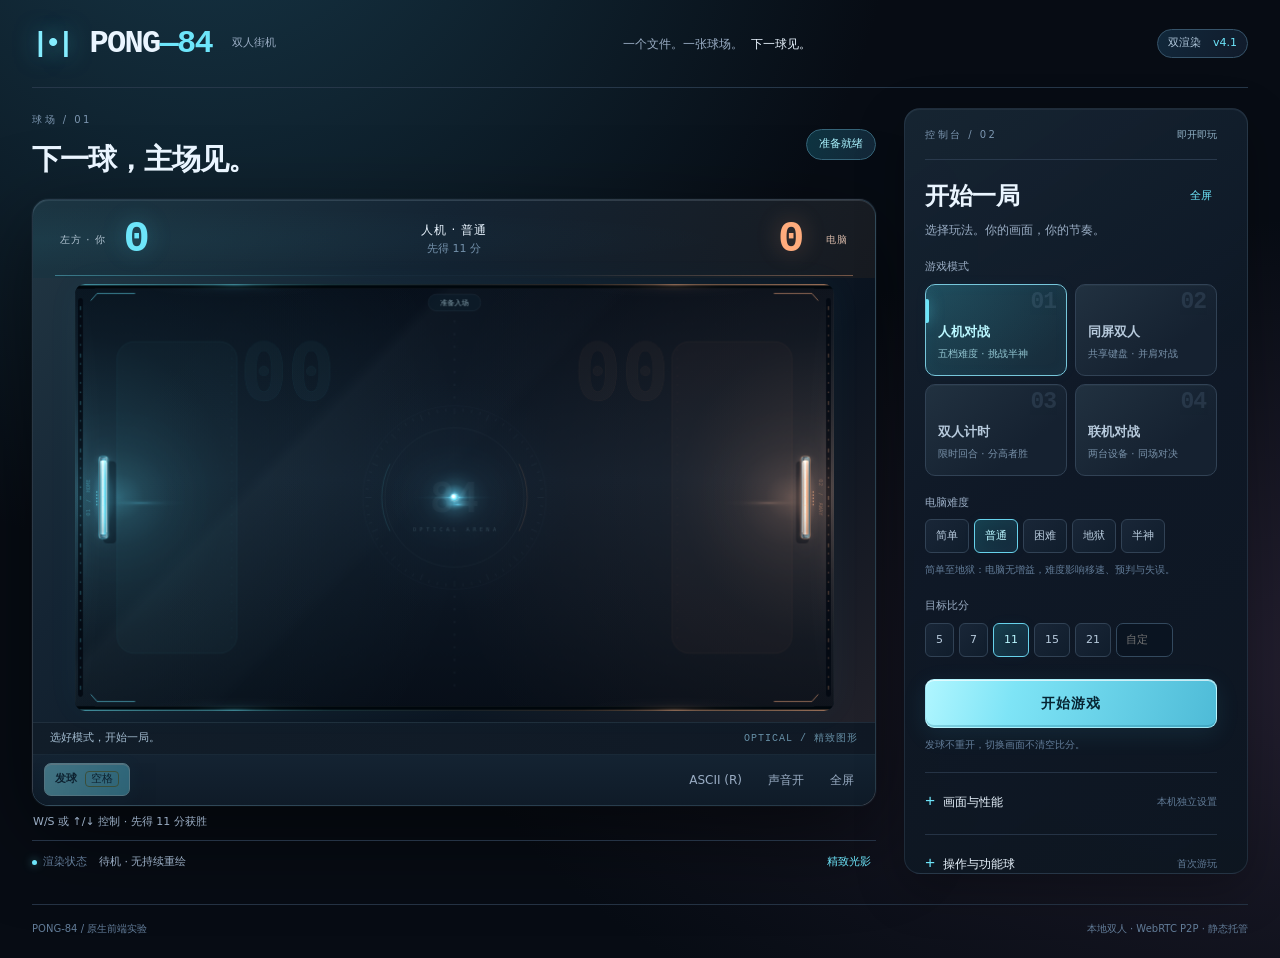
<file: src/base.html>
<!doctype html>
<html lang="zh-CN" class="ascii-mode" data-phase="menu">
<head>
<meta charset="utf-8">
<meta name="viewport" content="width=device-width,initial-scale=1,viewport-fit=cover">
<meta name="theme-color" content="#070b13">
<meta name="mobile-web-app-capable" content="yes">
<meta name="apple-mobile-web-app-capable" content="yes">
<meta name="apple-mobile-web-app-status-bar-style" content="black-translucent">
<meta name="apple-mobile-web-app-title" content="PONG-84">
<link rel="manifest" href="manifest.webmanifest">
<link rel="apple-touch-icon" sizes="180x180" href="assets/icon-180.png">
<meta name="description" content="PONG-84：精致光影球场与独立低开销 ASCII 双渲染，16:9 自适应原生全屏、移动端横屏提示、本地双人、手动 WebRTC P2P 与云房间联机。">
<title>PONG-84 · 光学球场 · 16:9 自适应全屏</title>
<style>:root{color-scheme:dark;--bg:#111713;--surface:#19201b;--card:#1d251f;--border:#333e35;--text:#ecf0e8;--muted:#a0aea0;--faint:#6f826f;--accent:#c6f18d;--accent-ink:#1b2812;--crt-color:#33ff33;--crt-bg:#051005;--crt-dim:rgba(51,255,51,.24);--crt-glow:transparent;--crt-soft:rgba(51,255,51,.08);--danger:#ffaaa0;--court-reserve:400px;font-family:system-ui,-apple-system,"Segoe UI","PingFang SC","Microsoft YaHei",sans-serif}
*{box-sizing:border-box}html,body{margin:0;min-height:100%;background:var(--bg);color:var(--text)}body{font-size:14px;line-height:1.5;overscroll-behavior-x:none}button,input,textarea,select{font:inherit}button{cursor:pointer;touch-action:manipulation}button,a{-webkit-tap-highlight-color:transparent}button:disabled{opacity:.4;cursor:not-allowed}button:focus-visible,input:focus-visible,textarea:focus-visible,select:focus-visible,summary:focus-visible,a:focus-visible{outline:2px solid var(--accent);outline-offset:3px}button:focus:not(:focus-visible){outline:none}[hidden],.hidden-section{display:none!important}h1,h2,h3,p{margin:0}h2{font-size:23px;font-weight:650;letter-spacing:-.5px}kbd{font:11px ui-monospace,Consolas,monospace;border:1px solid var(--border);padding:1px 5px;border-radius:4px;color:var(--muted);white-space:nowrap}a{color:inherit;text-decoration:none}input,textarea,select{min-width:0;color:var(--text);background:#111713;border:1px solid var(--border);border-radius:7px;padding:8px}textarea{resize:vertical;user-select:text}summary{cursor:pointer;list-style:none;user-select:none}summary::-webkit-details-marker{display:none}summary:before{content:'+';font:17px ui-monospace,monospace;color:var(--accent);margin-right:8px}details[open]>summary:before{content:'−'}
#app{max-width:1560px;padding:0 32px;margin:0 auto}.app-header{min-height:76px;display:flex;align-items:center;justify-content:space-between;gap:20px;border-bottom:1px solid var(--border)}.wordmark{display:flex;align-items:center;gap:12px;white-space:nowrap}.mark{font:bold 28px ui-monospace,monospace;color:var(--accent);letter-spacing:-4px;margin-right:7px}.wordmark strong{font:800 30px ui-monospace,Consolas,monospace;letter-spacing:-2px}.wordmark strong span{color:var(--accent)}.wordmark small{color:var(--muted);font-size:11px;margin-left:8px}.header-caption{font-size:12px;color:var(--muted)}.header-caption span{color:var(--text);margin-left:8px}.version-tag{border:1px solid var(--border);border-radius:20px;padding:5px 10px;color:var(--muted);font-size:11px;white-space:nowrap}.version-tag b{color:var(--accent);font-weight:500;margin-left:8px}
.game-shell{display:grid;grid-template-columns:minmax(0,1fr) 344px;gap:28px;padding:20px 0;outline:none;align-items:start}.arena-column{min-width:0}.arena-heading{display:flex;align-items:center;justify-content:space-between;margin-bottom:14px;gap:12px}.eyebrow{font-size:10px;letter-spacing:1.8px;color:var(--faint)}h1{font-size:clamp(18px,1.8vw,28px);font-weight:550;letter-spacing:-.7px;margin-top:5px}.session-phase{font-size:11px;white-space:nowrap;color:var(--accent);padding:5px 9px;background:#24301f;border-radius:4px}.arena-card{border:1px solid var(--border);border-radius:12px;background:var(--surface);overflow:hidden}.match-strip{height:64px;display:flex;align-items:center;justify-content:space-between;padding:10px 24px;gap:20px}.player-score{display:flex;align-items:center;gap:18px;min-width:115px}.player-score>span{color:var(--muted);font-size:11px}.player-score strong{font:500 38px/1 ui-monospace,Consolas,"Liberation Mono",monospace;min-width:30px;color:var(--text)}.player-score strong.active{color:var(--accent)}.player-score.right{flex-direction:row-reverse}.match-meta{text-align:center;display:flex;flex-direction:column;align-items:center;font-size:11px;color:var(--muted);gap:3px}.match-meta>span:first-child{color:var(--text)}.timer-display{display:none;font:13px ui-monospace,monospace}.timer-display.show{display:block}.timer-display.urgent{color:var(--danger)}.court-wrap{background:#080e09;display:flex;justify-content:center;align-items:center;padding:8px}.game-container{position:relative;width:min(100%,calc((100vh - var(--court-reserve))*16/9));width:min(100%,calc((100dvh - var(--court-reserve))*16/9));min-width:0;aspect-ratio:16/9;overflow:hidden;touch-action:none;outline:none;background:#080e09;border:1px solid #334235;contain:layout paint style}.game-container>canvas,.game-container>pre{position:absolute;inset:0;width:100%;height:100%;display:block;margin:0}#gameCanvas{background:var(--crt-bg)}#asciiScreen{display:none;white-space:pre;font-family:Consolas,"Liberation Mono","Courier New",monospace;font-weight:400;font-variant-ligatures:none;font-feature-settings:"liga" 0,"calt" 0;color:var(--crt-color);background:#080e09;overflow:hidden;user-select:none;pointer-events:none;contain:strict;text-align:left;direction:ltr}#asciiScreen>.ascii-row{display:block;white-space:pre;width:100%;height:var(--line-height);line-height:var(--line-height);contain:layout paint style}.ascii-mode #asciiScreen{display:block}.ascii-mode #gameCanvas{display:none}.ascii-mode .countdown,.ascii-mode .center-toast{display:none!important}.court-status{min-height:30px;display:flex;align-items:center;justify-content:space-between;gap:12px;padding:5px 16px;border-top:1px solid var(--border);font-size:11px;color:var(--muted)}.renderer-badge{font:10px ui-monospace,Consolas,monospace;white-space:nowrap;color:var(--faint)}.shield-row{display:flex;gap:8px;margin-left:auto}.shield{display:none;color:var(--accent);font-size:10px}.shield.active{display:block}.court-toolbar{display:flex;justify-content:space-between;align-items:center;gap:8px;border-top:1px solid var(--border);padding:6px 10px;flex-wrap:wrap}.toolbar-group{display:flex;align-items:center;gap:6px;flex-wrap:wrap}.tool-btn{background:transparent;color:var(--muted);border:1px solid transparent;border-radius:6px;padding:7px 9px;font-size:12px;min-height:34px;white-space:nowrap}.tool-btn:hover{background:#29342b;color:var(--text)}.tool-btn kbd{margin-left:4px}.btn{border:1px solid var(--accent);background:var(--accent);color:var(--accent-ink);font-weight:650;border-radius:7px;padding:10px 15px;font-size:13px;min-height:42px;white-space:normal}.btn:hover:not(:disabled){background:#d9f5b6;border-color:#d9f5b6}.btn.secondary{background:transparent;border-color:var(--border);color:var(--text);font-weight:450}.btn.secondary:hover:not(:disabled){background:#29342b;border-color:var(--faint)}.btn.small{font-size:11px;padding:7px 10px;min-height:33px}.btn kbd{color:inherit;border-color:#789650;margin-left:4px}.btn.primary{width:100%;padding:13px;font-size:14px;min-height:46px}.text-btn{border:0;background:none;color:var(--accent);font-size:11px;padding:5px}.text-btn:hover{text-decoration:underline}.arena-footer{display:flex;justify-content:space-between;gap:10px;padding:8px 1px 10px;color:var(--muted);font-size:11px}.rotate-hint{display:none;color:var(--faint)}.rotate-hint.show{display:block}.performance-strip{display:flex;align-items:center;gap:12px;border-top:1px solid var(--border);padding:8px 0;color:var(--faint);font-size:11px}.perf-label{display:flex;align-items:center;gap:6px;white-space:nowrap}.steady-dot{width:5px;height:5px;background:var(--accent);border-radius:50%}.performance-strip output{color:var(--muted);flex:1;font-variant-numeric:tabular-nums}.inline-notice{padding:10px 12px;background:#2d3020;border:1px solid #5b603c;border-radius:6px;color:#e8e4b7;font-size:12px}
.console-column{min-width:0;border-left:1px solid var(--border);padding-left:26px}.console-top{display:flex;justify-content:space-between;align-items:center;padding:3px 0 18px}.console-label{font-size:10px;color:var(--faint)}.menu-title-row{display:flex;align-items:center;justify-content:space-between;gap:8px}.muted{color:var(--muted);font-size:12px;margin-top:6px;line-height:1.7}.menu-panel.hidden{display:none!important}.section{margin-top:19px;min-width:0}.section-title{display:block;color:var(--muted);font-size:11px;margin-bottom:8px}.select-row{display:flex;gap:6px;flex-wrap:wrap}.select-row.compact{gap:5px}.choice{color:var(--muted);border:1px solid var(--border);background:var(--surface);border-radius:6px;padding:7px 10px;font-size:11px;min-height:34px}.choice:hover{color:var(--text);border-color:var(--faint)}.choice.selected{border-color:var(--accent);color:var(--accent);background:#26331f}.mode-grid{display:grid;grid-template-columns:1fr 1fr;gap:8px}.mode-card{text-align:left;position:relative;padding:12px 10px;min-height:84px;display:flex;flex-direction:column;justify-content:flex-end;gap:4px;border-radius:8px}.mode-card strong{font-size:13px;font-weight:600}.mode-card small{font-size:10px;color:var(--faint)}.mode-card.selected small{color:#abc09a}.mode-no{font:10px ui-monospace,monospace;position:absolute;top:8px;right:9px;color:var(--faint)}.score-input{width:57px;font-size:11px;text-align:center;padding:6px}.start-action{margin-top:22px}.small-note{color:var(--faint);font-size:10px;margin-top:8px;line-height:1.8}.settings-details{border-top:1px solid var(--border);margin-top:18px;padding-top:15px;font-size:12px}.settings-details>summary{display:flex;align-items:center;color:var(--text);min-height:28px}.settings-details>summary span{margin-left:auto;color:var(--faint);font-size:10px}.details-body{padding:0 0 5px}.details-body .section{margin-top:14px}.stats-report,.network-report{white-space:pre-wrap;word-break:break-word;font:11px/1.8 ui-monospace,Consolas,monospace;padding:12px;background:#0e150f;border-radius:6px;color:var(--muted);margin-top:12px}.console-bottom{border-top:1px solid var(--border);margin-top:20px;padding-top:15px;color:var(--muted);font-size:10px;line-height:1.8}.console-bottom span{color:var(--faint)}.playing-panel,.pause-panel{padding:7px 0 5px}.panel-symbol{display:block;font:30px/1.2 ui-monospace,monospace;letter-spacing:3px;color:var(--accent);margin:10px 0 22px}.pause-panel{display:none}.pause-panel.show{display:block}.actions{display:flex;flex-direction:column;gap:9px;margin-top:22px}.live-info{margin:24px 0}.live-info>div{border-bottom:1px solid var(--border);display:flex;justify-content:space-between;gap:12px;padding:12px 0;font-size:12px}.live-info span{color:var(--faint)}.live-info strong{font-weight:500;color:var(--text);text-align:right}.full-width{width:100%}.key-guide{margin:12px 0}.key-guide>div{margin:12px 0}.key-guide dt{font-size:12px}.key-guide dd{font-size:11px;color:var(--muted);margin:5px 0 0}.legend{display:grid;grid-template-columns:1fr 1fr;gap:10px;margin-top:14px;color:var(--muted);font-size:11px}.legend b{display:inline-block;color:var(--crt-color);font:14px ui-monospace,monospace;min-width:15px}
#onlineSection{border-top:1px solid var(--border);padding-top:17px}#transportChooser{display:grid;grid-template-columns:1fr 1fr}.network-caption,.online-info{font-size:11px;color:var(--muted);line-height:1.8;margin:10px 0;overflow-wrap:anywhere}.network-fields{border:0;margin:0;padding:0;min-width:0}.network-scope{display:flex;align-items:center;justify-content:space-between;gap:8px;font-size:11px;color:var(--muted);margin:12px 0}.network-scope select{font-size:10px;width:220px;max-width:80%;padding:8px 5px}.network-details{font-size:11px;border:1px solid var(--border);border-radius:6px;padding:9px 10px;margin:12px 0}.network-details summary{color:var(--muted)}.network-grid{display:grid;grid-template-columns:1fr 1fr;gap:10px}.network-grid .full{grid-column:1/-1}.network-grid label{display:flex;flex-direction:column;gap:5px;font-size:10px;color:var(--muted);min-width:0}.network-grid input,.network-grid textarea{width:100%;font-size:11px}.network-grid .check-label{display:flex;flex-direction:row;align-items:center}.network-grid .check-label input{width:auto;accent-color:var(--accent)}.network-divider{border-top:1px solid var(--border);padding-top:12px;font-size:10px;color:var(--muted);margin-bottom:12px}.connection-panel{margin-top:12px;min-width:0}.connection-guide{font-size:11px;color:var(--accent);padding:10px;border-left:2px solid var(--accent);background:#222d1e;line-height:1.8;margin-bottom:12px}.connection-status{font-size:11px;color:var(--muted);line-height:1.8;margin-top:10px;white-space:pre-wrap;overflow-wrap:anywhere}.online-actions{display:flex;gap:6px;flex-wrap:wrap;margin-top:8px}.online-code{width:100%;font:11px/1.6 ui-monospace,Consolas,monospace;margin-top:6px}.signal-code{height:100px;resize:vertical;overflow-wrap:anywhere}.cloud-room-code{text-align:center;font-size:28px;letter-spacing:12px;min-height:58px}#manualExchange label{display:block;color:var(--muted);font-size:11px;margin-top:12px}#manualChooser .choice,#onlineChooser .choice{flex:1}#networkReport{font-size:10px;padding:8px}
.touch-layer{position:absolute;inset:0;display:none;z-index:3;touch-action:none;user-select:none}.touch-layer.active{display:flex}.touch-half{flex:1;position:relative}.touch-cursor{display:none}.countdown{position:absolute;inset:0;display:grid;place-items:center;pointer-events:none;z-index:4}.countdown.hidden{display:none}.countdown span{font:700 72px ui-monospace,Consolas,monospace;color:var(--text);background:#111713;padding:0 18px;border:1px solid var(--border)}.center-toast{display:none;position:absolute;bottom:10px;left:50%;transform:translateX(-50%);color:var(--accent);font-size:12px;padding:5px 10px;background:#162219;z-index:4;pointer-events:none}.center-toast.show{display:block}.app-footer{display:flex;justify-content:space-between;padding:16px 0 22px;border-top:1px solid var(--border);color:var(--faint);font-size:10px;gap:12px}.noscript{padding:16px;background:#312319;color:#fff}

/* Base skin: minimal ASCII UI. Graphical enhancements are scoped separately below. */
@media(min-width:1100px){.console-column{max-height:calc(100dvh - 145px);overflow-y:auto;scrollbar-width:thin;scrollbar-color:var(--border) var(--bg);padding-right:4px}}
@media(max-width:1100px){#app{padding:0 20px}.game-shell{gap:18px;grid-template-columns:minmax(0,1fr) 305px}.console-column{padding-left:18px}.header-caption{display:none}.match-strip{padding:10px 16px}.player-score{gap:10px;min-width:80px}.player-score>span{font-size:10px}.court-toolbar{padding:8px}.tool-btn{padding:6px}.renderer-badge{font-size:9px}}
@media(max-width:800px) and (min-height:501px){#app{padding:0 14px}.app-header{min-height:74px}.wordmark strong{font-size:26px}.wordmark small{display:none}.game-shell{grid-template-columns:1fr;padding:20px 0;gap:22px;--court-reserve:270px}.console-column{border-left:0;border-top:1px solid var(--border);padding:20px 0 0}.arena-heading{margin-bottom:14px}.match-strip{height:74px}.player-score strong{font-size:36px}.performance-strip{padding:9px 0}.court-wrap{padding:8px}.console-top{padding-bottom:10px}.mode-card{min-height:79px;padding:12px 14px}.mode-card small{font-size:11px}.select-row.compact .choice{flex:1}.console-bottom{margin-top:16px}.app-footer{flex-direction:column;gap:3px}.arena-footer{padding:10px 0}.arena-footer p{font-size:10px}.settings-details{margin-top:16px}.game-shell:fullscreen{padding:12px}}
@media(max-width:500px){.version-tag{font-size:10px}.wordmark{gap:8px}.arena-heading h1{font-size:19px}.session-phase{font-size:10px;padding:4px 6px}.match-strip{gap:8px;padding:8px 12px}.match-meta{font-size:10px}.player-score{min-width:76px}.court-status{padding:5px 10px;gap:5px;font-size:10px}.renderer-badge{display:none}.toolbar-group{gap:3px}.tool-btn{font-size:10px;padding:5px 6px}.tool-btn kbd{display:none}.btn.small{font-size:10px;padding:6px 8px}.performance-strip{gap:8px;font-size:10px}.performance-strip .perf-label{font-size:10px}.console-column{padding-top:16px}}
@media(max-height:500px) and (orientation:landscape){:root{--court-reserve:165px}#app{padding:0 10px}.app-header{min-height:43px}.wordmark strong{font-size:21px}.mark{font-size:20px}.wordmark small,.header-caption,.app-footer,.arena-heading,.arena-footer,.console-bottom{display:none}.version-tag{font-size:9px;padding:3px 6px}.game-shell{padding:8px 0;gap:14px;grid-template-columns:minmax(0,1fr) 284px}.console-column{padding-left:13px;max-height:calc(100dvh - 60px);overflow-y:auto}.console-top{padding:0 0 9px}.match-strip{height:46px;padding:5px 14px}.player-score strong{font-size:28px}.match-meta{font-size:9px;gap:0}.court-wrap{padding:5px}.court-status{min-height:24px;font-size:10px;padding:3px 10px}.court-toolbar{padding:4px 7px}.tool-btn,.btn.small{min-height:28px;font-size:10px;padding:4px 7px}.tool-btn kbd{display:none}.performance-strip{padding:5px 1px;border:0;font-size:9px}.renderer-badge{font-size:9px}.console-top .eyebrow{font-size:9px}h2{font-size:20px}.section{margin-top:12px}.mode-card{min-height:68px;padding:8px}.mode-card strong{font-size:12px}.mode-card small{font-size:9px}.mode-no{top:5px;font-size:9px}.start-action{margin-top:15px}.settings-details{margin-top:12px;padding-top:10px}.app-header .wordmark{gap:6px}html[data-phase="playing"] .game-shell,html[data-phase="countdown"] .game-shell{grid-template-columns:1fr}html[data-phase="playing"] .console-column,html[data-phase="countdown"] .console-column{display:none}.countdown span{font-size:40px}.shield-row{gap:4px}.shield{font-size:9px}}
@media(prefers-reduced-motion:reduce){*{scroll-behavior:auto!important}}

.game-container{width:100%;max-width:var(--court-limit,100%)}
@media(max-height:500px) and (orientation:landscape){html[data-phase="playing"] .app-header,html[data-phase="countdown"] .app-header{display:none}}
/* v4: the graphical skin is isolated from the CPU-only ASCII skin. */
:root:not(.ascii-mode){--bg:#070b13;--surface:#0d1420;--card:#111d2b;--border:#253345;--text:#eaf5ff;--muted:#9aadc4;--faint:#627c98;--accent:#6de5fa;--accent-ink:#071923;--danger:#ffad95;--opponent:#ffa87b;color-scheme:dark}
:root:not(.ascii-mode) body{background:radial-gradient(ellipse at 16% 0%,#112839 0%,transparent 43%),radial-gradient(ellipse at 97% 65%,#201a2c 0%,transparent 45%),#070b13}
:root:not(.ascii-mode) .app-header{border-color:#263749;min-height:88px}
:root:not(.ascii-mode) .wordmark .mark{color:#85edff;text-shadow:0 0 22px #51defa88}
:root:not(.ascii-mode) .wordmark strong{letter-spacing:-1.7px;font-size:32px}
:root:not(.ascii-mode) .wordmark strong span{color:var(--accent)}
:root:not(.ascii-mode) .version-tag{border-color:#36546a;background:linear-gradient(115deg,#11283b,#111b2b);color:#b0c7db}
:root:not(.ascii-mode) .version-tag b{color:var(--accent)}
:root:not(.ascii-mode) .arena-heading{margin-bottom:18px}
:root:not(.ascii-mode) .eyebrow{color:#7c96b0;letter-spacing:2.5px}
:root:not(.ascii-mode) h1{font-size:clamp(22px,2.3vw,34px);font-weight:650;letter-spacing:-1px;margin-top:8px}
:root:not(.ascii-mode) .session-phase{border:1px solid #356478;background:linear-gradient(110deg,#0d3441,#142738);color:#abf4ff;padding:6px 12px;border-radius:20px}
:root:not(.ascii-mode) .arena-card{background:linear-gradient(145deg,#132235,#0c1421 50%,#171c29);border:1px solid #33475c;border-radius:18px;box-shadow:0 18px 70px #0007,0 0 0 1px #70c7ef0c,inset 0 1px 0 #d6efff14}
:root:not(.ascii-mode) .match-strip{height:78px;padding:12px 27px;background:linear-gradient(90deg,#142b3a99,transparent 40%,transparent 60%,#39281c55)}
:root:not(.ascii-mode) .player-score strong{font-size:44px;font-weight:600;color:var(--accent);text-shadow:0 0 25px #4bd7f14a}
:root:not(.ascii-mode) .player-score.right strong{color:var(--opponent);text-shadow:0 0 25px #ffaa784a}
:root:not(.ascii-mode) .player-score>span{letter-spacing:1px;color:#a6c2d7}
:root:not(.ascii-mode) .player-score.right>span{color:#d5b7a7}
:root:not(.ascii-mode) .match-meta{gap:2px;color:#7491ab}
:root:not(.ascii-mode) .court-wrap{padding:0 10px 10px;background:transparent}
:root:not(.ascii-mode) .game-container{border:1px solid #29465a;border-radius:10px;background:#060d19;box-shadow:0 0 35px #46d7ee0b,inset 0 0 20px #0005}
:root:not(.ascii-mode) .court-status{border-top:1px solid #233448;background:#0b1421;padding:7px 17px;color:#a3bcd0}
:root:not(.ascii-mode) .court-toolbar{padding:8px 11px;border-color:#223347;background:#101b29}
:root:not(.ascii-mode) .renderer-badge{color:#668fa6;letter-spacing:1px}
:root:not(.ascii-mode) .console-column{background:linear-gradient(150deg,#152133ba,#0b1320dc);border:1px solid #2a3b50;border-radius:16px;padding:18px 20px 21px;box-shadow:0 14px 35px #0003}
:root:not(.ascii-mode) .console-top{padding:0 0 17px;border-bottom:1px solid #29394c;margin-bottom:18px}
:root:not(.ascii-mode) .console-label{color:#92b2c7}
:root:not(.ascii-mode) h2{font-size:24px;font-weight:650;letter-spacing:-.5px}
:root:not(.ascii-mode) .choice{background:linear-gradient(135deg,#192637,#101d2c);border:1px solid #314255;color:#b7cadc;transition:border-color .15s,background .15s,box-shadow .15s}
:root:not(.ascii-mode) .choice:hover{border-color:#6b9fb5;color:#e8fcff;box-shadow:0 0 14px #63e6ff16}
:root:not(.ascii-mode) .choice.selected{background:linear-gradient(135deg,#163e4c,#14283a);border-color:#67d2eb;color:#baf7ff;box-shadow:inset 0 0 15px #3ec9f00c,0 0 13px #39a1d00c}
:root:not(.ascii-mode) .mode-card{min-height:92px;padding:14px 12px;border-radius:10px}
:root:not(.ascii-mode) .mode-card.selected::after{content:'';width:4px;height:24px;border-radius:4px;background:var(--accent);position:absolute;left:-1px;top:14px;box-shadow:0 0 14px #69e7ff88}
:root:not(.ascii-mode) .mode-card small{color:#7992aa;font-size:10px}
:root:not(.ascii-mode) .mode-card.selected small{color:#91c4d0}
:root:not(.ascii-mode) .mode-no{color:#7597b0}
:root:not(.ascii-mode) .btn{border:1px solid #b4f5ff;background:linear-gradient(105deg,#8aeeff,#59cce7);color:#062432;box-shadow:0 3px 17px #29c4eb18,inset 0 1px 0 #fff8;transition:background .15s,box-shadow .15s}
:root:not(.ascii-mode) .btn:hover:not(:disabled){background:linear-gradient(105deg,#b1f6ff,#88def0);border-color:#caf7ff;box-shadow:0 5px 22px #4de3ff33}
:root:not(.ascii-mode) .btn.secondary{background:linear-gradient(120deg,#1b2c3c,#132133);border:1px solid #395065;color:#d1e5f1;box-shadow:inset 0 1px 0 #ffffff08}
:root:not(.ascii-mode) .btn.secondary:hover:not(:disabled){background:#253c51;border-color:#6897b0}
:root:not(.ascii-mode) .btn.primary{font-weight:750;letter-spacing:1px;border-radius:9px;min-height:48px}
:root:not(.ascii-mode) .tool-btn:hover{background:#203548;color:#c4f7ff}
:root:not(.ascii-mode) input,:root:not(.ascii-mode) textarea,:root:not(.ascii-mode) select{background:#0a1421;border-color:#33495e;color:#d8eaff}
:root:not(.ascii-mode) .stats-report,:root:not(.ascii-mode) .network-report{background:#080f1c;color:#9eb8ce;border:1px solid #22344a}
:root:not(.ascii-mode) .connection-guide{background:#11313e;border-color:#72dff3}
:root:not(.ascii-mode) .steady-dot{box-shadow:0 0 8px #6de5fa99}
:root:not(.ascii-mode) .countdown span{font:800 clamp(64px,10vw,120px)/1 ui-monospace,monospace;background:none;border:none;padding:0;color:#ecfcff;text-shadow:0 0 22px #79eaff99,0 0 85px #45cdf455;animation:countPulse .65s ease-out}
:root:not(.ascii-mode) .center-toast{background:linear-gradient(110deg,#163242ee,#131f31ee);border:1px solid #587e91;color:#baf0ff;border-radius:22px;padding:6px 15px;bottom:38px;box-shadow:0 3px 20px #0005;letter-spacing:1px}
:root:not(.ascii-mode) .panel-symbol{color:#b6f3ff;text-shadow:0 0 24px #55c9e366}
:root:not(.ascii-mode) .inline-notice{color:#cceaff;border-color:#3b607a;background:#13263c}
@keyframes countPulse{from{opacity:.4;transform:scale(.85)}to{opacity:1;transform:scale(1)}}
/* Fullscreen is the native Fullscreen API, never a CSS-only imitation. */
#gameShell.immersive{position:fixed!important;inset:0!important;display:block!important;width:100vw!important;height:100vh!important;height:100dvh!important;max-width:none!important;max-height:none!important;margin:0!important;padding:0!important;overflow:hidden!important;background:#050a12!important;gap:0!important;border:0!important;border-radius:0!important}
#gameShell::backdrop{background:#050a12}
#gameShell.immersive .arena-column,#gameShell.immersive .arena-card,#gameShell.immersive .court-wrap{position:absolute!important;inset:0!important;display:block!important;width:100%!important;height:100%!important;min-width:0!important;max-width:none!important;min-height:0!important;max-height:none!important;aspect-ratio:auto!important;margin:0!important;padding:0!important;border:0!important;border-radius:0!important;box-shadow:none!important}
#gameShell.immersive .arena-heading,#gameShell.immersive .match-strip,#gameShell.immersive .court-status,#gameShell.immersive .court-toolbar,#gameShell.immersive .arena-footer,#gameShell.immersive .performance-strip{display:none!important}
#gameShell.immersive .console-column{display:none!important}
#gameShell.immersive.immersive-menu .console-column{display:block!important;position:absolute;z-index:22;left:50%;top:50%;transform:translate(-50%,-50%);width:min(480px,calc(100% - 40px));max-height:calc(100% - 66px)!important;margin:0;overflow:auto;border:1px solid var(--border);border-radius:16px;padding:22px 25px;background:var(--surface);scrollbar-width:thin;overscroll-behavior:contain;box-shadow:0 20px 90px #000b}
:root:not(.ascii-mode) #gameShell.immersive.immersive-menu .console-column{border-color:#416079;background:linear-gradient(140deg,#142438f5,#0b1627f5);backdrop-filter:blur(18px)}
#gameShell.immersive.immersive-menu .console-column .console-top{display:flex!important}
#gameShell.immersive .inline-notice{position:absolute;bottom:80px;left:50%;transform:translateX(-50%);width:min(520px,90%);z-index:30}
.immersive-hud,.immersive-controls,.immersive-reveal,.immersive-hint{display:none}
#gameShell.immersive .immersive-hud{position:absolute;z-index:6;top:max(18px,env(safe-area-inset-top));left:50%;transform:translateX(-50%);display:flex;align-items:center;gap:30px;pointer-events:none;color:#ddf5ff}
.immersive-score{display:flex;align-items:center;gap:18px;font:650 clamp(28px,5vh,54px)/1 ui-monospace,monospace;color:var(--accent)}
.immersive-score.right{flex-direction:row-reverse;color:var(--opponent,#efa873)}
.immersive-score small{font:11px/1.4 system-ui,sans-serif;color:#99c0d4;letter-spacing:1px;max-width:105px}
.immersive-score.right small{color:#d4b59d}
.immersive-center{text-align:center;min-width:76px;display:flex;flex-direction:column;gap:2px;font-size:11px;color:#afc7d7}
.immersive-center b{font:600 11px/1.6 ui-monospace,monospace;letter-spacing:3px;color:#7895a9}
#gameShell.immersive .immersive-hint{position:absolute;z-index:6;bottom:max(12px,env(safe-area-inset-bottom));left:50%;transform:translateX(-50%);display:block;max-width:80%;text-align:center;font-size:11px;color:#a0b9cc;pointer-events:none;letter-spacing:.5px;text-shadow:0 1px 4px #000}
#gameShell.immersive .immersive-reveal{display:block;position:absolute;right:max(18px,env(safe-area-inset-right));top:max(18px,env(safe-area-inset-top));z-index:24;border:1px solid #7094a955;background:#0c1a2788;color:#b2cfdf;font-size:18px;border-radius:9px;padding:5px 11px;opacity:.38;min-width:42px;min-height:34px}
#gameShell.immersive .immersive-reveal:hover,#gameShell.immersive .immersive-reveal:focus-visible,#gameShell.immersive.controls-visible .immersive-reveal{opacity:1}
#gameShell.immersive .immersive-controls{display:flex;align-items:center;justify-content:center;flex-wrap:wrap;gap:6px;position:absolute;left:50%;bottom:max(38px,env(safe-area-inset-bottom));transform:translateX(-50%);z-index:25;max-width:calc(100% - 28px);width:max-content;padding:8px;border:1px solid #41566a;border-radius:12px;background:#0b1626e8;box-shadow:0 6px 30px #0009;backdrop-filter:blur(14px);visibility:hidden;opacity:0;pointer-events:none;transition:opacity .18s,visibility .18s}
#gameShell.immersive.controls-visible .immersive-controls{visibility:visible;opacity:1;pointer-events:auto}
.immersive-controls button{border:1px solid #354b61;background:#16283b;border-radius:7px;color:#c4deed;min-height:36px;padding:7px 12px;font-size:12px}
.immersive-controls button:hover{background:#25425b;border-color:#769eb4}
.immersive-controls button:last-child{background:#21526a;color:#cbf5ff;border-color:#5898b1}
#gameShell.immersive.immersive-menu .immersive-hud,#gameShell.immersive.immersive-menu .immersive-hint{opacity:.22}
:root.ascii-mode #gameShell.immersive .immersive-hud,:root.ascii-mode #gameShell.immersive .immersive-hint{display:none!important}
:root.ascii-mode #gameShell.immersive.immersive-menu .console-column{border-radius:4px;box-shadow:none}
:root.ascii-mode .immersive-controls{background:var(--surface)!important;border-radius:4px!important;box-shadow:none!important;backdrop-filter:none!important;transition:none!important}
:root.ascii-mode .immersive-controls button{background:var(--card);color:var(--text);border:1px solid var(--border);border-radius:2px}
:root.ascii-mode .immersive-reveal{background:var(--bg)!important;color:var(--text)!important;border-radius:2px!important;border-color:var(--border)!important;top:auto!important;bottom:calc(var(--ascii-row-height, 30px) + 5px)!important;right:8px!important;font-size:12px!important;padding:2px 7px!important;min-height:26px!important}
/* Switching from graphics to ASCII removes every graphical skin/effect at once. */
:root.ascii-mode *,:root.ascii-mode *::before,:root.ascii-mode *::after{animation:none!important;transition:none!important;box-shadow:none!important;text-shadow:none!important;filter:none!important;backdrop-filter:none!important;will-change:auto!important}
@media(min-width:1100px){:root:not(.ascii-mode) .console-column{max-height:calc(100dvh - 134px);scrollbar-gutter:stable}}
@media(max-width:1100px){:root:not(.ascii-mode) .console-column{padding:15px}:root:not(.ascii-mode) .match-strip{padding:10px 17px}:root:not(.ascii-mode) .mode-card{min-height:83px}}
@media(max-width:800px) and (min-height:501px){:root:not(.ascii-mode) .app-header{min-height:74px}:root:not(.ascii-mode) .wordmark strong{font-size:27px}:root:not(.ascii-mode) .console-column{padding:20px}:root:not(.ascii-mode) .court-wrap{padding:0 6px 6px}:root:not(.ascii-mode) .game-shell{gap:20px}:root:not(.ascii-mode) .match-strip{height:70px}:root:not(.ascii-mode) .player-score strong{font-size:37px}}
@media(max-width:500px){:root:not(.ascii-mode) .arena-heading{margin-bottom:14px}:root:not(.ascii-mode) .arena-heading h1{font-size:21px}:root:not(.ascii-mode) .session-phase{font-size:9px;padding:4px 8px}:root:not(.ascii-mode) .court-toolbar{padding:7px}:root:not(.ascii-mode) .court-status{padding:6px 10px}:root:not(.ascii-mode) .player-score{gap:8px;min-width:76px}:root:not(.ascii-mode) .player-score strong{font-size:32px}.immersive-score{gap:8px}.immersive-score small{font-size:9px;max-width:58px}#gameShell.immersive .immersive-hud{gap:14px;top:18px;width:75%;justify-content:center}.immersive-center{min-width:55px;font-size:10px}.immersive-center b{font-size:9px;letter-spacing:1px}#gameShell.immersive .immersive-reveal{right:8px;top:12px;min-width:32px;padding:4px 8px}#gameShell.immersive.immersive-menu .console-column{width:calc(100% - 28px);padding:18px;max-height:calc(100% - 84px)!important}.immersive-controls button{font-size:11px;padding:6px 9px}}
@media(max-height:500px) and (orientation:landscape){:root:not(.ascii-mode) .app-header{min-height:43px}:root:not(.ascii-mode) .wordmark strong{font-size:21px}:root:not(.ascii-mode) .console-column{padding:12px}:root:not(.ascii-mode) .console-top{padding:0 0 8px;margin-bottom:10px}:root:not(.ascii-mode) .match-strip{height:45px}:root:not(.ascii-mode) .player-score strong{font-size:29px}:root:not(.ascii-mode) .court-wrap{padding:0 5px 5px}:root:not(.ascii-mode) .court-toolbar{padding:4px 7px}:root:not(.ascii-mode) .mode-card{min-height:68px;padding:10px}:root:not(.ascii-mode) .arena-card{border-radius:10px}.immersive-score{font-size:31px}.immersive-score small{font-size:10px}#gameShell.immersive .immersive-hud{top:10px;gap:20px}#gameShell.immersive .immersive-reveal{top:9px;right:10px}#gameShell.immersive .immersive-hint{font-size:10px;bottom:7px}#gameShell.immersive .immersive-controls{bottom:24px}}
@media(prefers-reduced-motion:reduce){:root:not(.ascii-mode) *,:root:not(.ascii-mode) *::before,:root:not(.ascii-mode) *::after{animation:none!important;transition:none!important}}

/* 4.1 / contained 16:9 native fullscreen + optical glass skin. */
/* Parent fills the monitor. Only the 16:9 court is contained; unused pixels stay black. */
#gameShell.immersive{background:#020409!important}
#gameShell::backdrop{background:#020409}
#gameShell.immersive .court-wrap{
  display:flex!important;align-items:center!important;justify-content:center!important;
  padding:env(safe-area-inset-top,0px) env(safe-area-inset-right,0px) env(safe-area-inset-bottom,0px) env(safe-area-inset-left,0px)!important;
  background:#020409!important;
}
#gameShell.immersive .game-container{
  position:relative!important;inset:auto!important;flex:0 0 auto;
  width:var(--full-court-width,min(100vw,calc(100vh * 16 / 9)))!important;
  height:var(--full-court-height,min(100vh,calc(100vw * 9 / 16)))!important;
  min-width:0!important;max-width:none!important;min-height:0!important;max-height:none!important;
  margin:0!important;padding:0!important;aspect-ratio:16/9!important;border:0!important;border-radius:0!important;
  box-shadow:none!important;
}
.game-container{container-type:size}
/* The canvas and pointer zones share one content rectangle, including after rotation. */
:root:not(.ascii-mode) .game-container{border:0;outline:1px solid #40637570;outline-offset:-1px}
:root.ascii-mode .game-container{border:0;outline:1px solid var(--border);outline-offset:-1px}
#gameShell.immersive .game-container{outline:none!important}
:root:not(.ascii-mode) body{
  background:radial-gradient(ellipse at 16% -20%,#173849 0%,transparent 46%),radial-gradient(ellipse at 110% 70%,#241f30 0%,transparent 48%),#070c14;
}
:root:not(.ascii-mode) .arena-card{
  background:linear-gradient(135deg,#223744 0%,#142433 30%,#0b1420 65%,#26242c);
  border-color:#5e80944d;border-radius:17px;
  box-shadow:0 28px 85px #0008,0 0 1px 1px #c2edff0c,inset 0 1px 0 #d7eeff2b,inset 0 -1px 0 #0008;
}
:root:not(.ascii-mode) .match-strip{
  position:relative;background:radial-gradient(ellipse at 0% 50%,#4be0ff0a,transparent 60%),linear-gradient(90deg,#14334080,#13213020 50%,#372a2045);
}
:root:not(.ascii-mode) .match-strip::after{
  content:'';position:absolute;left:22px;right:22px;bottom:2px;height:1px;
  background:linear-gradient(90deg,var(--accent),#91c6da16 38%,#91c6da16 62%,var(--opponent));opacity:.4;
}
:root:not(.ascii-mode) .player-score strong{font-weight:650;font-variant-numeric:tabular-nums;letter-spacing:-2px}
:root:not(.ascii-mode) .player-score>span{font-size:10px;color:#b3c5d3}
:root:not(.ascii-mode) .match-meta>span:first-child{font-size:12px;letter-spacing:1px}
:root:not(.ascii-mode) .court-wrap{padding:6px 11px 11px}
:root:not(.ascii-mode) .court-status{background:linear-gradient(90deg,#111d29,#101925);border-top-color:#89b5cd1f}
:root:not(.ascii-mode) .court-toolbar{background:linear-gradient(180deg,#142332,#0f1b28);border-color:#4c728828}
:root:not(.ascii-mode) .console-column{
  background:linear-gradient(145deg,#1a2b3acc,#0f1927ee 45%,#0d1621f2);border-color:#68849a35;
  box-shadow:inset 0 1px 0 #d0eeff10,0 16px 48px #0004;
}
:root:not(.ascii-mode) .mode-card{overflow:hidden;background:linear-gradient(140deg,#213140,#152130 70%);box-shadow:inset 0 1px 0 #e0f8ff08}
:root:not(.ascii-mode) .mode-card.selected{background:radial-gradient(ellipse at 0 0,#55dffa16,transparent 80%),linear-gradient(130deg,#1b404f,#172b3a);border-color:#77c7db}
:root:not(.ascii-mode) .mode-card .mode-no{font-size:23px;top:4px;right:10px;opacity:.17;letter-spacing:-1px;font-weight:700}
:root:not(.ascii-mode) .btn.primary{
  background:linear-gradient(105deg,#b0f6ff 0%,#7ee4f6 30%,#4ebbd7 100%);border-color:#bef7ffb5;
  box-shadow:0 6px 24px #42cfee1a,inset 0 1px 0 #ffffffad,inset 0 -2px 0 #20718a42;
}
:root:not(.ascii-mode) .btn.primary:hover{background:linear-gradient(105deg,#d3faff,#90eafa 65%,#6ad1e8);box-shadow:0 7px 30px #42cfee33,inset 0 1px 0 #fff}
#gameShell.immersive .immersive-hud{
  top:3.4%;gap:23px;padding:10px 22px;border:1px solid #99c6dc28;border-radius:16px;
  background:linear-gradient(135deg,#153041b8,#0a1727cc 55%,#2c2928a6);
  box-shadow:0 6px 26px #0003,inset 0 1px 0 #e0f5ff0e;
  width:max-content;max-width:86%;
}
.immersive-score{gap:12px;font-size:clamp(20px,4vh,44px);font-variant-numeric:tabular-nums}
.immersive-score strong{letter-spacing:-1px;font-weight:650}
.immersive-score small{font-size:10px}
.immersive-center b{font-size:9px;letter-spacing:2px;color:#a5c2d1}
.immersive-center span{font-size:10px;color:#708ea3}
#gameShell.immersive .immersive-reveal{top:3.4%;right:2%;min-height:32px;min-width:38px}
#gameShell.immersive .immersive-hint{bottom:3.2%;font-size:10px}
#gameShell.immersive .immersive-controls{bottom:10%;backdrop-filter:blur(12px);background:#0d1c2bee}
/* Scale HUD by court size rather than monitor size when there are letterbox bars. */
@supports(font-size:1cqh){
  #gameShell.immersive .immersive-hud{gap:clamp(8px,3.5cqh,25px);padding:clamp(5px,1.5cqh,11px) clamp(10px,3.4cqh,24px)}
  .immersive-score{font-size:clamp(17px,6.4cqh,48px);gap:clamp(7px,1.8cqh,14px)}
  .immersive-score small{font-size:clamp(8px,1.5cqh,11px)}
  .immersive-center b{font-size:clamp(7px,1.45cqh,11px)}
  .immersive-center span{font-size:clamp(8px,1.55cqh,11px)}
  #gameShell.immersive .immersive-hint{font-size:clamp(8px,1.5cqh,11px)}
}
/* A dismissible mobile hint, in-flow normally and inside the native full-screen subtree. */
.orientation-tip{
  display:flex;align-items:center;gap:12px;padding:13px 15px;margin:0 0 16px;
  border:1px solid var(--border);border-radius:9px;background:var(--surface);color:var(--text);
  font-size:12px;line-height:1.5;position:relative;
}
.orientation-copy{flex:1;min-width:0}
.orientation-copy strong{display:block;font-size:13px;font-weight:600}
.orientation-copy p{color:var(--muted);font-size:11px;margin-top:3px}
.orientation-symbol{width:35px;height:40px;flex:0 0 auto;color:var(--accent);display:grid;place-items:center}
.orientation-symbol svg{width:34px;height:34px}
.orientation-ascii{display:none;font:12px monospace;white-space:nowrap}
.orientation-action{border:1px solid var(--border);background:var(--card);color:var(--accent);border-radius:6px;padding:6px 9px;font-size:11px;min-height:34px;white-space:nowrap}
.orientation-close{border:0;background:none;color:var(--muted);min-width:28px;min-height:32px;font-size:18px;padding:2px;align-self:flex-start}
.orientation-close:hover{color:var(--text)}
:root:not(.ascii-mode) .orientation-tip{
  background:linear-gradient(115deg,#173644ed,#112535ed);border-color:#508ca16b;box-shadow:inset 0 1px 0 #c1efff0c;
}
:root:not(.ascii-mode) .orientation-copy strong{color:#c4f6ff}
:root:not(.ascii-mode) .orientation-action{background:#1c4152;border-color:#406d7f;color:#c0f4ff}
:root.ascii-mode .orientation-symbol svg{display:none}
:root.ascii-mode .orientation-ascii{display:inline}
:root.ascii-mode .orientation-tip{border-radius:4px}
#gameShell.immersive .orientation-tip{
  position:absolute;z-index:40;top:max(12px,env(safe-area-inset-top));left:50%;transform:translateX(-50%);
  width:min(540px,calc(100% - 24px));margin:0;box-shadow:none;
}
#gameShell.immersive.portrait-hint-visible.immersive-menu .console-column{
  top:126px;transform:translateX(-50%);max-height:calc(100% - 146px)!important;
}
@media(max-width:500px){
  .orientation-tip{padding:11px 10px;gap:8px}.orientation-copy p{font-size:10px}.orientation-copy strong{font-size:12px}
  .orientation-symbol{width:28px}.orientation-symbol svg{width:27px}.orientation-action{padding:5px 7px;font-size:10px}
  .orientation-close{min-width:22px}
  #gameShell.immersive .immersive-hud{width:max-content;max-width:80%;gap:9px;top:4%;border-radius:9px}
  .immersive-score small{display:none}
  #gameShell.immersive .immersive-reveal{top:4%;right:2%;min-width:28px;min-height:28px;font-size:14px;padding:2px 7px}
  #gameShell.immersive .immersive-controls{gap:4px;padding:5px;max-width:96%;bottom:10%}
  .immersive-controls button{font-size:10px;padding:5px 7px;min-height:30px}
}
@media(max-height:500px) and (orientation:landscape){
  :root:not(.ascii-mode) .court-wrap{padding:3px 6px 6px}
  #gameShell.immersive .immersive-hud{top:3%;border-radius:9px}
}
@media(prefers-reduced-motion:reduce){:root:not(.ascii-mode) .countdown span{animation:none}}

/* Persistent failure feedback stays visible outside panels and in native fullscreen. */
.failure-notice{position:fixed;z-index:1000;top:max(16px,env(safe-area-inset-top));left:50%;transform:translateX(-50%);width:min(560px,calc(100% - 24px));box-sizing:border-box;display:flex;align-items:flex-start;gap:14px;padding:16px 18px;border:2px solid #ff8c8c;border-radius:10px;background:#431b24;color:#fff3f3;box-shadow:0 8px 32px #0009;font-size:14px;line-height:1.6;max-height:calc(100dvh - 32px);overflow:auto}
.failure-notice[hidden]{display:none}
.failure-notice strong{display:block;font-size:17px;color:#ffb5b5}
.failure-notice p{margin:4px 0 0;overflow-wrap:anywhere;white-space:pre-wrap}
.failure-notice>div{flex:1;min-width:0}
.failure-notice button{flex:none;min-width:44px;min-height:44px;border:1px solid #ff8c8c;background:#631f2d;color:#fff;font-size:14px}
:root.ascii-mode .failure-notice{border-radius:0;box-shadow:none}
/* Local immersive mode uses the available viewport; browser chrome stays browser-owned. */
html.local-immersive,html.local-immersive body{overflow:hidden;overscroll-behavior:none}
html.local-immersive body{position:fixed;top:var(--immersive-scroll-top,0px);left:0;right:0}
#gameShell.local-immersive{height:100vh!important;height:100dvh!important}
.immersive-exit{display:none}
#gameShell.immersive .immersive-exit{display:block;position:absolute;z-index:50;top:max(8px,env(safe-area-inset-top));left:max(8px,env(safe-area-inset-left));min-width:44px;min-height:44px;padding:8px 12px;border:1px solid #7094a9;background:#0c1a27ee;color:#fff;border-radius:8px}
#gameShell.immersive .orientation-tip{top:max(60px,calc(env(safe-area-inset-top) + 52px))}
#gameShell.immersive.portrait-hint-visible.immersive-menu .console-column{top:calc(174px + env(safe-area-inset-top));max-height:calc(100% - 194px - env(safe-area-inset-top) - env(safe-area-inset-bottom))!important}
#gameShell.immersive .console-column{max-width:calc(100% - env(safe-area-inset-left) - env(safe-area-inset-right) - 24px)}
#gameShell.immersive .inline-notice{bottom:max(76px,calc(env(safe-area-inset-bottom) + 64px));max-height:25%;overflow:auto}
.install-help{margin:10px 0;padding:10px 12px;border:1px solid var(--border);border-radius:8px;color:var(--muted);font-size:12px}
.install-help p{margin-top:8px}
@media(pointer:coarse){
  input,textarea,select{font-size:16px}
  #gameShell.immersive .immersive-reveal{min-width:44px;min-height:44px;right:max(8px,env(safe-area-inset-right));top:max(8px,env(safe-area-inset-top))}
  #gameShell.immersive .immersive-controls{max-width:calc(100% - env(safe-area-inset-left) - env(safe-area-inset-right) - 16px);bottom:max(12px,env(safe-area-inset-bottom))}
  #gameShell.immersive .immersive-controls button,.court-toolbar button,.orientation-action,.orientation-close{min-height:44px;min-width:44px}
  .game-container{touch-action:none;-webkit-user-select:none;user-select:none;-webkit-touch-callout:none}
  #gameShell.immersive .immersive-hud{max-width:calc(100% - 180px);top:max(8px,env(safe-area-inset-top))}
}
</style>
</head>
<body>
<noscript><div class="noscript">需要启用 JavaScript 才能运行游戏。游戏不需要安装，也不需要摄像头或麦克风。</div></noscript>
<main id="app">
  <header class="app-header">
    <a class="wordmark" href="#app" aria-label="PONG-84 首页"><span class="mark">|•|</span><strong>PONG<span>—84</span></strong><small>双人街机</small></a>
    <div class="header-caption">一个文件。一张球场。<span>下一球见。</span></div>
    <span class="version-tag">双渲染 <b>v4.1</b></span>
  </header>
  <details id="installHelp" class="install-help" hidden>
    <summary>iPhone / iPad：添加到主屏幕，打开更简洁</summary>
    <p>在 Safari 中打开本页，点“分享” → “添加到主屏幕”（如有“作为网页 App 打开”，请开启）。以后从主屏幕图标进入；横屏游玩空间更大。浏览器内也可点击“沉浸模式”。</p>
  </details>
  <section id="gameShell" class="game-shell" tabindex="-1" aria-label="PONG-84 游戏与控制台">
    <button id="immersiveExitBtn" class="immersive-exit" type="button" aria-label="退出沉浸模式">退出</button>
    <aside id="failureNotice" class="failure-notice" hidden aria-label="错误提示">
      <div role="alert" aria-live="assertive" aria-atomic="true"><strong>⚠ 操作未完成</strong><p id="failureMessage"></p></div>
      <button id="failureDismiss" type="button" aria-label="关闭错误提示">关闭</button>
    </aside>
    <div class="arena-column">
      <aside id="rotateHint" class="orientation-tip" role="status" aria-live="polite" aria-hidden="true" hidden>
        <span class="orientation-symbol" aria-hidden="true"><svg viewBox="0 0 40 40" fill="none" stroke="currentColor" stroke-width="1.4"><rect x="13" y="5" width="14" height="24" rx="3" transform="rotate(65 20 20)"/><path d="M7 15A14 14 0 0 1 31 9m0-5v5h-5M33 25A14 14 0 0 1 9 31m0 5v-5h5"/><path d="M18 25h4" transform="rotate(65 20 20)"/></svg><span class="orientation-ascii">[ &gt; ]</span></span>
        <div class="orientation-copy"><strong>建议横屏游玩</strong><p>将设备横放，获得更大的 16:9 球场。也可继续竖屏；提示不暂停对局。</p></div>
        <button id="rotateFullscreenBtn" class="orientation-action" type="button">全屏游玩</button>
        <button id="rotateDismissBtn" class="orientation-close" type="button" aria-label="暂时收起横屏提示" title="暂时收起">×</button>
      </aside>

      <div class="arena-heading"><div><span class="eyebrow">球场 / 01</span><h1>下一球，主场见。</h1></div><span id="sessionPhase" class="session-phase" role="status">准备就绪</span></div>
      <div class="arena-card">
        <div class="match-strip">
          <div class="player-score"><span id="playerLeftName">左方 · 你</span><strong id="scoreLeft">0</strong></div>
          <div class="match-meta"><span id="modeBadge">人机 · 普通</span><span id="matchGoal">先得 11 分</span><span id="timerDisplay" class="timer-display">00:30</span></div>
          <div class="player-score right"><span id="playerRightName">电脑</span><strong id="scoreRight">0</strong></div>
        </div>
        <div class="court-wrap">
          <div id="gameContainer" class="game-container" tabindex="-1">
            <canvas id="gameCanvas" width="1" height="1" aria-label="PONG-84 图形游戏画面" aria-hidden="true"></canvas>
            <pre id="asciiScreen" role="img" aria-label="PONG-84 ASCII 字符球场，井号为球拍，@ 为球；比分和状态由首尾字符行显示" aria-live="off"></pre>
            <div class="touch-layer single" id="touchSingle" aria-label="拖动控制球拍，松手发球"><div class="touch-zone"></div><div class="touch-cursor" data-cursor="local"></div></div>
            <div class="touch-layer dual" id="touchDual" aria-label="左右半屏分别拖动各自球拍">
              <div class="touch-half" data-side="left"><div class="touch-cursor" data-cursor="left"></div></div>
              <div class="touch-half" data-side="right"><div class="touch-cursor" data-cursor="right"></div></div>
            </div>
            <div id="countdown" class="countdown hidden" aria-live="polite"><span id="countdownText">3</span></div>

            <div class="immersive-hud" aria-hidden="true">
              <div class="immersive-score"><small id="fsLeftName">左方 · 你</small><strong id="fsScoreLeft">0</strong></div>
              <div class="immersive-center"><b>PONG — 84</b><span id="fsMatchMeta">先得 11 分</span></div>
              <div class="immersive-score right"><small id="fsRightName">电脑</small><strong id="fsScoreRight">0</strong></div>
            </div>
            <div id="fsStatus" class="immersive-hint" aria-live="off"></div>
            <button id="fsRevealBtn" class="immersive-reveal" type="button" aria-label="展开全屏控制栏" aria-controls="fsControls" aria-expanded="false" title="全屏控制">⋯</button>
            <nav id="fsControls" class="immersive-controls" aria-label="全屏控制栏" aria-hidden="true" inert>
              <button id="fsPauseBtn" type="button">暂停 P</button>
              <button id="fsRenderBtn" type="button">ASCII R</button>
              <button id="fsQualityBtn" type="button">精致画质</button>
              <button id="fsSoundBtn" type="button">声音开</button>
              <button id="fsMenuBtn" type="button">返回菜单</button>
              <button id="fsExitBtn" type="button">退出全屏 F</button>
            </nav>
            <div id="curveToast" class="center-toast curve">变轨球</div><div id="cheatToast" class="center-toast cheat">玩家辅助已开启</div>
          </div>
        </div>
        <div class="court-status"><span id="statusStrip">选好模式，开始一局。</span><div class="shield-row" id="shieldRow"><span class="shield" id="shieldLeft">[左方护盾]</span><span class="shield" id="shieldRight">[右方护盾]</span></div><span id="rendererBadge" class="renderer-badge">ASCII / 文本直绘</span></div>
        <div class="court-toolbar">
          <div class="toolbar-group"><button id="serveBtn" type="button" class="btn small" disabled>发球 <kbd>空格</kbd></button><button id="serveRightBtn" type="button" class="btn small secondary" hidden>右方发球 <kbd>回车</kbd></button><button id="pauseBtn" class="tool-btn" type="button">暂停 <kbd>P</kbd></button><button id="disconnectBtn" class="tool-btn" type="button">退出联机</button></div>
          <div class="toolbar-group"><button id="renderModeBtn" class="tool-btn" type="button" aria-pressed="true" title="切换渲染模式 (R)">图形 <kbd>R</kbd></button><button id="soundBtn" class="tool-btn" type="button" aria-pressed="true" title="音效开关">声音开</button><button id="fullscreenBtn" class="tool-btn" type="button" title="全屏 (F)">全屏</button></div>
        </div>
      </div>
      <div class="arena-footer"><p id="controlsHint">W / S 或 ↑ / ↓ 控制球拍</p></div>
      <div class="performance-strip"><span class="perf-label"><span class="steady-dot"></span>渲染状态</span><output id="perfText">待机 · 无持续重绘</output><button id="perfProfileBtn" type="button" class="text-btn" title="切换性能档位">自适应</button></div>
      <div id="inlineNotice" class="inline-notice" role="status" hidden></div>
    </div>
    <aside class="console-column" aria-label="游戏控制台">
      <div class="console-top"><span class="eyebrow">控制台 / 02</span><span class="console-label">即开即玩</span></div>
      <section id="menuOverlay" class="menu-panel">
        <div class="menu-title-row"><h2 id="menuTitle">开始一局</h2><button id="menuFullscreenBtn" type="button" class="text-btn" title="全屏 (F)">全屏</button></div>
        <p id="menuSub" class="muted">选择玩法。你的画面，你的节奏。</p>
        <div class="section"><div class="section-title">游戏模式</div>
          <div id="modeSelect" class="mode-grid">
            <button class="choice mode-card selected" data-setting="mode" data-value="ai" type="button"><span class="mode-no">01</span><strong>人机对战</strong><small>五档难度 · 挑战半神</small></button>
            <button class="choice mode-card" data-setting="mode" data-value="pvp" type="button"><span class="mode-no">02</span><strong>同屏双人</strong><small>共享键盘 · 并肩对战</small></button>
            <button class="choice mode-card" data-setting="mode" data-value="timer" type="button"><span class="mode-no">03</span><strong>双人计时</strong><small>限时回合 · 分高者胜</small></button>
            <button class="choice mode-card" data-setting="mode" data-value="online" type="button"><span class="mode-no">04</span><strong>联机对战</strong><small>两台设备 · 同场对决</small></button>
          </div>
        </div>
        <div id="difficultySection" class="section"><div class="section-title">电脑难度</div><div class="select-row compact">
          <button class="choice" data-setting="difficulty" data-value="easy" type="button">简单</button><button class="choice selected" data-setting="difficulty" data-value="normal" type="button">普通</button><button class="choice" data-setting="difficulty" data-value="hard" type="button">困难</button><button class="choice" data-setting="difficulty" data-value="hell" type="button">地狱</button><button class="choice" data-setting="difficulty" data-value="demigod" type="button" title="精确预判 · 强攻 · 默认移速上限">半神</button>
        </div><p id="difficultyAdvice" class="small-note"></p></div>
        <div id="scoreSection" class="section"><label class="section-title" for="customScore">目标比分</label><div class="select-row compact">
          <button class="choice" data-setting="score" data-value="5" type="button">5</button><button class="choice" data-setting="score" data-value="7" type="button">7</button><button class="choice selected" data-setting="score" data-value="11" type="button">11</button><button class="choice" data-setting="score" data-value="15" type="button">15</button><button class="choice" data-setting="score" data-value="21" type="button">21</button><input id="customScore" class="score-input" type="number" inputmode="numeric" min="1" max="99" placeholder="自定" aria-label="自定义目标比分，1 至 99">
        </div></div>
        <div id="timeSection" class="section hidden-section"><div class="section-title">比赛时长 · 有效对打计时</div><div class="select-row compact"><button class="choice selected" data-setting="time" data-value="30" type="button">30 秒</button><button class="choice" data-setting="time" data-value="60" type="button">1 分钟</button><button class="choice" data-setting="time" data-value="120" type="button">2 分钟</button></div></div>
        <div class="section full hidden-section" id="onlineSection">
<div class="section-title">连接对手</div>
<div aria-label="联机方式" class="select-row" id="transportChooser" role="group">
<button aria-pressed="true" class="choice selected" id="manualModeBtn" type="button">手动 P2P</button>
<button aria-pressed="false" class="choice" id="cloudModeBtn" type="button">4 位房间码</button>
</div>
<p class="network-caption" id="transportDescription">原生 WebRTC，无需安装、启动本地服务器或连接信令服务。双方交换两次连接码即可尝试连接。</p>
<fieldset class="network-fields" id="networkFields">
<label class="network-scope" for="networkScope">网络范围
                      <select id="networkScope">
<option value="internet">跨网络 · STUN / 可选 TURN</option>
<option value="lan">同一局域网 · 不使用 STUN/TURN</option>
</select>
</label>

<details class="network-details" id="networkAdvanced">
<summary>高级设置 · STUN / TURN / 信令</summary>
<p class="network-caption">通常可先使用默认设置。变更仅在新连接生效；设置只保留在当前标签页。</p>
<div class="network-grid">
<label class="full" for="netStun">STUN 地址（每行一个；局域网模式忽略）
                          <textarea autocomplete="off" id="netStun" rows="2" spellcheck="false"></textarea>
</label>
<label class="full" for="netTurn">TURN 地址（可选；每行一个）
                          <textarea autocomplete="off" id="netTurn" placeholder="turn:turn.example.com:3478?transport=udp
turns:turn.example.com:5349?transport=tcp" rows="2" spellcheck="false"></textarea>
</label>
<label for="netUser">TURN 用户名<input autocomplete="off" id="netUser" maxlength="256" spellcheck="false" type="text"/></label>
<label for="netPassword">TURN 密码 / 临时凭据<input autocomplete="off" id="netPassword" maxlength="512" type="password"/></label>
<label class="full check-label"><input id="netRelay" type="checkbox"/>强制 TURN 中继（排查直连失败；需有效 TURN）</label>
</div>
<p class="network-caption">TURN 凭据不会写入本地存储、连接码或导出文件。不要将长期凭据或服务商 API 密钥写进公开 HTML。</p>
<div class="network-divider">以下仅影响“云端联机”，手动连接不使用信令服务</div>
<div class="network-grid">
<label class="full" for="signalHost">自建 PeerServer 域名（留空使用 PeerJS 公共信令）
                          <input autocomplete="off" id="signalHost" maxlength="253" placeholder="signal.example.com" spellcheck="false" type="text"/>
</label>
<label for="signalPort">端口<input id="signalPort" inputmode="numeric" max="65535" min="1" type="number" value="443"/></label>
<label for="signalPath">路径<input autocomplete="off" id="signalPath" maxlength="128" spellcheck="false" type="text" value="/"/></label>
<label for="signalKey">服务 key（不是安全密码）<input autocomplete="off" id="signalKey" maxlength="128" spellcheck="false" type="text" value="peerjs"/></label>
<label for="roomNamespace">房间分组（双方必须相同）<input autocomplete="off" id="roomNamespace" maxlength="48" spellcheck="false" type="text" value="pong84-public-v2"/></label>
<label class="full check-label"><input checked="" id="signalSecure" type="checkbox"/>安全信令（HTTPS / WSS；GitHub Pages 必须启用）</label>
</div>
</details></fieldset>
<div class="connection-panel" id="manualPanel">
<p class="connection-guide">房主发送“邀请码” → 加入者返回“回应码” → 房主确认 → 房主开始游戏</p>
<div class="select-row" id="manualChooser">
<button class="choice" id="manualCreateBtn" type="button">我是房主 · 生成邀请</button>
<button class="choice" id="manualJoinBtn" type="button">我是加入者 · 粘贴邀请</button>
</div>
<p aria-live="polite" class="connection-status" id="manualInfo" role="status">双方打开本文件，选择相同的网络范围。无需摄像头或麦克风权限。</p>
<div class="hidden-section" id="manualExchange">
<div class="hidden-section" id="manualOutputGroup">
<label for="manualOutput" id="manualOutputLabel">发给对方的连接码</label>
<textarea aria-label="发给对方的连接码" class="online-code signal-code" id="manualOutput" readonly="" spellcheck="false"></textarea>
<div class="online-actions">
<button class="btn small" id="manualCopyBtn" type="button">复制连接码</button>
<button class="btn small secondary" id="manualSaveBtn" type="button">保存为文件</button>
</div>
</div>
<div class="hidden-section" id="manualInputGroup">
<label for="manualInput" id="manualInputLabel">粘贴对方的连接码</label>
<textarea autocapitalize="off" autocomplete="off" class="online-code signal-code" id="manualInput" maxlength="65536" placeholder="P84V2.…" spellcheck="false"></textarea>
<div class="online-actions">
<button class="btn small" id="manualActionBtn" type="button">确认连接码</button>
<button class="btn small secondary" id="manualImportBtn" type="button">从文件读取</button>
<input accept=".txt,.pong84,text/plain" hidden="" id="manualFile" type="file"/>
</div>
</div>
</div>
<div class="online-actions hidden-section" id="manualResetRow">
<button class="btn small secondary" id="manualResetBtn" type="button">取消 / 重新连接</button>
</div>
<p class="network-caption">连接码较长，不是 4 位房间码；只发给本次对手。生成后保持双方页面打开。关闭、刷新或重新生成后，旧连接码失效。</p>
</div>
<div class="connection-panel hidden-section" id="cloudPanel">
<p class="network-caption">自动交换信令，需外部 PeerJS 组件与信令服务。4 位码不是密码；双方需使用同一服务、分组和本版本。</p>
<div class="select-row" id="onlineChooser">
<button class="choice" id="createRoomBtn" type="button">创建云端房间</button>
<button class="choice" id="joinRoomBtn" type="button">输入房间码加入</button>
</div>
<div class="online-box hidden-section" id="onlineBox">
<p aria-live="polite" class="online-info" id="onlineInfo" role="status"></p>
<input aria-label="4位房间码" autocomplete="off" class="online-code cloud-room-code" id="onlineCode" inputmode="numeric" maxlength="4" pattern="[0-9]*" spellcheck="false"/>
<div class="online-actions">
<button class="btn small" id="onlineActionBtn" type="button">加入房间</button>
<button class="btn small secondary" id="onlineBackBtn" type="button">返回 / 断开</button>
</div>
</div>
</div>
<details class="network-details" id="networkDiagnostics">
<summary>连接诊断 / 联机失败怎么办</summary>
<pre class="network-report" id="networkReport"></pre>
<p class="network-caption">同一 Wi-Fi 也可能有设备隔离、防火墙或浏览器策略限制。跨网络配置 STUN 仍失败时，需有效 TURN 中继；换成 GitHub Pages 本身不会解决穿透问题。</p>
<p class="network-caption">“无外部服务”仅指手动连接 + 同一局域网。两台设备没有任何可达网络时，不能隔空联机。手机请用完整浏览器打开，勿使用聊天软件中的 HTML 预览。</p>
</details>
</div>
        <div class="start-action"><button id="startBtn" class="btn primary" type="button">开始游戏</button></div>
        <p class="small-note">发球不重开，切换画面不清空比分。</p>
      </section>
      <section id="pauseOverlay" class="pause-panel" aria-hidden="true"><span class="panel-symbol">[ II ]</span><h2>暂停一下。</h2><p class="muted">计时、球和功能效果均已冻结。</p><div class="actions"><button id="resumeBtn" class="btn primary" type="button">继续游戏</button><button id="quitBtn" class="btn secondary" type="button">返回菜单</button></div></section>
      <section id="playingPanel" class="playing-panel" hidden><span class="panel-symbol">[ &gt; ]</span><h2>回球，就是现在。</h2><p class="muted" id="playAdvice">边缘击球能改变方向。功能球会自动出现。</p><div class="live-info"><div><span>当前效果</span><strong id="liveEffect">常规球</strong></div><div><span>连接</span><strong id="liveNetwork">本地对局</strong></div><div><span>操作</span><strong>按键 / 拖动</strong></div></div><button id="returnMenuBtn" type="button" class="btn secondary full-width">结束对局 / 返回菜单</button></section>
      <details id="displaySettings" class="settings-details"><summary>画面与性能<span>本机独立设置</span></summary><div class="details-body">
        <div id="renderSection" class="section"><div class="section-title">渲染方式</div><div class="select-row"><button class="choice selected" data-setting="renderMode" data-value="ascii" type="button">ASCII 纯字符</button><button class="choice" data-setting="renderMode" data-value="crt" type="button">精致图形</button></div><p class="small-note">ASCII 是独立文本路径，不创建 Canvas / WebGL / WebGPU；图形模式独立使用高清画布与光影效果。</p></div>
        <div id="asciiPerfSection" class="section"><div class="section-title">ASCII 性能档位</div><div class="select-row"><button class="choice selected" data-setting="renderProfile" data-value="auto" type="button">自适应</button><button class="choice" data-setting="renderProfile" data-value="smooth" type="button">60 帧</button><button class="choice" data-setting="renderProfile" data-value="eco" type="button">30 帧节能</button></div><p class="small-note">自适应优先 60 帧，持续负载高时降低字符密度与刷新率；不改球速、判定或键盘移速。再次选择“自适应”可重试高档。</p></div>
        <div id="graphicsQualitySection" class="section"><div class="section-title">图形画质</div><div class="select-row"><button class="choice selected" data-setting="graphicsQuality" data-value="ultra" type="button">精致光影</button><button class="choice" data-setting="graphicsQuality" data-value="balanced" type="button">均衡画质</button></div><p class="small-note">精致光影：光学玻璃球场、金属导光球拍、动态光照反射、连续能量尾迹与分层碰撞光效。均衡档减少像素与粒子数量；不受 ASCII 节能设置限制。</p></div>
        <div id="themeSection" class="section"><div class="section-title">球场颜色</div><div class="select-row"><button class="choice selected" data-setting="theme" data-value="green" type="button">绿色</button><button class="choice" data-setting="theme" data-value="amber" type="button">琥珀</button><button class="choice" data-setting="theme" data-value="white" type="button">白色</button><button class="choice" data-setting="theme" data-value="blue" type="button">冰蓝</button></div></div>
        <pre id="renderStats" class="stats-report">开始对局后显示本机数据。</pre><p class="small-note">“脚本耗时”不含浏览器排版与绘制耗时；刷新率为脚本提交次数，不是显示器实测帧率。</p>
      </div></details>
      <details class="settings-details" id="helpPanel"><summary>操作与功能球<span>首次游玩</span></summary><div class="details-body"><dl class="key-guide"><div><dt><kbd>W</kbd> <kbd>S</kbd></dt><dd>左拍 / 联机时自己的球拍</dd></div><div><dt><kbd>↑</kbd> <kbd>↓</kbd></dt><dd>右拍 / 人机时也控制左拍</dd></div><div><dt><kbd>空格</kbd> <kbd>回车</kbd></dt><dd>人机 / 联机：自己发球；同屏：分别对应左 / 右</dd></div><div><dt><kbd>P</kbd> <kbd>R</kbd> <kbd>F</kbd></dt><dd>暂停 / 切换渲染 / 原生全屏</dd></div></dl><p class="small-note">原生全屏时球场以 16:9 等比放大并居中，空余区域留黑边；画面不拉伸、不裁切。鼠标移动或轻触右上角“⋯”显示控制栏，F 或 Esc 退出。ASCII 的控制入口在右下角。</p><p class="small-note">触屏上下拖动，松手发球。同屏双人各用半边球场；触控中断不会自动发球。</p><div class="legend"><span><b>@</b> 常规</span><span><b>*</b> 加速</span><span><b>o</b> 减速</span><span><b>O</b> 大球</span><span><b>.</b> 小球</span><span><b>#</b> 球拍 / 长拍</span><span><b>~</b> 变轨</span><span><b>%</b> 旋转</span></div><p class="small-note">连得 3 分可获得一次护盾。人机的简单至地狱难度仅玩家可获增益；半神与玩家共享长拍、护盾和强化回球规则，精确预判但移速仍受默认上限约束。</p></div></details>
      <div class="console-bottom">无内置统计 · 无账号 · 单文件运行<br><span>公网联机可能需要 STUN / TURN；请保持页面在前台。</span></div>
    </aside>
  </section>
  <footer class="app-footer"><span>PONG-84 / 原生前端实验</span><span>本地双人 · WebRTC P2P · 静态托管</span></footer>
</main>

<script>

    'use strict';

    // ============================================================
    // 1) Configuration: all gameplay values live in one place.
    // ============================================================
    const WORLD = Object.freeze({ width: 960, height: 540 });
    const FIXED_DT = 1 / 240;
    const MAX_FRAME_DT = 0.08;
    const NETWORK_STATE_HZ = 60;
    const NETWORK_INPUT_HZ = 60;
    const STORAGE_KEY = 'pong84.ui4.settings';
    const PREVIOUS_STORAGE_KEY = 'pong84.ui3.settings';
    const LEGACY_STORAGE_KEY = 'pong84.rebuilt.settings.v1';
    const BALL_TUNING = Object.freeze({ baseSpeed:1200, maxSpeed:1900, hitAcceleration:34, minEffectSpeed:320 });
    const CURVE_CHANCE = 0.24;
    const EFFECT_TIMING = Object.freeze({ firstMin:1.0, firstMax:2.0, gapMin:1.5, gapMax:3.0 });
    const ASCII_GRID = Object.freeze({ cols:96, rows:32 });
    const RENDER_PROFILES = Object.freeze({auto:'自适应', smooth:'60 帧', eco:'30 帧节能'});

    const IS_TOUCH = navigator.maxTouchPoints > 0 || 'ontouchstart' in window;
    const IS_MOBILE = /Android|webOS|iPhone|iPad|iPod|BlackBerry|IEMobile|Opera Mini/i.test(navigator.userAgent) || IS_TOUCH;
    const PC_PADDLE_SPEED = 1100; // keyboard-controlled human paddle speed (world units / second)

    const THEMES = Object.freeze({
      green: { color:'#33ff33', glow:'rgba(51,255,51,.58)', bg:'#051005', dim:'rgba(51,255,51,.24)', soft:'rgba(51,255,51,.08)', trail:[51,255,51] },
      amber: { color:'#ffb000', glow:'rgba(255,176,0,.58)', bg:'#120d00', dim:'rgba(255,176,0,.24)', soft:'rgba(255,176,0,.08)', trail:[255,176,0] },
      white: { color:'#e7e7e7', glow:'rgba(231,231,231,.55)', bg:'#050505', dim:'rgba(231,231,231,.22)', soft:'rgba(231,231,231,.07)', trail:[231,231,231] },
      blue:  { color:'#33ccff', glow:'rgba(51,204,255,.58)', bg:'#000a10', dim:'rgba(51,204,255,.24)', soft:'rgba(51,204,255,.08)', trail:[51,204,255] }
    });

    const DIFFICULTY = Object.freeze({
      easy:   { label:'简单', aiSpeed:165, reaction:5.8, deadZone:18, predict:0.10, errorChance:0.22, errorTime:[.34,.70], paddleHeight:132 },
      normal: { label:'普通', aiSpeed:270, reaction:8.8, deadZone:12, predict:0.28, errorChance:0.12, errorTime:[.25,.55], paddleHeight:110 },
      hard:   { label:'困难', aiSpeed:375, reaction:12.5, deadZone:8, predict:0.50, errorChance:0.055, errorTime:[.18,.38], paddleHeight:94 },
      hell:   { label:'地狱', aiSpeed:485, reaction:17.0, deadZone:5, predict:0.78, errorChance:0.018, errorTime:[.12,.25], paddleHeight:78 },
      demigod:{ label:'半神', aiSpeed:PC_PADDLE_SPEED, paddleHeight:104 }
    });

    const POWERUPS = Object.freeze({
      speed: { label:'加速', color:'#ff4444', duration:5.0 },
      slow:  { label:'减速', color:'#4488ff', duration:5.0 },
      big:   { label:'大球', color:'#44ff88', duration:6.5 },
      long:  { label:'长拍', color:'#ffaa44', duration:6.5 },
      small: { label:'小球', color:'#cc44ff', duration:5.0 }
    });

    const DEFAULT_SETTINGS = Object.freeze({
      mode:'ai', difficulty:'normal', score:11, time:30, theme:'blue', renderMode:'crt', renderProfile:'auto', graphicsQuality:'ultra', sound:true
    });

    const Phase = Object.freeze({ MENU:'menu', COUNTDOWN:'countdown', PLAYING:'playing', PAUSED:'paused', ENDED:'ended' });

    // ============================================================
    // 2) Small helpers.
    // ============================================================
    const clamp = (v, min, max) => Math.max(min, Math.min(max, v));
    const randomRange = (min, max) => min + Math.random() * (max - min);
    const choice = arr => arr[Math.floor(Math.random() * arr.length)];
    const rgba = (rgb, a) => `rgba(${rgb[0]},${rgb[1]},${rgb[2]},${a})`;

    function safeParseJSON(text, fallback) {
      try { return JSON.parse(text); } catch { return fallback; }
    }

    function formatTime(seconds) {
      const safe = Math.max(0, Math.ceil(seconds));
      const m = Math.floor(safe / 60);
      const s = safe % 60;
      return `${String(m).padStart(2,'0')}:${String(s).padStart(2,'0')}`;
    }

    function loadSettings() {
      let raw = null;
      try { raw = localStorage.getItem(STORAGE_KEY); } catch { /* Storage may be blocked in a local preview. */ }
      let saved = raw ? safeParseJSON(raw, {}) : {};
      if (!raw) {
        // Migrate actual user choices. New installations default to graphics, not ASCII.
        try { saved = safeParseJSON(localStorage.getItem(PREVIOUS_STORAGE_KEY) || localStorage.getItem(LEGACY_STORAGE_KEY) || '{}', {}); } catch {}
      }
      // ?render=ascii selects the zero-canvas boot path even on a new installation.
      const bootRender=new URLSearchParams(location.search).get('render');
      if (bootRender==='ascii'||bootRender==='crt') saved={...saved,renderMode:bootRender};
      const merged = { ...DEFAULT_SETTINGS, ...saved };
      if (!Object.hasOwn(RENDER_PROFILES, merged.renderProfile)) merged.renderProfile='auto';
      if (!['ultra','balanced'].includes(merged.graphicsQuality)) merged.graphicsQuality='ultra';
      merged.sound = merged.sound !== false;
      if (!THEMES[merged.theme]) merged.theme = DEFAULT_SETTINGS.theme;
      if (!['crt','ascii'].includes(merged.renderMode)) merged.renderMode = DEFAULT_SETTINGS.renderMode;
      if (!DIFFICULTY[merged.difficulty]) merged.difficulty = DEFAULT_SETTINGS.difficulty;
      if (!['ai','pvp','timer','online'].includes(merged.mode)) merged.mode = DEFAULT_SETTINGS.mode;
      merged.score = clamp(Number(merged.score) || 11, 1, 99);
      merged.time = [30,60,120].includes(Number(merged.time)) ? Number(merged.time) : 30;
      return merged;
    }

    function saveSettings(settings) {
      try { localStorage.setItem(STORAGE_KEY, JSON.stringify(settings)); } catch { /* Gameplay does not require storage. */ }
    }

    // ============================================================
    // 3) Audio: centralized and safe to call before first gesture.
    // ============================================================
    class AudioEngine {
      constructor() { this.ctx = null; this.enabled = true; }
      ensure() {
        if (!this.enabled) return;
        try {
          if (!this.ctx) this.ctx = new (window.AudioContext || window.webkitAudioContext)();
          if (this.ctx.state === 'suspended') this.ctx.resume();
        } catch { this.ctx = null; }
      }
      tone(freq, duration=.08, type='sine', volume=.06, delay=0) {
        if (!this.enabled) return;
        this.ensure();
        if (!this.ctx) return;
        const start = this.ctx.currentTime + delay;
        const osc = this.ctx.createOscillator();
        const gain = this.ctx.createGain();
        osc.type = type;
        osc.frequency.setValueAtTime(freq, start);
        gain.gain.setValueAtTime(Math.max(.001, volume), start);
        gain.gain.exponentialRampToValueAtTime(.001, start + duration);
        osc.connect(gain); gain.connect(this.ctx.destination);
        osc.start(start); osc.stop(start + duration);
      }
      hit() { this.tone(440,.055,'square',.045); this.tone(660,.06,'square',.035); }
      score() { this.tone(880,.11,'sine',.055); this.tone(1100,.15,'sine',.04,.07); }
      lose() { this.tone(300,.16,'sawtooth',.04); this.tone(200,.22,'sawtooth',.035,.09); }
      win() { [523,659,784,1047].forEach((f,i)=>this.tone(f,.16,'sine',.045,i*.10)); }
      countdown() { this.tone(600,.09,'sine',.04); }
      powerup() { [400,600,800].forEach((f,i)=>this.tone(f,.08,'sine',.035,i*.05)); }
      powerupEnd() { this.tone(800,.06,'sine',.03); this.tone(400,.09,'sine',.025,.05); }
      shield() { [500,700,900].forEach((f,i)=>this.tone(f,.10,'sine',.04,i*.06)); }
      shieldBreak() { this.tone(900,.08,'sine',.045); this.tone(500,.13,'sine',.03,.05); }
      curve() { [350,500,700].forEach((f,i)=>this.tone(f,.08,'sawtooth',.03,i*.045)); }
      spin() { this.tone(520,.05,'sine',.035); this.tone(780,.06,'sine',.03); }
      tick() { this.tone(440,.04,'sine',.025); }
    }

    // ============================================================
    // 4) Input: keyboard and touch map to directions (-1 / 0 / 1).
    // ============================================================
    class InputManager {
      constructor() {
        this.keys = new Set();
        this.touchTarget = { local:null, left:null, right:null };
        this.touchPointer = { local:null, left:null, right:null };
        this.pointerToProp = new Map();
        this.konami = [];
        this.onCheat = null;
        this.onServe = null;
        this.isGameplayActive = () => false;
        this.handledServeKeys = new Set();
        this.KONAMI = ['ArrowUp','ArrowUp','ArrowDown','ArrowDown','ArrowLeft','ArrowLeft','ArrowRight','ArrowRight'];
        this.bind();
      }
      bind() {
        window.addEventListener('keydown', e => {
          const wasDown = this.keys.has(e.key);
          this.keys.add(e.key);
          const tag = String(e.target && e.target.tagName || '').toUpperCase();
          const typing = ['INPUT','TEXTAREA','SELECT'].includes(tag) || (e.target && e.target.isContentEditable);
          const gameplay = this.isGameplayActive();
          const uiButton = tag === 'BUTTON' && !gameplay;
          const serveKey = e.key === ' ' || e.key === 'Enter';
          if (['ArrowUp','ArrowDown','ArrowLeft','ArrowRight',' ','Escape'].includes(e.key) && !typing && !uiButton) e.preventDefault();
          if (serveKey && gameplay && !typing) {
            // 发球键在对局中由游戏独占，不能再次激活仍有焦点的按钮。
            e.preventDefault();
            this.handledServeKeys.add(e.key);
            if (!e.repeat && !wasDown && this.onServe) this.onServe({ type:'key', key:e.key });
          }
          if (['ArrowUp','ArrowDown','ArrowLeft','ArrowRight'].includes(e.key)) {
            this.konami.push(e.key);
            if (this.konami.length > this.KONAMI.length) this.konami.shift();
            if (this.konami.length === this.KONAMI.length && this.konami.every((v,i)=>v===this.KONAMI[i])) {
              this.konami = [];
              if (this.onCheat) this.onCheat();
            }
          }
        }, { passive:false });
        window.addEventListener('keyup', e => {
          this.keys.delete(e.key);
          // 空格的按钮点击可能在松键时发生，连同按下事件一起拦截。
          if (this.handledServeKeys.delete(e.key)) e.preventDefault();
        }, { passive:false });
        window.addEventListener('blur', () => { this.keys.clear(); this.handledServeKeys.clear(); this.clearTouches(true); });
        document.addEventListener('visibilitychange', () => { if (document.hidden) { this.keys.clear(); this.handledServeKeys.clear(); this.clearTouches(true); } });

        this.bindTouchLayer(document.getElementById('touchSingle'), 'single');
        this.bindTouchLayer(document.getElementById('touchDual'), 'dual');
      }
      bindTouchLayer(layer, mode) {
        if (!layer) return;
        const propForPoint = e => {
          if (mode === 'single') return 'local';
          const rect = layer.getBoundingClientRect();
          return e.clientX < rect.left + rect.width / 2 ? 'left' : 'right';
        };
        const propForPointer = pointerId => this.pointerToProp.get(pointerId) || null;
        const setTarget = (prop, e) => {
          const rect = layer.getBoundingClientRect();
          if (!rect.height) return;
          const normalizedY = clamp((e.clientY - rect.top) / rect.height, 0, 1);
          this.touchTarget[prop] = this.mapTouchY ? this.mapTouchY(normalizedY) : normalizedY * WORLD.height;
          this.updateTouchVisual(prop, e.clientX, e.clientY, true);
          layer.style.setProperty('--touch-x', `${clamp((e.clientX-rect.left)/rect.width,0,1)*100}%`);
          layer.style.setProperty('--touch-y', `${normalizedY*100}%`);
          layer.classList.add('touching');
        };
        layer.addEventListener('pointerdown', e => {
          if (!layer.classList.contains('active')) return;
          e.preventDefault();
          const prop = propForPoint(e);
          if (this.touchPointer[prop] !== null && this.touchPointer[prop] !== e.pointerId) return;
          this.touchPointer[prop] = e.pointerId;
          this.pointerToProp.set(e.pointerId, prop);
          try { layer.setPointerCapture(e.pointerId); } catch {}
          setTarget(prop, e);
          if (e.pointerType !== 'mouse' && navigator.vibrate) navigator.vibrate(6);
        }, { passive:false });
        layer.addEventListener('pointermove', e => {
          const prop = propForPointer(e.pointerId);
          if (!prop) return;
          e.preventDefault();
          setTarget(prop, e);
        }, { passive:false });
        const endPointer = e => {
          const prop = propForPointer(e.pointerId);
          if (!prop) return;
          e.preventDefault();
          if (e.type === 'pointerup' && this.onServe) this.onServe({ type:'touch', prop });
          this.pointerToProp.delete(e.pointerId);
          if (this.touchPointer[prop] === e.pointerId) {
            this.touchPointer[prop] = null;
            this.touchTarget[prop] = null;
            this.updateTouchVisual(prop, e.clientX, e.clientY, false);
          }
          try { if (layer.hasPointerCapture(e.pointerId)) layer.releasePointerCapture(e.pointerId); } catch {}
          if (!this.pointerToProp.size) layer.classList.remove('touching');
        };
        layer.addEventListener('pointerup', endPointer, { passive:false });
        layer.addEventListener('pointercancel', endPointer, { passive:false });
        layer.addEventListener('lostpointercapture', e => {
          const prop = propForPointer(e.pointerId);
          if (!prop) return;
          this.pointerToProp.delete(e.pointerId);
          if (this.touchPointer[prop] === e.pointerId) {
            this.touchPointer[prop] = null;
            this.touchTarget[prop] = null;
            this.updateTouchVisual(prop, e.clientX, e.clientY, false);
          }
          if (!this.pointerToProp.size) layer.classList.remove('touching');
        });
      }
      updateTouchVisual(prop, clientX, clientY, visible) {
        const cursor = document.querySelector(`[data-cursor="${prop}"]`);
        if (!cursor) return;
        if (visible) {
          const rect = cursor.parentElement.getBoundingClientRect();
          cursor.style.left = `${clamp(clientX - rect.left, 0, rect.width)}px`;
          cursor.style.top = `${clamp(clientY - rect.top, 0, rect.height)}px`;
        }
        cursor.classList.toggle('show', visible);
      }
      clearTouches(hideVisual=false) {
        this.pointerToProp.clear();
        for (const prop of ['local','left','right']) {
          this.touchTarget[prop] = null;
          this.touchPointer[prop] = null;
          if (hideVisual) this.updateTouchVisual(prop, 0, 0, false);
        }
        document.querySelectorAll('.touch-layer').forEach(el => el.classList.remove('touching'));
      }
      keyDir(upKeys, downKeys) {
        const up = upKeys.some(k => this.keys.has(k));
        const down = downKeys.some(k => this.keys.has(k));
        return up === down ? 0 : (up ? -1 : 1);
      }
      leftDir(allowArrows=false) {
        return this.keyDir(['w','W', ...(allowArrows ? ['ArrowUp'] : [])], ['s','S', ...(allowArrows ? ['ArrowDown'] : [])]);
      }
      rightDir() {
        return this.keyDir(['ArrowUp'], ['ArrowDown']);
      }
      onlineLocalDir() {
        return this.keyDir(['w','W','ArrowUp'], ['s','S','ArrowDown']);
      }
      targetFor(prop) {
        const value = this.touchTarget[prop];
        return Number.isFinite(value) ? value : null;
      }
    }

    // Native WebRTC for manual signaling; PeerJS is loaded only for cloud rooms.
    // A local file in LAN mode makes no external script/STUN/TURN requests.
    const P2P_VERSION = 2;
    const MAX_SIGNAL_SIZE = 65536;
    const DEFAULT_STUN = 'stun:stun.cloudflare.com:3478\nstun:stun.l.google.com:19302\nstun:stun.qq.com:3478';
    const NETWORK_DEFAULTS = Object.freeze({
      scope:'internet', stun:DEFAULT_STUN, turn:'', username:'', credential:'', relay:false,
      host:'', port:443, path:'/', key:'peerjs', secure:true, namespace:'pong84-public-v2'
    });

    function sessionId() {
      const bytes = new Uint8Array(16);
      if (!globalThis.crypto?.getRandomValues) throw new Error('浏览器缺少安全随机数接口，请使用完整浏览器打开。');
      crypto.getRandomValues(bytes);
      return Array.from(bytes, b=>b.toString(16).padStart(2,'0')).join('');
    }
    function checksum(text) {
      // Detect accidental copy damage only. This is not a cryptographic signature.
      let h = 2166136261;
      for (let i=0;i<text.length;i++) h=Math.imul(h^text.charCodeAt(i),16777619);
      return (h>>>0).toString(16).padStart(8,'0');
    }
    function packSignal(description, sid, scope) {
      const raw = JSON.stringify({ app:'pong84', v:P2P_VERSION, sid, scope,
        desc:{ type:description.type, sdp:description.sdp } });
      const bytes = new TextEncoder().encode(raw);
      let bin=''; for (const b of bytes) bin+=String.fromCharCode(b);
      const body = btoa(bin).replace(/\+/g,'-').replace(/\//g,'_').replace(/=+$/,'');
      return `P84V2.${body}.${checksum(body)}`;
    }
    function unpackSignal(text, expectedType) {
      if (typeof text !== 'string' || text.length>MAX_SIGNAL_SIZE) throw new Error('连接码过大或格式不正确。');
      const clean=text.trim().replace(/\s+/g,'');
      const match=/^P84V2\.([A-Za-z0-9_-]+)\.([0-9a-f]{8})$/.exec(clean);
      if (!match) throw new Error('请粘贴完整的 P84V2 连接码，不要粘贴 4 位云房间码或聊天说明文字。');
      if (checksum(match[1])!==match[2]) throw new Error('连接码不完整或已被修改，请重新复制，或改用连接码文件。');
      let data;
      try {
        const base=match[1].replace(/-/g,'+').replace(/_/g,'/');
        const bin=atob(base+'='.repeat((4-base.length%4)%4));
        data=JSON.parse(new TextDecoder('utf-8',{fatal:true}).decode(Uint8Array.from(bin,c=>c.charCodeAt(0))));
      } catch { throw new Error('连接码解码失败，请使用双方相同的新版本重新生成。'); }
      if (!data || data.app!=='pong84' || data.v!==P2P_VERSION || !/^[0-9a-f]{32}$/.test(data.sid || '') ||
          !['lan','internet'].includes(data.scope) || !data.desc ||
          !['offer','answer'].includes(data.desc.type) || typeof data.desc.sdp!=='string' ||
          data.desc.sdp.length>48000 || !data.desc.sdp.startsWith('v=0\r\n') ||
          !/^m=application /m.test(data.desc.sdp)) throw new Error('不是兼容的 PONG-84 数据通道连接码。');
      if (data.desc.type!==expectedType) throw new Error(expectedType==='offer'
        ? '这里需要房主的“邀请码”，不能使用“回应码”。' : '这里需要加入者的“回应码”，不能使用自己的“邀请码”。');
      return data;
    }
    async function copyField(field) {
      const text=field.value;
      if (!text) throw new Error('当前没有可复制的连接码。');
      try {
        if (navigator.clipboard && window.isSecureContext) { await navigator.clipboard.writeText(text); return true; }
      } catch { /* Local files and denied clipboard permission fall back to selection. */ }
      field.focus(); field.select(); field.setSelectionRange(0,text.length);
      try { if (document.execCommand('copy')) return true; } catch {}
      return false;
    }
    function downloadText(text, filename) {
      const url=URL.createObjectURL(new Blob([text],{type:'text/plain;charset=utf-8'}));
      const a=document.createElement('a'); a.href=url; a.download=filename;
      document.body.appendChild(a); a.click(); a.remove(); setTimeout(()=>URL.revokeObjectURL(url),30000);
    }
    let peerLibraryPromise=null;
    async function loadPeerLibrary() {
      if (typeof window.Peer==='function') return;
      if (peerLibraryPromise) return peerLibraryPromise;
      peerLibraryPromise=(async()=>{
        const urls=['https://unpkg.com/peerjs@1.5.5/dist/peerjs.min.js',
          'https://cdn.jsdelivr.net/npm/peerjs@1.5.5/dist/peerjs.min.js'];
        for (const url of urls) {
          try {
            await new Promise((resolve,reject)=>{
              const script=document.createElement('script'); let done=false;
              const finish=ok=>{ if(done)return; done=true; clearTimeout(timer); script.onload=script.onerror=null;
                if(!ok)script.remove(); ok?resolve():reject(new Error('组件下载失败')); };
              const timer=setTimeout(()=>finish(false),8000);
              script.src=url; script.async=true; script.referrerPolicy='no-referrer';
              script.onload=()=>finish(typeof window.Peer==='function'); script.onerror=()=>finish(false);
              document.head.appendChild(script);
            });
            return;
          } catch { /* Try the next pinned mirror. Native manual mode needs neither mirror. */ }
        }
        throw new Error('云联机组件无法下载。请检查网络，或切换到不依赖组件的“本地 P2P · 手动连接”。');
      })();
      try { await peerLibraryPromise; } catch(err) { peerLibraryPromise=null; throw err; }
    }

    class OnlinePeer {
      constructor() {
        this.peer=null; this.pc=null; this.ctrl=null; this.rt=null;
        this.role=null; this.room=''; this.sid=''; this.transport='manual';
        this.remotePeerId=null; this.remoteInput=0; this.remoteTarget=null; this.remoteInputSeq=-1;
        this.lastInputAt=0; this.state='idle'; this.rtt=0; this.jitter=0; this.lastReceiveAt=0;
        this.route='unknown'; this.routeDetail=''; this.openNotified=false; this.closing=false;
        this.keepaliveTimer=null; this.disconnectTimer=null; this.joinTimer=null;
        this.epoch=0; this.pending=new Set(); this.watched=new WeakSet(); this.statsBusy=false;
        this.options={...NETWORK_DEFAULTS};
        this.onOpen=null; this.onClose=null; this.onMessage=null; this.onStats=null;
        this.onConnectionState=null; this.onDiagnostic=null;
      }
      get connected() { return !!this.ctrl?.open && !!this.rt?.open; }
      configure(options) {
        if (this.role) throw new Error('请先取消当前连接，再修改网络设置。');
        this.options={...NETWORK_DEFAULTS,...options};
        this.iceConfiguration(); // Cloud-only settings are validated only when cloud mode is used.
      }
      iceConfiguration() {
        const o=this.options, iceServers=[];
        if (o.scope==='lan') {
          if(o.relay) throw new Error('局域网模式不能同时启用“强制 TURN 中继”。');
          return {iceServers:[], iceTransportPolicy:'all', iceCandidatePoolSize:0};
        }
        const lines=text=>String(text || '').split(/[\s,]+/).map(x=>x.trim()).filter(Boolean);
        const stun=lines(o.stun), turn=lines(o.turn);
        if(stun.length+turn.length>10)throw new Error('STUN/TURN 地址合计最多 10 个。');
        for(const url of stun) {
          if(!/^stuns?:[^\s/]+$/i.test(url))throw new Error('STUN 地址应以 stun: 或 stuns: 开头，不是网页网址。');
          iceServers.push({urls:url});
        }
        if(turn.length) {
          if(!o.username || !o.credential) throw new Error('填写 TURN 地址后，还需要 TURN 用户名和密码/临时凭据。');
          for(const url of turn) {
            if(!/^turns?:[^\s/]+$/i.test(url))throw new Error('TURN 地址应以 turn: 或 turns: 开头。');
          }
          iceServers.push({urls:turn,username:String(o.username),credential:String(o.credential)});
        }
        if(o.relay && !turn.length)throw new Error('强制中继需要先填写有效的 TURN 地址和凭据。');
        return {iceServers,iceTransportPolicy:o.relay?'relay':'all',iceCandidatePoolSize:0};
      }
      peerOptions() {
        const o=this.options, result={debug:0,config:this.iceConfiguration()};
        if(!/^[A-Za-z0-9_-]{1,48}$/.test(o.namespace))throw new Error('房间分组只允许 1–48 位字母、数字、横线或下划线。');
        if(o.host) {
          if(!/^[A-Za-z0-9.-]+$/.test(o.host))throw new Error('信令域名只填主机名/IP，不含 https://、端口或路径。');
          if(!Number.isInteger(Number(o.port)) || o.port<1 || o.port>65535)throw new Error('信令端口必须在 1–65535 之间。');
          if(!String(o.path).startsWith('/') || /[\s?#]/.test(o.path))throw new Error('信令路径必须以 / 开头，不含空格、查询或片段。');
          if(location.protocol==='https:' && !o.secure)throw new Error('HTTPS 页面需要启用安全信令（WSS），不能连接普通 WS。');
          Object.assign(result,{host:o.host,port:Number(o.port),path:o.path,key:o.key || 'peerjs',secure:!!o.secure});
        } else { result.secure=true; }
        return result;
      }
      peerIdForRoom(code) { return `p84-${this.options.namespace}-${code}`; }
      begin(role,transport) {
        this.cleanup(); this.role=role; this.transport=transport; this.state='preparing';
        return this.epoch;
      }
      assertCurrent(epoch) {
        if(epoch!==this.epoch)throw new DOMException('操作已取消','AbortError');
      }
      stateChanged(state,detail='') {
        this.state=state;
        if(this.onConnectionState)this.onConnectionState(state,detail);
        this.diagnostic();
      }
      diagnostic() {
        const pc=this.pc || this.ctrl?.peerConnection;
        if(this.onDiagnostic)this.onDiagnostic({
          transport:this.transport,state:this.state,scope:this.options.scope,
          ice:pc?.iceConnectionState || '-',gathering:pc?.iceGatheringState || '-',
          ctrl:this.ctrl?.open?'open':'closed',rt:this.rt?.open?'open':'closed',
          route:this.route,routeDetail:this.routeDetail,rtt:this.rtt,
          signal:this.transport==='manual'?'manual':this.peer?.disconnected?'lost':'cloud'
        });
      }
      cancelableWait(setup,timeout,message) {
        return new Promise((resolve,reject)=>{
          let done=false, off=()=>{};
          const finish=(error,value)=>{
            if(done)return; done=true; clearTimeout(timer); off(); this.pending.delete(cancel);
            error?reject(error):resolve(value);
          };
          const cancel=()=>finish(new DOMException('操作已取消','AbortError'));
          const timer=setTimeout(()=>finish(new Error(message)),timeout);
          this.pending.add(cancel);
          off=setup(finish) || (()=>{});
          if(done)off();
        });
      }
      async collectIce(pc) {
        if(pc.iceGatheringState!=='complete') {
        this.stateChanged('gathering');
        await this.cancelableWait(finish=>{
          const check=()=>{
            if(pc.connectionState==='closed')finish(new DOMException('操作已取消','AbortError'));
            else if(pc.iceGatheringState==='complete')finish(null);
          };
          pc.addEventListener('icegatheringstatechange',check); check();
          return ()=>pc.removeEventListener('icegatheringstatechange',check);
        },22000,'网络地址收集超时。同一 Wi-Fi 可切换“同一局域网”；跨网络请检查 STUN/TURN 后重新生成。');
        }
        if(!/^a=candidate:/m.test(pc.localDescription?.sdp || ''))
          throw new Error('浏览器没有提供可用的连接地址，请检查 WebRTC 权限、防火墙或 TURN 设置。');
      }
      makeNativePeer(epoch) {
        if(typeof RTCPeerConnection!=='function')throw new Error('此浏览器未提供 WebRTC，请在完整的 Chrome、Edge 或 Firefox 中打开 HTML。');
        const pc=new RTCPeerConnection(this.iceConfiguration()); this.pc=pc;
        pc.addEventListener('datachannel',event=>{
          if(epoch===this.epoch && this.pc===pc)this.wireNative(event.channel,pc,epoch);
          else event.channel.close();
        });
        pc.addEventListener('icecandidateerror',event=>{
          // One failed STUN server is not a failed peer connection.
          if(epoch===this.epoch && this.onDiagnostic)this.diagnostic();
        });
        this.watchPC(pc,epoch);
        return pc;
      }
      async createOffer() {
        const epoch=this.begin('host','manual'); this.sid=sessionId();
        try {
          const pc=this.makeNativePeer(epoch);
          this.wireNative(pc.createDataChannel('pong84-ctrl',{ordered:true}),pc,epoch);
          this.wireNative(pc.createDataChannel('pong84-rt',{ordered:false,maxRetransmits:0}),pc,epoch);
          await pc.setLocalDescription(await pc.createOffer()); this.assertCurrent(epoch);
          await this.collectIce(pc); this.assertCurrent(epoch);
          this.stateChanged('waiting-answer');
          return packSignal(pc.localDescription,this.sid,this.options.scope);
        } catch(err) { if(epoch===this.epoch)this.cleanup(); throw err; }
      }
      async acceptOffer(text) {
        const offer=unpackSignal(text,'offer');
        if(offer.scope!==this.options.scope)throw new Error('双方网络范围不一致，请在“网络范围”中选择与房主相同的选项。');
        const epoch=this.begin('client','manual'); this.sid=offer.sid;
        try {
          const pc=this.makeNativePeer(epoch);
          await pc.setRemoteDescription(offer.desc); this.assertCurrent(epoch);
          await pc.setLocalDescription(await pc.createAnswer()); this.assertCurrent(epoch);
          await this.collectIce(pc); this.assertCurrent(epoch);
          if(!this.connected)this.stateChanged('waiting-host');
          return packSignal(pc.localDescription,this.sid,this.options.scope);
        } catch(err) { if(epoch===this.epoch)this.cleanup(); throw err; }
      }
      async acceptAnswer(text) {
        const answer=unpackSignal(text,'answer');
        if(this.transport!=='manual' || this.role!=='host' || !this.pc)throw new Error('请先由本页生成邀请码，并保持本页打开。');
        if(answer.sid!==this.sid)throw new Error('回应码不属于本次邀请。请让对方使用当前邀请码重新生成回应码。');
        if(this.pc.signalingState!=='have-local-offer')throw new Error('本次回应已处理，请等待连接；失败后需重新生成邀请。');
        const epoch=this.epoch;
        await this.pc.setRemoteDescription(answer.desc); this.assertCurrent(epoch);
        if(!this.connected)this.stateChanged('connecting');
        this.armConnectTimeout(epoch);
      }
      armConnectTimeout(epoch) {
        clearTimeout(this.joinTimer);
        if(this.connected)return;
        this.joinTimer=setTimeout(()=>{
          if(epoch===this.epoch && !this.connected)this.notifyClosed('连接超时：请检查双方网络；跨网络直连失败时需要有效 TURN。重新生成邀请后再试。');
        },25000);
      }
      wireNative(dc,pc,epoch) {
        const conn={label:dc.label,dataChannel:dc,peerConnection:pc,
          get open(){return dc.readyState==='open';},send:data=>dc.send(JSON.stringify(data)),close:()=>dc.close()};
        if(!this.installChannel(conn))return;
        dc.addEventListener('open',()=>{ if(epoch===this.epoch)this.checkOpen(); });
        dc.addEventListener('message',event=>{ if(epoch===this.epoch)this.handleMessage(conn,event.data); });
        dc.addEventListener('close',()=>{ if(epoch===this.epoch && !this.closing)this.notifyClosed('对方已离开或数据通道关闭。'); });
        dc.addEventListener('error',()=>{ if(epoch===this.epoch)this.stateChanged('channel-error'); });
        if(dc.readyState==='open')this.checkOpen();
      }
      installChannel(conn) {
        const key=conn.label==='pong84-ctrl'?'ctrl':conn.label==='pong84-rt'?'rt':null;
        if(!key || this[key]) { try{conn.close();}catch{} return false; }
        this[key]=conn; return true;
      }
      watchPC(pc,epoch) {
        if(this.watched.has(pc))return; this.watched.add(pc);
        const change=()=>{
          if(epoch!==this.epoch || this.closing)return;
          const state=pc.connectionState || pc.iceConnectionState;
          if(state==='connected') {
            clearTimeout(this.disconnectTimer); this.disconnectTimer=null;
            if(this.connected)this.stateChanged('connected');
          } else if(state==='disconnected') {
            this.stateChanged('reconnecting');
            if(!this.disconnectTimer)this.disconnectTimer=setTimeout(()=>{
              if(epoch===this.epoch && ['disconnected','failed'].includes(pc.connectionState))this.notifyClosed('网络连接中断。请重新建立连接。');
            },12000);
          } else if(state==='failed')this.notifyClosed('WebRTC 连接失败：局域网请检查设备隔离/防火墙；跨网络请配置可用 TURN 并重新连接。');
          else if(state==='closed')this.notifyClosed('连接已关闭。');
          this.diagnostic();
        };
        pc.addEventListener('connectionstatechange',change); pc.addEventListener('iceconnectionstatechange',change);
      }
      async createRoom() {
        this.peerOptions();
        const epoch=this.begin('host','cloud'); this.stateChanged('loading');
        try {
          await loadPeerLibrary(); this.assertCurrent(epoch);
          for(let attempt=0;attempt<18;attempt++) {
            const bytes=new Uint32Array(1); crypto.getRandomValues(bytes);
            const room=String(1000+bytes[0]%9000);
            const peer=new window.Peer(this.peerIdForRoom(room),this.peerOptions()); this.peer=peer;
            this.attachPeer(peer,epoch);
            try {
              await this.waitPeerOpen(peer); this.assertCurrent(epoch);
              this.room=room; this.stateChanged('waiting'); return room;
            } catch(err) {
              if(this.peer===peer)this.peer=null;
              try{peer.destroy();}catch{}
              this.assertCurrent(epoch);
              if(err?.type==='unavailable-id')continue;
              throw err;
            }
          }
          throw new Error('房间号冲突，请重试或更换房间分组。');
        } catch(err) { if(epoch===this.epoch)this.cleanup(); throw new Error(err?.name==='AbortError'?'操作已取消':this.cloudError(err),{cause:err}); }
      }
      attachPeer(peer,epoch) {
        const current=()=>epoch===this.epoch && this.peer===peer;
        peer.on('connection',conn=>{
          if(!current() || this.role!=='host' || (this.remotePeerId && this.remotePeerId!==conn.peer) ||
              conn.metadata?.v!==P2P_VERSION || conn.metadata?.game!=='pong84') {try{conn.close();}catch{}return;}
          if(!['pong84-ctrl','pong84-rt'].includes(conn.label)){try{conn.close();}catch{}return;}
          this.remotePeerId=conn.peer; this.wireCloud(conn,epoch);
        });
        peer.on('disconnected',()=>{
          if(!current())return;
          this.stateChanged(this.connected?'signaling-lost':'reconnecting');
          setTimeout(()=>{if(current() && peer.disconnected && !peer.destroyed){try{peer.reconnect();}catch{}}},1000);
        });
        peer.on('error',err=>{
          if(!current() || err?.type==='unavailable-id')return;
          if(this.connected){this.stateChanged('signaling-lost');return;}
          // waitPeerOpen / waitForConnection own rejection and cleanup.
          this.stateChanged('cloud-error',this.cloudError(err));
        });
      }
      cloudError(err) {
        return ({'peer-unavailable':'房间不存在、分组不同，或房主已离开。',network:'无法连接云端信令服务。',
          'server-error':'云端信令服务不可用。','socket-error':'信令连接异常，请检查 WSS 和服务地址。',
          'socket-closed':'信令连接已关闭。','browser-incompatible':'此浏览器不支持所需 WebRTC 功能。'})[err?.type] || err?.message || '云联机失败。';
      }
      waitPeerOpen(peer) {
        if(peer.open)return Promise.resolve();
        return this.cancelableWait(finish=>{
          const open=()=>finish(null), error=err=>finish(err);
          peer.on('open',open); peer.on('error',error);
          return ()=>{peer.off?.('open',open);peer.off?.('error',error);};
        },12000,'连接云端信令服务超时。可切换到手动 P2P，或配置可达的自建信令服务。');
      }
      async joinRoom(code) {
        const room=String(code || '').trim();
        if(!/^\d{4}$/.test(room))throw new Error('请输入 4 位房间码。');
        this.peerOptions();
        const epoch=this.begin('client','cloud'); this.room=room; this.stateChanged('loading');
        try {
          await loadPeerLibrary(); this.assertCurrent(epoch);
          const peer=new window.Peer(undefined,this.peerOptions()); this.peer=peer; this.attachPeer(peer,epoch);
          await this.waitPeerOpen(peer); this.assertCurrent(epoch);
          this.remotePeerId=this.peerIdForRoom(room);
          for(const channel of ['ctrl','rt']) {
            this.wireCloud(peer.connect(this.remotePeerId,{label:`pong84-${channel}`,
              metadata:{game:'pong84',v:P2P_VERSION,channel},serialization:'json',reliable:channel==='ctrl'}),epoch);
          }
          if(!this.connected)this.stateChanged('connecting');
          await this.waitForConnection(peer); this.assertCurrent(epoch); return true;
        } catch(err) { if(epoch===this.epoch)this.cleanup(); throw new Error(this.cloudError(err),{cause:err}); }
      }
      waitForConnection(peer) {
        if(this.connected)return Promise.resolve();
        return this.cancelableWait(finish=>{
          const error=err=>finish(err);
          peer.on('error',error);
          const timer=setInterval(()=>{if(this.connected)finish(null);},30);
          return ()=>{clearInterval(timer);peer.off?.('error',error);};
        },25000,'连接房主超时。检查分组、房间码及 STUN/TURN 配置。');
      }
      wireCloud(conn,epoch) {
        if(!conn || !this.installChannel(conn))return;
        const watch=()=>{ if(conn.peerConnection)this.watchPC(conn.peerConnection,epoch); };
        watch();
        conn.on('open',()=>{if(epoch===this.epoch){watch();this.checkOpen();}});
        conn.on('data',data=>{if(epoch===this.epoch)this.handleMessage(conn,data);});
        conn.on('close',()=>{if(epoch===this.epoch && !this.closing)this.notifyClosed('对方已离开或数据通道关闭。');});
        conn.on('error',()=>{if(epoch===this.epoch)this.stateChanged('channel-error');});
      }
      checkOpen() {
        if(!this.connected || this.openNotified)return;
        this.openNotified=true; clearTimeout(this.joinTimer); this.joinTimer=null;
        this.lastReceiveAt=performance.now(); this.startKeepalive(); this.stateChanged('connected');
        if(this.onOpen)this.onOpen(this.role);
        this.inspectRoute();
      }
      handleMessage(conn,raw) {
        if(typeof raw==='string' && raw.length>MAX_SIGNAL_SIZE)return;
        const msg=typeof raw==='string'?safeParseJSON(raw,null):raw;
        if(!msg || typeof msg!=='object' || Array.isArray(msg) || typeof msg.t!=='string')return;
        this.lastReceiveAt=performance.now();
        if(msg.t==='ping') {if(Number.isFinite(msg.id))this.sendRealtime({t:'pong',id:msg.id});return;}
        if(msg.t==='pong') {
          const sample=performance.now()-msg.id;
          if(Number.isFinite(sample) && sample>=0 && sample<30000) {
            const old=this.rtt || sample; this.rtt=old*.72+sample*.28;
            this.jitter=this.jitter*.75+Math.abs(sample-old)*.25;
            if(this.onStats)this.onStats({rtt:this.rtt,jitter:this.jitter});
          }
          return;
        }
        if(msg.t==='bye'){this.notifyClosed('对方已退出联机。');return;}
        if(this.onMessage)this.onMessage(msg,conn===this.rt?'rt':'ctrl');
      }
      startKeepalive() {
        clearInterval(this.keepaliveTimer); let tick=0;
        this.keepaliveTimer=setInterval(()=>{
          if(!this.connected)return;
          this.sendRealtime({t:'ping',id:performance.now()});
          if(performance.now()-this.lastReceiveAt>30000){this.notifyClosed('超过 30 秒未收到对方数据，请保持双方页面在前台并重新连接。');return;}
          if(++tick%3===0)this.inspectRoute();
        },1000);
      }
      async inspectRoute() {
        if(this.statsBusy || !this.connected)return;
        const epoch=this.epoch; this.statsBusy=true;
        try {
          const pcs=[this.pc || this.ctrl?.peerConnection,this.rt?.peerConnection].filter((pc,i,all)=>pc && all.indexOf(pc)===i);
          const routes=[];
          for(const pc of pcs) {
            const stats=await pc.getStats(); this.assertCurrent(epoch);
            let pair=null;
            stats.forEach(stat=>{if(stat.type==='transport' && stat.selectedCandidatePairId)pair=stats.get(stat.selectedCandidatePairId);});
            if(!pair)stats.forEach(stat=>{if(stat.type==='candidate-pair' && stat.state==='succeeded' && stat.nominated)pair=stat;});
            if(pair) {
              const local=stats.get(pair.localCandidateId),remote=stats.get(pair.remoteCandidateId);
              const relay=local?.candidateType==='relay' || remote?.candidateType==='relay';
              routes.push({relay,detail:`${local?.candidateType || '?'} / ${remote?.candidateType || '?'} · ${local?.protocol || '?'}`});
            }
          }
          if(routes.length){this.route=routes.some(r=>r.relay)?'relay':'direct';this.routeDetail=routes.map(r=>r.detail).join(' ; ');}
          this.diagnostic(); if(this.onStats)this.onStats({rtt:this.rtt,jitter:this.jitter});
        } catch { /* Some browsers provide fewer candidate statistics. */ }
        finally { if(epoch===this.epoch)this.statsBusy=false; }
      }
      sendControl(data) {return this.sendOn(this.ctrl,data,false);}
      sendRealtime(data) {return this.sendOn(this.rt,data,true);}
      send(data) {return ['state','input','ping','pong'].includes(data?.t)?this.sendRealtime(data):this.sendControl(data);}
      sendOn(conn,data,drop) {
        if(!conn?.open)return false;
        if(drop && (conn.dataChannel?.bufferedAmount ?? conn.bufferSize ?? 0)>96*1024)return false;
        try{conn.send(data);return true;}catch{return false;}
      }
      notifyClosed(reason='连接断开。') {
        if(this.closing || (!this.role && !this.openNotified))return;
        this.cleanup();
        if(this.onClose)this.onClose(reason);
      }
      cleanup(notify=false) {
        const hadSession=!!this.role;
        if(this.connected)this.sendControl({t:'bye'});
        this.closing=true; this.epoch++;
        for(const cancel of Array.from(this.pending))cancel();
        clearInterval(this.keepaliveTimer); clearTimeout(this.disconnectTimer); clearTimeout(this.joinTimer);
        this.keepaliveTimer=this.disconnectTimer=this.joinTimer=null;
        const ctrl=this.ctrl,rt=this.rt,pc=this.pc,peer=this.peer;
        this.ctrl=this.rt=this.pc=this.peer=null;
        try{ctrl?.close();}catch{} try{rt?.close();}catch{} try{pc?.close();}catch{} try{peer?.destroy();}catch{}
        this.role=null;this.room='';this.sid='';this.remotePeerId=null;this.openNotified=false;
        this.remoteInput=0;this.remoteTarget=null;this.remoteInputSeq=-1;this.lastInputAt=0;
        this.rtt=0;this.jitter=0;this.route='unknown';this.routeDetail='';this.lastReceiveAt=0;this.statsBusy=false;
        this.state='idle';this.closing=false; this.diagnostic();
        if(notify && hadSession && this.onClose)this.onClose('已退出联机。');
      }
    }

    // ============================================================
    // 6) Game core. No DOM mutation happens inside physics methods.
    // ============================================================
    // A bounded text grid with persistent row Text nodes. No Canvas even for font measurement.
    // Static cells are cached. Each frame submits only rows whose ASCII bytes changed.
    class AsciiRenderer {
      constructor(element) {
        this.element=element; this.cols=0; this.rows=0; this.ratio=0;
        this.nodes=[]; this.sizeKey=''; this.totalRowWrites=0;
        this.glyphs={
          '1':[' # ','## ',' # ',' # ','###'], '2':['###','  #','###','#  ','###'],
          '3':['###','  #',' ##','  #','###'],
          'G':['###','#  ','# #','# #','###'], 'O':['###','# #','# #','# #','###']
        };
        this.build(ASCII_GRID.cols,ASCII_GRID.rows);
      }
      measureFont() {
        if(this.ratio) return this.ratio;
        const span=document.createElement('span');
        span.textContent='MMMMMMMMMM';
        span.style.cssText='position:absolute;left:-10000px;top:0;visibility:hidden;white-space:pre;font:100px Consolas,"Liberation Mono","Courier New",monospace;letter-spacing:0;';
        document.body.appendChild(span);
        this.ratio=span.getBoundingClientRect().width/1000 || .6;
        span.remove(); return this.ratio;
      }
      build(cols,rows) {
        if(cols===this.cols && rows===this.rows) return;
        this.cols=cols; this.rows=rows;
        this.base=new Uint8Array(cols*rows); this.base.fill(32);
        this.bytes=new Uint8Array(cols*rows);
        this.previous=new Uint8Array(cols*rows);
        this.dirty=new Uint8Array(rows); this.oldDirty=new Uint8Array(rows); this.oldDirty.fill(1);
        this.nodes.length=0;
        for(let x=0;x<cols;x++) {this.base[x]=45;this.base[(rows-1)*cols+x]=45;}
        for(let y=0;y<rows;y++) {this.base[y*cols]=124;this.base[y*cols+cols-1]=124;}
        this.base[0]=this.base[cols-1]=this.base[(rows-1)*cols]=this.base[rows*cols-1]=43;
        for(let y=2;y<rows-2;y+=2) this.base[y*cols+Math.floor(cols/2)]=58;
        const fragment=document.createDocumentFragment();
        for(let y=0;y<rows;y++) {
          const span=document.createElement('span');span.className='ascii-row';
          const node=document.createTextNode(' '.repeat(cols));span.appendChild(node);
          fragment.appendChild(span);this.nodes.push(node);
        }
        this.element.replaceChildren(fragment); this.sizeKey='';
      }
      resize(rect,profile='auto',tier=0) {
        if(rect.width<=0 || rect.height<=0) return;
        const compact=rect.width<520;
        const eco=profile==='eco'||(profile==='auto'&&tier>0);
        const cols=eco?(compact?64:80):profile==='smooth'?(compact?80:128):(compact?64:96);
        const rows=eco?(compact?22:26):profile==='smooth'?(compact?26:40):(compact?22:32);
        this.build(cols,rows);
        const key=rect.width.toFixed(2)+'/'+rect.height.toFixed(2)+'/'+cols+'/'+rows;
        if(key===this.sizeKey) return;
        const cellW=rect.width/cols,cellH=rect.height/rows;
        const ratio=this.measureFont();
        const fontSize=Math.min(cellH*.88,cellW/ratio);
        this.element.style.fontSize=fontSize+'px';
        this.element.style.setProperty('--line-height',cellH+'px');
        this.element.style.lineHeight=cellH+'px';
        this.element.parentElement.style.setProperty('--ascii-row-height',cellH+'px');
        this.element.style.letterSpacing=(cellW-fontSize*ratio)+'px';
        this.sizeKey=key;
      }
      put(x,y,text) {
        y=Math.round(y);x=Math.round(x);
        if(y<0||y>=this.rows) return;
        this.dirty[y]=1;
        for(let i=0;i<text.length;i++) {
          if(x+i<0||x+i>=this.cols)continue;
          const code=text.charCodeAt(i);
          this.bytes[y*this.cols+x+i]=code>=32&&code<=126?code:63;
        }
      }
      center(y,text) {this.put(Math.floor((this.cols-text.length)/2),y,text);}
      wx(x) {return clamp(1+Math.floor(x/WORLD.width*(this.cols-2)),1,this.cols-2);}
      wy(y) {return clamp(1+Math.floor(y/WORLD.height*(this.rows-2)),1,this.rows-2);}
      render(g) {
        this.bytes.set(this.base);this.dirty.fill(0);
        const pad=n=>String(n).padStart(2,'0');
        const right=g.settings.mode==='ai'?'CPU':g.isClient()?'YOU':'RIGHT';
        const left=g.isClient()?'LEFT':g.settings.mode==='ai'||g.isHost()?'YOU':'LEFT';
        this.center(0,` ${left} ${pad(g.match.leftScore)} : ${pad(g.match.rightScore)} ${right} `);
        let status='@ BALL / # PADDLE';
        if(g.phase===Phase.MENU) status='PONG-84 / READY';
        else if(g.phase===Phase.PAUSED) status='PAUSED / P TO RESUME';
        else if(g.phase===Phase.ENDED) status='ROUND OVER';
        else if(g.serveSide) status=(g.serveSide==='left'?'LEFT':'RIGHT')+' SERVE / '+(g.settings.mode==='ai'&&g.serveSide==='right'?'CPU':g.isOnline()?'SPACE OR ENTER':g.serveSide==='left'?'SPACE':'ENTER');
        else if(g.respawnRemaining>0)status='POINT SCORED';
        else if(g.effect)status=({speed:'FAST',slow:'SLOW',big:'BIG',small:'SMALL',long:'LONG PADDLE'})[g.effect.type]+(g.effect.applied===false?' READY':'')+' / '+Math.max(0,g.effect.remaining).toFixed(1)+'s';
        else if(g.curveRemaining>0)status='~ CURVE SHOT';
        if(g.isTimerMode())status+=' / TIME '+formatTime(g.match.remaining);
        if(g.match.leftShield)status+=' / L SHIELD';
        if(g.match.rightShield&&!g.isRestrictedAI())status+=' / R SHIELD';
        this.center(this.rows-1,' '+status.slice(0,this.cols-6)+' ');
        const paddles=[g.left,g.right];
        for(let i=0;i<2;i++) {
          const p=paddles[i],x0=this.wx(p.x),x1=x0+Math.max(1,Math.round(p.width/WORLD.width*(this.cols-2)))-1,y0=this.wy(p.y),y1=this.wy(p.y+p.height-0.001);
          for(let y=y0;y<=y1;y++)this.put(x0,y,'#'.repeat(x1-x0+1));
        }
        if(g.respawnRemaining<=0&&g.ball.x>=0&&g.ball.x<=WORLD.width) {
          const b=g.ball,x=this.wx(b.x),y=this.wy(b.y);
          const active=g.effect&&g.effect.applied!==false?g.effect.type:null;
          let symbol=({speed:'*',slow:'o',big:'O',small:'.'})[active]||'@';
          if(g.curveRemaining>0)symbol='~';else if(Math.abs(b.spin)>.15)symbol='%';
          if(b.radius>b.baseRadius*1.5) {
            const x0=this.wx(b.x-b.radius),x1=this.wx(b.x+b.radius),y0=this.wy(b.y-b.radius),y1=this.wy(b.y+b.radius);
            for(let yy=y0;yy<=y1;yy++)this.put(x0,yy,symbol.repeat(Math.max(2,x1-x0+1)));
          }else this.put(x,y,symbol);
          if(g.serveSide)this.put(x+(g.serveSide==='left'?2:-2),y,g.serveSide==='left'?'>':'<');
        }
        if(g.respawnRemaining<=0)for(const b of (g.extraBalls||[]))this.put(this.wx(b.x),this.wy(b.y),'@');
        if(g.phase===Phase.COUNTDOWN) {
          const mark=g.countdownRemaining>.65?String(clamp(Math.ceil(g.countdownRemaining-.55),1,3)):'GO';
          const sx=Math.floor((this.cols-(mark.length*4-1)*2)/2),sy=Math.floor(this.rows/2)-5;
          for(let n=0;n<mark.length;n++) {
            const glyph=this.glyphs[mark[n]];
            for(let y=0;y<5;y++)for(let dy=0;dy<2;dy++) {
              let line='';for(let x=0;x<3;x++)line+=glyph[y][x].repeat(2);
              this.put(sx+n*8,sy+y*2+dy,line);
            }
          }
        }else if(g.phase===Phase.PAUSED)this.center(Math.floor(this.rows/2),' [ PAUSED ] ');
        let writes=0;
        for(let y=0;y<this.rows;y++) {
          if(!this.dirty[y]&&!this.oldDirty[y])continue;
          const a=y*this.cols,b=a+this.cols;let changed=false;
          for(let i=a;i<b;i++)if(this.bytes[i]!==this.previous[i]){changed=true;break;}
          if(changed) {
            // A persistent Text node avoids replacing the row/whole <pre> DOM tree.
            this.nodes[y].data=String.fromCharCode(...this.bytes.subarray(a,b));
            this.previous.set(this.bytes.subarray(a,b),a);writes++;
          }
        }
        this.oldDirty.set(this.dirty);this.totalRowWrites+=writes;
        return writes;
      }
    }


    // Optical court: all allocations and compositing are confined to the graphical path.
    // Cosmetic PRNG, simulation clock and bounded caches never change gameplay/network state.
    class ArenaRenderer {
      constructor(canvas,ctx) {
        this.canvas=canvas;this.ctx=ctx;this.background=null;this.backgroundKey='';
        this.sprites=new Map();this.particles=[];this.rings=[];this.previous=null;
        this.scoreFlash=null;this.seed=0x84a19ce3;
        this.reducedMotion=window.matchMedia?.('(prefers-reduced-motion: reduce)').matches===true;
        this.palettes={
          blue:{left:'#67e8ff',right:'#ffb184',leftRGB:[103,232,255],rightRGB:[255,177,132]},
          green:{left:'#85ffc4',right:'#c4b0ff',leftRGB:[133,255,196],rightRGB:[196,176,255]},
          amber:{left:'#ffd68b',right:'#98d7ff',leftRGB:[255,214,139],rightRGB:[152,215,255]},
          white:{left:'#e3f5ff',right:'#a3baff',leftRGB:[227,245,255],rightRGB:[163,186,255]}
        };
      }
      random(){let x=this.seed;x^=x<<13;x^=x>>>17;x^=x<<5;this.seed=x>>>0;return this.seed/4294967296;}
      palette(g){return this.palettes[g.settings.theme]||this.palettes.blue;}
      dispose(){
        if(this.background){this.background.width=1;this.background.height=1;}
        for(const c of this.sprites.values()){c.width=1;c.height=1;}
        this.background=null;this.backgroundKey='';this.sprites.clear();
        this.particles.length=0;this.rings.length=0;this.previous=null;this.scoreFlash=null;
      }
      rounded(c,x,y,w,h,r){
        r=Math.min(r,w/2,h/2);c.beginPath();c.moveTo(x+r,y);c.arcTo(x+w,y,x+w,y+h,r);
        c.arcTo(x+w,y+h,x,y+h,r);c.arcTo(x,y+h,x,y,r);c.arcTo(x,y,x+w,y,r);c.closePath();
      }
      halo(color){
        if(this.sprites.has(color))return this.sprites.get(color);
        const s=document.createElement('canvas');s.width=s.height=160;
        const c=s.getContext('2d');if(!c)return null;
        const a=c.createRadialGradient(80,80,0,80,80,80);
        a.addColorStop(0,color+'e6');a.addColorStop(.08,color+'b3');a.addColorStop(.24,color+'52');
        a.addColorStop(.5,color+'16');a.addColorStop(.8,color+'04');a.addColorStop(1,color+'00');
        c.fillStyle=a;c.fillRect(0,0,160,160);this.sprites.set(color,s);return s;
      }
      glow(c,color,x,y,w,h,alpha=1){
        const s=this.halo(color);if(!s||w<=0||h<=0)return;
        c.save();c.globalCompositeOperation='lighter';c.globalAlpha=alpha;c.drawImage(s,x-w/2,y-h/2,w,h);c.restore();
      }
      ensureBackground(g,p){
        const key=[this.canvas.width,this.canvas.height,g.settings.theme,g.settings.graphicsQuality].join('/');
        if(this.background&&key===this.backgroundKey)return;
        if(!this.background)this.background=document.createElement('canvas');
        const s=this.background;s.width=this.canvas.width;s.height=this.canvas.height;
        const c=s.getContext('2d',{alpha:false});if(!c){this.background=null;return;}
        const W=WORLD.width,H=WORLD.height,ultra=g.settings.graphicsQuality!=='balanced';
        c.setTransform(s.width/W,0,0,s.height/H,0,0);
        let a=c.createLinearGradient(0,0,0,H);
        a.addColorStop(0,'#060e19');a.addColorStop(.46,'#101c2a');a.addColorStop(1,'#070e18');
        c.fillStyle=a;c.fillRect(0,0,W,H);
        // Layered optical glass: broad lights, anisotropic sheen, quiet etched markings.
        for(const side of [0,1]){
          const rgb=side?p.rightRGB:p.leftRGB;
          a=c.createRadialGradient(side?W:0,H*.48,4,side?W:0,H*.48,505);
          a.addColorStop(0,rgba(rgb,.16));a.addColorStop(.38,rgba(rgb,.045));a.addColorStop(1,rgba(rgb,0));
          c.fillStyle=a;c.fillRect(0,0,W,H);
        }
        if(ultra){
          a=c.createLinearGradient(150,0,700,H);
          a.addColorStop(0,'#9ac9e600');a.addColorStop(.29,'#9ac9e602');a.addColorStop(.31,'#c6eaff08');
          a.addColorStop(.50,'#a7d7fa03');a.addColorStop(.52,'#a7d7fa00');a.addColorStop(1,'#a7d7fa00');
          c.fillStyle=a;c.fillRect(0,0,W,H);
          c.strokeStyle='#c8def603';c.lineWidth=.5;c.beginPath();
          for(let y=5;y<H;y+=6){c.moveTo(9,y);c.lineTo(W-9,y);}c.stroke();
          // Fixed sub-pixel microtexture, deterministic and cached; never animated noise.
          c.fillStyle='#d0eaff10';for(let x=60;x<W-40;x+=30)for(let y=50;y<H-30;y+=30)c.fillRect(x,y,.65,.65);
        }
        // Discrete side bays; these are visual markings, not extra collision surfaces.
        for(const side of [0,1]){
          const rgb=side?p.rightRGB:p.leftRGB,col=side?p.right:p.left;
          c.fillStyle=rgba(rgb,.022);this.rounded(c,side?W-205:53,73,152,H-146,22);c.fill();
          c.strokeStyle=rgba(rgb,.085);c.lineWidth=.7;c.stroke();
          c.strokeStyle=rgba(rgb,.07);c.setLineDash([3,8]);c.beginPath();
          c.moveTo(side?W-198:198,82);c.lineTo(side?W-198:198,H-82);c.stroke();c.setLineDash([]);
          const x=side?W-7:7;
          c.fillStyle='#030912';this.rounded(c,x-3,18,6,H-36,3);c.fill();
          c.fillStyle=rgba(rgb,.22);for(let y=28;y<H-24;y+=12)c.fillRect(x-1,y,2,y%60===28?5:2);
          this.glow(c,col,x,H/2,52,H*.95,.13);
          c.save();c.translate(side?W-19:19,H/2);c.rotate(side?Math.PI/2:-Math.PI/2);
          c.fillStyle=rgba(rgb,.3);c.font='500 7px ui-monospace,Consolas,monospace';c.textAlign='center';
          c.fillText(side?'02  /  AWAY':'01  /  HOME',0,0);c.restore();
        }
        // Symmetric precision center disk, not a perspective camera: physics remain 2-D.
        const cx=W/2,cy=H/2;
        a=c.createRadialGradient(cx,cy,10,cx,cy,148);a.addColorStop(0,'#15283960');a.addColorStop(1,'#15283900');
        c.fillStyle=a;c.fillRect(cx-150,cy-150,300,300);
        c.strokeStyle='#afdae515';c.lineWidth=.65;c.beginPath();c.arc(cx,cy,88,0,Math.PI*2);c.stroke();
        c.strokeStyle='#afdae50c';c.beginPath();c.arc(cx,cy,116,0,Math.PI*2);c.stroke();
        c.strokeStyle='#afddec16';c.beginPath();
        for(let i=0;i<64;i++){
          const a=i*Math.PI/32,r=i%4===0?105:109;
          c.moveTo(cx+Math.cos(a)*r,cy+Math.sin(a)*r);c.lineTo(cx+Math.cos(a)*113,cy+Math.sin(a)*113);
        }c.stroke();
        c.strokeStyle='#90b3c62a';c.lineWidth=.8;c.setLineDash([3,13]);c.beginPath();
        c.moveTo(cx,30);c.lineTo(cx,cy-124);c.moveTo(cx,cy+124);c.lineTo(cx,H-30);c.stroke();c.setLineDash([]);
        for(const side of [0,1]){
          c.strokeStyle=rgba(side?p.rightRGB:p.leftRGB,.14);c.lineWidth=1.1;
          c.beginPath();c.arc(cx,cy,92,side?-.48:Math.PI-.48,side?.48:Math.PI+.48);c.stroke();
        }
        c.fillStyle='#b1d7e70c';c.font='600 52px ui-monospace,Consolas,monospace';c.textAlign='center';c.fillText('84',cx,cy+18);
        c.fillStyle='#a7d6e136';c.font='500 7px ui-monospace,Consolas,monospace';c.fillText('O P T I C A L   A R E N A',cx,cy+43);
        // Inset light rails sit at the true physical top/bottom edges.
        for(const bottom of [false,true]){
          const y=bottom?H-1:1;
          a=c.createLinearGradient(0,0,W,0);
          a.addColorStop(0,rgba(p.leftRGB,.85));a.addColorStop(.34,rgba(p.leftRGB,.22));
          a.addColorStop(.5,'#bdd3e126');a.addColorStop(.66,rgba(p.rightRGB,.22));a.addColorStop(1,rgba(p.rightRGB,.85));
          c.fillStyle='#00070c';c.fillRect(0,bottom?H-6:0,W,6);
          c.fillStyle=a;c.fillRect(0,y-.6,W,1.2);
          c.fillStyle='#e7faff14';c.fillRect(25,bottom?H-6:5,W-50,.6);
          for(const side of [0,1]){
            const rgb=side?p.rightRGB:p.leftRGB,col=side?p.right:p.left,dx=side?-1:1,x=side?W-28:28;
            c.strokeStyle=rgba(rgb,.55);c.lineWidth=1.2;c.beginPath();
            c.moveTo(x+dx*48,bottom?H-12:12);c.lineTo(x,bottom?H-12:12);c.lineTo(x-dx*8,bottom?H-21:21);c.stroke();
            if(ultra)this.glow(c,col,side?W*.79:W*.21,y,230,32,.23);
          }
        }
        // Thin chamfer highlights; avoid mistaking decoration for a second playing boundary.
        c.strokeStyle='#def6ff10';c.lineWidth=.65;this.rounded(c,.5,.5,W-1,H-1,8);c.stroke();
        this.backgroundKey=key;
      }
      burst(x,y,color,now,strong=false){
        const count=this.reducedMotion?0:strong?36:19;
        for(let i=0;i<count;i++){
          const a=this.random()*Math.PI*2,v=35+this.random()*(strong?250:165);
          this.particles.push({x,y,vx:Math.cos(a)*v,vy:Math.sin(a)*v,born:now,life:.23+this.random()*.38,color,core:i%4===0});
        }
        if(!this.reducedMotion)this.rings.push({x,y,born:now,life:strong?.7:.42,color,strong});
        if(this.particles.length>128)this.particles.splice(0,this.particles.length-128);
        if(this.rings.length>10)this.rings.shift();
      }
      observe(g,p){
        const b=g.ball,o=this.previous,t=g.elapsed;
        if(o&&o.matchId!==g.matchId){this.particles.length=0;this.rings.length=0;this.scoreFlash=null;}
        if(o&&o.matchId===g.matchId&&g.phase===Phase.PLAYING){
          if(o.leftScore!==g.match.leftScore||o.rightScore!==g.match.rightScore){
            const side=o.leftScore!==g.match.leftScore?'left':'right';
            this.scoreFlash={side,born:t};this.burst(side==='left'?WORLD.width-5:5,clamp(o.y,15,WORLD.height-15),p[side],t,true);
          }else if(!g.serveSide&&g.respawnRemaining<=0&&!o.serve){
            if(b.vx*o.vx<0){const side=b.x<WORLD.width/2?'left':'right';this.burst(b.x,b.y,p[side],t);}
            else if(b.vy*o.vy<0&&(b.y<50||b.y>WORLD.height-50))this.burst(b.x,b.y,'#bedfff',t);
          }
          if(g.effect&&g.effect.applied!==false&&o.effect!==g.effect.type)this.burst(b.x,b.y,POWERUPS[g.effect.type].color,t,true);
        }
        this.previous={x:b.x,y:b.y,vx:b.vx,vy:b.vy,serve:g.serveSide,leftScore:g.match.leftScore,rightScore:g.match.rightScore,effect:g.effect&&g.effect.applied!==false?g.effect.type:null,matchId:g.matchId};
      }
      ballColor(g,p){
        if(g.curveRemaining>0)return '#ffbf76';
        if(g.effect&&g.effect.applied!==false)return POWERUPS[g.effect.type].color;
        return Math.abs(g.ball.spin)>.15?'#b5ecff':g.ball.vx<0?p.right:p.left;
      }
      drawLighting(g,p){
        if(g.settings.graphicsQuality==='balanced')return;
        const c=this.ctx,b=g.ball,H=WORLD.height;
        // Pools of reflected light follow the two paddles, below the sharply drawn bodies.
        for(const side of ['left','right']){
          const d=g[side],x=d.x+d.width/2,y=d.y+d.height/2,dir=side==='left'?1:-1;
          this.glow(c,p[side],x+dir*20,y,260,d.height*2.4,.19);
          this.glow(c,p[side],x+dir*48,y+7,128,12,.20);
          c.save();c.fillStyle='#00081268';this.rounded(c,d.x+dir*6,d.y+6,d.width+4,d.height,5);c.fill();c.restore();
        }
        if(g.respawnRemaining>0)return;
        const color=this.ballColor(g,p);
        this.glow(c,color,b.x,b.y,180,150,.21);this.glow(c,color,b.x+4,b.y+9,55,13,.32);
        for(const y of [0,H]){
          const weight=Math.max(0,1-Math.abs(b.y-y)/150);
          if(weight>0){this.glow(c,color,b.x,y,125+110*weight,34+18*weight,.36*weight);}
        }
      }
      drawPaddle(g,p,d,side){
        const c=this.ctx,rgb=side==='left'?p.leftRGB:p.rightRGB,color=p[side];
        const x=d.x,y=d.y,w=d.width,h=d.height,ultra=g.settings.graphicsQuality!=='balanced';
        this.glow(c,color,x+w/2,y+h/2,56,h+62,.46);
        c.save();
        let a=c.createLinearGradient(x,0,x+w,0);
        a.addColorStop(0,'#0c1c2b');a.addColorStop(.12,'#67828f');a.addColorStop(.26,'#152f41');
        a.addColorStop(.57,'#21485a');a.addColorStop(.85,'#71939e');a.addColorStop(1,'#0b1e2c');
        c.fillStyle=a;this.rounded(c,x,y,w,h,4);c.fill();c.strokeStyle=rgba(rgb,.78);c.lineWidth=.65;c.stroke();
        // Glass emitter set into a bevelled alloy shell.
        a=c.createLinearGradient(x+2,0,x+w-2,0);a.addColorStop(0,rgba(rgb,.62));a.addColorStop(.43,'#edfeff');a.addColorStop(.65,color);a.addColorStop(1,rgba(rgb,.58));
        c.fillStyle=a;this.rounded(c,x+2,y+5,w-4,Math.max(2,h-10),2);c.fill();
        const fade=c.createLinearGradient(0,y,0,y+h);fade.addColorStop(0,'#f6ffff8a');fade.addColorStop(.25,'#f6ffff1a');fade.addColorStop(.55,'#f6ffff00');fade.addColorStop(1,'#020d223c');
        c.fillStyle=fade;this.rounded(c,x+2,y+5,w-4,Math.max(2,h-10),2);c.fill();
        c.fillStyle='#f8ffffb0';c.fillRect(side==='left'?x+w-2.2:x+1.2,y+8,.7,Math.max(1,h-16));
        for(const cap of [y+2,y+h-3]){
          c.fillStyle='#d6eef67a';c.fillRect(x+3,cap,w-6,1);c.fillStyle='#091522';c.fillRect(x+4,cap+.2,1,.6);
        }
        if(ultra){
          c.strokeStyle=rgba(rgb,.35);c.lineWidth=.5;c.beginPath();
          for(let cy=y+18;cy<y+h-14;cy+=11){c.moveTo(x+3,cy);c.lineTo(x+w-3,cy);}c.stroke();
          const out=side==='left'?x-3:x+w+3;c.fillStyle=rgba(rgb,.70);
          for(let i=-2;i<=2;i++)c.fillRect(out,y+h/2+i*4,1.3,2);
          this.glow(c,color,x+w/2,y+4,26,17,.52);this.glow(c,color,x+w/2,y+h-4,26,17,.36);
        }
        if(h>d.baseHeight*1.1){
          c.strokeStyle=color;c.globalAlpha=.5;c.lineWidth=.65;c.setLineDash([3,5]);
          this.rounded(c,x-4,y-5,w+8,h+10,5);c.stroke();c.setLineDash([]);
        }
        const shield=side==='left'?g.match.leftShield:g.match.rightShield;
        if(shield&&(side!=='right'||!g.isRestrictedAI())){
          const sx=side==='left'?15:WORLD.width-15;
          this.glow(c,color,sx,WORLD.height/2,36,WORLD.height*1.4,.23);
          c.strokeStyle=color;c.lineWidth=1.1;c.globalAlpha=.5;c.setLineDash([8,5]);c.beginPath();
          c.moveTo(sx,12);c.lineTo(sx,WORLD.height-12);c.stroke();c.setLineDash([]);
        }
        c.restore();
      }
      ribbon(c,points,color,scale,opacity){
        // A single closed tapered mesh avoids bright round caps/beads between samples.
        if(points.length<2)return;
        c.beginPath();
        for(let edge=0;edge<2;edge++)for(let k=0;k<points.length;k++){
          const i=edge?points.length-1-k:k,d=points[i],prev=points[Math.max(0,i-1)],next=points[Math.min(points.length-1,i+1)];
          const dx=next.x-prev.x,dy=next.y-prev.y,len=Math.hypot(dx,dy)||1;
          const t=i/(points.length-1),r=Math.max(.025,d.r)*scale*Math.pow(t,.8)*(edge?-1:1);
          const x=d.x-dy/len*r,y=d.y+dx/len*r;
          if(edge===0&&k===0)c.moveTo(x,y);else c.lineTo(x,y);
        }
        c.closePath();
        const a=points[0],b=points[points.length-1];
        if(Math.hypot(b.x-a.x,b.y-a.y)<.1){c.fillStyle=color;c.globalAlpha=opacity*.4;}
        else {const grad=c.createLinearGradient(a.x,a.y,b.x,b.y);grad.addColorStop(0,color+'00');grad.addColorStop(.45,color+'38');grad.addColorStop(1,color);c.fillStyle=grad;c.globalAlpha=opacity;}
        c.fill();
      }
      drawBall(g,p){
        const c=this.ctx,b=g.ball,color=this.ballColor(g,p),ultra=g.settings.graphicsQuality!=='balanced';
        if(!this.reducedMotion&&g.trail.length>1&&!g.serveSide){
          // Cut at long corrections; a network teleport is not a real ball trail.
          let start=0;for(let i=1;i<g.trail.length;i++)if(Math.hypot(g.trail[i].x-g.trail[i-1].x,g.trail[i].y-g.trail[i-1].y)>100)start=i;
          const pts=g.trail.slice(start);pts.push({x:b.x,y:b.y,r:b.radius});
          c.save();c.globalCompositeOperation='lighter';
          if(ultra){this.ribbon(c,pts,color,2.3,.075);this.ribbon(c,pts,color,1.4,.15);}
          this.ribbon(c,pts,color,.63,.73);this.ribbon(c,pts,'#e7faff',.18,.62);c.restore();
        }
        this.glow(c,color,b.x,b.y,68,68,.76);
        if(ultra){this.glow(c,color,b.x,b.y,116,7,.28);this.glow(c,color,b.x,b.y,7,40,.18);}
        c.save();
        const a=c.createRadialGradient(b.x-b.radius*.38,b.y-b.radius*.42,.05,b.x,b.y,b.radius*1.15);
        a.addColorStop(0,'#ffffff');a.addColorStop(.29,'#f4ffff');a.addColorStop(.64,color);a.addColorStop(1,'#42708a');
        c.fillStyle=a;c.beginPath();c.arc(b.x,b.y,b.radius,0,Math.PI*2);c.fill();
        c.strokeStyle='#eeffffa8';c.lineWidth=.5;c.stroke();
        c.fillStyle='#ffffffb0';c.beginPath();c.ellipse(b.x-b.radius*.23,b.y-b.radius*.30,b.radius*.38,b.radius*.18,-.6,0,Math.PI*2);c.fill();
        if(Math.abs(b.spin)>.1||g.curveRemaining>0){
          const t=this.reducedMotion?0:g.elapsed*5;
          c.strokeStyle=color;c.lineWidth=.75;c.globalAlpha=.62;c.beginPath();c.arc(b.x,b.y,b.radius+6,t,t+Math.PI*.9);c.stroke();
          if(ultra){c.globalAlpha=.25;c.beginPath();c.arc(b.x,b.y,b.radius+10,-t,-t+Math.PI*.72);c.stroke();}
        }
        if(b===g.ball&&g.serveSide){
          const t=this.reducedMotion?0:g.elapsed*1.8;
          c.strokeStyle=color;c.lineWidth=.85;c.globalAlpha=.65;
          for(let i=0;i<3;i++){c.beginPath();c.arc(b.x,b.y,b.radius+14,t+i*Math.PI*2/3,t+i*Math.PI*2/3+Math.PI*.44);c.stroke();}
          const dir=g.serveSide==='left'?1:-1;
          for(let i=0;i<3;i++){const x=b.x+dir*(30+i*8);c.globalAlpha=.6-i*.17;c.beginPath();c.moveTo(x-dir*3,b.y-3.5);c.lineTo(x,b.y);c.lineTo(x-dir*3,b.y+3.5);c.stroke();}
        }
        c.restore();
      }
      drawParticles(g){
        const c=this.ctx,t=g.elapsed,ultra=g.settings.graphicsQuality!=='balanced';
        this.particles=this.particles.filter(p=>t>=p.born&&t-p.born<p.life);
        this.rings=this.rings.filter(p=>t>=p.born&&t-p.born<p.life);
        c.save();c.globalCompositeOperation='lighter';c.lineCap='round';
        const cap=ultra?128:32;
        for(let i=Math.max(0,this.particles.length-cap);i<this.particles.length;i++){
          const p=this.particles[i],age=t-p.born,k=age/p.life,ease=(1-Math.exp(-3*age))/3;
          const x=p.x+p.vx*ease,y=p.y+p.vy*ease;
          c.strokeStyle=p.core?'#edfbff':p.color;c.globalAlpha=(1-k)*(1-k)*.85;c.lineWidth=p.core?1.4:.75;
          c.beginPath();c.moveTo(x,y);c.lineTo(x-p.vx*.015*(1-k),y-p.vy*.015*(1-k));c.stroke();
        }
        for(const r of this.rings){
          const k=(t-r.born)/r.life;
          c.strokeStyle=r.color;c.globalAlpha=(1-k)**2*.5;c.lineWidth=.6+1.1*(1-k);c.beginPath();
          c.arc(r.x,r.y,4+(r.strong?92:40)*(1-(1-k)**2),0,Math.PI*2);c.stroke();
          if(ultra){this.glow(c,r.color,r.x,r.y,130,130,(1-k)**3*.36);}
        }
        c.restore();
      }
      drawScore(g,p){
        const c=this.ctx,W=WORLD.width,H=WORLD.height;
        // Quiet watermark scores; the readable HUD remains above the field in fullscreen.
        c.save();c.textAlign='center';c.font='600 100px ui-monospace,Consolas,monospace';
        for(const side of ['left','right']){
          const rgb=side==='left'?p.leftRGB:p.rightRGB,x=W*(side==='left'?.28:.72);
          c.fillStyle=rgba(rgb,.035);c.fillText(String(g.match[side+'Score']).padStart(2,'0'),x,147);
          c.strokeStyle=rgba(rgb,.07);c.lineWidth=.55;c.strokeText(String(g.match[side+'Score']).padStart(2,'0'),x,147);
        }
        if(this.scoreFlash){
          const t=(g.elapsed-this.scoreFlash.born)/.8;
          if(t>=0&&t<1&&!this.reducedMotion){
            const side=this.scoreFlash.side,rgb=side==='left'?p.leftRGB:p.rightRGB,x=side==='left'?W:0;
            let a=c.createLinearGradient(x,0,x===0?320:W-320,0);
            a.addColorStop(0,rgba(rgb,(1-t)**2*.26));a.addColorStop(1,rgba(rgb,0));c.fillStyle=a;c.fillRect(x===0?0:W-320,0,320,H);
            c.strokeStyle=rgba(rgb,(1-t)**2*.35);c.lineWidth=1;c.beginPath();c.moveTo(x+(x===0?1:-1)*t*180,0);c.lineTo(x+(x===0?1:-1)*t*180,H);c.stroke();
          }else this.scoreFlash=null;
        }
        c.restore();
      }
      render(g){
        const c=this.ctx,W=WORLD.width,H=WORLD.height,p=this.palette(g);
        this.ensureBackground(g,p);this.observe(g,p);
        c.save();c.setTransform(1,0,0,1,0,0);
        if(this.background)c.drawImage(this.background,0,0);else{c.fillStyle='#07101a';c.fillRect(0,0,this.canvas.width,this.canvas.height);}
        // Backing buffer is exactly 16:9, so x/y use the same world-to-pixel scale.
        const scale=this.canvas.width/W;c.setTransform(scale,0,0,scale,0,0);
        this.drawScore(g,p);this.drawLighting(g,p);this.drawPaddle(g,p,g.left,'left');this.drawPaddle(g,p,g.right,'right');
        if(g.respawnRemaining<=0)this.drawBall(g,p);this.drawParticles(g);
        if(!document.getElementById('gameShell').classList.contains('immersive')){
          let label=g.phase===Phase.MENU?'准备入场':g.phase===Phase.PAUSED?'已暂停':g.serveSide?(g.serveSide==='left'?'左方':'右方')+'准备发球':'';
          if(g.effect)label=POWERUPS[g.effect.type].label+(g.effect.applied===false?' · 待生效':'')+' / '+Math.max(0,g.effect.remaining).toFixed(1)+'s';
          if(label){
            c.font='500 9px system-ui,sans-serif';c.textAlign='center';const w=c.measureText(label).width+30;
            c.fillStyle='#0c1d2baa';this.rounded(c,W/2-w/2,13,w,21,10);c.fill();c.strokeStyle='#c1e5f21e';c.lineWidth=.6;c.stroke();
            c.fillStyle='#b7d8e4bb';c.fillText(label,W/2,27);
          }
        }
        c.restore();
      }
    }

    function validSnapshot(s) {
      if (!s || typeof s!=='object' || !/^[0-9a-f]{32}$/.test(s.matchId || '') || !Number.isSafeInteger(s.seq) ||
          !s.ball || !s.left || !s.right || !s.match || ![Phase.COUNTDOWN,Phase.PLAYING,Phase.ENDED].includes(s.phase)) return false;
      const nums=[s.ball.x,s.ball.y,s.ball.vx,s.ball.vy,s.ball.r,s.ball.spin,s.ball.speed,s.left.y,s.left.h,s.right.y,s.right.h,s.countdown,s.curve,s.respawn,s.match.remaining];
      if (!nums.every(v=>typeof v==='number' && Number.isFinite(v) && Math.abs(v)<=20000)) return false;
      if (s.ball.r<=0 || s.ball.r>50 || s.left.h<=0 || s.left.h>WORLD.height || s.right.h<=0 || s.right.h>WORLD.height) return false;
      if (![s.match.leftScore,s.match.rightScore].every(v=>Number.isInteger(v)&&v>=0&&v<=99)) return false;
      if (s.effect && (!Object.hasOwn(POWERUPS,s.effect.type) || !Number.isFinite(s.effect.remaining))) return false;
      return true;
    }

    class PongGame {
      constructor(canvas, ctx, audio, input, online) {
        this.canvas = canvas;
        this.ascii = new AsciiRenderer(document.getElementById('asciiScreen'));
        this.ctx = ctx;
        this.graphics = null;
        this.audio = audio;
        this.input = input;
        this.online = online;
        this.settings = loadSettings();
        this.audio.enabled = this.settings.sound;
        this.needsDraw = true;
        this.lastDrawAt = -1000;
        this.lastLiveAt = 0;
        this.autoTier = 0;
        this.stats = { frames:0, draws:0, steps:0, skippedTime:0, fps:0, rafFps:0, jsMs:0, rowWrites:0 };
        this.perfWindow = { at:performance.now(), frames:0, draws:0, work:0, slow:0 };
        this.autoSlowWindows = 0;
        this.phase = Phase.MENU;
        this.pausedFrom = null;
        this.lastTs = performance.now();
        this.accumulator = 0;
        this.raf = null;
        this.networkAccumulator = 0;
        this.networkInputAccumulator = 0;
        this.stateSeq = 0;
        this.inputSeq = 0;
        this.lastSnapshotSeq = -1;
        this.matchId = '';
        this.clientAuthRightY = null;
        this.toastTimers = { curve:0, cheat:0 };
        this.countdownRemaining = 0;
        this.countdownMark = null;
        this.respawnRemaining = 0;
        this.nextServeDir = 1;
        this.serveSide = null;
        this.aiServeRemaining = 0;
        this.elapsed = 0;
        this.effectCooldown = 0;
        this.curveRemaining = 0;
        this.curveChangeRemaining = 0;
        this.aiError = { remaining:0, kind:'none', cooldown:0 };
        this.trail = [];
        this.cheat = false;
        this.cheatMul = 1;
        this.match = { leftScore:0, rightScore:0, leftStreak:0, rightStreak:0, leftShield:false, rightShield:false, remaining:0 };
        this.effect = null;
        this.left = { x:30, y:0, width:12, height:110, baseHeight:110, speed:PC_PADDLE_SPEED };
        this.right = { x:WORLD.width-42, y:0, width:12, height:110, baseHeight:110, speed:PC_PADDLE_SPEED };
        this.ball = { x:WORLD.width/2, y:WORLD.height/2, radius:5, baseRadius:5, vx:0, vy:0, speed:BALL_TUNING.baseSpeed, baseSpeed:BALL_TUNING.baseSpeed, maxSpeed:BALL_TUNING.maxSpeed, spin:0 };
        this.clientTarget = null;
        this.onUiChange = null;
        this.onEnd = null;
        this.onCountdownVisual = null;
        this.onToast = null;
        this.input.onCheat = () => this.toggleCheat();
        this.input.onServe = source => this.requestServe(source);
        this.input.isGameplayActive = () => [Phase.COUNTDOWN,Phase.PLAYING].includes(this.phase);
        this.input.mapTouchY = n => this.settings.renderMode==='ascii' ? clamp((n*this.ascii.rows-1)/(this.ascii.rows-2),0,1)*WORLD.height : n*WORLD.height;
        this.applySettingsToEntities();
        this.left.y = (WORLD.height-this.left.height)/2;
        this.right.y = (WORLD.height-this.right.height)/2;
        this.resizeCanvas();
        this.resizeQueued = false;
        const resize = () => {
          if (this.resizeQueued) return;
          this.resizeQueued = true;
          requestAnimationFrame(() => { this.resizeQueued=false; this.resizeCanvas(); this.requestDraw(); });
        };
        window.addEventListener('resize', resize);
        window.addEventListener('orientationchange', resize);
        if (typeof ResizeObserver === 'function') {
          this.resizeObserver = new ResizeObserver(resize);
          this.resizeObserver.observe(document.getElementById('gameContainer'));
        }
        this.loop = this.loop.bind(this);
      }

      isDemigod() { return this.settings.mode==='ai' && this.settings.difficulty==='demigod'; }
      isRestrictedAI() { return this.settings.mode==='ai' && !this.isDemigod(); }
      physicsRandom() {
        if(!this.isDemigod())return Math.random();
        // Match-local RNG lets the oracle copy future physics without consuming it.
        this.demigodRng=(Math.imul(this.demigodRng??1,1664525)+1013904223)>>>0;
        return this.demigodRng/4294967296;
      }
      physicsRange(lo,hi) { return lo+(hi-lo)*this.physicsRandom(); }
      isTimerMode() { return this.settings.mode === 'timer'; }
      isOnline() { return this.settings.mode === 'online'; }
      isHost() { return this.isOnline() && this.online.role === 'host'; }
      isClient() { return this.isOnline() && this.online.role === 'client'; }

      resizeCanvas() {
        const field=document.getElementById('gameContainer');
        const shell=document.getElementById('gameShell');
        const full=shell.classList.contains('immersive');
        if(full) {
          field.style.removeProperty('--court-limit');
          const wrap=field.parentElement,style=getComputedStyle(wrap);
          const availableWidth=Math.max(1,wrap.clientWidth-(parseFloat(style.paddingLeft)||0)-(parseFloat(style.paddingRight)||0));
          const availableHeight=Math.max(1,wrap.clientHeight-(parseFloat(style.paddingTop)||0)-(parseFloat(style.paddingBottom)||0));
          const width=Math.min(availableWidth,availableHeight*16/9),height=width*9/16;
          for(const [key,value] of [['--full-court-width',width+'px'],['--full-court-height',height+'px']])
            if(field.style.getPropertyValue(key)!==value)field.style.setProperty(key,value);
        } else if(window.innerWidth>800||window.innerHeight<501) {
          const bounds=field.getBoundingClientRect();
          const perf=document.querySelector('.performance-strip').getBoundingClientRect();
          const top=Math.max(0,bounds.top);
          const below=Math.max(90,perf.bottom-bounds.bottom);
          const maxHeight=Math.max(100,window.innerHeight-top-below-16);
          const limit=Math.floor(maxHeight*16/9)+'px';
          if(field.style.getPropertyValue('--court-limit')!==limit)field.style.setProperty('--court-limit',limit);
        } else field.style.removeProperty('--court-limit');
        const rect={width:field.clientWidth,height:field.clientHeight};
        if(this.settings.renderMode==='ascii') {
          if(this.graphics){this.graphics.dispose();this.graphics=null;}
          if(this.canvas.width!==1||this.canvas.height!==1){this.canvas.width=1;this.canvas.height=1;}
          this.ctx=null;
          this.ascii.resize(rect,this.settings.renderProfile,this.autoTier);
        } else {
          if(!this.ctx) {
            try{this.ctx=this.canvas.getContext('2d',{alpha:false});}catch{this.ctx=null;}
          }
          if(!this.ctx) {
            this.settings.renderMode='ascii';saveSettings(this.settings);
            document.documentElement.classList.add('ascii-mode');
            this.ascii.resize(rect,this.settings.renderProfile,this.autoTier);
            const notice=document.getElementById('inlineNotice');
            notice.hidden=false;notice.textContent='图形画布不可用，已切换到独立 ASCII 文本模式。';
            return;
          }
          // Use actual display dimensions and device pixel ratio, capped only for memory safety.
          const high=this.settings.graphicsQuality!=='balanced';
          const dpr=Math.min(window.devicePixelRatio||1,high?2:1.25);
          const pixelBudget=high?8388608:3000000;
          const density=Math.min(dpr,Math.sqrt(pixelBudget/Math.max(1,rect.width*rect.height)));
          const units=Math.max(1,Math.floor(Math.min(rect.width*density/16,rect.height*density/9)));
          const width=units*16,height=units*9;
          if(this.canvas.width!==width||this.canvas.height!==height){this.canvas.width=width;this.canvas.height=height;}
          this.ctx.imageSmoothingEnabled=true;
          this.ctx.imageSmoothingQuality='high';
          if(!this.graphics)this.graphics=new ArenaRenderer(this.canvas,this.ctx);
        }
        this.needsDraw=true;
      }
      targetRenderFps() {
        if(this.settings.renderMode!=='ascii')return 60;
        return this.settings.renderProfile==='eco'||(this.settings.renderProfile==='auto'&&this.autoTier>0)?30:60;
      }
      requestDraw() {
        this.needsDraw=true;
        if(!this.raf && !document.hidden && this.loop) this.raf=requestAnimationFrame(this.loop);
      }
      resetPerf() {
        this.perfWindow={at:performance.now(),frames:0,draws:0,work:0,slow:0};
        this.lastDrawAt=-1000;this.lastLiveAt=0;
        this.stats.fps=0;this.stats.rafFps=0;this.stats.jsMs=0;
      }

      setSetting(key, value) {
        if (key === 'score') value = clamp(Number(value) || 11, 1, 99);
        if (key === 'time') value = Number(value) || 30;
        if (key === 'renderMode' && !['crt','ascii'].includes(value)) return;
        if (key === 'renderProfile' && !Object.hasOwn(RENDER_PROFILES,value)) return;
        if (key === 'graphicsQuality' && !['ultra','balanced'].includes(value)) return;
        if (key === 'sound') value = value !== false;
        this.settings[key] = value;
        if (key === 'renderProfile') { this.autoTier=0; this.autoSlowWindows=0; this.resetPerf(); this.resizeCanvas(); }
        if (key === 'graphicsQuality') { this.resetPerf(); this.resizeCanvas(); }
        if (key === 'renderMode') this.resetPerf();
        if (key === 'sound') this.audio.enabled = value;
        saveSettings(this.settings);
        // Display-only changes must never reset an active effect, paddle, score or serve.
        if (!['theme','renderMode','renderProfile','graphicsQuality','sound'].includes(key)) this.applySettingsToEntities();
        this.emitUi();
      }

      applySettingsToEntities() {
        const d = DIFFICULTY[this.settings.difficulty] || DIFFICULTY.normal;
        const competitiveHeight = 104;
        this.left.baseHeight = competitiveHeight;
        this.left.height = this.cheat ? WORLD.height : competitiveHeight;
        if (this.cheat) this.left.y = 0;
        const rightHeight = this.settings.mode === 'ai' ? Math.min(d.paddleHeight, competitiveHeight) : competitiveHeight;
        this.right.height = this.right.baseHeight = rightHeight;
        this.right.speed = this.settings.mode === 'ai' ? d.aiSpeed : PC_PADDLE_SPEED;
        this.left.speed = PC_PADDLE_SPEED;
        if (this.isRestrictedAI()) this.match.rightShield = false;
        this.ball.baseSpeed = BALL_TUNING.baseSpeed * this.cheatMul;
        this.ball.maxSpeed = BALL_TUNING.maxSpeed * this.cheatMul;
      }

      emitUi() { if (this.onUiChange) this.onUiChange(); this.requestDraw(); }
      emitToast(name, visible) { if (this.onToast) this.onToast(name, visible); }

      resetMatch() {
        if(this.isDemigod())this.demigodRng=(Math.random()*4294967296)>>>0;
        this.demigodBrain=null;
        this.match = {
          leftScore:0, rightScore:0, leftStreak:0, rightStreak:0,
          leftShield:false, rightShield:false,
          remaining:this.settings.time
        };
        this.effect = null;
        this.effectCooldown = randomRange(EFFECT_TIMING.firstMin, EFFECT_TIMING.firstMax);
        this.curveRemaining = 0;
        this.curveChangeRemaining = 0;
        this.toastTimers.curve = 0;
        this.respawnRemaining = 0;
        this.serveSide = null;
        this.aiServeRemaining = 0;
        this.trail.length = 0;
        this.networkAccumulator = 0;
        this.networkInputAccumulator = 0;
        this.stateSeq = 0;
        this.inputSeq = 0;
        this.lastSnapshotSeq = -1;
        this.matchId = '';
        this.clientAuthRightY = null;
        this.online.remoteInput = 0;
        this.online.remoteTarget = null;
        this.online.remoteInputSeq = -1;
        this.cheat = false;
        this.cheatMul = 1;
        this.applySettingsToEntities();
        this.left.y = WORLD.height/2 - this.left.height/2;
        this.right.y = WORLD.height/2 - this.right.height/2;
        this.prepareServe(Math.random() < .5 ? 'left' : 'right');
        this.emitUi();
      }

      prepareServe(side) {
        this.clearEffect(false);
        this.applySettingsToEntities();
        this.serveSide = side === 'right' ? 'right' : 'left';
        this.aiServeRemaining = (this.settings.mode === 'ai' && this.serveSide === 'right') ? randomRange(.65, 1.15) : 0;
        this.ball.radius = this.ball.baseRadius;
        this.ball.spin = 0;
        this.ball.rallySpeed = this.ball.baseSpeed;
        this.ball.speed = this.ball.baseSpeed;
        this.ball.vx = 0;
        this.ball.vy = 0;
        this.trail.length = 0;
        this.curveRemaining = 0;
        this.curveChangeRemaining = 0;
        this.emitToast('curve', false);
        this.positionServeBall();
        this.emitUi();
      }

      positionServeBall() {
        if (!this.serveSide) return;
        const paddle = this.serveSide === 'left' ? this.left : this.right;
        const gap = 12;
        this.ball.y = clamp(paddle.y + paddle.height / 2, this.ball.radius, WORLD.height - this.ball.radius);
        this.ball.x = this.serveSide === 'left'
          ? paddle.x + paddle.width + this.ball.radius + gap
          : paddle.x - this.ball.radius - gap;
        this.ball.vx = 0;
        this.ball.vy = 0;
      }

      launchServe(side) {
        if (this.phase !== Phase.PLAYING || !this.serveSide || side !== this.serveSide) return false;
        this.positionServeBall();
        const dir = side === 'left' ? 1 : -1;
        const angle = randomRange(-0.18, 0.18) * Math.PI;
        this.ball.speed = this.ball.baseSpeed;
        this.ball.vx = Math.cos(angle) * this.ball.speed * dir;
        this.ball.vy = Math.sin(angle) * this.ball.speed;
        this.syncBallEffect();
        this.serveSide = null;
        this.aiServeRemaining = 0;
        this.trail.length = 0;
        this.audio.hit();
        this.emitUi();
        return true;
      }

      requestServe(source={}) {
        if (this.phase !== Phase.PLAYING || !this.serveSide || this.respawnRemaining > 0) return false;
        let requestedSide = null;

        if (this.isOnline()) {
          requestedSide = this.isHost() ? 'left' : (this.isClient() ? 'right' : null);
        } else if (this.settings.mode === 'ai') {
          requestedSide = 'left';
        } else if (source.type === 'touch') {
          requestedSide = source.prop === 'right' ? 'right' : 'left';
        } else {
          requestedSide = source.key === 'Enter' ? 'right' : 'left';
        }

        if (!requestedSide || requestedSide !== this.serveSide) return false;
        if (this.isClient()) {
          return this.online.sendControl({ t:'serve', matchId:this.matchId });
        }
        return this.launchServe(requestedSide);
      }

      startLocal() {
        if (this.isOnline() || ![Phase.MENU,Phase.ENDED].includes(this.phase)) return;
        this.resetMatch();
        this.beginCountdown();
      }

      startOnlineHost() {
        if (!this.isHost() || !this.online.connected || ![Phase.MENU,Phase.ENDED].includes(this.phase)) return false;
        this.resetMatch();
        this.matchId = sessionId();
        this.beginCountdown();
        this.online.sendControl({
          t:'start',
          settings:{ score:this.settings.score },
          countdown:this.countdownRemaining,
          snapshot:this.snapshot()
        });
        return true;
      }

      startOnlineClient(remoteSettings={}, remoteSnapshot=null, remoteCountdown=null) {
        if (remoteSettings.score) this.settings.score = clamp(Number(remoteSettings.score),1,99);
        this.resetMatch();
        this.matchId = remoteSnapshot?.matchId || '';
        this.beginCountdown();
        if (Number.isFinite(remoteCountdown)) this.countdownRemaining = Math.max(0, Number(remoteCountdown));
        if (remoteSnapshot) this.applySnapshot(remoteSnapshot, true);
      }

      beginCountdown() {
        this.phase = Phase.COUNTDOWN;
        this.countdownRemaining = 3.55;
        this.countdownMark = null;
        this.resetPerf();
        this.lastTs = performance.now();
        this.accumulator = 0;
        if (!this.raf) this.raf = requestAnimationFrame(this.loop);
        this.emitUi();
      }

      setPaused(value) {
        if (this.isOnline()) return;
        if (value && [Phase.PLAYING,Phase.COUNTDOWN].includes(this.phase)) {
          this.pausedFrom = this.phase;
          this.phase = Phase.PAUSED;
          this.input.keys.clear(); this.input.clearTouches(true);
          this.accumulator = 0;
          this.emitUi();
        } else if (!value && this.phase === Phase.PAUSED) {
          this.phase = this.pausedFrom || Phase.PLAYING;
          this.pausedFrom = null;
          this.lastTs = performance.now();
          this.accumulator = 0; this.resetPerf();
          this.emitUi();
        }
      }

      quitToMenu() {
        this.phase = Phase.MENU;
        this.effect = null;
        this.curveRemaining = 0;
        this.trail.length = 0;
        this.online.cleanup();
        this.emitUi();
      }

      endGame(message, leftWins=null, fromNetwork=false) {
        this.phase = Phase.ENDED;
        if (leftWins === true) this.audio.win();
        else if (leftWins === false) this.audio.lose();
        else this.audio.countdown();
        if (this.isHost() && !fromNetwork) {
          this.online.send({ t:'end', matchId:this.matchId, message, leftWins, score:[this.match.leftScore, this.match.rightScore] });
        }
        this.emitUi();
        if (this.onEnd) this.onEnd(message, leftWins);
      }

      toggleCheat() {
        if (this.isOnline() || this.phase === Phase.MENU || this.phase === Phase.ENDED) return;
        this.cheat = !this.cheat;
        this.cheatMul = this.cheat ? 2.0 : 1.0;
        this.applySettingsToEntities();
        if (this.cheat) {
          this.left.height = WORLD.height;
          this.left.y = 0;
          this.toastTimers.cheat = 1.6;
          this.emitToast('cheat', true);
          this.audio.powerup();
        } else {
          this.left.height = this.left.baseHeight;
          this.left.y = clamp(this.left.y,0,WORLD.height-this.left.height);
          this.emitToast('cheat', false);
        }
        this.emitUi();
      }

      loop(ts) {
        this.raf=null;
        if(document.hidden)return;
        const workStart=performance.now();
        const rawDt=Math.max(0,(ts-this.lastTs)/1000);
        const frameDt=clamp(rawDt,0,MAX_FRAME_DT);
        this.lastTs=ts;
        const running=[Phase.COUNTDOWN,Phase.PLAYING].includes(this.phase);
        if(running) {
          this.accumulator+=frameDt;
          let guard=0;
          while(this.accumulator>=FIXED_DT && guard<20) {
            this.step(FIXED_DT);this.accumulator-=FIXED_DT;guard++;this.stats.steps++;
          }
          // Bound catch-up work; never let a stalled tab create an unbounded physics backlog.
          if(this.accumulator>=FIXED_DT){this.stats.skippedTime+=this.accumulator;this.accumulator=0;}
          if(rawDt>MAX_FRAME_DT)this.stats.skippedTime+=rawDt-MAX_FRAME_DT;
        } else this.accumulator=0;
        const interval=1000/this.targetRenderFps();
        if((!running&&this.needsDraw)||(running&&ts-this.lastDrawAt>=interval-1)) {
          // Static/menu states paint only in response to events, never an idle frame stream.
          if(running || this.needsDraw) {this.render();this.lastDrawAt=ts;this.needsDraw=false;}
        }
        if(running&&ts-this.lastLiveAt>=250) {
          this.lastLiveAt=ts;if(this.onLiveUi)this.onLiveUi();
        }
        this.stats.frames++;this.perfWindow.frames++;
        this.perfWindow.work+=performance.now()-workStart;
        if(rawDt>.024&&rawDt<.15)this.perfWindow.slow++;
        const elapsed=ts-this.perfWindow.at;
        if(running&&elapsed>=1000) {
          const w=this.perfWindow;
          this.stats.fps=w.draws*1000/elapsed;this.stats.rafFps=w.frames*1000/elapsed;
          this.stats.jsMs=w.work/Math.max(1,w.frames);
          const overloaded=w.frames>=12&&(w.slow/w.frames>.25||this.stats.jsMs>6);
          this.autoSlowWindows=overloaded?this.autoSlowWindows+1:0;
          if(this.settings.renderMode==='ascii'&&this.settings.renderProfile==='auto'&&this.autoTier===0&&this.autoSlowWindows>=2) {
            this.autoTier=1;this.resizeCanvas();this.needsDraw=true;
          }
          if(this.onPerformance)this.onPerformance();
          this.perfWindow={at:ts,frames:0,draws:0,work:0,slow:0};
        }
        if([Phase.COUNTDOWN,Phase.PLAYING].includes(this.phase)&&!this.raf) this.raf=requestAnimationFrame(this.loop);
      }

      step(dt) {
        this.elapsed += dt;
        this.stepToasts(dt);
        if (this.phase === Phase.COUNTDOWN) {
          this.stepCountdown(dt);
          if (this.isHost()) this.sendNetworkIfNeeded(dt);
          return;
        }
        if (this.phase !== Phase.PLAYING) return;

        if (this.isClient()) {
          this.stepClient(dt);
          this.networkInputAccumulator += dt;
          if (this.networkInputAccumulator >= 1/NETWORK_INPUT_HZ) {
            this.networkInputAccumulator = 0;
            this.online.sendRealtime({
              t:'input', matchId:this.matchId,
              seq:++this.inputSeq,
              dir:this.input.onlineLocalDir(),
              target:this.input.targetFor('local')
            });
          }
          return;
        }

        this.movePaddles(dt);

        if (this.respawnRemaining > 0) {
          this.respawnRemaining -= dt;
          if (this.respawnRemaining <= 0) this.prepareServe(this.nextServeDir > 0 ? 'left' : 'right');
          this.sendNetworkIfNeeded(dt);
          return;
        }

        if (this.serveSide) {
          this.positionServeBall();
          if (this.settings.mode === 'ai' && this.serveSide === 'right') {
            this.aiServeRemaining -= dt;
            if (this.aiServeRemaining <= 0) this.launchServe('right');
          }
          this.sendNetworkIfNeeded(dt);
          return;
        }

        if (this.isTimerMode()) {
          const previous = Math.ceil(this.match.remaining);
          this.match.remaining = Math.max(0, this.match.remaining - dt);
          const current = Math.ceil(this.match.remaining);
          if (current !== previous && current <= 10 && current > 0) this.audio.tick();
          if (this.match.remaining <= 0) {
            const l = this.match.leftScore, r = this.match.rightScore;
            if (l > r) this.endGame('左方获胜！', true);
            else if (r > l) this.endGame('右方获胜！', false);
            else this.endGame('平局！', null);
            return;
          }
        }

        this.updateEffect(dt);
        this.updateCurve(dt);
        this.updateBall(dt);
        this.resolveWalls();
        this.resolvePaddle(this.left, true);
        this.resolvePaddle(this.right, false);
        this.resolveScore();
        this.sendNetworkIfNeeded(dt);
      }

      stepCountdown(dt) {
        this.countdownRemaining -= dt;
        const v = this.countdownRemaining > .65 ? Math.ceil(this.countdownRemaining - .55) : 0;
        const mark = this.countdownRemaining > .65 ? String(clamp(v,1,3)) : 'GO';
        if (mark !== this.countdownMark) {
          this.countdownMark = mark;
          this.audio.countdown();
          if (this.onCountdownVisual) this.onCountdownVisual(mark, true);
        }
        if (this.countdownRemaining <= 0) {
          this.phase = Phase.PLAYING;
          if (this.onCountdownVisual) this.onCountdownVisual('', false);
          this.emitUi();
        }
      }

      stepToasts(dt) {
        for (const key of Object.keys(this.toastTimers)) {
          if (this.toastTimers[key] > 0) {
            this.toastTimers[key] -= dt;
            if (this.toastTimers[key] <= 0) this.emitToast(key, false);
          }
        }
      }

      movePaddles(dt) {
        let leftDir = 0, rightDir = 0, leftTarget = null, rightTarget = null;
        if (this.isHost()) {
          leftDir = this.input.onlineLocalDir();
          leftTarget = this.input.targetFor('local');
          const fresh = performance.now() - this.online.lastInputAt < 350;
          rightDir = fresh ? (this.online.remoteInput || 0) : 0;
          rightTarget = fresh ? this.online.remoteTarget : null;
        } else if (this.settings.mode === 'ai') {
          leftDir = this.input.leftDir(true);
          leftTarget = this.input.targetFor('local');
          this.updateAI(dt);
        } else {
          leftDir = this.input.leftDir(false);
          rightDir = this.input.rightDir();
          leftTarget = this.input.targetFor('left');
          rightTarget = this.input.targetFor('right');
        }

        this.moveHumanPaddle(this.left, leftDir, leftTarget, dt);
        if (this.settings.mode !== 'ai') this.moveHumanPaddle(this.right, rightDir, rightTarget, dt);
        this.left.y = clamp(this.left.y, 0, WORLD.height - this.left.height);
        this.right.y = clamp(this.right.y, 0, WORLD.height - this.right.height);
      }

      moveHumanPaddle(paddle, dir, targetY, dt) {
        if (Number.isFinite(targetY)) {
          const center = paddle.y + paddle.height / 2;
          const delta = targetY - center;
          if (Math.abs(delta) > 2) {
            const velocity = clamp(delta * 14, -900, 900);
            paddle.y += velocity * dt;
          }
          return;
        }
        if (dir) paddle.y += dir * paddle.speed * dt;
      }

      updateAI(dt) {
        const d = DIFFICULTY[this.settings.difficulty];
        const ai = this.right;
        if (this.aiError.cooldown > 0) this.aiError.cooldown -= dt;
        if (this.aiError.remaining <= 0 && this.aiError.cooldown <= 0 && Math.random() < d.errorChance * dt) {
          this.aiError.kind = choice(['freeze','overshoot','slow','wrong']);
          this.aiError.remaining = randomRange(d.errorTime[0], d.errorTime[1]);
          this.aiError.cooldown = randomRange(.25,.8);
        }
        if (this.aiError.remaining > 0) this.aiError.remaining -= dt;

        let targetY = this.ball.y;
        if (this.ball.vx > 0) {
          const timeToAI = Math.max(0, (ai.x - this.ball.x) / Math.max(1, this.ball.vx));
          targetY += this.ball.vy * timeToAI * d.predict;
          while (targetY < 0 || targetY > WORLD.height) {
            if (targetY < 0) targetY = -targetY;
            if (targetY > WORLD.height) targetY = WORLD.height - (targetY - WORLD.height);
          }
        }
        const center = ai.y + ai.height/2;
        const delta = targetY - center;
        let dir = Math.abs(delta) <= d.deadZone ? 0 : Math.sign(delta);
        let speedMul = 1;
        if (this.aiError.remaining > 0) {
          if (this.aiError.kind === 'freeze') dir = 0;
          else if (this.aiError.kind === 'wrong') dir *= -1;
          else if (this.aiError.kind === 'slow') speedMul = .24;
          else if (this.aiError.kind === 'overshoot') dir *= -1; // Mistakes cannot grant a speed bonus.
        }
        const smooth = clamp(Math.abs(delta) / Math.max(1, d.reaction), .25, 1);
        ai.y += dir * Math.min(ai.speed, d.aiSpeed) * Math.min(speedMul, 1) * smooth * dt;
        ai.y = clamp(ai.y,0,WORLD.height-ai.height);
      }

      updateBall(dt) {
        if (Math.abs(this.ball.spin) > .002) {
          this.ball.vy += this.ball.spin * 84 * dt;
          this.ball.spin *= Math.pow(.985, dt * 60);
        }
        this.ball.x += this.ball.vx * dt;
        this.ball.y += this.ball.vy * dt;
        // No cosmetic history or per-step particle allocation in ASCII mode.
        if (this.settings.renderMode !== 'ascii' && this.elapsed-(this.trailAt||0) >= 1/120) {
          this.trailAt=this.elapsed;
          this.trail.push({x:this.ball.x,y:this.ball.y,r:this.ball.radius});
          if(this.trail.length>18)this.trail.shift();
        }
      }

      resolveWalls() {
        const b = this.ball;
        if (b.y - b.radius <= 0 && b.vy < 0) { b.y = b.radius; b.vy *= -1; }
        else if (b.y + b.radius >= WORLD.height && b.vy > 0) { b.y = WORLD.height - b.radius; b.vy *= -1; }
      }

      resolvePaddle(paddle, isLeft) {
        const b = this.ball;
        const movingToward = isLeft ? b.vx < 0 : b.vx > 0;
        if (!movingToward) return false;
        const bx0 = b.x - b.radius, bx1 = b.x + b.radius;
        const px0 = paddle.x, px1 = paddle.x + paddle.width;
        const overlapX = bx1 >= px0 && bx0 <= px1;
        const overlapY = b.y + b.radius >= paddle.y && b.y - b.radius <= paddle.y + paddle.height;
        if (!overlapX || !overlapY) return false;

        const aiReturn = this.isRestrictedAI() && !isLeft;
        const hitPos = clamp((b.y - (paddle.y + paddle.height/2)) / (paddle.height/2), -1, 1);
        const angle = hitPos * (Math.PI / 3);
        b.rallySpeed = Math.min((b.rallySpeed || b.baseSpeed) + (aiReturn ? 0 : BALL_TUNING.hitAcceleration), b.maxSpeed);
        b.vx = Math.cos(angle) * b.rallySpeed * (isLeft ? 1 : -1);
        b.vy = Math.sin(angle) * b.rallySpeed;
        // Re-evaluate directional powerups immediately on contact, not one frame later.
        this.syncBallEffect();
        b.spin = aiReturn ? 0 : hitPos * .92 * Math.abs(hitPos);
        if (!aiReturn && Math.abs(b.spin) > .15) { b.vx *= 1.12; this.audio.spin(); }
        const absSpeed = Math.hypot(b.vx,b.vy);
        if (absSpeed > b.maxSpeed) { const k = b.maxSpeed/absSpeed; b.vx*=k; b.vy*=k; }
        b.x = isLeft ? paddle.x + paddle.width + b.radius + .5 : paddle.x - b.radius - .5;
        this.audio.hit();
        if (aiReturn) this.clearCurve();
        else this.tryStartCurve(isLeft);
        this.emitUi();
        return true;
      }

      resolveScore() {
        const b = this.ball;
        if (b.x < -b.radius) this.scorePoint('right');
        else if (b.x > WORLD.width + b.radius) this.scorePoint('left');
      }

      scorePoint(side) {
        // Legacy difficulties cannot earn shields; Demigod uses the human rules.
        if (this.isRestrictedAI()) this.match.rightShield = false;
        if (side === 'right') {
          if (this.match.leftShield) {
            this.match.leftShield = false; this.match.leftStreak = 0; this.audio.shieldBreak();
            this.respawnRemaining = .45; this.nextServeDir = 1; this.emitUi(); return;
          }
          this.match.rightScore++; this.match.leftStreak = 0; this.match.rightStreak++;
          if (!this.isRestrictedAI() && this.match.rightStreak >= 3 && !this.match.rightShield) {
            this.match.rightShield = true; this.match.rightStreak = 0; this.audio.shield();
          }
          this.audio.lose();
          this.nextServeDir = 1;
        } else {
          if (this.match.rightShield) {
            this.match.rightShield = false; this.match.rightStreak = 0; this.audio.shieldBreak();
            this.respawnRemaining = .45; this.nextServeDir = -1; this.emitUi(); return;
          }
          this.match.leftScore++; this.match.leftStreak++; this.match.rightStreak = 0;
          if (this.match.leftStreak >= 3 && !this.match.leftShield) {
            this.match.leftShield = true; this.match.leftStreak = 0; this.audio.shield();
          }
          this.audio.score();
          this.nextServeDir = -1;
        }

        this.emitUi();
        if (!this.isTimerMode()) {
          if (this.match.leftScore >= this.settings.score) { this.endGame('左方获胜！', true); return; }
          if (this.match.rightScore >= this.settings.score) { this.endGame(this.settings.mode === 'ai' ? '电脑获胜！' : '右方获胜！', false); return; }
        }
        this.respawnRemaining = .45;
      }

      updateEffect(dt) {
        if (this.effect) {
          this.effect.remaining -= dt;
          if (this.effect.remaining <= 0) this.clearEffect(true);
          return;
        }
        this.effectCooldown -= dt;
        if (this.effectCooldown <= 0) this.spawnEffect();
      }

      spawnEffect(type) {
        if(type===undefined){const types=Object.keys(POWERUPS).filter(key=>key!=='multi');type=types[Math.floor(this.physicsRandom()*types.length)];}
        if(type==='multi')return false;
        const meta = POWERUPS[type];
        if (!meta) return false;
        if (this.effect) this.clearEffect(false);
        this.effect = { type, remaining:meta.duration, applied:true };
        if (type === 'long') {
          // Human-only for legacy AI difficulties; Demigod has equal eligibility.
          const target = this.isRestrictedAI() ? 'left' : (this.cheat ? 'right' : (this.physicsRandom()<.5 ? 'left' : 'right'));
          this.effect.target = target;
          const paddle = target === 'left' ? this.left : this.right;
          if (!(target === 'left' && this.cheat)) paddle.height = Math.min(WORLD.height, paddle.baseHeight * 1.5);
          paddle.y = clamp(paddle.y,0,WORLD.height-paddle.height);
        }
        this.syncBallEffect();
        this.audio.powerup();
        this.emitUi();
        return true;
      }

      syncBallEffect() {
        const b = this.ball;
        const aiMode = this.isRestrictedAI();
        const type = this.effect ? this.effect.type : null;
        let applied = !!this.effect;
        if (aiMode && type) {
          // Fast/small attack the CPU; slow/big make the human's return easier.
          // The effect remains available across rebounds, but never buffs the CPU.
          if (type === 'speed' || type === 'small') applied = b.vx > 0;
          else if (type === 'slow' || type === 'big') applied = b.vx < 0;
        }
        let speed = b.rallySpeed || b.baseSpeed;
        // CPU serves/returns cannot inherit accelerated rallies or the player's cheat boost.
        if (aiMode && b.vx < 0) speed = Math.min(speed, BALL_TUNING.baseSpeed);
        b.radius = b.baseRadius;
        if (applied) {
          if (type === 'speed') speed *= 1.5;
          else if (type === 'slow') speed *= .58;
          else if (type === 'big') b.radius = b.baseRadius * 2;
          else if (type === 'small') b.radius = b.baseRadius * .55;
        }
        b.speed = clamp(speed, BALL_TUNING.minEffectSpeed, b.maxSpeed);
        b.y = clamp(b.y,b.radius,WORLD.height-b.radius);
        this.normalizeBallVelocityToSpeed();
        if (this.effect) this.effect.applied = applied;
      }

      clearEffect(playSound=true) {
        if (!this.effect) return;
        const was = this.effect.type;
        this.effect = null;
        this.effectCooldown = this.physicsRange(EFFECT_TIMING.gapMin, EFFECT_TIMING.gapMax);
        if (was === 'long') {
          this.left.height = this.cheat ? WORLD.height : this.left.baseHeight;
          this.right.height = this.right.baseHeight;
          this.left.y = clamp(this.left.y,0,WORLD.height-this.left.height);
          this.right.y = clamp(this.right.y,0,WORLD.height-this.right.height);
        }
        this.syncBallEffect();
        if (playSound) this.audio.powerupEnd();
        this.emitUi();
      }

      normalizeBallVelocityToSpeed() {
        const mag = Math.hypot(this.ball.vx,this.ball.vy) || 1;
        this.ball.vx = this.ball.vx / mag * this.ball.speed;
        this.ball.vy = this.ball.vy / mag * this.ball.speed;
      }

      tryStartCurve(isLeft) {
        if (this.isRestrictedAI() && (!isLeft || this.ball.vx <= 0)) return;
        if (this.curveRemaining > 0) return;
        if (this.physicsRandom() < CURVE_CHANCE) {
          this.curveRemaining = this.physicsRange(2.8, 5.2);
          this.curveChangeRemaining = this.physicsRange(.32, .62);
          this.toastTimers.curve = 1.25;
          this.emitToast('curve', true);
          this.audio.curve();
        }
      }

      clearCurve() {
        this.curveRemaining = 0;
        this.curveChangeRemaining = 0;
        this.toastTimers.curve = 0;
        this.emitToast('curve', false);
      }

      updateCurve(dt) {
        if (this.curveRemaining <= 0) return;
        if (this.isRestrictedAI() && this.ball.vx < 0) { this.clearCurve(); return; }
        this.curveRemaining -= dt;
        this.curveChangeRemaining -= dt;
        if (this.curveChangeRemaining <= 0) {
          this.ball.vy += this.physicsRange(-115,115);
          this.ball.vx *= this.physicsRange(.93,1.08);
          const mag = Math.hypot(this.ball.vx,this.ball.vy);
          if (mag > this.ball.maxSpeed) { const k=this.ball.maxSpeed/mag; this.ball.vx*=k; this.ball.vy*=k; }
          this.curveChangeRemaining = this.physicsRange(.30,.56);
        }
        if (this.curveRemaining <= 0) this.emitToast('curve', false);
      }

      sendNetworkIfNeeded(dt) {
        if (!this.isHost()) return;
        this.networkAccumulator += dt;
        if (this.networkAccumulator < 1/NETWORK_STATE_HZ) return;
        this.networkAccumulator = 0;
        this.online.sendRealtime({ t:'state', s:this.snapshot() });
      }

      snapshot() {
        return {
          matchId:this.matchId,
          seq:++this.stateSeq,
          ackInput:this.online.remoteInputSeq,
          phase:this.phase,
          countdown:this.countdownRemaining,
          ball:{ x:this.ball.x,y:this.ball.y,vx:this.ball.vx,vy:this.ball.vy,r:this.ball.radius,spin:this.ball.spin,speed:this.ball.speed },
          left:{ y:this.left.y,h:this.left.height }, right:{ y:this.right.y,h:this.right.height },
          match:{ ...this.match },
          effect:this.effect ? { ...this.effect } : null,
          curve:this.curveRemaining,
          respawn:this.respawnRemaining,
          serve:this.serveSide
        };
      }

      applySnapshot(s, force=false) {
        if (!validSnapshot(s)) return;
        if (!force && (s.matchId !== this.matchId || this.phase === Phase.ENDED || this.phase === Phase.MENU)) return;
        const seq = Number(s.seq);
        if (!force && Number.isFinite(seq) && seq <= this.lastSnapshotSeq) return;
        if (Number.isFinite(seq)) this.lastSnapshotSeq = seq;

        const oldPhase = this.phase;
        const oldScoreL = this.match.leftScore, oldScoreR = this.match.rightScore;
        const oldShieldL = this.match.leftShield, oldShieldR = this.match.rightShield;
        const oldEffect = this.effect ? this.effect.type : null;
        const oldServe = this.serveSide;

        const lerp = (a,b,t) => a + (b-a)*t;
        const rttLead = clamp((this.online.rtt || 0) / 2000, 0, .07);
        const canPredict = s.phase === Phase.PLAYING && !(s.respawn > 0) && !s.serve;
        let targetBallX = s.ball.x;
        let targetBallY = s.ball.y;
        if (canPredict) {
          targetBallX += s.ball.vx * rttLead;
          targetBallY += s.ball.vy * rttLead;
          // Only use a short prediction window; authoritative snapshots correct wall/paddle bounces.
          targetBallY = clamp(targetBallY, s.ball.r, WORLD.height - s.ball.r);
        }
        const ballError = Math.hypot(targetBallX-this.ball.x, targetBallY-this.ball.y);
        const ballBlend = force || ballError > 170 ? 1 : .82;
        this.ball.x = lerp(this.ball.x, targetBallX, ballBlend);
        this.ball.y = lerp(this.ball.y, targetBallY, ballBlend);
        this.ball.vx = s.ball.vx; this.ball.vy = s.ball.vy; this.ball.radius = s.ball.r;
        this.ball.spin = s.ball.spin; this.ball.speed = s.ball.speed;

        this.left.y = lerp(this.left.y, s.left.y, force ? 1 : .76);
        this.left.height = s.left.h;
        this.right.height = s.right.h;
        this.clientAuthRightY = s.right.y;
        const rightError = Math.abs(s.right.y - this.right.y);
        if (force || rightError > 120) this.right.y = s.right.y;
        else this.right.y = lerp(this.right.y, s.right.y, .10);

        this.match = { ...this.match, ...s.match };
        this.effect = s.effect ? { ...s.effect } : null;
        this.curveRemaining = s.curve || 0;
        this.respawnRemaining = s.respawn || 0;
        this.serveSide = s.serve === 'right' ? 'right' : (s.serve === 'left' ? 'left' : null);
        if (this.serveSide) this.aiServeRemaining = 0;

        if (Number.isFinite(s.countdown) && s.phase === Phase.COUNTDOWN) {
          // Never let the client countdown drift ahead of the host.
          this.countdownRemaining = Math.max(0, Number(s.countdown));
        }
        if ([Phase.COUNTDOWN,Phase.PLAYING,Phase.ENDED].includes(s.phase)) {
          this.phase = s.phase;
          if (s.phase !== Phase.COUNTDOWN && this.onCountdownVisual) this.onCountdownVisual('', false);
        }

        const effectNow = this.effect ? this.effect.type : null;
        const uiChanged = oldPhase !== this.phase || oldScoreL !== this.match.leftScore || oldScoreR !== this.match.rightScore ||
          oldShieldL !== this.match.leftShield || oldShieldR !== this.match.rightShield || oldEffect !== effectNow || oldServe !== this.serveSide;
        if (uiChanged) this.emitUi();
      }

      stepClient(dt) {
        const dir = this.input.onlineLocalDir();
        const target = this.input.targetFor('local');
        this.moveHumanPaddle(this.right, dir, target, dt);
        this.right.y = clamp(this.right.y,0,WORLD.height-this.right.height);
        if (this.serveSide === 'right') this.positionServeBall();

        // Local prediction keeps the player's own paddle responsive; host snapshots only reconcile drift softly.
        if (Number.isFinite(this.clientAuthRightY)) {
          const error = this.clientAuthRightY - this.right.y;
          if (Math.abs(error) > 140) this.right.y = this.clientAuthRightY;
          else if (Math.abs(error) > 4) this.right.y += error * (1 - Math.exp(-4.5 * dt));
          this.right.y = clamp(this.right.y,0,WORLD.height-this.right.height);
        }
      }

      render() {
        this.stats.draws++;this.perfWindow.draws++;
        if(this.settings.renderMode==='ascii'){this.stats.rowWrites+=this.ascii.render(this);return;}
        if(this.graphics&&this.ctx)this.graphics.render(this);
      }
    }

    // ============================================================
    // 7) UI Controller: DOM concerns are isolated from the game core.
    // ============================================================
    class UIController {
      constructor(game, online, audio) {
        this.game = game; this.online = online; this.audio = audio;
        this.menu = document.getElementById('menuOverlay');
        this.pause = document.getElementById('pauseOverlay');
        this.menuTitle = document.getElementById('menuTitle');
        this.menuSub = document.getElementById('menuSub');
        this.startBtn = document.getElementById('startBtn');
        this.pauseBtn = document.getElementById('pauseBtn');
        this.fullscreenBtn = document.getElementById('fullscreenBtn');
        this.renderModeBtn = document.getElementById('renderModeBtn');
        this.menuFullscreenBtn = document.getElementById('menuFullscreenBtn');
        this.fullscreenTarget = document.getElementById('gameShell');
        document.getElementById('failureDismiss').addEventListener('click',()=>{
          document.getElementById('failureNotice').hidden=true;
          this.fullscreenTarget.focus({preventScroll:true});
        });
        this.resumeBtn = document.getElementById('resumeBtn');
        this.quitBtn = document.getElementById('quitBtn');
        this.scoreLeft = document.getElementById('scoreLeft');
        this.scoreRight = document.getElementById('scoreRight');
        this.timer = document.getElementById('timerDisplay');
        this.shieldRow = document.getElementById('shieldRow');
        this.shieldLeft = document.getElementById('shieldLeft');
        this.shieldRight = document.getElementById('shieldRight');
        this.modeBadge = document.getElementById('modeBadge');
        this.status = document.getElementById('statusStrip');
        this.hint = document.getElementById('controlsHint');
        this.curveToast = document.getElementById('curveToast');
        this.cheatToast = document.getElementById('cheatToast');
        this.countdown = document.getElementById('countdown');
        this.countdownText = document.getElementById('countdownText');
        this.touchSingle = document.getElementById('touchSingle');
        this.touchDual = document.getElementById('touchDual');
        this.difficultySection = document.getElementById('difficultySection');
        this.scoreSection = document.getElementById('scoreSection');
        this.timeSection = document.getElementById('timeSection');
        this.onlineSection = document.getElementById('onlineSection');
        this.onlineChooser = document.getElementById('onlineChooser');
        this.onlineBox = document.getElementById('onlineBox');
        this.onlineInfo = document.getElementById('onlineInfo');
        this.onlineCode = document.getElementById('onlineCode');
        this.onlineActionBtn = document.getElementById('onlineActionBtn');
        this.onlineBackBtn = document.getElementById('onlineBackBtn');
        this.customScore = document.getElementById('customScore');
        this.onlineUiState = 'idle';
        this.initNetworkingUi();
        this.bind();
        this.syncSettingsButtons();
        this.applyTheme();
        this.applyRenderMode();
        this.syncFullscreenButton();
        this.bindModernControls();
        this.bindImmersiveControls();
        this.update();
      }

      bind() {
        document.querySelectorAll('[data-setting]').forEach(btn => {
          btn.addEventListener('click', () => {
            const key = btn.dataset.setting;
            let value = btn.dataset.value;
            if (key === 'score' || key === 'time') value = Number(value);
            this.game.setSetting(key,value);
            if (key === 'score') this.customScore.value='';
            if (key === 'theme') this.applyTheme();
            if (key === 'renderMode') this.applyRenderMode();
            if (key === 'mode') {
              this.online.cleanup();
              this.resetOnlineUi();
            }
            this.syncSettingsButtons();
          });
        });

        this.customScore.addEventListener('input', () => {
          const v = Number(this.customScore.value);
          if (Number.isFinite(v) && v>=1) {
            this.game.setSetting('score', clamp(v,1,99));
            document.querySelectorAll('[data-setting="score"]').forEach(b=>b.classList.remove('selected'));
          }
        });

        this.startBtn.addEventListener('click', () => {
          // 隐藏按钮的意外点击不能清空当前比分或重新进入倒计时。
          if (![Phase.MENU,Phase.ENDED].includes(this.game.phase)) return;
          this.audio.ensure();
          if (this.game.isOnline()) {
            if (!this.online.connected || this.online.role !== 'host') return;
            this.game.startOnlineHost();
          } else {
            this.game.startLocal();
          }
        });

        this.pauseBtn.addEventListener('click', ()=>this.game.setPaused(true));
        this.fullscreenBtn.addEventListener('click', ()=>this.toggleFullscreen());
        this.renderModeBtn.addEventListener('click', ()=>this.toggleRenderMode());
        this.menuFullscreenBtn.addEventListener('click', ()=>this.toggleFullscreen());
        document.addEventListener('fullscreenchange', ()=>this.syncFullscreenButton());
        document.addEventListener('webkitfullscreenchange', ()=>this.syncFullscreenButton());
        this.resumeBtn.addEventListener('click', ()=>this.game.setPaused(false));
        this.quitBtn.addEventListener('click', ()=>{
          this.game.input.clearTouches(true); this.game.quitToMenu(); this.menuTitle.textContent='PONG-84'; this.menuSub.textContent='配置游戏后开始'; this.resetOnlineUi();
        });

        this.bindNetworking();

        window.addEventListener('keydown', e => {
          if ((e.key==='r'||e.key==='R') && !e.ctrlKey && !e.metaKey && !e.altKey && !this.isTypingTarget(e.target)) {
            e.preventDefault();
            if (!e.repeat) this.toggleRenderMode();
            return;
          }
          if ((e.key==='f'||e.key==='F') && !e.repeat && !e.ctrlKey && !e.metaKey && !e.altKey && !this.isTypingTarget(e.target)) {
            e.preventDefault();
            this.toggleFullscreen();
            return;
          }
          if(e.key==='Escape' && this.localImmersive){e.preventDefault();this.toggleFullscreen();return;}
          if (e.key==='Escape' && this.getFullscreenElement()) return; // let the browser exit fullscreen without also pausing
          if ((e.key==='p'||e.key==='P'||e.key==='Escape') && !e.repeat && !this.isTypingTarget(e.target) && !this.game.isOnline()) {
            if ([Phase.PLAYING,Phase.COUNTDOWN].includes(this.game.phase)) this.game.setPaused(true);
            else if (this.game.phase===Phase.PAUSED) this.game.setPaused(false);
          }
        });

        this.game.onUiChange = ()=>this.update();
        this.game.onCountdownVisual = (mark,show)=>this.setCountdown(mark,show);
        this.game.onPerformance = ()=>this.updatePerformance();
        this.game.onLiveUi = ()=>this.updateLive();
        this.game.onToast = (name,show)=>{
          const el = name==='curve' ? this.curveToast : this.cheatToast;
          el.classList.toggle('show',show);
        };
        this.game.onEnd = (message)=>{
          this.menuTitle.textContent=message;
          const suffix = this.game.isTimerMode() ? ` · ${formatTime(this.game.settings.time)}` : '';
          this.menuSub.textContent=`最终比分 ${this.game.match.leftScore} : ${this.game.match.rightScore}${suffix}`;
          this.startBtn.textContent=this.game.isOnline() ? '再来一局（主机）' : '再来一局';
          this.menu.classList.remove('hidden');
          this.update();
        };

        this.bindOnlineCallbacks();
      }

      handleOnlineMessage(msg) {
        if (!msg || typeof msg !== 'object') return;
        const sameMatch = !!this.game.matchId && msg.matchId === this.game.matchId;
        if (msg.t==='serve' && this.online.role==='host' && sameMatch) {
          if (this.game.phase===Phase.PLAYING && this.game.serveSide==='right') this.game.launchServe('right');
        } else if (msg.t==='input' && this.online.role==='host' && sameMatch) {
          if (!Number.isSafeInteger(msg.seq) || msg.seq<=this.online.remoteInputSeq || !Number.isFinite(msg.dir)) return;
          this.online.remoteInputSeq=msg.seq; this.online.lastInputAt=performance.now();
          this.online.remoteInput=clamp(msg.dir,-1,1);
          this.online.remoteTarget=Number.isFinite(msg.target)?clamp(msg.target,0,WORLD.height):null;
        } else if (msg.t==='state' && this.online.role==='client') {
          this.game.applySnapshot(msg.s);
        } else if (msg.t==='start' && this.online.role==='client') {
          if (!validSnapshot(msg.snapshot) || msg.snapshot.matchId===this.game.matchId ||
              !Number.isInteger(msg.settings?.score) || msg.settings.score<1 || msg.settings.score>99) return;
          this.menu.classList.add('hidden');
          this.game.startOnlineClient(msg.settings,msg.snapshot,msg.countdown);
        } else if (msg.t==='end' && this.online.role==='client' && sameMatch) {
          if (!Array.isArray(msg.score) || msg.score.length!==2 || !msg.score.every(v=>Number.isInteger(v)&&v>=0&&v<=99)) return;
          this.game.match.leftScore=msg.score[0]; this.game.match.rightScore=msg.score[1];
          this.game.endGame(typeof msg.message==='string'?msg.message.slice(0,120):'比赛结束',msg.leftWins===true?true:msg.leftWins===false?false:null,true);
          this.startBtn.style.display='none';
        }
      }

      initNetworkingUi() {
        this.transportMode='manual'; this.manualStep='idle'; this.networkActionId=0; this.networkBusy=false;
        this.net={};
        for(const id of ['manualPanel','cloudPanel','manualChooser','manualInfo','manualExchange','manualOutputGroup','manualOutput',
          'manualOutputLabel','manualInputGroup','manualInput','manualInputLabel','manualActionBtn','manualResetRow',
          'networkFields','networkScope','networkReport','manualFile','manualCreateBtn','manualJoinBtn','manualCopyBtn',
          'manualSaveBtn','manualImportBtn','manualResetBtn','manualModeBtn','cloudModeBtn','transportDescription'])this.net[id]=document.getElementById(id);
        document.getElementById('netStun').value=DEFAULT_STUN;
        this.disconnectBtn=document.getElementById('disconnectBtn');
      }
      bindNetworking() {
        this.net.manualModeBtn.addEventListener('click',()=>this.selectTransport('manual'));
        this.net.cloudModeBtn.addEventListener('click',()=>this.selectTransport('cloud'));
        this.net.manualCreateBtn.addEventListener('click',()=>this.createManual());
        this.net.manualJoinBtn.addEventListener('click',()=>this.joinManualUi());
        this.net.manualActionBtn.addEventListener('click',()=>this.manualAction());
        this.net.manualResetBtn.addEventListener('click',()=>{this.online.cleanup();this.resetOnlineUi();this.update();});
        this.net.manualCopyBtn.addEventListener('click',async()=>{
          try {
            const ok=await copyField(this.net.manualOutput);
            if(!ok)this.showError('自动复制失败，请手动复制连接码或保存为文件。');
            this.net.manualInfo.textContent=ok?'已复制。把完整连接码发给对方，并保持本页打开。':'浏览器未允许自动复制，已选中全文；请手动复制或使用“保存为文件”。';
          } catch(err){this.net.manualInfo.textContent=err.message;this.showError(err.message);}
        });
        this.net.manualSaveBtn.addEventListener('click',()=>{
          if(!this.net.manualOutput.value)return;
          const type=this.online.role==='host'?'invite':'answer';
          downloadText(this.net.manualOutput.value,`pong84-${type}-${this.online.sid.slice(0,8)}.txt`);
          this.net.manualInfo.textContent='已生成连接码文件。请发送给对方，并保持本页打开。';
        });
        this.net.manualImportBtn.addEventListener('click',()=>{this.net.manualFile.value='';this.net.manualFile.click();});
        this.net.manualFile.addEventListener('change',async()=>{
          const file=this.net.manualFile.files?.[0],id=this.networkActionId;
          if(!file)return;
          try {
            if(file.size>MAX_SIGNAL_SIZE)throw new Error('连接码文件不能超过 64 KB。');
            const text=await file.text(); if(id!==this.networkActionId)return;
            unpackSignal(text,this.manualStep==='host-response'?'answer':'offer');
            this.net.manualInput.value=text.trim();
            this.net.manualInfo.textContent='文件已读取，请点击下方确认按钮继续。';
          } catch(err){if(id===this.networkActionId){this.net.manualInfo.textContent=err.message;this.showError(err.message);}}
        });
        document.getElementById('createRoomBtn').addEventListener('click',()=>this.createRoom());
        document.getElementById('joinRoomBtn').addEventListener('click',()=>this.joinRoomUi());
        this.onlineActionBtn.addEventListener('click',()=>this.onlineAction());
        this.onlineCode.addEventListener('input',()=>{if(!this.onlineCode.readOnly)this.onlineCode.value=this.onlineCode.value.replace(/\D/g,'').slice(0,4);});
        this.onlineBackBtn.addEventListener('click',()=>{this.online.cleanup();this.resetOnlineUi();this.update();});
        this.disconnectBtn.addEventListener('click',()=>{
          this.game.input.keys.clear();this.game.input.clearTouches(true);this.game.quitToMenu();
          this.menuTitle.textContent='PONG-84';this.menuSub.textContent='已退出联机，可以重新连接或选择其他模式。';
          this.resetOnlineUi();this.update();
        });
        this.net.networkScope.addEventListener('change',()=>this.updateNetworkControls());
        this.updateNetworkControls();
      }
      networkOptions() {
        const value=id=>document.getElementById(id).value.trim();
        return {scope:this.net.networkScope.value,stun:value('netStun'),turn:value('netTurn'),
          username:value('netUser'),credential:document.getElementById('netPassword').value,
          relay:document.getElementById('netRelay').checked,host:value('signalHost'),port:Number(value('signalPort')),
          path:value('signalPath') || '/',key:value('signalKey') || 'peerjs',secure:document.getElementById('signalSecure').checked,
          namespace:value('roomNamespace') || NETWORK_DEFAULTS.namespace};
      }
      selectTransport(mode) {
        if(this.transportMode===mode)return;
        this.online.cleanup();this.transportMode=mode;this.resetOnlineUi();this.update();
      }
      updateNetworkControls() {
        if(!this.net)return;
        const manual=this.transportMode==='manual';
        this.net.manualPanel.classList.toggle('hidden-section',!manual);
        this.net.cloudPanel.classList.toggle('hidden-section',manual);
        this.net.manualModeBtn.classList.toggle('selected',manual);
        this.net.cloudModeBtn.classList.toggle('selected',!manual);
        this.net.manualModeBtn.setAttribute('aria-pressed',String(manual));
        this.net.cloudModeBtn.setAttribute('aria-pressed',String(!manual));
        const lan=this.net.networkScope.value==='lan';
        this.net.transportDescription.textContent=manual
          ? (lan?'局域网手动 P2P：不加载云组件、不请求外部信令/STUN/TURN。双方仍须处于可互通的网络。':'原生 WebRTC 手动 P2P：不使用信令服务器；跨网络将使用下面配置的 STUN / 可选 TURN。')
          : '云端房间码：需外部组件和信令服务；网络范围只影响直连/中继设置，不能取消云信令依赖。';
        this.net.networkFields.disabled=this.networkBusy || !!this.online.role;
        this.net.manualActionBtn.disabled=this.networkBusy;
        this.net.manualInput.readOnly=this.networkBusy;
        this.net.manualImportBtn.disabled=this.networkBusy;
        this.net.manualCreateBtn.disabled=this.networkBusy;
        this.net.manualJoinBtn.disabled=this.networkBusy;
        this.net.manualResetRow.classList.toggle('hidden-section',this.manualStep==='idle' && !this.networkBusy);
        if(this.disconnectBtn)this.disconnectBtn.style.display=this.game.isOnline() && this.online.role && [Phase.PLAYING,Phase.COUNTDOWN].includes(this.game.phase)?'inline-block':'none';
        if(!this.online.role)this.renderDiagnostics();
      }
      renderDiagnostics(info=null) {
        const n=this.online,pc=n.pc || n.ctrl?.peerConnection;
        const data=info || {state:n.state,ice:pc?.iceConnectionState || '-',gathering:pc?.iceGatheringState || '-',
          ctrl:n.ctrl?.open?'open':'closed',rt:n.rt?.open?'open':'closed',route:n.route,routeDetail:n.routeDetail,rtt:n.rtt};
        const route=data.route==='relay'?'TURN 中继（不是直连）':data.route==='direct'?'浏览器直连':'尚未确定';
        this.net.networkReport.textContent=[
          `打开方式：${location.protocol==='file:'?'本地 HTML（file://）':location.protocol==='https:'?'HTTPS 静态网页':'HTTP / 其他'}`,
          `WebRTC：${typeof RTCPeerConnection==='function'?'可用':'不可用'} | 安全上下文：${window.isSecureContext?'是':'否'}`,
          `联机方式：${this.transportMode==='manual'?'手动交换连接码':'云端 4 位房间码'} | 状态：${data.state}`,
          `ICE：${data.ice} | 地址收集：${data.gathering}`,
          `控制通道：${data.ctrl} | 实时通道：${data.rt}`,
          `实际路径：${route}${data.routeDetail?' | '+data.routeDetail:''}`,
          `底层 ICE RTT：${data.rtt>0?Math.round(data.rtt)+' ms':'待测量'}`,
          `应用层 RTT：${n.metrics?.appRtt>0?Math.round(n.metrics.appRtt)+' ms':'待测量'}`,
          `状态到达间隔：${this.game?.netMetrics?.stateInterval>0?Math.round(this.game.netMetrics.stateInterval)+' ms':'待测量'}`,
          `主机计算耗时：${n.metrics?.hostCompute>0?n.metrics.hostCompute.toFixed(2)+' ms':'待测量'}`,
          `发送积压：${n.metrics?.sendBacklog>0?Math.round(n.metrics.sendBacklog)+' B':'0 B'}`
        ].join('\n');
      }
      bindOnlineCallbacks() {
        this.online.onOpen=role=>{
          this.networkBusy=false;this.onlineUiState='connected';this.manualStep='connected';
          const message=role==='host'?'连接成功。你控制左拍，请点击“开始游戏”。':'连接成功。你控制右拍，等待房主开始游戏。';
          this.net.manualInfo.textContent=message;this.onlineInfo.textContent=message;
          this.net.manualExchange.classList.add('hidden-section');this.net.manualChooser.classList.add('hidden-section');
          this.net.manualInput.value='';this.net.manualOutput.value='';
          this.onlineCode.value='';this.onlineCode.classList.add('hidden-section');this.onlineActionBtn.classList.add('hidden-section');
          this.menuSub.textContent=`${this.transportMode==='manual'?'手动 P2P':'云房间'}已连接 · 房主负责物理和比分 · 双方保留各自画面风格`;
          this.updateNetworkControls();this.update();
          if(role==='host')this.startBtn.scrollIntoView({block:'nearest',behavior:'auto'});
        };
        this.online.onClose=reason=>{
          this.showError(reason||'连接已断开，请重新连接。');
          this.networkActionId++;this.networkBusy=false;
          if([Phase.PLAYING,Phase.COUNTDOWN].includes(this.game.phase))this.game.endGame(reason || '连接断开',null,true);
          this.onlineUiState='disconnected';this.manualStep='disconnected';
          this.net.manualInfo.textContent=reason || '连接已断开，请重新生成邀请。';
          this.onlineInfo.textContent=reason || '连接已断开，请返回重新连接。';
          this.net.manualExchange.classList.add('hidden-section');this.net.manualChooser.classList.remove('hidden-section');
          this.net.manualOutput.value='';this.net.manualInput.value='';this.onlineActionBtn.classList.add('hidden-section');
          this.updateNetworkControls();this.update();
        };
        this.online.onConnectionState=(state,detail='')=>{
          const messages={gathering:'正在收集完整连接地址，请保持页面打开…',
            'waiting-answer':'邀请码已生成。请发送给对方，再粘贴对方返回的回应码。',
            'waiting-host':'请把回应码发回房主；房主确认后才能完成连接。',
            connecting:'正在建立数据通道…',loading:'正在加载云联机组件并连接信令服务…',
            reconnecting:'网络波动，正在等待底层连接恢复；持续失败请重新连接。',
            'signaling-lost':'云信令暂时不可用；已建立的数据通道可能仍可继续。',
            'channel-error':'数据通道出现异常，请查看连接诊断。',
            'cloud-error':detail || '云信令异常，请检查服务地址和网络。',
            waiting:`房间 ${this.online.room} 已创建，等待对方加入。`};
          if(messages[state]) {
            const target=this.transportMode==='manual'?this.net.manualInfo:this.onlineInfo;
            target.textContent=messages[state];
            if(['channel-error','cloud-error'].includes(state))this.showError(messages[state]);
          }
          this.updateNetworkControls();this.update();
        };
        this.online.onDiagnostic=info=>this.renderDiagnostics(info);
        this.online.onStats=()=>{this.renderDiagnostics();this.update();};
        this.online.onMessage=msg=>this.handleOnlineMessage(msg);
      }
      async createManual() {
        if(this.networkBusy)return;
        if(this.online.role)this.online.cleanup();
        const id=++this.networkActionId;
        this.manualStep='collecting';this.networkBusy=true;
        this.net.manualChooser.classList.add('hidden-section');this.net.manualExchange.classList.remove('hidden-section');
        this.net.manualInputGroup.classList.add('hidden-section');this.net.manualOutputGroup.classList.add('hidden-section');
        this.net.manualInput.value='';this.net.manualOutput.value='';this.net.manualInfo.textContent='正在生成本次邀请…';
        this.updateNetworkControls();
        try {
          this.audio.ensure();this.online.configure(this.networkOptions());
          const code=await this.online.createOffer();if(id!==this.networkActionId)return;
          this.manualStep='host-response';this.net.manualOutput.value=code;
          this.net.manualOutputLabel.textContent='第 1 步：把此邀请码发送给加入者';
          this.net.manualInputLabel.textContent='第 3 步：粘贴加入者发回的回应码';
          this.net.manualActionBtn.textContent='确认回应并连接';
          this.net.manualOutputGroup.classList.remove('hidden-section');this.net.manualInputGroup.classList.remove('hidden-section');
          this.net.manualInfo.textContent='请先发送上方邀请码，再将对方返回的回应码粘贴到下方。保持本页打开。';
          this.net.manualOutputGroup.scrollIntoView({block:'nearest',behavior:'auto'});
        } catch(err) {
          if(id!==this.networkActionId)return;
          this.manualStep='idle';this.net.manualChooser.classList.remove('hidden-section');this.net.manualExchange.classList.add('hidden-section');
          this.net.manualInfo.textContent='生成失败：'+err.message;this.showError(this.net.manualInfo.textContent);
        } finally {if(id===this.networkActionId){this.networkBusy=false;this.updateNetworkControls();this.update();}}
      }
      joinManualUi() {
        this.online.cleanup();this.resetOnlineUi();this.manualStep='guest-offer';
        this.net.manualChooser.classList.add('hidden-section');this.net.manualExchange.classList.remove('hidden-section');
        this.net.manualInputGroup.classList.remove('hidden-section');this.net.manualOutputGroup.classList.add('hidden-section');
        this.net.manualInputLabel.textContent='第 1 步：粘贴房主的邀请码（也可从文件读取）';
        this.net.manualActionBtn.textContent='生成回应码';
        this.net.manualInfo.textContent='粘贴房主的邀请码，生成回应码后，必须再把回应码发回房主。';
        this.updateNetworkControls();this.net.manualInputGroup.scrollIntoView({block:'nearest',behavior:'auto'});this.net.manualInput.focus({preventScroll:true});
      }
      async manualAction() {
        if(this.networkBusy || !['guest-offer','host-response'].includes(this.manualStep))return;
        const step=this.manualStep,id=++this.networkActionId;
        this.networkBusy=true;this.updateNetworkControls();
        try {
          this.audio.ensure();
          if(step==='guest-offer') {
            this.online.configure(this.networkOptions());
            const code=await this.online.acceptOffer(this.net.manualInput.value);if(id!==this.networkActionId)return;
            this.manualStep='guest-response';this.net.manualOutput.value=code;
            this.net.manualOutputLabel.textContent='第 2 步：把此回应码发送回房主';
            this.net.manualOutputGroup.classList.remove('hidden-section');this.net.manualInputGroup.classList.add('hidden-section');
            this.net.manualInfo.textContent='回应码已生成。请复制或保存为文件发回房主；等待房主确认。不要关闭或刷新本页。';
          } else {
            await this.online.acceptAnswer(this.net.manualInput.value);if(id!==this.networkActionId)return;
            if(!this.online.connected){this.manualStep='connecting';this.net.manualInputGroup.classList.add('hidden-section');
              this.net.manualInfo.textContent='回应已确认，正在建立连接… 若失败，请查看诊断并重新生成邀请。';}
          }
        } catch(err) {
          if(id!==this.networkActionId)return;
          this.manualStep=step;this.net.manualInfo.textContent='连接码处理失败：'+err.message;this.showError(this.net.manualInfo.textContent);
          this.net.manualInputGroup.classList.remove('hidden-section');
        } finally {if(id===this.networkActionId){this.networkBusy=false;this.updateNetworkControls();this.update();}}
      }
      async createRoom() {
        if(this.networkBusy)return;
        this.online.cleanup();const id=++this.networkActionId;this.networkBusy=true;this.onlineUiState='creating';
        this.showOnlineBox();this.onlineInfo.textContent='正在创建云端房间…';this.onlineCode.value='';this.onlineCode.readOnly=true;
        this.onlineCode.classList.remove('hidden-section');this.onlineActionBtn.classList.add('hidden-section');this.updateNetworkControls();
        try {
          this.audio.ensure();this.online.configure(this.networkOptions());
          const room=await this.online.createRoom();if(id!==this.networkActionId || this.online.connected)return;
          this.onlineCode.value=room;this.onlineUiState='host-room-ready';
          this.onlineInfo.textContent='房间已创建。将这 4 位房间码告诉对方；双方信令服务和房间分组必须相同。';
          this.onlineActionBtn.textContent='复制房间码';this.onlineActionBtn.classList.remove('hidden-section');
          this.menuSub.textContent=`云端房间 ${room} · 等待对手加入`;
        } catch(err) {if(id===this.networkActionId){this.onlineInfo.textContent='创建失败：'+err.message;this.showError(this.onlineInfo.textContent);this.onlineUiState='failed';}}
        finally {if(id===this.networkActionId){this.networkBusy=false;this.updateNetworkControls();this.update();}}
      }
      joinRoomUi() {
        this.online.cleanup();this.networkActionId++;this.networkBusy=false;this.onlineUiState='join-wait-room';
        this.showOnlineBox();this.onlineInfo.textContent='输入房主的 4 位房间码；请确认双方房间分组相同。';
        this.onlineCode.classList.remove('hidden-section');this.onlineCode.readOnly=false;this.onlineCode.value='';this.onlineCode.placeholder='0000';
        this.onlineActionBtn.textContent='加入房间';this.onlineActionBtn.classList.remove('hidden-section');
        this.updateNetworkControls();this.onlineCode.focus({preventScroll:true});
      }
      async onlineAction() {
        if(this.networkBusy)return;
        if(this.onlineUiState==='host-room-ready') {
          try{const ok=await copyField(this.onlineCode);if(!ok)this.showError('自动复制失败，请手动复制房间码。');this.onlineInfo.textContent=ok?'房间码已复制，等待对方加入。':'已选中房间码，请手动复制。';}
          catch(err){this.onlineInfo.textContent=err.message;this.showError(err.message);}return;
        }
        if(this.onlineUiState!=='join-wait-room')return;
        const id=++this.networkActionId;
        try {
          this.online.configure(this.networkOptions());
          const room=this.onlineCode.value.trim();if(!/^\d{4}$/.test(room))throw new Error('请输入 4 位房间码。');
          this.networkBusy=true;this.onlineUiState='joining';this.onlineCode.readOnly=true;
          this.onlineActionBtn.classList.add('hidden-section');this.onlineInfo.textContent=`正在加入房间 ${room}…`;
          this.updateNetworkControls();await this.online.joinRoom(room);
        } catch(err) {
          if(id!==this.networkActionId)return;
          this.onlineUiState='join-wait-room';this.onlineCode.readOnly=false;
          this.onlineActionBtn.textContent='重新加入';this.onlineActionBtn.classList.remove('hidden-section');
          this.onlineInfo.textContent='加入失败：'+err.message;this.showError(this.onlineInfo.textContent);
        } finally {if(id===this.networkActionId){this.networkBusy=false;this.updateNetworkControls();this.update();}}
      }
      showOnlineBox() {
        this.onlineChooser.classList.add('hidden-section');this.onlineBox.classList.remove('hidden-section');
      }
      resetOnlineUi() {
        this.networkActionId++;this.networkBusy=false;this.onlineUiState='idle';this.manualStep='idle';
        this.onlineChooser.classList.remove('hidden-section');this.onlineBox.classList.add('hidden-section');
        this.onlineCode.classList.remove('hidden-section');this.onlineCode.value='';this.onlineCode.readOnly=false;
        this.onlineInfo.textContent='';
        this.net.manualChooser.classList.remove('hidden-section');this.net.manualExchange.classList.add('hidden-section');
        this.net.manualInput.value='';this.net.manualOutput.value='';
        this.net.manualInfo.textContent='双方打开本文件，选择相同的网络范围。房主创建邀请，加入者粘贴邀请并返回回应码。';
        this.startBtn.textContent=this.game.phase===Phase.ENDED?'再来一局':'开始游戏';
        this.updateNetworkControls();
      }

      syncSettingsButtons() {
        document.querySelectorAll('[data-setting]').forEach(btn=>{
          const key=btn.dataset.setting;
          const raw=btn.dataset.value;
          const value=(key==='score'||key==='time') ? Number(raw) : raw;
          btn.classList.toggle('selected', this.game.settings[key]===value);
          btn.setAttribute('aria-pressed', String(this.game.settings[key]===value));
        });
        this.updateMenuSections();
        this.update();
      }

      updateMenuSections() {
        const mode=this.game.settings.mode;
        this.difficultySection.classList.toggle('hidden-section', mode!=='ai');
        this.setText('difficultyAdvice',this.game.isDemigod()?'半神：精确预测旋转与变轨，强攻选点、对等增益；唯一行动限制为默认移速上限 1100。':'简单至地狱：电脑无增益，难度影响移速、预判与失误。');
        this.scoreSection.classList.toggle('hidden-section', mode==='timer');
        this.timeSection.classList.toggle('hidden-section', mode!=='timer');
        this.onlineSection.classList.toggle('hidden-section', mode!=='online');
        if (mode!=='online') this.startBtn.style.display='';
        else this.startBtn.style.display=this.online.connected && this.online.role==='host' ? '' : 'none';
      }

      applyTheme() {
        const t=THEMES[this.game.settings.theme]; const root=document.documentElement;
        root.style.setProperty('--crt-color',t.color); root.style.setProperty('--crt-glow',t.glow);
        root.style.setProperty('--crt-bg',t.bg); root.style.setProperty('--crt-dim',t.dim); root.style.setProperty('--crt-soft',t.soft);
        root.style.setProperty('--opponent',({blue:'#ffac7d',green:'#bdabff',amber:'#87cfff',white:'#91adff'})[this.game.settings.theme]);
      }

      toggleRenderMode() {
        this.game.setSetting('renderMode', this.game.settings.renderMode === 'ascii' ? 'crt' : 'ascii');
        this.syncSettingsButtons();
        this.applyRenderMode();
        if ([Phase.COUNTDOWN,Phase.PLAYING].includes(this.game.phase)) this.fullscreenTarget.focus({ preventScroll:true });
      }

      applyRenderMode() {
        document.documentElement.classList.toggle('ascii-mode',this.game.settings.renderMode==='ascii');
        this.game.trail.length=0;
        this.game.resizeCanvas();
        const ascii=this.game.settings.renderMode==='ascii';
        document.documentElement.classList.toggle('ascii-mode',ascii);
        this.renderModeBtn.textContent=ascii?'图形 (R)':'ASCII (R)';
        this.renderModeBtn.setAttribute('aria-pressed',String(ascii));
        this.renderModeBtn.setAttribute('aria-label',ascii?'切换到精致图形':'切换到 ASCII 纯字符');
        this.game.ascii.element.setAttribute('aria-hidden',String(!ascii));
        this.game.canvas.setAttribute('aria-hidden',String(ascii));
        document.getElementById('rendererBadge').textContent=ascii?'ASCII / 文本直绘':'OPTICAL / 精致图形';
        document.getElementById('asciiPerfSection').hidden=!ascii;
        document.getElementById('graphicsQualitySection').hidden=ascii;
        document.querySelectorAll('[data-setting="renderMode"]').forEach(b=>{
          b.classList.toggle('selected',b.dataset.value===this.game.settings.renderMode);
          b.setAttribute('aria-pressed',String(b.dataset.value===this.game.settings.renderMode));
        });
        this.game.requestDraw();this.updatePerformance();this.syncImmersiveUi();
      }

      setCountdown(mark,show) {
        this.countdown.classList.toggle('hidden',!show || this.game.phase!==Phase.COUNTDOWN);
        if(show&&this.countdownText.textContent!==mark){
          this.countdownText.textContent=mark;
          if(this.game.settings.renderMode!=='ascii'&&!window.matchMedia('(prefers-reduced-motion: reduce)').matches){
            this.countdownText.style.animation='none';void this.countdownText.offsetWidth;this.countdownText.style.animation='';
          }
        }
      }

      isTypingTarget(target) {
        if (!target) return false;
        const tag = target.tagName;
        return tag === 'INPUT' || tag === 'TEXTAREA' || tag === 'SELECT' || target.isContentEditable;
      }

      getFullscreenElement() {
        return document.fullscreenElement || document.webkitFullscreenElement || null;
      }

      supportsNativeFullscreen() {
        return !this.nativeFullscreenUnavailable && !!(
          (this.fullscreenTarget.requestFullscreen && document.fullscreenEnabled!==false) ||
          (this.fullscreenTarget.webkitRequestFullscreen && document.webkitFullscreenEnabled!==false));
      }
      isImmersive() {
        return !!this.localImmersive || this.getFullscreenElement()===this.fullscreenTarget;
      }
      setLocalImmersive(active) {
        if(active===!!this.localImmersive)return;
        if(active){
          this.immersiveScrollY=window.scrollY;
          document.documentElement.style.setProperty('--immersive-scroll-top',-this.immersiveScrollY+'px');
        }
        this.localImmersive=active;
        document.documentElement.classList.toggle('local-immersive',active);
        this.fullscreenTarget.classList.toggle('local-immersive',active);
        if(!active){
          document.documentElement.style.removeProperty('--immersive-scroll-top');
          window.scrollTo({top:this.immersiveScrollY||0,behavior:'instant'});
        }
      }
      showError(message) {
        const notice=document.getElementById('failureNotice');
        const text=String(message||'操作失败，请重试。');
        if(!notice.hidden&&document.getElementById('failureMessage').textContent===text)return;
        notice.hidden=false;
        document.getElementById('failureMessage').textContent=text;
      }
      showNotice(message) {
        const notice=document.getElementById('inlineNotice');
        notice.textContent=message;notice.hidden=false;
      }
      async toggleFullscreen() {
        if(this.fullscreenBusy)return;
        this.fullscreenBusy=true;
        const exiting=this.isImmersive();
        try {
          if(this.localImmersive){
            this.setLocalImmersive(false);
            document.getElementById('inlineNotice').hidden=true;
          } else if(this.getFullscreenElement()) {
            if(document.exitFullscreen)await document.exitFullscreen();
            else if(document.webkitExitFullscreen)await document.webkitExitFullscreen();
          } else if(this.supportsNativeFullscreen()) {
            const target=this.fullscreenTarget;
            if(target.requestFullscreen && document.fullscreenEnabled!==false)await target.requestFullscreen({navigationUI:'hide'});
            else await target.webkitRequestFullscreen();
            document.getElementById('inlineNotice').hidden=true;
          } else {
            this.setLocalImmersive(true);
            this.showNotice('已进入沉浸模式，浏览器工具栏可能仍会显示。点左上角“退出”返回。');
          }
        } catch(err) {
          if(exiting)this.showError('退出全屏失败，请使用浏览器的退出全屏操作，或再试一次。');
          else {
            this.nativeFullscreenUnavailable=true;
            this.setLocalImmersive(true);
            this.showNotice('浏览器未允许原生全屏，已切换为沉浸模式。点左上角“退出”返回。');
          }
        } finally {
          this.fullscreenBusy=false;this.syncFullscreenButton();
        }
      }
      syncFullscreenButton() {
        const active=this.isImmersive();
        const native=this.getFullscreenElement()===this.fullscreenTarget;
        const label=active?(native?'退出全屏':'退出沉浸模式'):(this.supportsNativeFullscreen()?'全屏':'沉浸模式');
        this.fullscreenTarget.classList.toggle('immersive',active);
        document.documentElement.classList.toggle('in-fullscreen',active);
        for(const button of [this.fullscreenBtn,this.menuFullscreenBtn]) {
          button.textContent=label;button.setAttribute('aria-label',label);
          button.title=label+' (F / Esc)';
        }
        this.setText('fsExitBtn',native?'退出全屏 F':'退出沉浸 F');
        document.getElementById('immersiveExitBtn').setAttribute('aria-label',native?'退出全屏':'退出沉浸模式');
        this.setText('rotateFullscreenBtn',this.supportsNativeFullscreen()?'全屏':'沉浸模式');
        document.getElementById('rotateFullscreenBtn').hidden=active;
        if(active!==this.wasFullscreen) {
          this.wasFullscreen=active;
          if(active)this.showFullscreenControls();
          else this.hideFullscreenControls(true);
          // Native fullscreen events may arrive before the final viewport resize.
          requestAnimationFrame(()=>{this.game.resizeCanvas();this.game.requestDraw();});
        }
        this.game.resizeCanvas();this.game.requestDraw();this.syncImmersiveUi();
      }
      showFullscreenControls() {
        if(!this.isImmersive())return;
        this.fullscreenTarget.classList.add('controls-visible');
        const controls=document.getElementById('fsControls');
        controls.inert=false;controls.setAttribute('aria-hidden','false');
        document.getElementById('fsRevealBtn').setAttribute('aria-expanded','true');
        clearTimeout(this.controlsTimer);
        this.controlsTimer=setTimeout(()=>this.hideFullscreenControls(),2400);
      }
      hideFullscreenControls(force=false) {
        const controls=document.getElementById('fsControls');
        // Keyboard navigation must never lose the currently focused control unexpectedly.
        if(!force&&controls.querySelector(':focus-visible')) {
          clearTimeout(this.controlsTimer);this.controlsTimer=setTimeout(()=>this.hideFullscreenControls(),2400);return;
        }
        clearTimeout(this.controlsTimer);
        if(controls.contains(document.activeElement))this.fullscreenTarget.focus({preventScroll:true});
        this.fullscreenTarget.classList.remove('controls-visible');
        controls.inert=true;controls.setAttribute('aria-hidden','true');
        document.getElementById('fsRevealBtn').setAttribute('aria-expanded','false');
      }
      cycleDisplayQuality() {
        if(this.game.settings.renderMode==='ascii') {
          const options=['auto','smooth','eco'];
          this.game.setSetting('renderProfile',options[(options.indexOf(this.game.settings.renderProfile)+1)%options.length]);
        } else this.game.setSetting('graphicsQuality',this.game.settings.graphicsQuality==='ultra'?'balanced':'ultra');
        this.syncSettingsButtons();this.syncImmersiveUi();
      }
      bindImmersiveControls() {
        const el=id=>document.getElementById(id);
        el('fsRevealBtn').addEventListener('click',()=>{
          this.showFullscreenControls();
        });
        el('immersiveExitBtn').addEventListener('click',()=>this.toggleFullscreen());
        el('fsExitBtn').addEventListener('click',()=>this.toggleFullscreen());
        el('fsPauseBtn').addEventListener('click',()=>this.game.setPaused(this.game.phase!==Phase.PAUSED));
        el('fsRenderBtn').addEventListener('click',()=>this.toggleRenderMode());
        el('fsQualityBtn').addEventListener('click',()=>this.cycleDisplayQuality());
        el('fsSoundBtn').addEventListener('click',()=>el('soundBtn').click());
        el('fsMenuBtn').addEventListener('click',()=>el('returnMenuBtn').click());
        el('fsControls').addEventListener('pointerdown',()=>this.showFullscreenControls());
        el('fsControls').addEventListener('focusin',()=>this.showFullscreenControls());
        this.fullscreenTarget.addEventListener('pointermove',event=>{
          // Dragging a touch paddle must not keep bringing up buttons over the court.
          if(event.pointerType==='mouse'&&(event.movementX||event.movementY))this.showFullscreenControls();
        },{passive:true});
        this.fullscreenTarget.addEventListener('keydown',event=>{
          if(event.key==='Tab'&&this.isImmersive())this.showFullscreenControls();
        });
        this.syncImmersiveUi();
      }
      syncImmersiveUi() {
        const g=this.game,ascii=g.settings.renderMode==='ascii';
        const active=this.isImmersive();
        this.fullscreenTarget.classList.toggle('immersive-menu',[Phase.MENU,Phase.ENDED,Phase.PAUSED].includes(g.phase));
        document.querySelector('.immersive-hud').setAttribute('aria-hidden',String(!active||ascii));
        this.setText('fsScoreLeft',g.match.leftScore);this.setText('fsScoreRight',g.match.rightScore);
        this.setText('fsLeftName',g.isClient()?'对手':g.settings.mode==='ai'||g.isHost()?'你 · 左方':'左方');
        this.setText('fsRightName',g.settings.mode==='ai'?'电脑':g.isClient()?'你 · 右方':'右方');
        this.setText('fsMatchMeta',g.isTimerMode()?formatTime(g.match.remaining):'先得 '+g.settings.score+' 分');
        let status=this.status.textContent||'';
        if(g.match.leftShield)status+=' · 左方护盾';
        if(g.match.rightShield&&!g.isRestrictedAI())status+=' · 右方护盾';
        if(g.isOnline()&&this.online.connected)status+=' · '+Math.round(this.online.rtt||0)+' ms';
        this.setText('fsStatus',status);
        this.setText('fsRenderBtn',ascii?'精致图形 R':'ASCII R');
        this.setText('fsQualityBtn',ascii?RENDER_PROFILES[g.settings.renderProfile]:g.settings.graphicsQuality==='balanced'?'均衡画质':'精致光影');
        this.setText('fsSoundBtn',g.settings.sound?'声音开':'声音关');
        this.setText('fsRevealBtn',ascii?'[菜单]':'⋯');
        this.setText('fsPauseBtn',g.phase===Phase.PAUSED?'继续 P':'暂停 P');
        document.getElementById('fsPauseBtn').hidden=g.isOnline()||![Phase.PLAYING,Phase.COUNTDOWN,Phase.PAUSED].includes(g.phase);
        document.getElementById('fsMenuBtn').hidden=[Phase.MENU,Phase.ENDED].includes(g.phase);
      }

      bindModernControls() {
        const el=id=>document.getElementById(id);
        el('serveBtn').addEventListener('click',()=>{this.audio.ensure();this.game.requestServe({type:'key',key:' '});});
        el('serveRightBtn').addEventListener('click',()=>{this.audio.ensure();this.game.requestServe({type:'key',key:'Enter'});});
        el('returnMenuBtn').addEventListener('click',()=>{
          this.game.input.keys.clear();this.game.input.clearTouches(true);
          this.game.quitToMenu();this.menuTitle.textContent='开始一局';
          this.menuSub.textContent='选择玩法。你的画面，你的节奏。';this.resetOnlineUi();this.update();
        });
        el('soundBtn').addEventListener('click',()=>{
          this.game.setSetting('sound',!this.game.settings.sound);
          if(this.game.settings.sound)this.audio.ensure();
          else if(this.audio.ctx)this.audio.ctx.suspend().catch(()=>{});
          this.updateLive();
        });
        el('perfProfileBtn').addEventListener('click',()=>this.cycleDisplayQuality());
        this.startBtn.addEventListener('click',()=>{
          if(this.game.phase===Phase.COUNTDOWN && (window.innerWidth<801||window.innerHeight<501))
            this.fullscreenTarget.scrollIntoView({block:'start',behavior:'auto'});
        });
        el('displaySettings').addEventListener('toggle',()=>this.updatePerformance());
        this.updatePerformance();this.updateLive();
      }
      setText(id,text) {
        const element=document.getElementById(id);
        if(element&&element.textContent!==String(text))element.textContent=String(text);
      }
      updateLive() {
        const g=this.game;
        if(g.isTimerMode()) {
          this.setText('timerDisplay',formatTime(g.match.remaining));
          this.timer.classList.toggle('urgent',g.match.remaining<=10);
        }
        this.updateStatus();
        const playing=g.phase===Phase.PLAYING;
        const own=g.isHost()?'left':g.isClient()?'right':'left';
        const double=g.settings.mode==='pvp'||g.settings.mode==='timer';
        const canServe=playing&&g.respawnRemaining<=0;
        document.getElementById('serveBtn').disabled=!(canServe&&g.serveSide===own);
        const rightBtn=document.getElementById('serveRightBtn');
        rightBtn.hidden=!double;
        rightBtn.disabled=!(canServe&&g.serveSide==='right');
        const hasEffect=g.effect?POWERUPS[g.effect.type].label+(g.effect.applied===false?' · 待生效':''):'常规球';
        this.setText('liveEffect',g.curveRemaining>0?'变轨球':hasEffect);
        this.setText('liveNetwork',g.isOnline()?(this.online.connected?(this.online.route==='relay'?'TURN 中继':'P2P')+' · '+Math.round(this.online.rtt||0)+' ms':'等待连接'):'本地对局');
        this.setText('playAdvice',g.settings.mode==='ai'?(g.isDemigod()?'半神：精确预判、强攻选点、对等增益；移速上限 1100，超出可达范围仍会失分。':'电脑不能获得增益。移动到合适的位置，接住下一球。'):g.isOnline()?'双方各自选择画面。联机时请保持游戏页面在前台。':'左方 W/S，右方方向键；触屏时各使用半边球场。');
        this.setText('soundBtn',g.settings.sound?'声音开':'声音关');
        document.getElementById('soundBtn').setAttribute('aria-pressed',String(g.settings.sound));
        this.syncImmersiveUi();
      }
      updatePerformance() {
        const g=this.game,active=[Phase.COUNTDOWN,Phase.PLAYING].includes(g.phase),s=g.stats;
        const ascii=g.settings.renderMode==='ascii';
        const profile=ascii?RENDER_PROFILES[g.settings.renderProfile]+(g.settings.renderProfile==='auto'&&g.autoTier?' · 已降档':''):(g.settings.graphicsQuality==='balanced'?'均衡画质':'精致光影');
        this.setText('perfProfileBtn',profile);
        this.setText('perfText',!active?(g.phase===Phase.PAUSED?'暂停 · 无持续重绘':'待机 · 无持续重绘'):
          s.fps>0?Math.round(s.fps)+' 次/秒 · 脚本 '+s.jsMs.toFixed(2)+' ms':'正在采样 · 目标 '+g.targetRenderFps()+' 帧');
        this.setText('renderStats',[
          '渲染：'+(g.settings.renderMode==='ascii'?'DOM 文本 · '+g.ascii.cols+' × '+g.ascii.rows:'Canvas 2D · '+g.canvas.width+' × '+g.canvas.height+' 像素'),
          '档位：'+profile+' / 目标 '+g.targetRenderFps()+' 帧',
          '实际提交：'+(active?s.fps.toFixed(1):'0')+' 次/秒',
          '帧回调频率：'+(active?s.rafFps.toFixed(1):'0')+' 次/秒',
          '平均脚本：'+(active?s.jsMs.toFixed(2):'0')+' ms/回调',
          '累计文本行写入：'+s.rowWrites,
          '物理：240 次/秒固定步长，单帧最多 20 步',
          '卡顿丢弃时间：'+s.skippedTime.toFixed(3)+' 秒',
          ascii?'ASCII 不请求图形上下文；浏览器仍负责排版、绘制。':'图形模式使用独立高清画布与光影缓存；不受 ASCII 降档影响。'
        ].join('\n'));
      }

      update() {
        const g=this.game, m=g.match, mode=g.settings.mode;
        document.documentElement.dataset.phase=g.phase;
        this.fullscreenTarget.classList.toggle('immersive-menu',[Phase.MENU,Phase.PAUSED,Phase.ENDED].includes(g.phase));
        if(this.layoutPhase!==g.phase){this.layoutPhase=g.phase;requestAnimationFrame(()=>{g.resizeCanvas();g.requestDraw();});}
        document.getElementById('playingPanel').hidden = ![Phase.PLAYING,Phase.COUNTDOWN].includes(g.phase);
        document.getElementById('sessionPhase').textContent = ({menu:'准备就绪', countdown:'准备发球', playing:'对局进行中', paused:'已暂停', ended:'本局结束'})[g.phase];
        document.getElementById('playerLeftName').textContent = g.isClient()?'对手':'左方 · 你';
        document.getElementById('playerRightName').textContent = mode==='ai'?'电脑':g.isClient()?'右方 · 你':'右方';
        document.getElementById('matchGoal').textContent = g.isTimerMode()?formatTime(g.settings.time)+' 计时赛':'先得 '+g.settings.score+' 分';
        this.scoreLeft.textContent=m.leftScore; this.scoreRight.textContent=m.rightScore;
        this.scoreLeft.classList.toggle('active',m.leftScore>m.rightScore);
        this.scoreRight.classList.toggle('active',m.rightScore>m.leftScore);
        this.shieldLeft.classList.toggle('active',m.leftShield);
        this.shieldRight.classList.toggle('active',m.rightShield && !g.isRestrictedAI());
        this.timer.classList.toggle('show',g.isTimerMode());
        this.timer.classList.toggle('urgent',g.isTimerMode() && m.remaining<=10);
        if (g.isTimerMode()) this.timer.textContent=formatTime(m.remaining);
        this.shieldRow.classList.toggle('timer-offset',g.isTimerMode());

        const modeLabels={ ai:'人机', pvp:'双人', timer:'计时', online:'联机' };
        this.modeBadge.textContent = mode==='ai' ? `${modeLabels[mode]} · ${DIFFICULTY[g.settings.difficulty].label}` : mode==='online' && this.online.connected ? `${this.online.route==='relay'?'中继联机':'联机'} · ${this.online.role==='host'?'左拍':'右拍'}` : modeLabels[mode];

        this.pauseBtn.style.display = [Phase.PLAYING,Phase.COUNTDOWN].includes(g.phase) && !g.isOnline() ? 'block' : 'none';
        const menuVisible = g.phase === Phase.MENU || g.phase === Phase.ENDED;
        const pauseVisible = g.phase === Phase.PAUSED;
        this.pause.classList.toggle('show',pauseVisible);
        this.countdown.classList.toggle('hidden',g.phase!==Phase.COUNTDOWN);
        if(g.phase===Phase.COUNTDOWN && g.countdownMark) this.countdownText.textContent=g.countdownMark;
        this.menu.classList.toggle('hidden',!menuVisible);

        // 透明隐藏不会自动移走焦点；把隐藏菜单上的焦点交还给游戏区。
        const focused = document.activeElement;
        if ((!menuVisible && this.menu.contains(focused)) || (!pauseVisible && this.pause.contains(focused))) {
          this.fullscreenTarget.focus({ preventScroll:true });
        }
        this.menu.inert = !menuVisible;
        this.pause.inert = !pauseVisible;
        this.menu.setAttribute('aria-hidden', String(!menuVisible));
        this.pause.setAttribute('aria-hidden', String(!pauseVisible));

        this.updateMenuSections();
        this.updateTouchLayers();
        this.updateHint();
        this.updateStatus();
        this.updateNetworkControls();
        this.updateLive();
        this.updatePerformance();
      }

      updateTouchLayers() {
        this.touchSingle.classList.remove('active'); this.touchDual.classList.remove('active');
        if (!IS_TOUCH || ![Phase.COUNTDOWN,Phase.PLAYING].includes(this.game.phase)) { this.game.input.clearTouches(true); return; }
        if (this.game.settings.mode==='ai' || this.game.isOnline()) this.touchSingle.classList.add('active');
        else this.touchDual.classList.add('active');
      }

      updateHint() {
        const g=this.game;
        if (g.phase === Phase.PLAYING && g.serveSide) {
          const who = g.serveSide === 'left' ? '左方' : (g.settings.mode === 'ai' ? '电脑' : '右方');
          if (g.settings.mode === 'ai' && g.serveSide === 'right') {
            this.hint.textContent='电脑准备发球…';
          } else if (g.isOnline()) {
            const mine = (this.online.role === 'host' && g.serveSide === 'left') || (this.online.role === 'client' && g.serveSide === 'right');
            this.hint.textContent = mine
              ? (IS_TOUCH ? `${who}发球 · 拖动调整位置，松手发球` : `${who}发球 · 空格 / 回车发球`)
              : `等待${who}发球…`;
          } else if (g.settings.mode === 'pvp' || g.settings.mode === 'timer') {
            this.hint.textContent = IS_TOUCH
              ? `${who}发球 · 在对应半屏拖动调整，松手发球`
              : `${who}发球 · 左方空格 / 右方回车`;
          } else {
            this.hint.textContent = IS_TOUCH ? '左方发球 · 拖动调整位置，松手发球' : '左方发球 · 按空格发球';
          }
          return;
        }
        if (g.isOnline()) {
          if (this.online.role==='host') this.hint.textContent=IS_TOUCH?'上下拖动控制左拍 · 60Hz 主机权威同步':'W/S 或 ↑/↓ 控制左拍 · 60Hz 主机权威同步';
          else if (this.online.role==='client') this.hint.textContent=IS_TOUCH?'上下拖动控制右拍 · 60Hz 输入同步 · 本地预测':'W/S 或 ↑/↓ 控制右拍 · 60Hz 输入同步 · 本地预测';
          else this.hint.textContent='选择手动 P2P 或云端房间码，连接后由房主开始';
        } else if (g.settings.mode==='ai') {
          this.hint.textContent=IS_TOUCH?`上下拖动控制球拍 · 先得 ${g.settings.score} 分获胜`:`W/S 或 ↑/↓ 控制 · 先得 ${g.settings.score} 分获胜`;
        } else if (g.settings.mode==='timer') {
          this.hint.textContent=IS_TOUCH?'左半屏拖动左拍 · 右半屏拖动右拍 · 支持双指同时操作 · 时间到分高者胜':'W/S 左拍 · ↑/↓ 右拍 · 时间到分高者胜';
        } else {
          this.hint.textContent=IS_TOUCH?`左右半屏分别拖动 · 支持双指同时操作 · 先得 ${g.settings.score} 分获胜`:`W/S 左拍 · ↑/↓ 右拍 · 先得 ${g.settings.score} 分获胜`;
        }
      }

      updateStatus() {
        const g=this.game;
        let text='常规回合';
        if(g.phase===Phase.MENU) text='选好模式，开始一局。';
        else if(g.phase===Phase.PAUSED) text='游戏已冻结，继续后恢复。';
        else if(g.phase===Phase.ENDED) text='本局结束，可保留设置再来一局。';
        else if(g.serveSide) text=g.serveSide==='left'?'左方准备发球':g.settings.mode==='ai'?'电脑准备发球':'右方准备发球';
        else if(g.respawnRemaining>0) text='得分 · 准备下一球';
        else if(g.effect) {
          const target=g.effect.type==='long'?(g.effect.target==='right'?' · 右方':' · 左方'):'';
          text=POWERUPS[g.effect.type].label+target+(g.effect.applied===false?' · 待生效':'')+' · '+Math.max(0,g.effect.remaining).toFixed(1)+' 秒';
        } else if(g.curveRemaining>0) text='变轨球 · 注意方向';
        if(this.status.textContent!==text) this.status.textContent=text;
      }
    }

    // ============================================================
    // ============================================================
    // 8) Boot.
    // ============================================================
    const canvas=document.getElementById('gameCanvas');
    // Context creation is conditional; an ASCII boot does not request any graphical context.
    const ctx=null;
    const audio=new AudioEngine();
    const input=new InputManager();
    const online=new OnlinePeer();
    const game=new PongGame(canvas,ctx,audio,input,online);
    const ui=new UIController(game,online,audio);
    const stopOnlineInput=()=>{
      if(game.isClient() && online.connected)online.sendRealtime({t:'input',matchId:game.matchId,seq:++game.inputSeq,dir:0,target:null});
    };
    window.addEventListener('blur',stopOnlineInput);
    document.addEventListener('visibilitychange',()=>{if(document.hidden)stopOnlineInput();});
    window.addEventListener('pagehide',()=>online.cleanup());


    // No perpetual menu animation. One requested frame creates the initial preview.
    game.requestDraw();
    document.addEventListener('visibilitychange',()=>{
      if(document.hidden) {
        if(game.raf)cancelAnimationFrame(game.raf);
        game.raf=null;game.accumulator=0;
        if(!game.isOnline()&&[Phase.PLAYING,Phase.COUNTDOWN].includes(game.phase))game.setPaused(true);
      } else {
        game.lastTs=performance.now();game.accumulator=0;game.resetPerf();game.requestDraw();
      }
    });
    // Only a hint, never an automatic orientation lock or a blocking overlay.
    // Connection/game state is not changed when rotating, dismissing, or resizing.
    let previousPortrait=null,orientationDismissed=false,orientationFrame=null;
    function updateOrientationHint(){
      const hint=document.getElementById('rotateHint'),shell=document.getElementById('gameShell');
      let portrait=IS_MOBILE&&window.innerHeight>window.innerWidth;
      // The soft keyboard should not be mistaken for a physical device rotation.
      if(ui.isTypingTarget(document.activeElement)&&previousPortrait!==null)portrait=previousPortrait;
      if(!portrait)orientationDismissed=false;
      previousPortrait=portrait;
      const show=portrait&&!orientationDismissed;
      hint.hidden=!show;hint.setAttribute('aria-hidden',String(!show));
      shell.classList.toggle('portrait-hint-visible',show);
      document.getElementById('rotateFullscreenBtn').hidden=ui.isImmersive();
    }
    function scheduleOrientationUpdate(){
      if(orientationFrame!==null)return;
      orientationFrame=requestAnimationFrame(()=>{orientationFrame=null;updateOrientationHint();game.resizeCanvas();game.requestDraw();});
    }
    document.getElementById('rotateDismissBtn').addEventListener('click',()=>{
      orientationDismissed=true;updateOrientationHint();
    });
    document.getElementById('rotateFullscreenBtn').addEventListener('click',()=>ui.toggleFullscreen());
    window.addEventListener('resize',scheduleOrientationUpdate);
    window.addEventListener('orientationchange',scheduleOrientationUpdate);
    screen.orientation?.addEventListener?.('change',scheduleOrientationUpdate);
    window.visualViewport?.addEventListener('resize',scheduleOrientationUpdate);
    document.addEventListener('fullscreenchange',scheduleOrientationUpdate);
    document.addEventListener('webkitfullscreenchange',scheduleOrientationUpdate);
    document.addEventListener('focusout',scheduleOrientationUpdate);
    updateOrientationHint();
    const standalone=window.matchMedia('(display-mode: standalone)').matches || navigator.standalone===true;
    const appleTouch=/iPad|iPhone|iPod/.test(navigator.userAgent) || (navigator.platform==='MacIntel' && navigator.maxTouchPoints>1);
    document.getElementById('installHelp').hidden=!appleTouch || standalone;
    if(standalone){ui.setLocalImmersive(true);ui.syncFullscreenButton();}

    window.PONG84 = Object.freeze({
      version:'4.1.0',
      diagnostics:()=>({ version:'4.1.0', phase:game.phase, renderer:game.settings.renderMode==='ascii'?'DOM ASCII':'Canvas 2D',
        profile:game.settings.renderProfile, targetFps:game.targetRenderFps(), grid:[game.ascii.cols,game.ascii.rows],
        canvasInitialized:!!game.ctx, canvasSize:[game.canvas.width,game.canvas.height],graphicsQuality:game.settings.graphicsQuality,
        graphicalCaches:game.graphics?game.graphics.sprites.size+(game.graphics.background?1:0):0,
        nativeFullscreen:ui.getFullscreenElement()===ui.fullscreenTarget,localImmersive:!!ui.localImmersive,standalone,viewport:[innerWidth,innerHeight],
         court:(()=>{const r=document.getElementById('gameContainer').getBoundingClientRect();return {x:r.x,y:r.y,width:r.width,height:r.height,aspect:r.width/r.height};})(),
         orientationHint:!document.getElementById('rotateHint').hidden,
        activeFrameLoop:!!game.raf, stats:{...game.stats},
        network:{transport:ui.transportMode, connected:online.connected, role:online.role, rtt:Math.round(online.rtt||0)} })
    });

</script>
</body>
</html>
</file>
